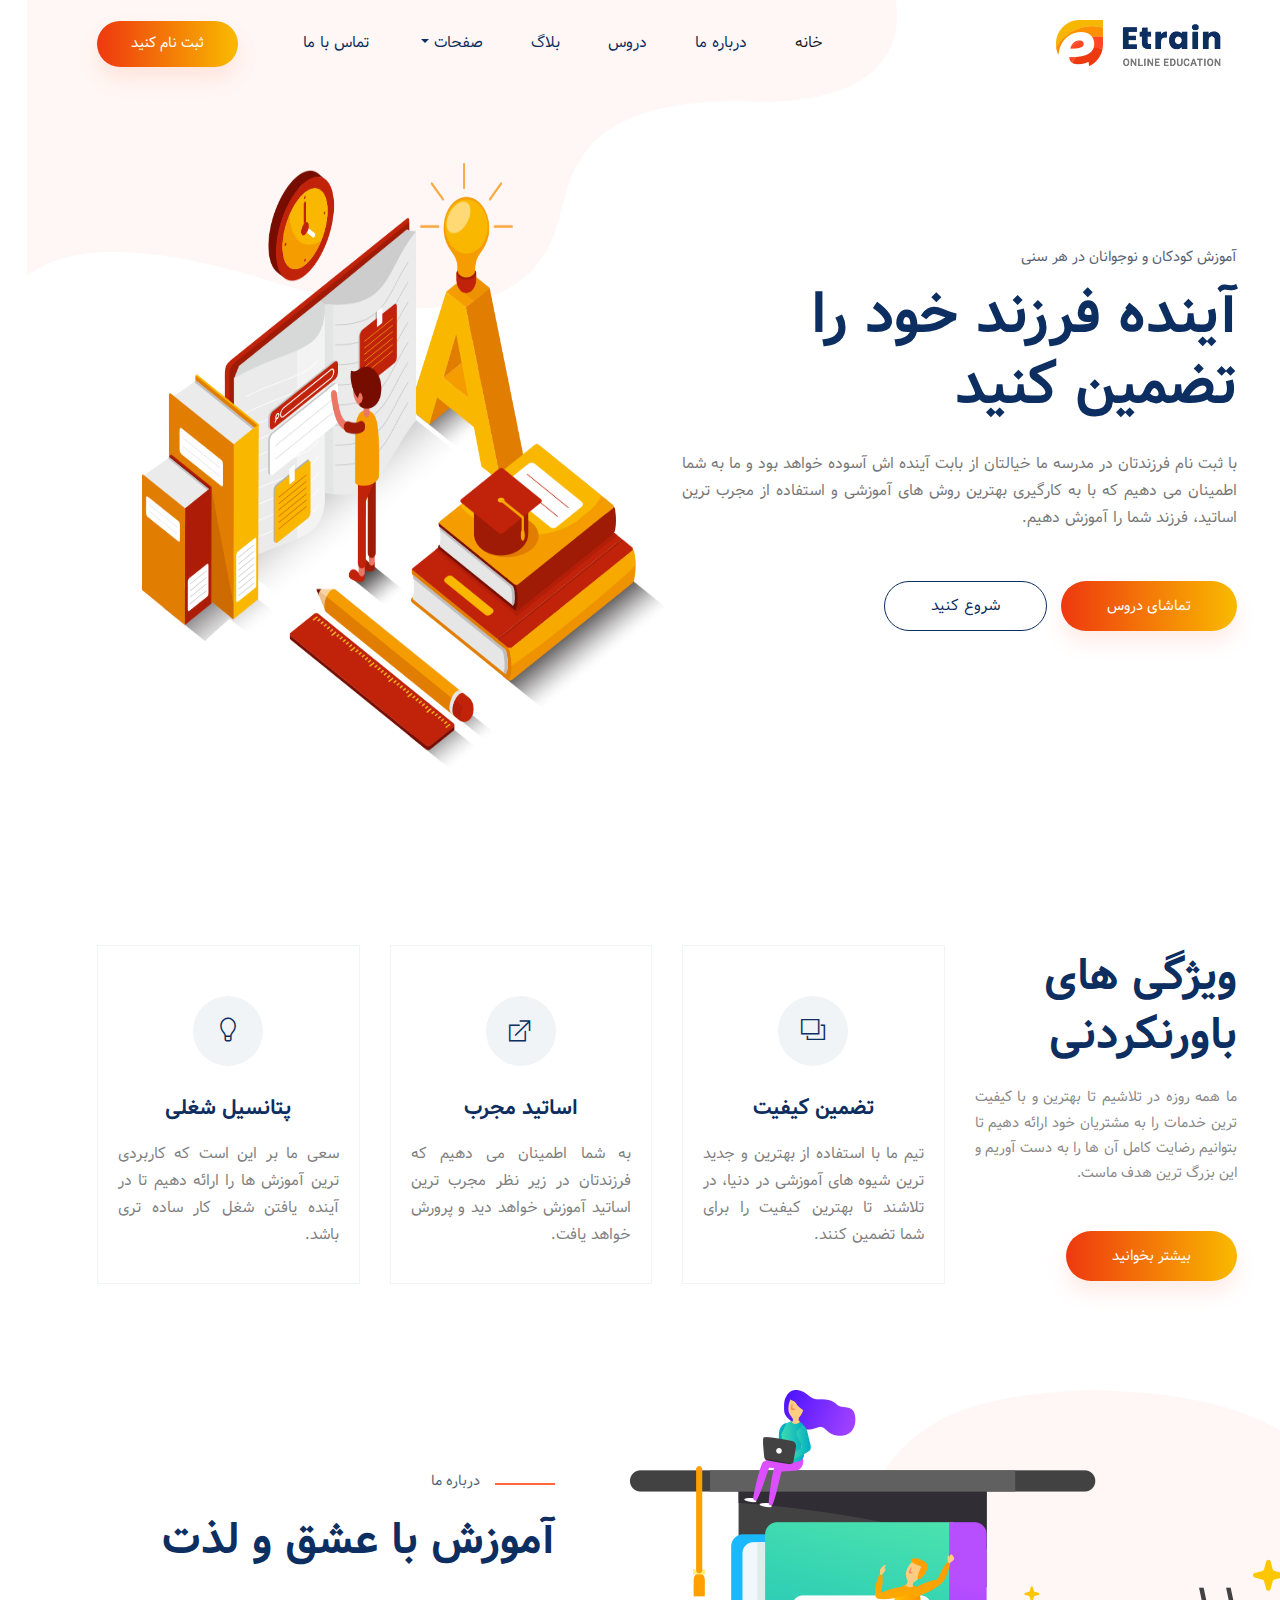
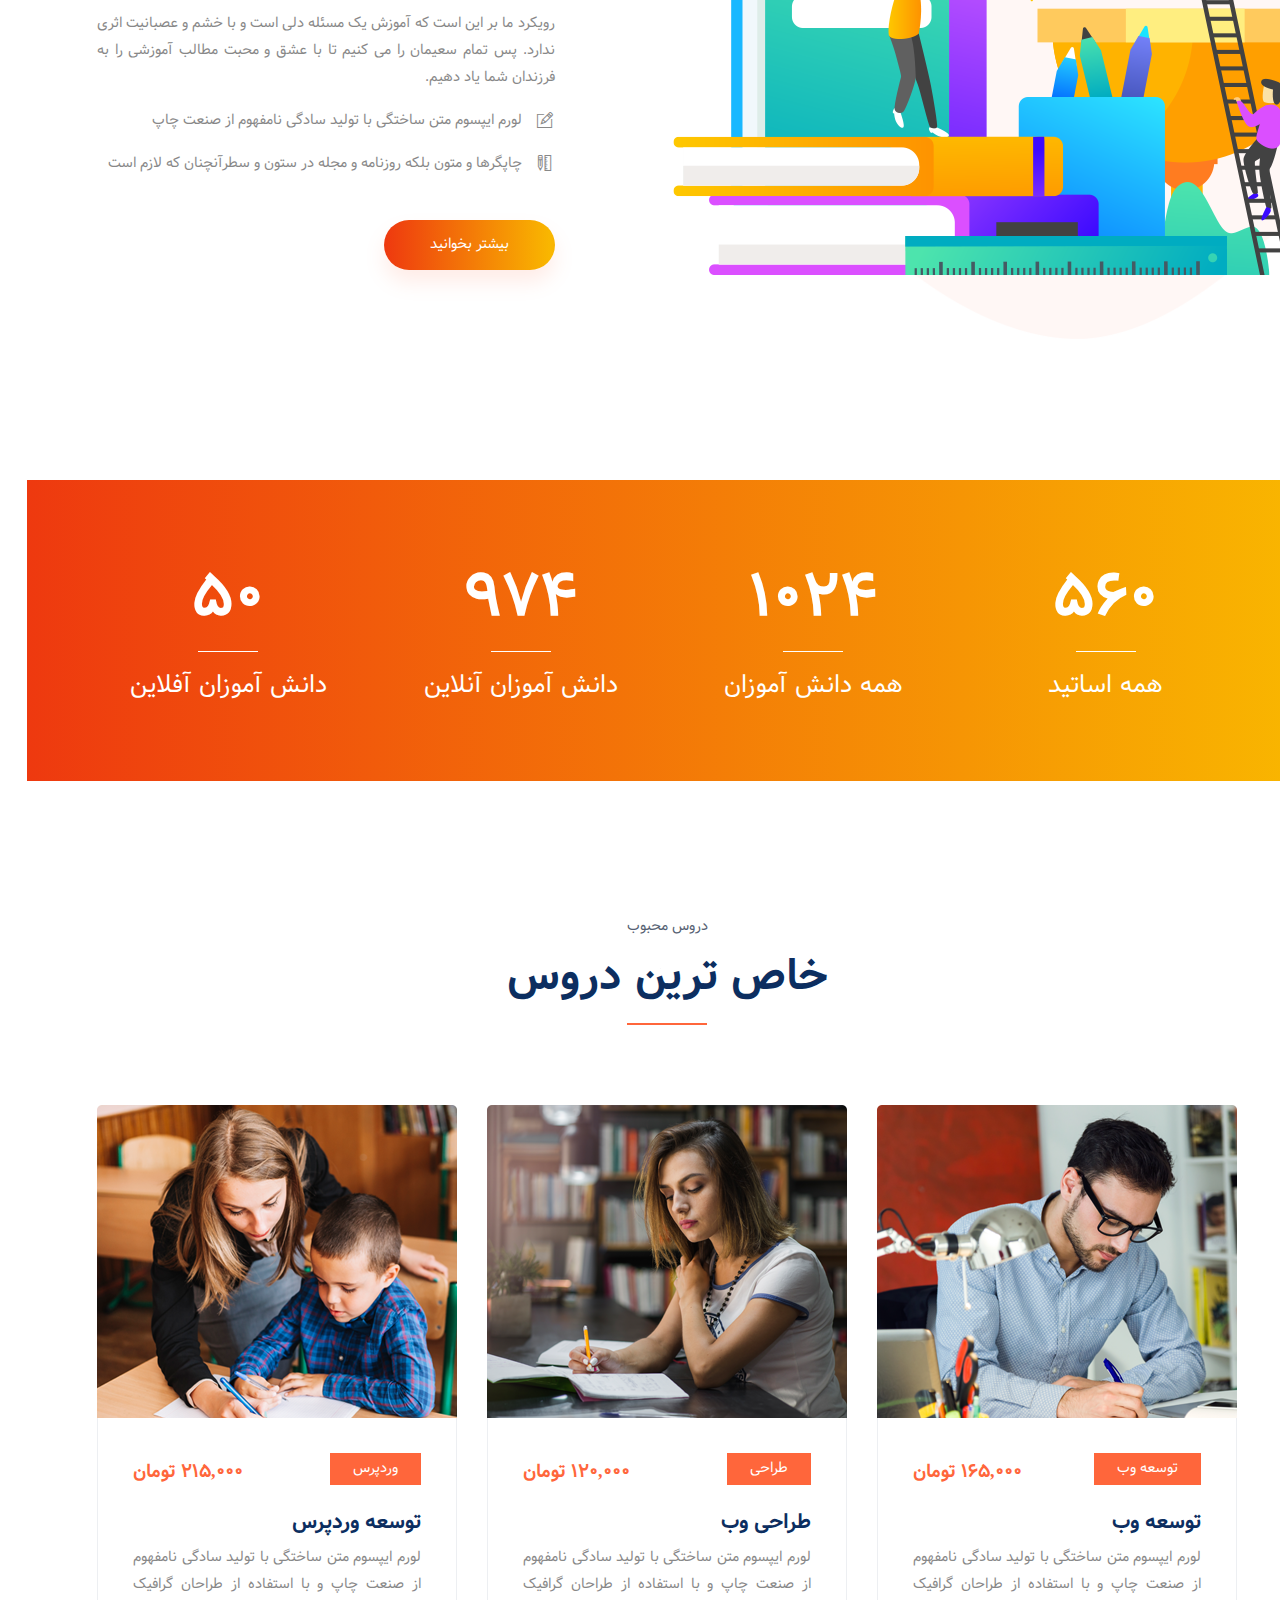
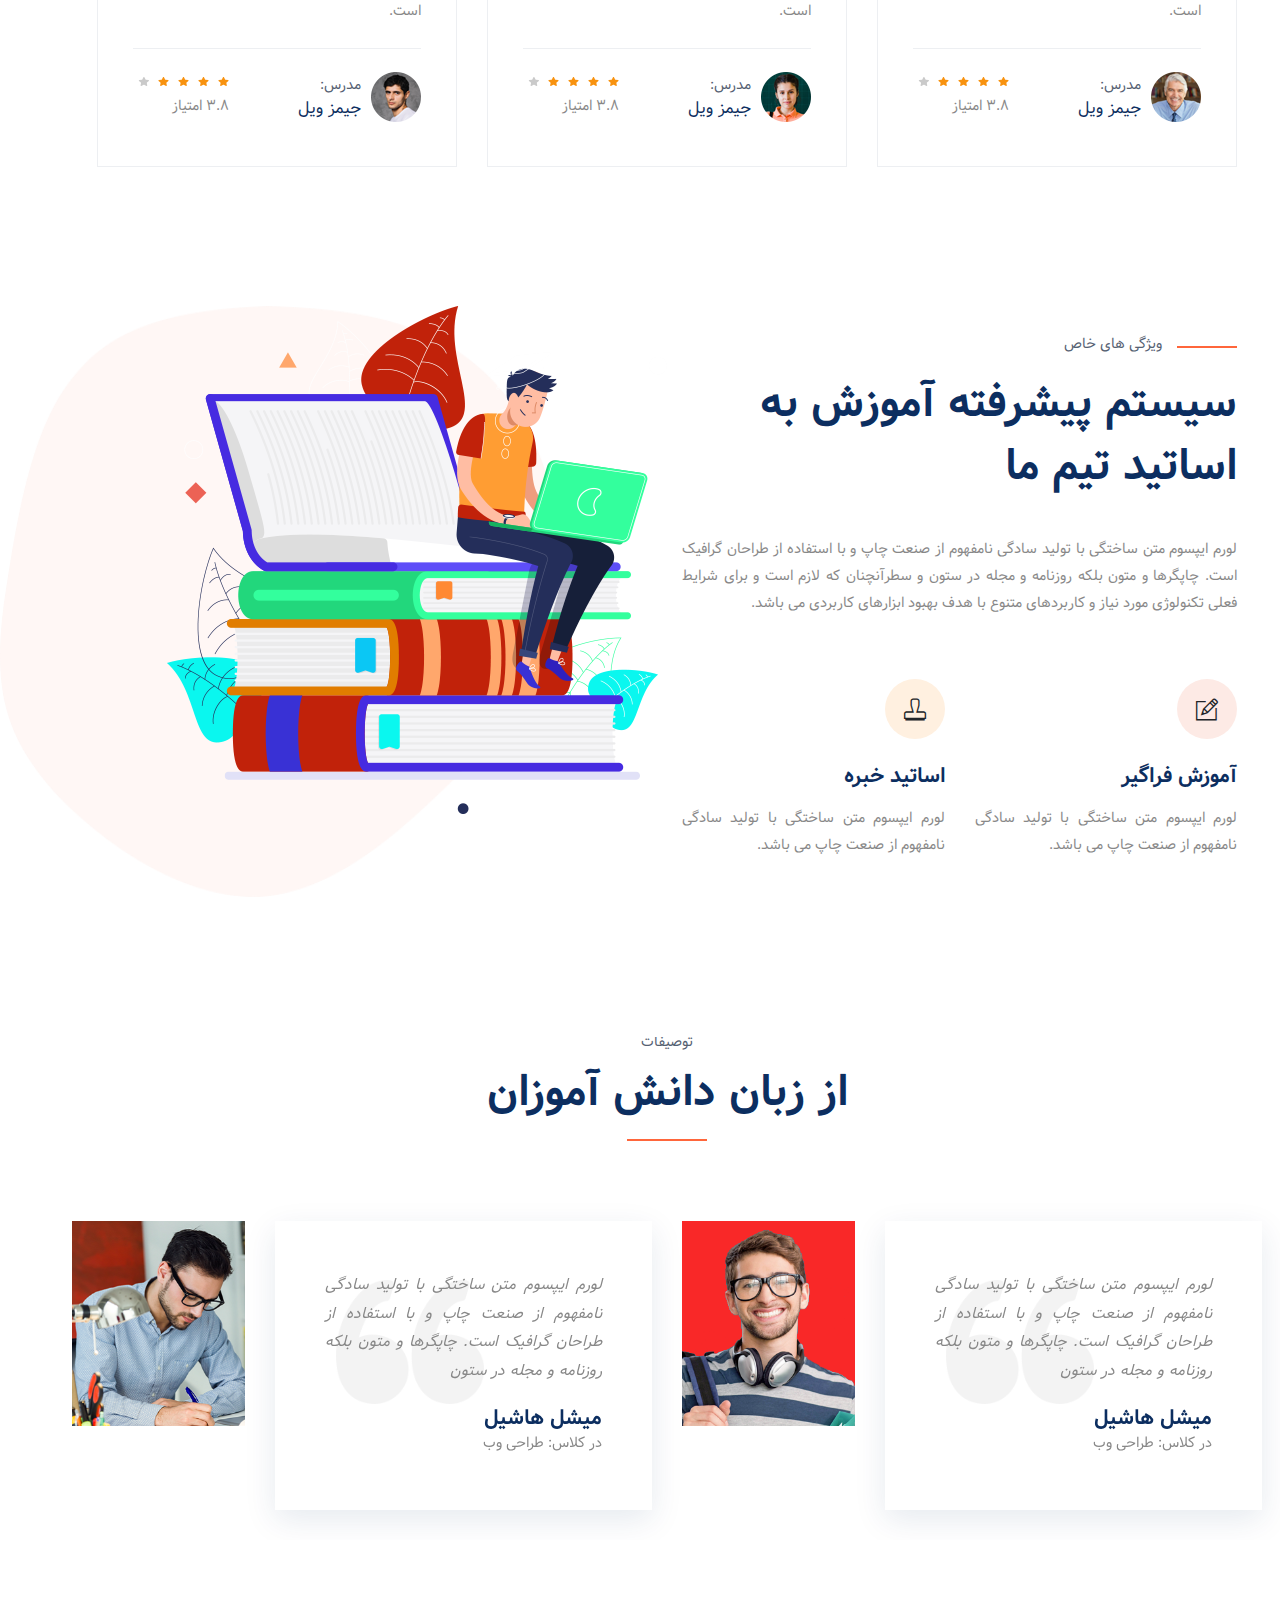
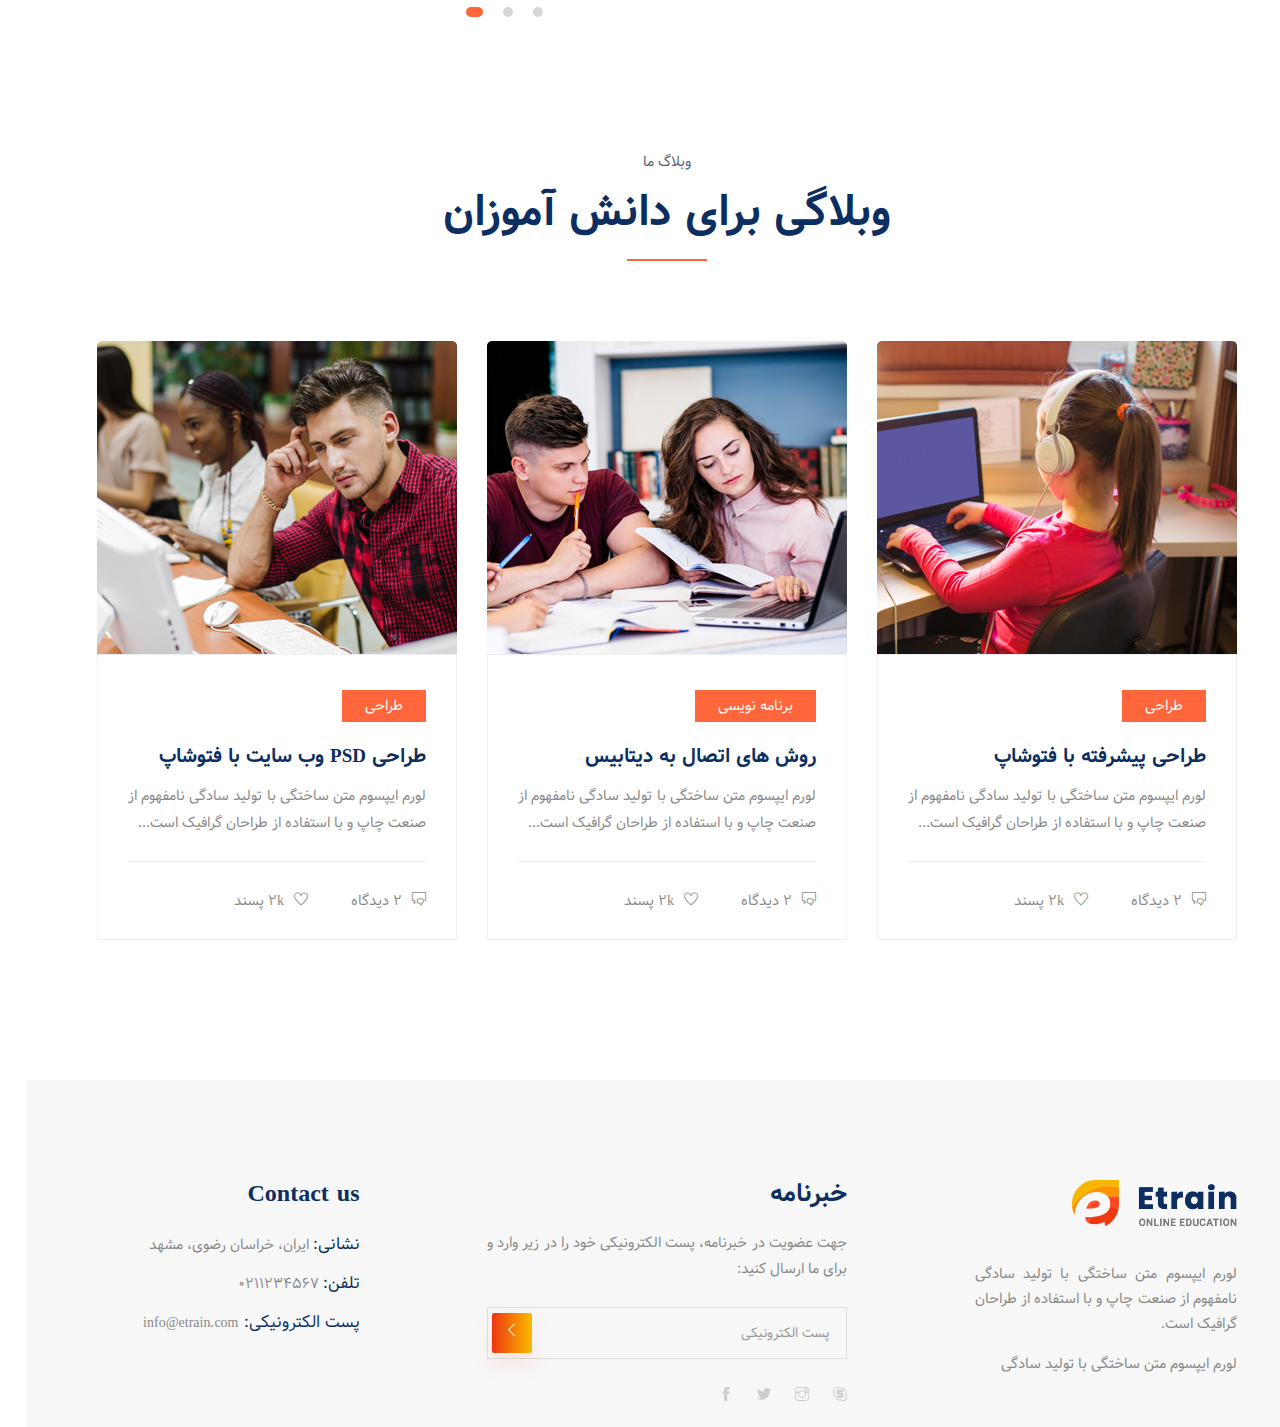
<file: index.html>
<!doctype html>
<html lang="fa" dir="rtl">


<head>
    <!-- Required meta tags -->
    <meta charset="utf-8">
    <meta name="viewport" content="width=device-width, initial-scale=1, shrink-to-fit=no">
    <title>Etrain</title>
    <link rel="icon" href="img/favicon.png">
    <!-- Bootstrap CSS -->
    <link rel="stylesheet" href="css/bootstrap.min.css">
    <!-- animate CSS -->
    <link rel="stylesheet" href="css/animate.css">
    <!-- owl carousel CSS -->
    <link rel="stylesheet" href="css/owl.carousel.min.css">
    <!-- themify CSS -->
    <link rel="stylesheet" href="css/themify-icons.css">
    <!-- flaticon CSS -->
    <link rel="stylesheet" href="css/flaticon.css">
    <!-- font awesome CSS -->
    <link rel="stylesheet" href="css/magnific-popup.css">
    <!-- swiper CSS -->
    <link rel="stylesheet" href="css/slick.css">
    <!-- style CSS -->
    <link rel="stylesheet" href="css/style.css">
</head>

<body>
    <!--::header part start::-->
    <header class="main_menu home_menu">
        <div class="container">
            <div class="row align-items-center">
                <div class="col-lg-12">
                    <nav class="navbar navbar-expand-lg navbar-light">
                        <a class="navbar-brand" href="index-2.html"> <img src="img/logo.png" alt="logo"></a>
                        <button class="navbar-toggler" type="button" data-toggle="collapse"
                            data-target="#navbarSupportedContent" aria-controls="navbarSupportedContent"
                            aria-expanded="false" aria-label="Toggle navigation">
                            <span class="navbar-toggler-icon"></span>
                        </button>

                        <div class="collapse navbar-collapse main-menu-item justify-content-end" id="navbarSupportedContent">
                            <ul class="navbar-nav align-items-center">
                                <li class="nav-item active">
                                    <a class="nav-link" href="index-2.html">خانه</a>
                                </li>
                                <li class="nav-item">
                                    <a class="nav-link" href="about.html">درباره ما</a>
                                </li>
                                <li class="nav-item">
                                    <a class="nav-link" href="courses.html">دروس</a>
                                </li>
                                <li class="nav-item">
                                    <a class="nav-link" href="blog.html">بلاگ</a>
                                </li>
                                <li class="nav-item dropdown">
                                    <a class="nav-link dropdown-toggle" href="blog.html" id="navbarDropdown" role="button" data-toggle="dropdown" aria-haspopup="true" aria-expanded="false">
                                        صفحات
                                    </a>
                                    <div class="dropdown-menu" aria-labelledby="navbarDropdown">
                                        <a class="dropdown-item" href="single-blog.html">بلاگ تکی</a>
                                        <a class="dropdown-item" href="course-details.html">جزئیات درس</a>
                                        <a class="dropdown-item" href="elements.html">اجزاء</a>
                                    </div>
                                </li>
                                <li class="nav-item">
                                    <a class="nav-link" href="contact.html">تماس با ما</a>
                                </li>
                                <li class="d-none d-lg-block">
                                    <a class="btn_1" href="#">ثبت نام کنید</a>
                                </li>
                            </ul>
                        </div>
                    </nav>
                </div>
            </div>
        </div>
    </header>
    <!-- Header part end-->

    <!-- banner part start-->
    <section class="banner_part">
        <div class="container">
            <div class="row align-items-center">
                <div class="col-lg-6 col-xl-6">
                    <div class="banner_text">
                        <div class="banner_text_iner">
                            <h5>آموزش کودکان و نوجوانان در هر سنی</h5>
                            <h1>آینده فرزند خود را تضمین کنید</h1>
                            <p>با ثبت نام فرزندتان در مدرسه ما خیالتان از بابت آینده اش آسوده خواهد بود و ما به شما اطمینان می دهیم که با به کارگیری بهترین روش های آموزشی و استفاده از مجرب ترین اساتید، فرزند شما را آموزش دهیم.</p>
                            <a href="#" class="btn_1">تماشای دروس</a>
                            <a href="#" class="btn_2">شروع کنید</a>
                        </div>
                    </div>
                </div>
            </div>
        </div>
    </section>
    <!-- banner part start-->

    <!-- feature_part start-->
    <section class="feature_part">
        <div class="container">
            <div class="row">
                <div class="col-sm-6 col-xl-3 align-self-center">
                    <div class="single_feature_text ">
                        <h2>ویژگی های<br>باورنکردنی</h2>
                        <p>ما همه روزه در تلاشیم تا بهترین و با کیفیت ترین خدمات را به مشتریان خود ارائه دهیم تا بتوانیم رضایت کامل آن ها را به دست آوریم و این بزرگ ترین هدف ماست.</p>
                        <a href="#" class="btn_1">بیشتر بخوانید</a>
                    </div>
                </div>
                <div class="col-sm-6 col-xl-3">
                    <div class="single_feature">
                        <div class="single_feature_part">
                            <span class="single_feature_icon"><i class="ti-layers"></i></span>
                            <h4>تضمین کیفیت</h4>
                            <p>تیم ما با استفاده از بهترین و جدید ترین شیوه های آموزشی در دنیا، در تلاشند تا بهترین کیفیت را برای شما تضمین کنند.</p>
                        </div>
                    </div>
                </div>
                <div class="col-sm-6 col-xl-3">
                    <div class="single_feature">
                        <div class="single_feature_part">
                            <span class="single_feature_icon"><i class="ti-new-window"></i></span>
                            <h4>اساتید مجرب</h4>
                            <p>به شما اطمینان می دهیم که فرزندتان در زیر نظر مجرب ترین اساتید آموزش خواهد دید و پرورش خواهد یافت.</p>
                        </div>
                    </div>
                </div>
                <div class="col-sm-6 col-xl-3">
                    <div class="single_feature">
                        <div class="single_feature_part single_feature_part_2">
                            <span class="single_service_icon style_icon"><i class="ti-light-bulb"></i></span>
                            <h4>پتانسیل شغلی</h4>
                            <p>سعی ما بر این است که کاربردی ترین آموزش ها را ارائه دهیم تا در آینده یافتن شغل کار ساده تری باشد.</p>
                        </div>
                    </div>
                </div>
            </div>
        </div>
    </section>
    <!-- upcoming_event part start-->

    <!-- learning part start-->
    <section class="learning_part">
        <div class="container">
            <div class="row align-items-sm-center align-items-lg-stretch">
                <div class="col-md-7 col-lg-7">
                    <div class="learning_img">
                        <img src="img/learning_img.png" alt="">
                    </div>
                </div>
                <div class="col-md-5 col-lg-5">
                    <div class="learning_member_text">
                        <h5>درباره ما</h5>
                        <h2>آموزش با عشق و لذت</h2>
                        <p>رویکرد ما بر این است که آموزش یک مسئله دلی است و با خشم و عصبانیت اثری ندارد. پس تمام سعیمان را می کنیم تا با عشق و محبت مطالب آموزشی را به فرزندان شما یاد دهیم.</p>
                        <ul>
                            <li><span class="ti-pencil-alt"></span>لورم ایپسوم متن ساختگی با تولید سادگی نامفهوم از صنعت چاپ</li>
                            <li><span class="ti-ruler-pencil"></span>چاپگرها و متون بلکه روزنامه و مجله در ستون و سطرآنچنان که لازم است</li>
                        </ul>
                        <a href="#" class="btn_1">بیشتر بخوانید</a>
                    </div>
                </div>
            </div>
        </div>
    </section>
    <!-- learning part end-->

    <!-- member_counter counter start -->
    <section class="member_counter">
        <div class="container">
            <div class="row">
                <div class="col-lg-3 col-sm-6">
                    <div class="single_member_counter">
                        <span class="counter">560</span>
                        <h4>همه اساتید</h4>
                    </div>
                </div>
                <div class="col-lg-3 col-sm-6">
                    <div class="single_member_counter">
                        <span class="counter">1024</span>
                        <h4>همه دانش آموزان</h4>
                    </div>
                </div>
                <div class="col-lg-3 col-sm-6">
                    <div class="single_member_counter">
                        <span class="counter">974</span>
                        <h4>دانش آموزان آنلاین</h4>
                    </div>
                </div>
                <div class="col-lg-3 col-sm-6">
                    <div class="single_member_counter">
                        <span class="counter">50</span>
                        <h4>دانش آموزان آفلاین</h4>
                    </div>
                </div>
            </div>
        </div>
    </section>
    <!-- member_counter counter end -->

    <!--::review_part start::-->
    <section class="special_course padding_top">
        <div class="container">
            <div class="row justify-content-center">
                <div class="col-xl-5">
                    <div class="section_tittle">
                        <p class="text-center">دروس محبوب</p>
                        <h2 class="text-center">خاص ترین دروس</h2>
                    </div>
                </div>
            </div>
            <div class="row">
                <div class="col-sm-6 col-lg-4">
                    <div class="single_special_course">
                        <img src="img/special_course_1.png" class="special_img" alt="">
                        <div class="special_course_text">
                            <a href="course-details.html" class="btn_4">توسعه وب</a>
                            <h4>165,000 تومان</h4>
                            <a href="course-details.html"><h3>توسعه وب</h3></a>
                            <p>لورم ایپسوم متن ساختگی با تولید سادگی نامفهوم از صنعت چاپ و با استفاده از طراحان گرافیک است. </p>
                            <div class="author_info">
                                <div class="author_img">
                                    <img src="img/author/author_1.png" alt="">
                                    <div class="author_info_text">
                                        <p>مدرس:</p>
                                        <h5><a href="#">جیمز ویل</a></h5>
                                    </div>
                                </div>
                                <div class="author_rating">
                                    <div class="rating">
                                        <a href="#"><img src="img/icon/color_star.svg" alt=""></a>
                                        <a href="#"><img src="img/icon/color_star.svg" alt=""></a>
                                        <a href="#"><img src="img/icon/color_star.svg" alt=""></a>
                                        <a href="#"><img src="img/icon/color_star.svg" alt=""></a>
                                        <a href="#"><img src="img/icon/star.svg" alt=""></a>
                                    </div>
                                    <p>3.8 امتیاز</p>
                                </div>
                            </div>
                        </div>
                    </div>
                </div>
                <div class="col-sm-6 col-lg-4">
                    <div class="single_special_course">
                        <img src="img/special_course_2.png" class="special_img" alt="">
                        <div class="special_course_text">
                            <a href="course-details.html" class="btn_4">طراحی</a>
                            <h4>120,000 تومان</h4>
                            <a href="course-details.html"> <h3>طراحی وب</h3></a>
                            <p>لورم ایپسوم متن ساختگی با تولید سادگی نامفهوم از صنعت چاپ و با استفاده از طراحان گرافیک است. </p>
                            <div class="author_info">
                                <div class="author_img">
                                    <img src="img/author/author_2.png" alt="">
                                    <div class="author_info_text">
                                        <p>مدرس:</p>
                                        <h5><a href="#">جیمز ویل</a></h5>
                                    </div>
                                </div>
                                <div class="author_rating">
                                    <div class="rating">
                                        <a href="#"><img src="img/icon/color_star.svg" alt=""></a>
                                        <a href="#"><img src="img/icon/color_star.svg" alt=""></a>
                                        <a href="#"><img src="img/icon/color_star.svg" alt=""></a>
                                        <a href="#"><img src="img/icon/color_star.svg" alt=""></a>
                                        <a href="#"><img src="img/icon/star.svg" alt=""></a>
                                    </div>
                                    <p>3.8 امتیاز</p>
                                </div>
                            </div>
                        </div>

                    </div>
                </div>
                <div class="col-sm-6 col-lg-4">
                    <div class="single_special_course">
                        <img src="img/special_course_3.png" class="special_img" alt="">
                        <div class="special_course_text">
                            <a href="course-details.html" class="btn_4">وردپرس</a>
                            <h4>215,000 تومان</h4>
                            <a href="course-details.html">  <h3>توسعه وردپرس</h3> </a> 
                            <p>لورم ایپسوم متن ساختگی با تولید سادگی نامفهوم از صنعت چاپ و با استفاده از طراحان گرافیک است. </p>
                            <div class="author_info">
                                <div class="author_img">
                                    <img src="img/author/author_3.png" alt="">
                                    <div class="author_info_text">
                                        <p>مدرس:</p>
                                        <h5><a href="#">جیمز ویل</a></h5>
                                    </div>
                                </div>
                                <div class="author_rating">
                                    <div class="rating">
                                        <a href="#"><img src="img/icon/color_star.svg" alt=""></a>
                                        <a href="#"><img src="img/icon/color_star.svg" alt=""></a>
                                        <a href="#"><img src="img/icon/color_star.svg" alt=""></a>
                                        <a href="#"><img src="img/icon/color_star.svg" alt=""></a>
                                        <a href="#"><img src="img/icon/star.svg" alt=""></a>
                                    </div>
                                    <p>3.8 امتیاز</p>
                                </div>
                            </div>
                        </div>
                    </div>
                </div>
            </div>
        </div>
    </section>
    <!--::blog_part end::-->

    <!-- learning part start-->
    <section class="advance_feature learning_part">
        <div class="container">
            <div class="row align-items-sm-center align-items-xl-stretch">
                <div class="col-md-6 col-lg-6">
                    <div class="learning_member_text">
                        <h5>ویژگی های خاص</h5>
                        <h2>سیستم پیشرفته آموزش به اساتید تیم ما</h2>
                        <p>لورم ایپسوم متن ساختگی با تولید سادگی نامفهوم از صنعت چاپ و با استفاده از طراحان گرافیک است. چاپگرها و متون بلکه روزنامه و مجله در ستون و سطرآنچنان که لازم است و برای شرایط فعلی تکنولوژی مورد نیاز و کاربردهای متنوع با هدف بهبود ابزارهای کاربردی می باشد. </p>
                        <div class="row">
                            <div class="col-sm-6 col-md-12 col-lg-6">
                                <div class="learning_member_text_iner">
                                    <span class="ti-pencil-alt"></span>
                                    <h4>آموزش فراگیر</h4>
                                    <p>لورم ایپسوم متن ساختگی با تولید سادگی نامفهوم از صنعت چاپ می باشد.</p>
                                </div>
                            </div>
                            <div class="col-sm-6 col-md-12 col-lg-6">
                                <div class="learning_member_text_iner">
                                    <span class="ti-stamp"></span>
                                    <h4>اساتید خبره</h4>
                                    <p>لورم ایپسوم متن ساختگی با تولید سادگی نامفهوم از صنعت چاپ می باشد.</p>
                                </div>
                            </div>
                        </div>
                    </div>
                </div>
                <div class="col-lg-6 col-md-6">
                    <div class="learning_img">
                        <img src="img/advance_feature_img.png" alt="">
                    </div>
                </div>
            </div>
        </div>
    </section>
    <!-- learning part end-->

    <!--::review_part start::-->
    <section class="testimonial_part">
        <div class="container-fluid">
            <div class="row justify-content-center">
                <div class="col-xl-5">
                    <div class="section_tittle text-center">
                        <p class="text-center">توصیفات</p>
                        <h2 class="text-center">از زبان دانش آموزان</h2>
                    </div>
                </div>
            </div>
            <div class="row">
                <div class="col-lg-12">
                    <div class="textimonial_iner owl-carousel">
                        <div class="testimonial_slider">
                            <div class="row">
                                <div class="col-lg-8 col-xl-4 col-sm-8 align-self-center">
                                    <div class="testimonial_slider_text">
                                        <p>لورم ایپسوم متن ساختگی با تولید سادگی نامفهوم از صنعت چاپ و با استفاده از طراحان گرافیک است. چاپگرها و متون بلکه روزنامه و مجله در ستون</p>
                                        <h4>میشل هاشیل</h4>
                                        <h5>در کلاس: طراحی وب</h5>
                                    </div>
                                </div>
                                <div class="col-lg-4 col-xl-2 col-sm-4">
                                    <div class="testimonial_slider_img">
                                        <img src="img/testimonial_img_1.png" alt="#">
                                    </div>
                                </div>
                                <div class="col-xl-4 d-none d-xl-block">
                                    <div class="testimonial_slider_text">
                                        <p>لورم ایپسوم متن ساختگی با تولید سادگی نامفهوم از صنعت چاپ و با استفاده از طراحان گرافیک است. چاپگرها و متون بلکه روزنامه و مجله در ستون</p>
                                        <h4>میشل هاشیل</h4>
                                        <h5>در کلاس: طراحی وب</h5>
                                    </div>
                                </div>
                                <div class="col-xl-2 d-none d-xl-block">
                                    <div class="testimonial_slider_img">
                                        <img src="img/testimonial_img_2.png" alt="#">
                                    </div>
                                </div>
                            </div>
                        </div>
                        <div class="testimonial_slider">
                            <div class="row">
                                <div class="col-lg-8 col-xl-4 col-sm-8 align-self-center">
                                    <div class="testimonial_slider_text">
                                        <p>لورم ایپسوم متن ساختگی با تولید سادگی نامفهوم از صنعت چاپ و با استفاده از طراحان گرافیک است. چاپگرها و متون بلکه روزنامه و مجله در ستون</p>
                                        <h4>میشل هاشیل</h4>
                                        <h5>در کلاس: طراحی وب</h5>
                                    </div>
                                </div>
                                <div class="col-lg-4 col-xl-2 col-sm-4">
                                    <div class="testimonial_slider_img">
                                        <img src="img/testimonial_img_3.png" alt="#">
                                    </div>
                                </div>
                                <div class="col-xl-4 d-none d-xl-block">
                                    <div class="testimonial_slider_text">
                                        <p>لورم ایپسوم متن ساختگی با تولید سادگی نامفهوم از صنعت چاپ و با استفاده از طراحان گرافیک است. چاپگرها و متون بلکه روزنامه و مجله در ستون</p>
                                        <h4>میشل هاشیل</h4>
                                        <h5>در کلاس: طراحی وب</h5>
                                    </div>
                                </div>
                                <div class="col-xl-2 d-none d-xl-block">
                                    <div class="testimonial_slider_img">
                                        <img src="img/testimonial_img_2.png" alt="#">
                                    </div>
                                </div>
                            </div>
                        </div>
                        <div class="testimonial_slider">
                            <div class="row">
                                <div class="col-lg-8 col-xl-4 col-sm-8 align-self-center">
                                    <div class="testimonial_slider_text">
                                        <p>لورم ایپسوم متن ساختگی با تولید سادگی نامفهوم از صنعت چاپ و با استفاده از طراحان گرافیک است. چاپگرها و متون بلکه روزنامه و مجله در ستون</p>
                                        <h4>میشل هاشیل</h4>
                                        <h5>در کلاس: طراحی وب</h5>
                                    </div>
                                </div>
                                <div class="col-lg-4 col-xl-2 col-sm-4">
                                    <div class="testimonial_slider_img">
                                        <img src="img/testimonial_img_3.png" alt="#">
                                    </div>
                                </div>
                                <div class="col-xl-4 d-none d-xl-block">
                                    <div class="testimonial_slider_text">
                                        <p>لورم ایپسوم متن ساختگی با تولید سادگی نامفهوم از صنعت چاپ و با استفاده از طراحان گرافیک است. چاپگرها و متون بلکه روزنامه و مجله در ستون</p>
                                        <h4>میشل هاشیل</h4>
                                        <h5>در کلاس: طراحی وب</h5>
                                    </div>
                                </div>
                                <div class="col-xl-2 d-none d-xl-block">
                                    <div class="testimonial_slider_img">
                                        <img src="img/testimonial_img_2.png" alt="#">
                                    </div>
                                </div>
                            </div>
                        </div>
                    </div>
                </div>
            </div>
        </div>
    </section>
    <!--::blog_part end::-->

    <!--::blog_part start::-->
    <section class="blog_part section_padding">
        <div class="container">
            <div class="row justify-content-center">
                <div class="col-xl-5">
                    <div class="section_tittle text-center">
                        <p class="text-center">وبلاگ ما</p>
                        <h2 class="text-center">وبلاگی برای دانش آموزان</h2>
                    </div>
                </div>
            </div>
            <div class="row">
                <div class="col-sm-6 col-lg-4 col-xl-4">
                    <div class="single-home-blog">
                        <div class="card">
                            <img src="img/blog/blog_1.png" class="card-img-top" alt="blog">
                            <div class="card-body">
                                <a href="#" class="btn_4">طراحی</a>
                                <a href="blog.html">
                                    <h5 class="card-title">طراحی پیشرفته با فتوشاپ</h5>
                                </a>
                                <p>لورم ایپسوم متن ساختگی با تولید سادگی نامفهوم از صنعت چاپ و با استفاده از طراحان گرافیک است...</p>
                                <ul>
                                    <li> <span class="ti-comments"></span>2 دیدگاه</li>
                                    <li> <span class="ti-heart"></span>2k پسند</li>
                                </ul>
                            </div>
                        </div>
                    </div>
                </div>
                <div class="col-sm-6 col-lg-4 col-xl-4">
                    <div class="single-home-blog">
                        <div class="card">
                            <img src="img/blog/blog_2.png" class="card-img-top" alt="blog">
                            <div class="card-body">
                                <a href="#" class="btn_4">برنامه نویسی</a>
                                <a href="blog.html">
                                    <h5 class="card-title">روش های اتصال به دیتابیس</h5>
                                </a>
                                <p>لورم ایپسوم متن ساختگی با تولید سادگی نامفهوم از صنعت چاپ و با استفاده از طراحان گرافیک است...</p>
                                <ul>
                                    <li> <span class="ti-comments"></span>2 دیدگاه</li>
                                    <li> <span class="ti-heart"></span>2k پسند</li>
                                </ul>
                            </div>
                        </div>
                    </div>
                </div>
                <div class="col-sm-6 col-lg-4 col-xl-4">
                    <div class="single-home-blog">
                        <div class="card">
                            <img src="img/blog/blog_3.png" class="card-img-top" alt="blog">
                            <div class="card-body">
                                <a href="#" class="btn_4">طراحی</a>
                                <a href="blog.html">
                                    <h5 class="card-title">طراحی PSD وب سایت با فتوشاپ</h5>
                                </a>
                                <p>لورم ایپسوم متن ساختگی با تولید سادگی نامفهوم از صنعت چاپ و با استفاده از طراحان گرافیک است...</p>
                                <ul>
                                    <li> <span class="ti-comments"></span>2 دیدگاه</li>
                                    <li> <span class="ti-heart"></span>2k پسند</li>
                                </ul>
                            </div>
                        </div>
                    </div>
                </div>
            </div>
        </div>
    </section>
    <!--::blog_part end::-->

    <!-- footer part start-->
    <footer class="footer-area">
        <div class="container">
            <div class="row justify-content-between">
                <div class="col-sm-6 col-md-4 col-xl-3">
                    <div class="single-footer-widget footer_1">
                        <a href="index-2.html"> <img src="img/logo.png" alt=""> </a>
                        <p>لورم ایپسوم متن ساختگی با تولید سادگی نامفهوم از صنعت چاپ و با استفاده از طراحان گرافیک است.</p>
                        <p>لورم ایپسوم متن ساختگی با تولید سادگی</p>
                    </div>
                </div>
                <div class="col-sm-6 col-md-4 col-xl-4">
                    <div class="single-footer-widget footer_2">
                        <h4>خبرنامه</h4>
                        <p>جهت عضویت در خبرنامه، پست الکترونیکی خود را در زیر وارد و برای ما ارسال کنید:</p>
                        <form action="#">
                            <div class="form-group">
                                <div class="input-group mb-3">
                                    <input type="text" class="form-control" placeholder='پست الکترونیکی'
                                        onfocus="this.placeholder = ''"
                                        onblur="this.placeholder = 'پست الکترونیکی'">
                                    <div class="input-group-append">
                                        <button class="btn btn_1" type="button"><i class="ti-angle-left"></i></button>
                                    </div>
                                </div>
                            </div>
                        </form>
                        <div class="social_icon">
                            <a href="#"> <i class="ti-facebook"></i></a>
                            <a href="#"> <i class="ti-twitter-alt"></i></a>
                            <a href="#"> <i class="ti-instagram"></i></a>
                            <a href="#"> <i class="ti-skype"></i></a>
                        </div>
                    </div>
                </div>
                <div class="col-xl-3 col-sm-6 col-md-4">
                    <div class="single-footer-widget footer_2">
                        <h4>Contact us</h4>
                        <div class="contact_info">
                            <p><span> نشانی:</span> ایران، خراسان رضوی، مشهد</p>
                            <p><span> تلفن:</span> 0211234567</p>
                            <p><span> پست الکترونیکی: </span>info@etrain.com</p>
                        </div>
                    </div>
                </div>
            </div>

        </div>
        
    </footer>
    <!-- footer part end-->

    <!-- jquery plugins here-->
    <!-- jquery -->
    <script src="js/jquery-1.12.1.min.js"></script>
    <!-- popper js -->
    <script src="js/popper.min.js"></script>
    <!-- bootstrap js -->
    <script src="js/bootstrap.min.js"></script>
    <!-- easing js -->
    <script src="js/jquery.magnific-popup.js"></script>
    <!-- swiper js -->
    <script src="js/swiper.min.js"></script>
    <!-- swiper js -->
    <script src="js/masonry.pkgd.js"></script>
    <!-- particles js -->
    <script src="js/owl.carousel.min.js"></script>
    <script src="js/jquery.nice-select.min.js"></script>
    <!-- swiper js -->
    <script src="js/slick.min.js"></script>
    <script src="js/jquery.counterup.min.js"></script>
    <script src="js/waypoints.min.js"></script>
    <!-- custom js -->
    <script src="js/custom.js"></script>
</body>


</html>
</file>
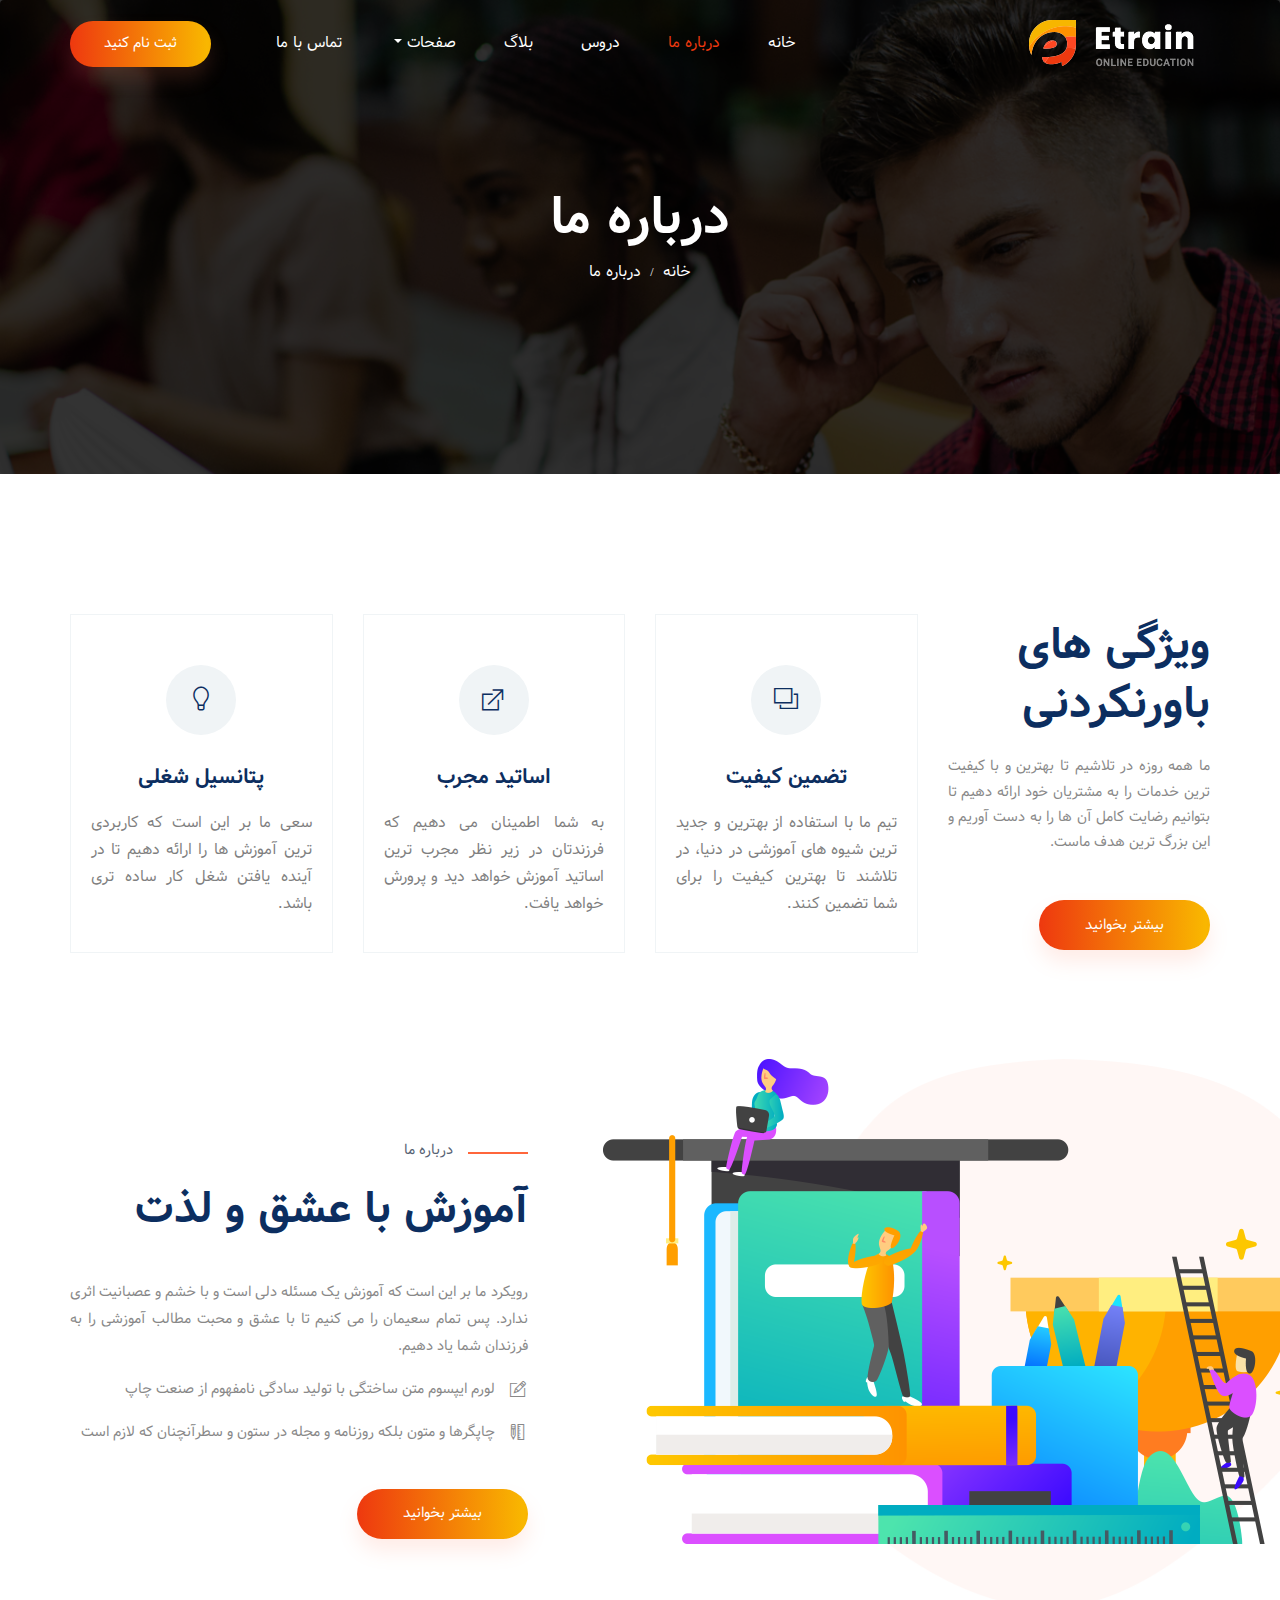
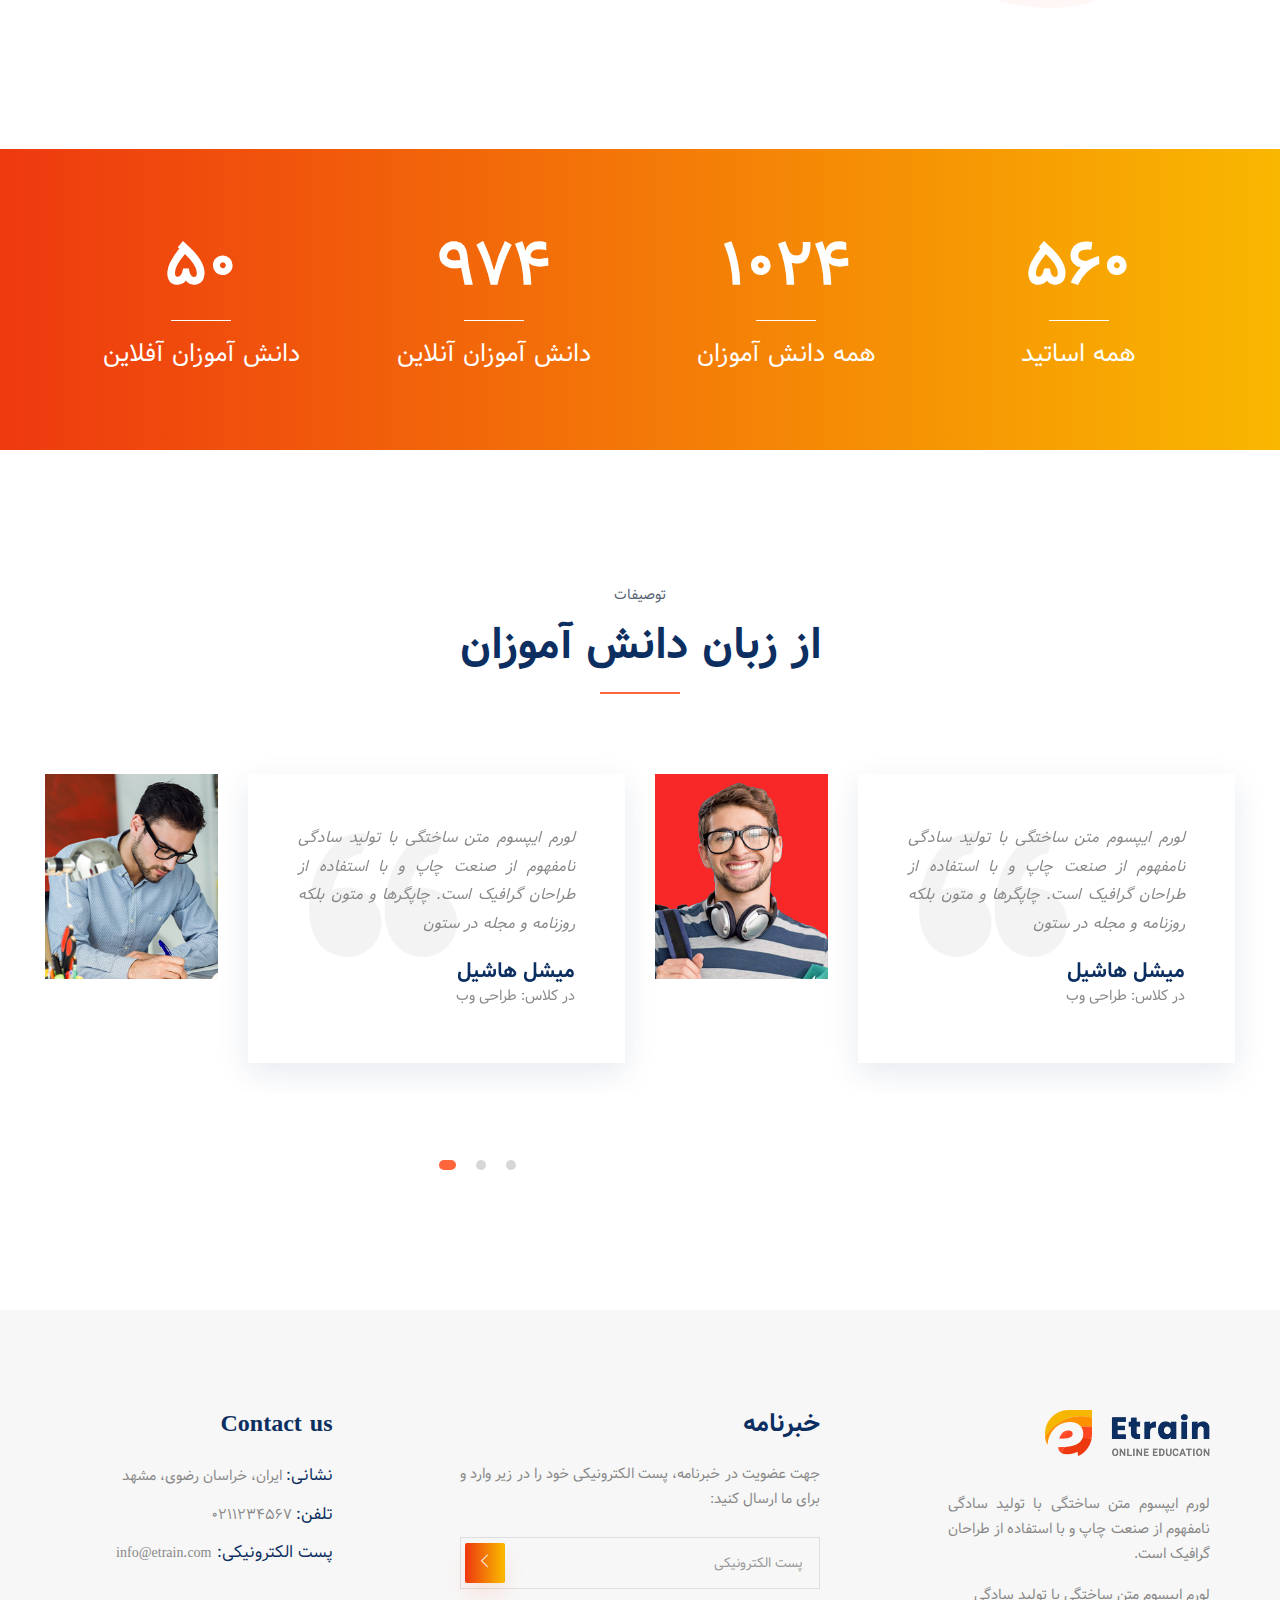
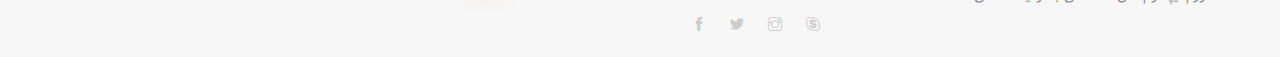
<file: about.html>
<!doctype html>
<html lang="fa" dir="rtl">


<head>
    <!-- Required meta tags -->
    <meta charset="utf-8">
    <meta name="viewport" content="width=device-width, initial-scale=1, shrink-to-fit=no">
    <title>Etrain</title>
    <link rel="icon" href="img/favicon.png">
    <!-- Bootstrap CSS -->
    <link rel="stylesheet" href="css/bootstrap.min.css">
    <!-- animate CSS -->
    <link rel="stylesheet" href="css/animate.css">
    <!-- owl carousel CSS -->
    <link rel="stylesheet" href="css/owl.carousel.min.css">
    <!-- themify CSS -->
    <link rel="stylesheet" href="css/themify-icons.css">
    <!-- flaticon CSS -->
    <link rel="stylesheet" href="css/flaticon.css">
    <!-- font awesome CSS -->
    <link rel="stylesheet" href="css/magnific-popup.css">
    <!-- swiper CSS -->
    <link rel="stylesheet" href="css/slick.css">
    <!-- style CSS -->
    <link rel="stylesheet" href="css/style.css">
</head>

<body>
    <!--::header part start::-->
    <header class="main_menu single_page_menu">
        <div class="container">
            <div class="row align-items-center">
                <div class="col-lg-12">
                    <nav class="navbar navbar-expand-lg navbar-light">
                        <a class="navbar-brand logo_1" href="index-2.html"> <img src="img/single_page_logo.png" alt="logo"> </a>
                        <a class="navbar-brand logo_2" href="index-2.html"> <img src="img/logo.png" alt="logo"> </a>
                        <button class="navbar-toggler" type="button" data-toggle="collapse"
                            data-target="#navbarSupportedContent" aria-controls="navbarSupportedContent"
                            aria-expanded="false" aria-label="Toggle navigation">
                            <span class="navbar-toggler-icon"></span>
                        </button>

                        <div class="collapse navbar-collapse main-menu-item justify-content-end"
                            id="navbarSupportedContent">
                            <ul class="navbar-nav align-items-center">
                                <li class="nav-item">
                                    <a class="nav-link" href="index-2.html">خانه</a>
                                </li>
                                <li class="nav-item active">
                                    <a class="nav-link" href="about.html">درباره ما</a>
                                </li>
                                <li class="nav-item">
                                    <a class="nav-link" href="courses.html">دروس</a>
                                </li>
                                <li class="nav-item">
                                    <a class="nav-link" href="blog.html">بلاگ</a>
                                </li>
                                <li class="nav-item dropdown">
                                    <a class="nav-link dropdown-toggle" href="blog.html" id="navbarDropdown" role="button" data-toggle="dropdown" aria-haspopup="true" aria-expanded="false">
                                        صفحات
                                    </a>
                                    <div class="dropdown-menu" aria-labelledby="navbarDropdown">
                                        <a class="dropdown-item" href="single-blog.html">بلاگ تکی</a>
                                        <a class="dropdown-item" href="course-details.html">جزئیات درس</a>
                                        <a class="dropdown-item" href="elements.html">اجزاء</a>
                                    </div>
                                </li>
                                <li class="nav-item">
                                    <a class="nav-link" href="contact.html">تماس با ما</a>
                                </li>
                                <li class="d-none d-lg-block">
                                    <a class="btn_1" href="#">ثبت نام کنید</a>
                                </li>
                            </ul>
                        </div>
                    </nav>
                </div>
            </div>
        </div>
    </header>
    <!-- Header part end-->

    <!-- breadcrumb start-->
    <section class="breadcrumb breadcrumb_bg">
        <div class="container">
            <div class="row">
                <div class="col-lg-12">
                    <div class="breadcrumb_iner text-center">
                        <div class="breadcrumb_iner_item">
                            <h2 class="text-center">درباره ما</h2>
                            <p class="text-center">خانه<span> / </span>درباره ما</p>
                        </div>
                    </div>
                </div>
            </div>
        </div>
    </section>
    <!-- breadcrumb start-->

    <!-- feature_part start-->
    <section class="feature_part single_feature_padding">
        <div class="container">
            <div class="row">
                <div class="col-sm-6 col-xl-3 align-self-center">
                    <div class="single_feature_text ">
                        <h2>ویژگی های<br>باورنکردنی</h2>
                        <p>ما همه روزه در تلاشیم تا بهترین و با کیفیت ترین خدمات را به مشتریان خود ارائه دهیم تا بتوانیم رضایت کامل آن ها را به دست آوریم و این بزرگ ترین هدف ماست.</p>
                        <a href="#" class="btn_1">بیشتر بخوانید</a>
                    </div>
                </div>
                <div class="col-sm-6 col-xl-3">
                    <div class="single_feature">
                        <div class="single_feature_part">
                            <span class="single_feature_icon"><i class="ti-layers"></i></span>
                            <h4>تضمین کیفیت</h4>
                            <p>تیم ما با استفاده از بهترین و جدید ترین شیوه های آموزشی در دنیا، در تلاشند تا بهترین کیفیت را برای شما تضمین کنند.</p>
                        </div>
                    </div>
                </div>
                <div class="col-sm-6 col-xl-3">
                    <div class="single_feature">
                        <div class="single_feature_part">
                            <span class="single_feature_icon"><i class="ti-new-window"></i></span>
                            <h4>اساتید مجرب</h4>
                            <p>به شما اطمینان می دهیم که فرزندتان در زیر نظر مجرب ترین اساتید آموزش خواهد دید و پرورش خواهد یافت.</p>
                        </div>
                    </div>
                </div>
                <div class="col-sm-6 col-xl-3">
                    <div class="single_feature">
                        <div class="single_feature_part single_feature_part_2">
                            <span class="single_service_icon style_icon"><i class="ti-light-bulb"></i></span>
                            <h4>پتانسیل شغلی</h4>
                            <p>سعی ما بر این است که کاربردی ترین آموزش ها را ارائه دهیم تا در آینده یافتن شغل کار ساده تری باشد.</p>
                        </div>
                    </div>
                </div>
            </div>
        </div>
    </section>
    <!-- upcoming_event part start-->

    <!-- learning part start-->
    <section class="learning_part">
        <div class="container">
            <div class="row align-items-sm-center align-items-lg-stretch">
                <div class="col-md-7 col-lg-7">
                    <div class="learning_img">
                        <img src="img/learning_img.png" alt="">
                    </div>
                </div>
                <div class="col-md-5 col-lg-5">
                    <div class="learning_member_text">
                        <h5>درباره ما</h5>
                        <h2>آموزش با عشق و لذت</h2>
                        <p>رویکرد ما بر این است که آموزش یک مسئله دلی است و با خشم و عصبانیت اثری ندارد. پس تمام سعیمان را می کنیم تا با عشق و محبت مطالب آموزشی را به فرزندان شما یاد دهیم.</p>
                        <ul>
                            <li><span class="ti-pencil-alt"></span>لورم ایپسوم متن ساختگی با تولید سادگی نامفهوم از صنعت چاپ</li>
                            <li><span class="ti-ruler-pencil"></span>چاپگرها و متون بلکه روزنامه و مجله در ستون و سطرآنچنان که لازم است</li>
                        </ul>
                        <a href="#" class="btn_1">بیشتر بخوانید</a>
                    </div>
                </div>
            </div>
        </div>
    </section>
    <!-- learning part end-->

    <!-- member_counter counter start -->
    <section class="member_counter">
        <div class="container">
            <div class="row">
                <div class="col-lg-3 col-sm-6">
                    <div class="single_member_counter">
                        <span class="counter">560</span>
                        <h4>همه اساتید</h4>
                    </div>
                </div>
                <div class="col-lg-3 col-sm-6">
                    <div class="single_member_counter">
                        <span class="counter">1024</span>
                        <h4>همه دانش آموزان</h4>
                    </div>
                </div>
                <div class="col-lg-3 col-sm-6">
                    <div class="single_member_counter">
                        <span class="counter">974</span>
                        <h4>دانش آموزان آنلاین</h4>
                    </div>
                </div>
                <div class="col-lg-3 col-sm-6">
                    <div class="single_member_counter">
                        <span class="counter">50</span>
                        <h4>دانش آموزان آفلاین</h4>
                    </div>
                </div>
            </div>
        </div>
    </section>
    <!-- member_counter counter end -->

    <!--::review_part start::-->
    <section class="testimonial_part section_padding">
        <div class="container-fluid">
            <div class="row justify-content-center">
                <div class="col-xl-5">
                    <div class="section_tittle text-center">
                        <p class="text-center">توصیفات</p>
                        <h2 class="text-center">از زبان دانش آموزان</h2>
                    </div>
                </div>
            </div>
            <div class="row">
                <div class="col-lg-12">
                    <div class="textimonial_iner owl-carousel">
                        <div class="testimonial_slider">
                            <div class="row">
                                <div class="col-lg-8 col-xl-4 col-sm-8 align-self-center">
                                    <div class="testimonial_slider_text">
                                        <p>لورم ایپسوم متن ساختگی با تولید سادگی نامفهوم از صنعت چاپ و با استفاده از طراحان گرافیک است. چاپگرها و متون بلکه روزنامه و مجله در ستون</p>
                                        <h4>میشل هاشیل</h4>
                                        <h5>در کلاس: طراحی وب</h5>
                                    </div>
                                </div>
                                <div class="col-lg-4 col-xl-2 col-sm-4">
                                    <div class="testimonial_slider_img">
                                        <img src="img/testimonial_img_1.png" alt="#">
                                    </div>
                                </div>
                                <div class="col-xl-4 d-none d-xl-block">
                                    <div class="testimonial_slider_text">
                                        <p>لورم ایپسوم متن ساختگی با تولید سادگی نامفهوم از صنعت چاپ و با استفاده از طراحان گرافیک است. چاپگرها و متون بلکه روزنامه و مجله در ستون</p>
                                        <h4>میشل هاشیل</h4>
                                        <h5>در کلاس: طراحی وب</h5>
                                    </div>
                                </div>
                                <div class="col-xl-2 d-none d-xl-block">
                                    <div class="testimonial_slider_img">
                                        <img src="img/testimonial_img_2.png" alt="#">
                                    </div>
                                </div>
                            </div>
                        </div>
                        <div class="testimonial_slider">
                            <div class="row">
                                <div class="col-lg-8 col-xl-4 col-sm-8 align-self-center">
                                    <div class="testimonial_slider_text">
                                        <p>لورم ایپسوم متن ساختگی با تولید سادگی نامفهوم از صنعت چاپ و با استفاده از طراحان گرافیک است. چاپگرها و متون بلکه روزنامه و مجله در ستون</p>
                                        <h4>میشل هاشیل</h4>
                                        <h5>در کلاس: طراحی وب</h5>
                                    </div>
                                </div>
                                <div class="col-lg-4 col-xl-2 col-sm-4">
                                    <div class="testimonial_slider_img">
                                        <img src="img/testimonial_img_3.png" alt="#">
                                    </div>
                                </div>
                                <div class="col-xl-4 d-none d-xl-block">
                                    <div class="testimonial_slider_text">
                                        <p>لورم ایپسوم متن ساختگی با تولید سادگی نامفهوم از صنعت چاپ و با استفاده از طراحان گرافیک است. چاپگرها و متون بلکه روزنامه و مجله در ستون</p>
                                        <h4>میشل هاشیل</h4>
                                        <h5>در کلاس: طراحی وب</h5>
                                    </div>
                                </div>
                                <div class="col-xl-2 d-none d-xl-block">
                                    <div class="testimonial_slider_img">
                                        <img src="img/testimonial_img_2.png" alt="#">
                                    </div>
                                </div>
                            </div>
                        </div>
                        <div class="testimonial_slider">
                            <div class="row">
                                <div class="col-lg-8 col-xl-4 col-sm-8 align-self-center">
                                    <div class="testimonial_slider_text">
                                        <p>لورم ایپسوم متن ساختگی با تولید سادگی نامفهوم از صنعت چاپ و با استفاده از طراحان گرافیک است. چاپگرها و متون بلکه روزنامه و مجله در ستون</p>
                                        <h4>میشل هاشیل</h4>
                                        <h5>در کلاس: طراحی وب</h5>
                                    </div>
                                </div>
                                <div class="col-lg-4 col-xl-2 col-sm-4">
                                    <div class="testimonial_slider_img">
                                        <img src="img/testimonial_img_3.png" alt="#">
                                    </div>
                                </div>
                                <div class="col-xl-4 d-none d-xl-block">
                                    <div class="testimonial_slider_text">
                                        <p>لورم ایپسوم متن ساختگی با تولید سادگی نامفهوم از صنعت چاپ و با استفاده از طراحان گرافیک است. چاپگرها و متون بلکه روزنامه و مجله در ستون</p>
                                        <h4>میشل هاشیل</h4>
                                        <h5>در کلاس: طراحی وب</h5>
                                    </div>
                                </div>
                                <div class="col-xl-2 d-none d-xl-block">
                                    <div class="testimonial_slider_img">
                                        <img src="img/testimonial_img_2.png" alt="#">
                                    </div>
                                </div>
                            </div>
                        </div>
                    </div>
                </div>
            </div>
        </div>
    </section>
    <!--::blog_part end::-->

    <!-- footer part start-->
    <footer class="footer-area">
        <div class="container">
            <div class="row justify-content-between">
                <div class="col-sm-6 col-md-4 col-xl-3">
                    <div class="single-footer-widget footer_1">
                        <a href="index-2.html"> <img src="img/logo.png" alt=""> </a>
                        <p>لورم ایپسوم متن ساختگی با تولید سادگی نامفهوم از صنعت چاپ و با استفاده از طراحان گرافیک است.</p>
                        <p>لورم ایپسوم متن ساختگی با تولید سادگی</p>
                    </div>
                </div>
                <div class="col-sm-6 col-md-4 col-xl-4">
                    <div class="single-footer-widget footer_2">
                        <h4>خبرنامه</h4>
                        <p>جهت عضویت در خبرنامه، پست الکترونیکی خود را در زیر وارد و برای ما ارسال کنید:</p>
                        <form action="#">
                            <div class="form-group">
                                <div class="input-group mb-3">
                                    <input type="text" class="form-control" placeholder='پست الکترونیکی'
                                        onfocus="this.placeholder = ''"
                                        onblur="this.placeholder = 'پست الکترونیکی'">
                                    <div class="input-group-append">
                                        <button class="btn btn_1" type="button"><i class="ti-angle-left"></i></button>
                                    </div>
                                </div>
                            </div>
                        </form>
                        <div class="social_icon">
                            <a href="#"> <i class="ti-facebook"></i></a>
                            <a href="#"> <i class="ti-twitter-alt"></i></a>
                            <a href="#"> <i class="ti-instagram"></i></a>
                            <a href="#"> <i class="ti-skype"></i></a>
                        </div>
                    </div>
                </div>
                <div class="col-xl-3 col-sm-6 col-md-4">
                    <div class="single-footer-widget footer_2">
                        <h4>Contact us</h4>
                        <div class="contact_info">
                            <p><span> نشانی:</span> ایران، خراسان رضوی، مشهد</p>
                            <p><span> تلفن:</span> 0211234567</p>
                            <p><span> پست الکترونیکی: </span>info@etrain.com</p>
                        </div>
                    </div>
                </div>
            </div>

        </div>
        
    </footer>
    <!-- footer part end-->

    <!-- jquery plugins here-->
    <!-- jquery -->
    <script src="js/jquery-1.12.1.min.js"></script>
    <!-- popper js -->
    <script src="js/popper.min.js"></script>
    <!-- bootstrap js -->
    <script src="js/bootstrap.min.js"></script>
    <!-- easing js -->
    <script src="js/jquery.magnific-popup.js"></script>
    <!-- swiper js -->
    <script src="js/swiper.min.js"></script>
    <!-- swiper js -->
    <script src="js/masonry.pkgd.js"></script>
    <!-- particles js -->
    <script src="js/owl.carousel.min.js"></script>
    <script src="js/jquery.nice-select.min.js"></script>
    <!-- swiper js -->
    <script src="js/slick.min.js"></script>
    <script src="js/jquery.counterup.min.js"></script>
    <script src="js/waypoints.min.js"></script>
    <!-- custom js -->
    <script src="js/custom.js"></script>
</body>


</html>
</file>
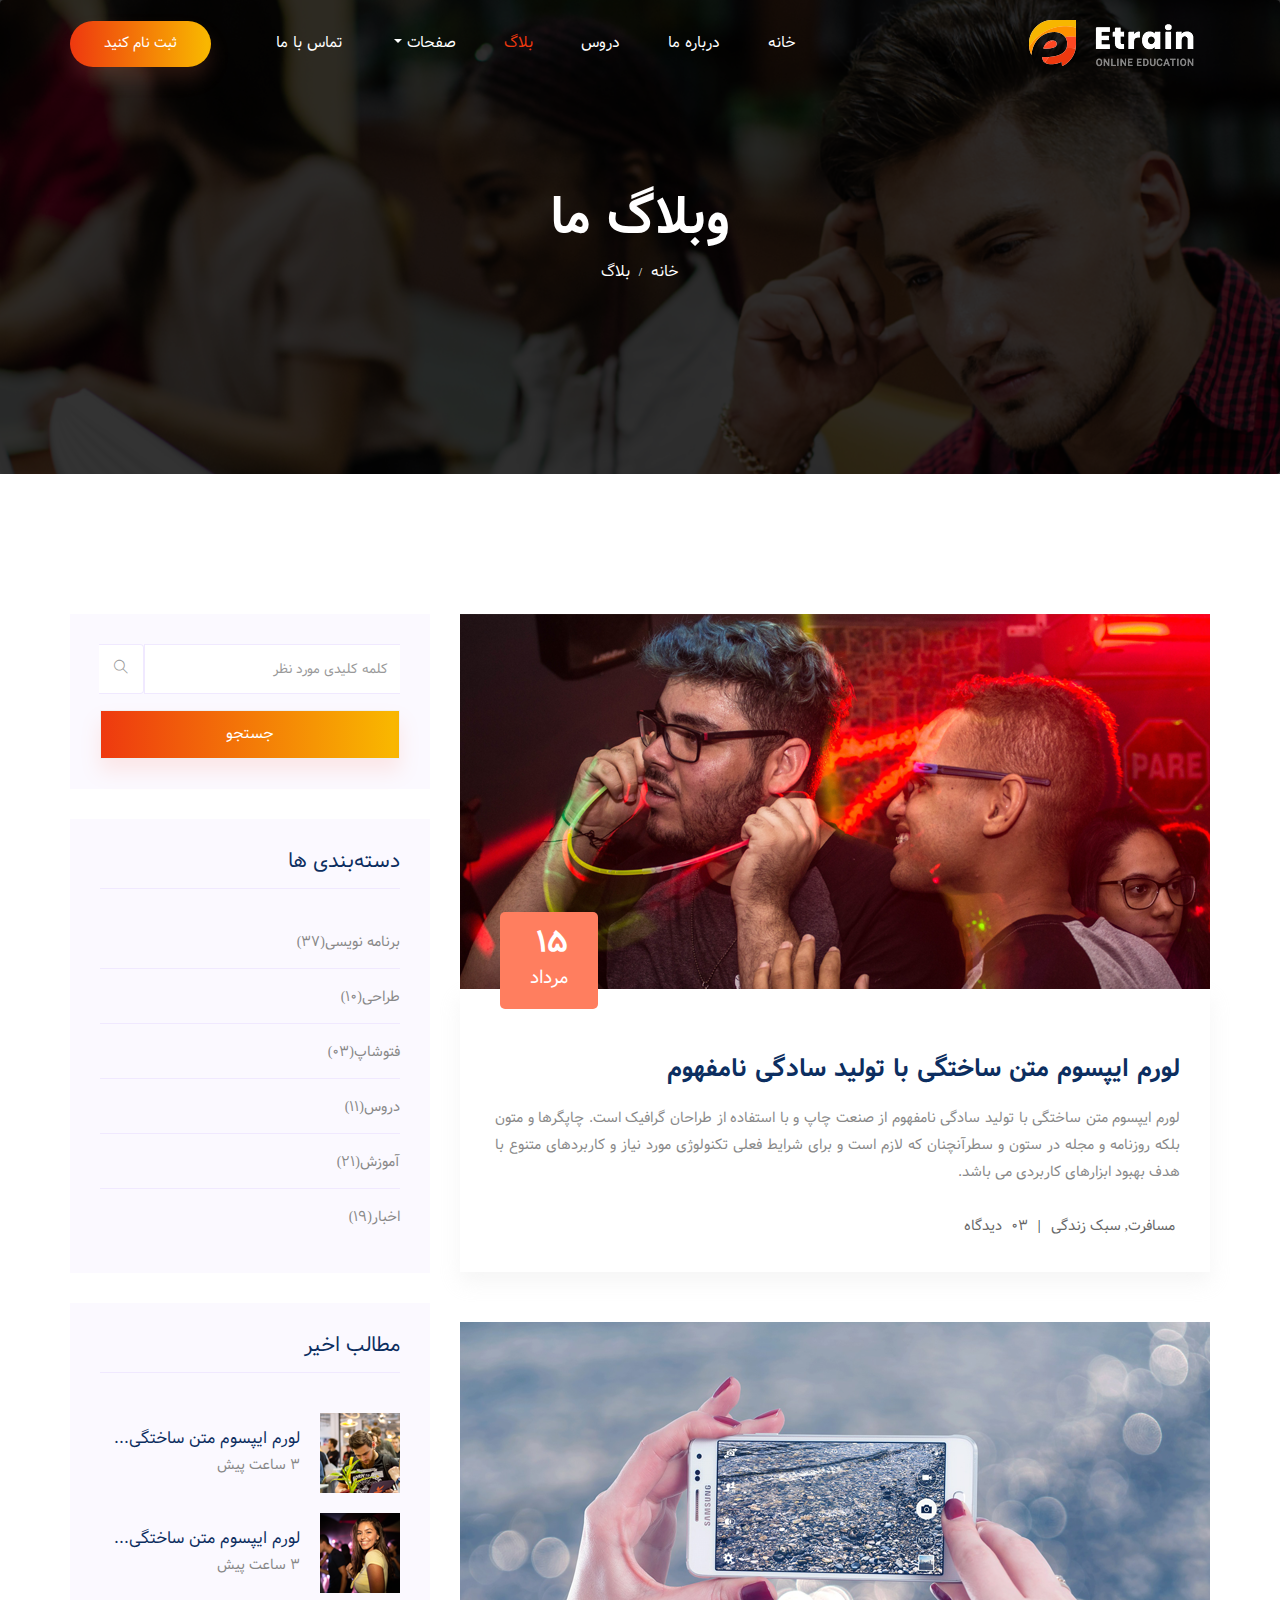
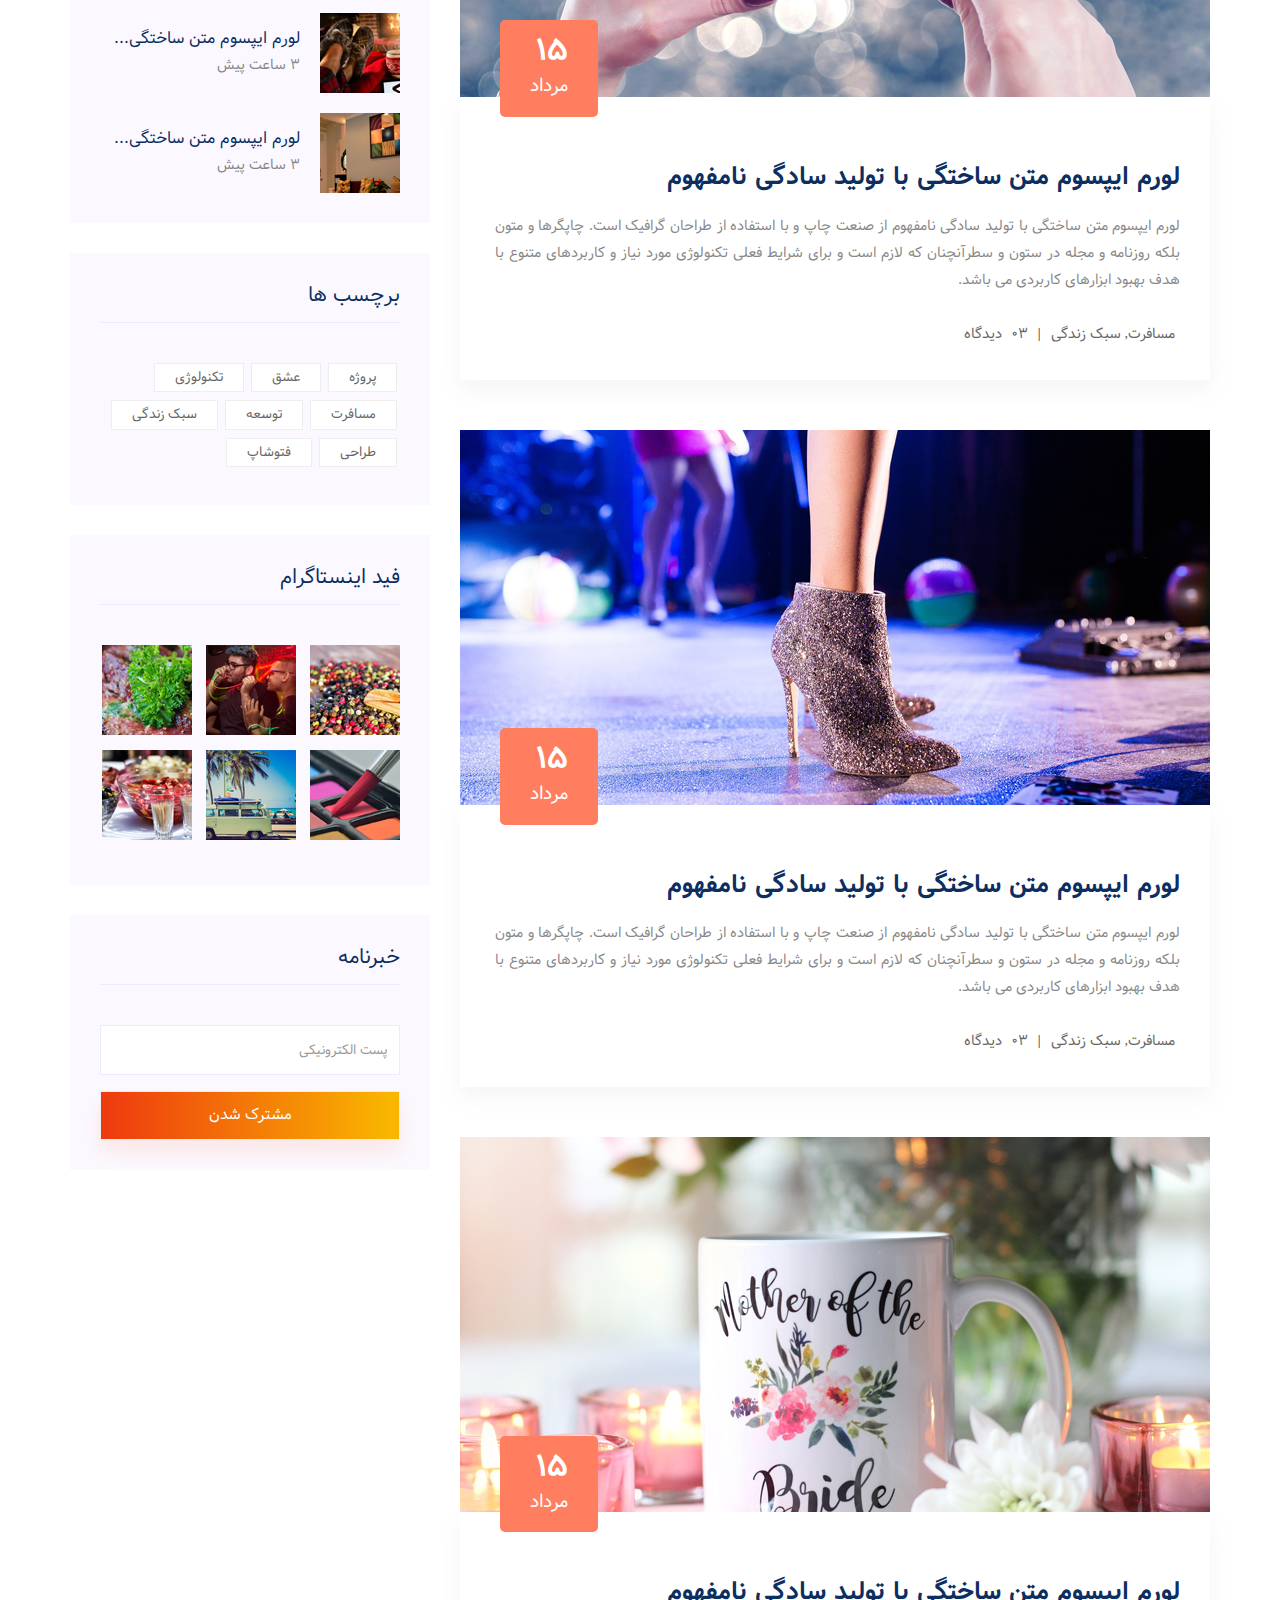
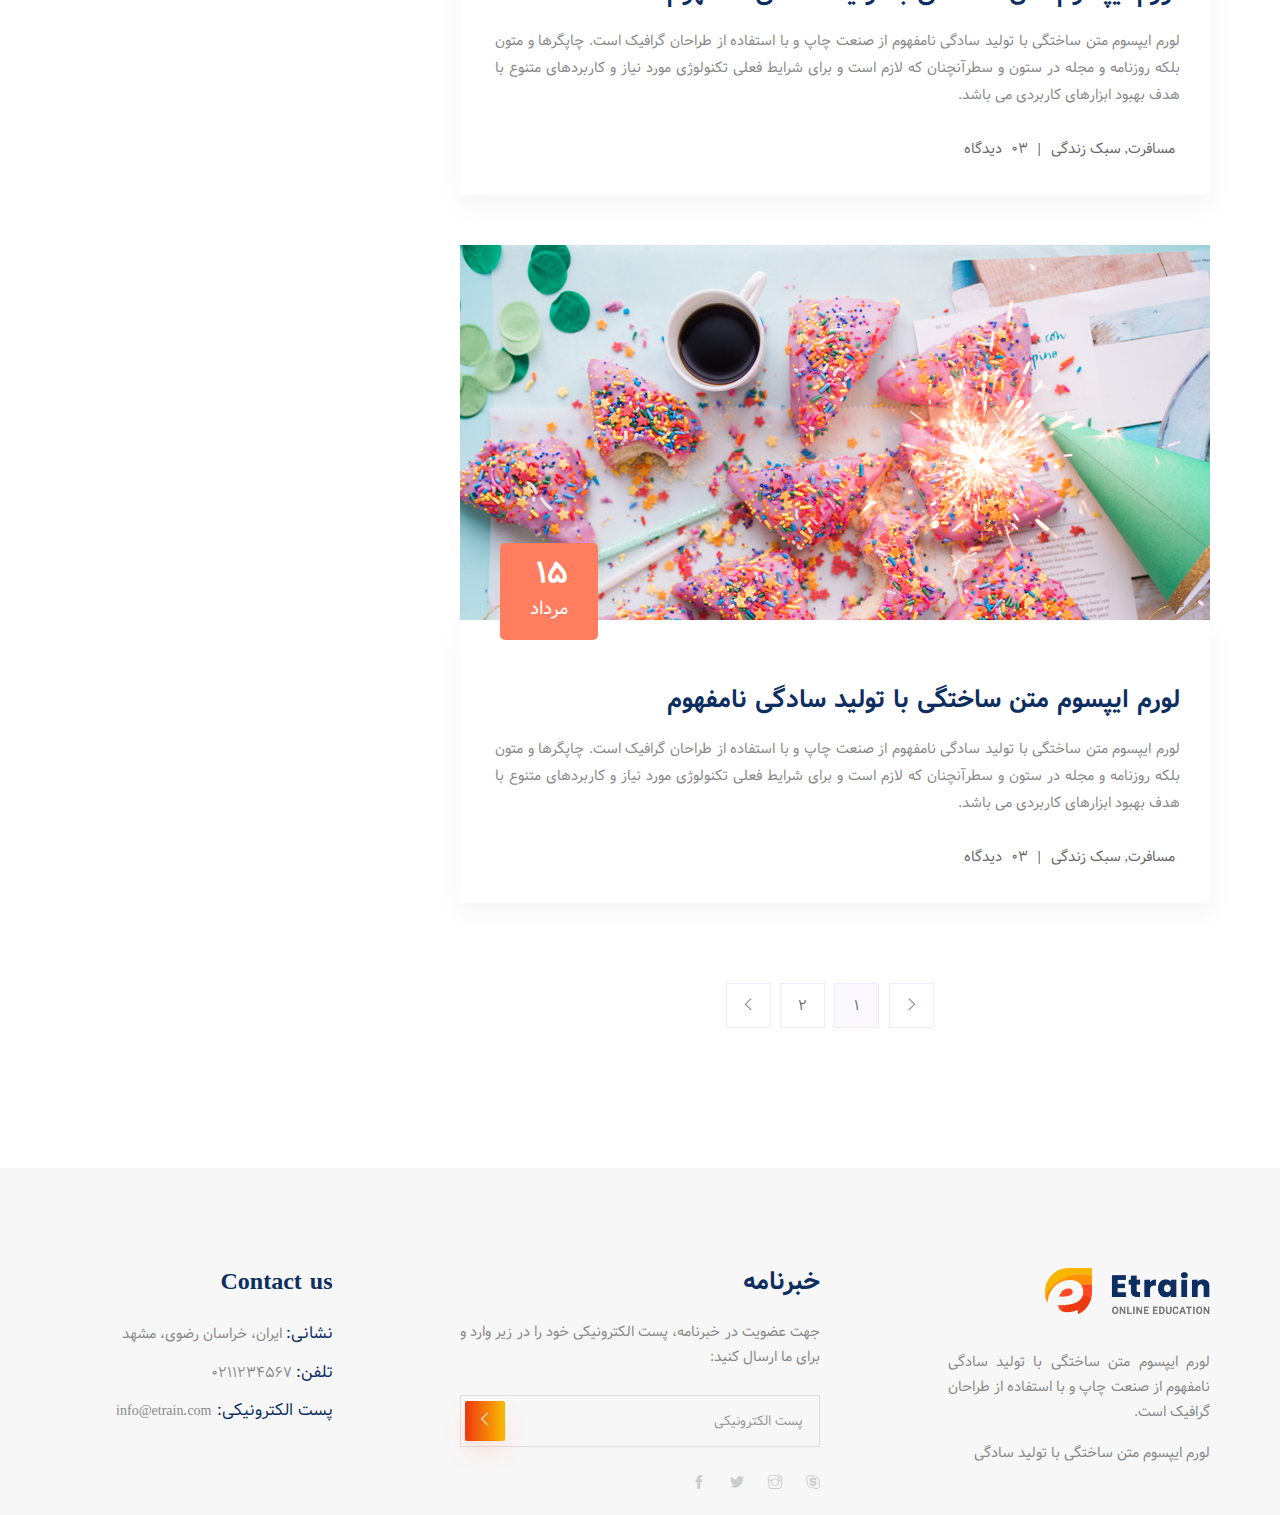
<file: blog.html>
<!doctype html>
<html lang="fa" dir="rtl">


<head>
    <!-- Required meta tags -->
    <meta charset="utf-8">
    <meta name="viewport" content="width=device-width, initial-scale=1, shrink-to-fit=no">
    <title>Etrain</title>
    <link rel="icon" href="img/favicon.png">
    <!-- Bootstrap CSS -->
    <link rel="stylesheet" href="css/bootstrap.min.css">
    <!-- animate CSS -->
    <link rel="stylesheet" href="css/animate.css">
    <!-- owl carousel CSS -->
    <link rel="stylesheet" href="css/owl.carousel.min.css">
    <!-- themify CSS -->
    <link rel="stylesheet" href="css/themify-icons.css">
    <!-- flaticon CSS -->
    <link rel="stylesheet" href="css/flaticon.css">
    <!-- font awesome CSS -->
    <link rel="stylesheet" href="css/magnific-popup.css">
    <!-- swiper CSS -->
    <link rel="stylesheet" href="css/slick.css">
    <!-- style CSS -->
    <link rel="stylesheet" href="css/style.css">
</head>

<body>
    <!--::header part start::-->
    <header class="main_menu single_page_menu">
        <div class="container">
            <div class="row align-items-center">
                <div class="col-lg-12">
                    <nav class="navbar navbar-expand-lg navbar-light">
                        <a class="navbar-brand logo_1" href="index-2.html"> <img src="img/single_page_logo.png" alt="logo"> </a>
                        <a class="navbar-brand logo_2" href="index-2.html"> <img src="img/logo.png" alt="logo"> </a>
                        <button class="navbar-toggler" type="button" data-toggle="collapse"
                            data-target="#navbarSupportedContent" aria-controls="navbarSupportedContent"
                            aria-expanded="false" aria-label="Toggle navigation">
                            <span class="navbar-toggler-icon"></span>
                        </button>

                        <div class="collapse navbar-collapse main-menu-item justify-content-end"
                            id="navbarSupportedContent">
                            <ul class="navbar-nav align-items-center">
                                <li class="nav-item">
                                    <a class="nav-link" href="index-2.html">خانه</a>
                                </li>
                                <li class="nav-item">
                                    <a class="nav-link" href="about.html">درباره ما</a>
                                </li>
                                <li class="nav-item">
                                    <a class="nav-link" href="courses.html">دروس</a>
                                </li>
                                <li class="nav-item active">
                                    <a class="nav-link" href="blog.html">بلاگ</a>
                                </li>
                                <li class="nav-item dropdown">
                                    <a class="nav-link dropdown-toggle" href="blog.html" id="navbarDropdown" role="button" data-toggle="dropdown" aria-haspopup="true" aria-expanded="false">
                                        صفحات
                                    </a>
                                    <div class="dropdown-menu" aria-labelledby="navbarDropdown">
                                        <a class="dropdown-item" href="single-blog.html">بلاگ تکی</a>
                                        <a class="dropdown-item" href="course-details.html">جزئیات درس</a>
                                        <a class="dropdown-item" href="elements.html">اجزاء</a>
                                    </div>
                                </li>
                                <li class="nav-item">
                                    <a class="nav-link" href="contact.html">تماس با ما</a>
                                </li>
                                <li class="d-none d-lg-block">
                                    <a class="btn_1" href="#">ثبت نام کنید</a>
                                </li>
                            </ul>
                        </div>
                    </nav>
                </div>
            </div>
        </div>
    </header>
    <!-- Header part end-->

    <!-- breadcrumb start-->
    <section class="breadcrumb breadcrumb_bg">
        <div class="container">
            <div class="row">
                <div class="col-lg-12">
                    <div class="breadcrumb_iner text-center">
                        <div class="breadcrumb_iner_item">
                            <h2 class="text-center">وبلاگ ما</h2>
                            <p class="text-center">خانه<span> / </span>بلاگ</p>
                        </div>
                    </div>
                </div>
            </div>
        </div>
    </section>
    <!-- breadcrumb start-->


    <!--================Blog Area =================-->
    <section class="blog_area section_padding">
        <div class="container">
            <div class="row">
                <div class="col-lg-8 mb-5 mb-lg-0">
                    <div class="blog_left_sidebar">
                        <article class="blog_item">
                            <div class="blog_item_img">
                                <img class="card-img rounded-0" src="img/blog/single_blog_1.png" alt="">
                                <a href="#" class="blog_item_date">
                                    <h3>15</h3>
                                    <p>مرداد</p>
                                </a>
                            </div>

                            <div class="blog_details">
                                <a class="d-inline-block" href="single-blog.html">
                                    <h2>لورم ایپسوم متن ساختگی با تولید سادگی نامفهوم</h2>
                                </a>
                                <p>لورم ایپسوم متن ساختگی با تولید سادگی نامفهوم از صنعت چاپ و با استفاده از طراحان گرافیک است. چاپگرها و متون بلکه روزنامه و مجله در ستون و سطرآنچنان که لازم است و برای شرایط فعلی تکنولوژی مورد نیاز و کاربردهای متنوع با هدف بهبود ابزارهای کاربردی می باشد. </p>
                                <ul class="blog-info-link">
                                    <li><a href="#"><i class="far fa-user"></i>مسافرت, سبک زندگی</a></li>
                                    <li><a href="#"><i class="far fa-comments"></i> 03 دیدگاه</a></li>
                                </ul>
                            </div>
                        </article>

                        <article class="blog_item">
                            <div class="blog_item_img">
                                <img class="card-img rounded-0" src="img/blog/single_blog_2.png" alt="">
                                <a href="#" class="blog_item_date">
                                    <h3>15</h3>
                                    <p>مرداد</p>
                                </a>
                            </div>

                            <div class="blog_details">
                                <a class="d-inline-block" href="single-blog.html">
                                    <h2>لورم ایپسوم متن ساختگی با تولید سادگی نامفهوم</h2>
                                </a>
                                <p>لورم ایپسوم متن ساختگی با تولید سادگی نامفهوم از صنعت چاپ و با استفاده از طراحان گرافیک است. چاپگرها و متون بلکه روزنامه و مجله در ستون و سطرآنچنان که لازم است و برای شرایط فعلی تکنولوژی مورد نیاز و کاربردهای متنوع با هدف بهبود ابزارهای کاربردی می باشد. </p>
                                <ul class="blog-info-link">
                                    <li><a href="#"><i class="far fa-user"></i>مسافرت, سبک زندگی</a></li>
                                    <li><a href="#"><i class="far fa-comments"></i> 03 دیدگاه</a></li>
                                </ul>
                            </div>
                        </article>

                        <article class="blog_item">
                            <div class="blog_item_img">
                                <img class="card-img rounded-0" src="img/blog/single_blog_3.png" alt="">
                                <a href="#" class="blog_item_date">
                                    <h3>15</h3>
                                    <p>مرداد</p>
                                </a>
                            </div>

                            <div class="blog_details">
                                <a class="d-inline-block" href="single-blog.html">
                                    <h2>لورم ایپسوم متن ساختگی با تولید سادگی نامفهوم</h2>
                                </a>
                                <p>لورم ایپسوم متن ساختگی با تولید سادگی نامفهوم از صنعت چاپ و با استفاده از طراحان گرافیک است. چاپگرها و متون بلکه روزنامه و مجله در ستون و سطرآنچنان که لازم است و برای شرایط فعلی تکنولوژی مورد نیاز و کاربردهای متنوع با هدف بهبود ابزارهای کاربردی می باشد. </p>
                                <ul class="blog-info-link">
                                    <li><a href="#"><i class="far fa-user"></i>مسافرت, سبک زندگی</a></li>
                                    <li><a href="#"><i class="far fa-comments"></i> 03 دیدگاه</a></li>
                                </ul>
                            </div>
                        </article>

                        <article class="blog_item">
                            <div class="blog_item_img">
                                <img class="card-img rounded-0" src="img/blog/single_blog_4.png" alt="">
                                <a href="#" class="blog_item_date">
                                    <h3>15</h3>
                                    <p>مرداد</p>
                                </a>
                            </div>

                            <div class="blog_details">
                                <a class="d-inline-block" href="single-blog.html">
                                    <h2>لورم ایپسوم متن ساختگی با تولید سادگی نامفهوم</h2>
                                </a>
                                <p>لورم ایپسوم متن ساختگی با تولید سادگی نامفهوم از صنعت چاپ و با استفاده از طراحان گرافیک است. چاپگرها و متون بلکه روزنامه و مجله در ستون و سطرآنچنان که لازم است و برای شرایط فعلی تکنولوژی مورد نیاز و کاربردهای متنوع با هدف بهبود ابزارهای کاربردی می باشد. </p>
                                <ul class="blog-info-link">
                                    <li><a href="#"><i class="far fa-user"></i>مسافرت, سبک زندگی</a></li>
                                    <li><a href="#"><i class="far fa-comments"></i> 03 دیدگاه</a></li>
                                </ul>
                            </div>
                        </article>

                        <article class="blog_item">
                            <div class="blog_item_img">
                                <img class="card-img rounded-0" src="img/blog/single_blog_5.png" alt="">
                                <a href="#" class="blog_item_date">
                                    <h3>15</h3>
                                    <p>مرداد</p>
                                </a>
                            </div>

                            <div class="blog_details">
                                <a class="d-inline-block" href="single-blog.html">
                                    <h2>لورم ایپسوم متن ساختگی با تولید سادگی نامفهوم</h2>
                                </a>
                                <p>لورم ایپسوم متن ساختگی با تولید سادگی نامفهوم از صنعت چاپ و با استفاده از طراحان گرافیک است. چاپگرها و متون بلکه روزنامه و مجله در ستون و سطرآنچنان که لازم است و برای شرایط فعلی تکنولوژی مورد نیاز و کاربردهای متنوع با هدف بهبود ابزارهای کاربردی می باشد. </p>
                                <ul class="blog-info-link">
                                    <li><a href="#"><i class="far fa-user"></i>مسافرت, سبک زندگی</a></li>
                                    <li><a href="#"><i class="far fa-comments"></i> 03 دیدگاه</a></li>
                                </ul>
                            </div>
                        </article>

                        <nav class="blog-pagination justify-content-center d-flex">
                            <ul class="pagination">
                                <li class="page-item">
                                    <a href="#" class="page-link" aria-label="Previous">
                                        <i class="ti-angle-right"></i>
                                    </a>
                                </li>
                                <li class="page-item active">
                                    <a href="#" class="page-link">1</a>
                                </li>
                                <li class="page-item">
                                    <a href="#" class="page-link">2</a>
                                </li>
                                <li class="page-item">
                                    <a href="#" class="page-link" aria-label="Next">
                                        <i class="ti-angle-left"></i>
                                    </a>
                                </li>
                            </ul>
                        </nav>
                    </div>
                </div>
                <div class="col-lg-4">
                    <div class="blog_right_sidebar">
                        <aside class="single_sidebar_widget search_widget">
                            <form action="#">
                               <div class="form-group">
                                  <div class="input-group mb-3">
                                     <input type="text" class="form-control" placeholder='کلمه کلیدی مورد نظر' onfocus="this.placeholder = ''" onblur="this.placeholder = 'کلمه کلیدی مورد نظر'">
                                     <div class="input-group-append">
                                        <button class="btn" type="button"><i class="ti-search"></i></button>
                                     </div>
                                  </div>
                               </div>
                               <button class="button rounded-0 primary-bg text-white w-100 btn_1 text-center" type="submit">جستجو</button>
                            </form>
                         </aside>

                        <aside class="single_sidebar_widget post_category_widget">
                            <h4 class="widget_title">دسته‌بندی ها</h4>
                            <ul class="list cat-list">
                                <li>
                                    <a href="#" class="d-flex">
                                        <p>برنامه نویسی</p>
                                        <p>(37)</p>
                                    </a>
                                </li>
                                <li>
                                    <a href="#" class="d-flex">
                                        <p>طراحی</p>
                                        <p>(10)</p>
                                    </a>
                                </li>
                                <li>
                                    <a href="#" class="d-flex">
                                        <p>فتوشاپ</p>
                                        <p>(03)</p>
                                    </a>
                                </li>
                                <li>
                                    <a href="#" class="d-flex">
                                        <p>دروس</p>
                                        <p>(11)</p>
                                    </a>
                                </li>
                                <li>
                                    <a href="#" class="d-flex">
                                        <p>آموزش</p>
                                        <p>(21)</p>
                                    </a>
                                </li>
                                <li>
                                    <a href="#" class="d-flex">
                                        <p>اخبار</p>
                                        <p>(19)</p>
                                    </a>
                                </li>
                            </ul>
                        </aside>

                        <aside class="single_sidebar_widget popular_post_widget">
                            <h3 class="widget_title">مطالب اخیر</h3>
                            <div class="media post_item">
                                <img src="img/post/post_1.png" alt="post">
                                <div class="media-body">
                                    <a href="single-blog.html">
                                        <h3>لورم ایپسوم متن ساختگی...</h3>
                                    </a>
                                    <p>3 ساعت پیش</p>
                                </div>
                            </div>
                            <div class="media post_item">
                                <img src="img/post/post_2.png" alt="post">
                                <div class="media-body">
                                    <a href="single-blog.html">
                                        <h3>لورم ایپسوم متن ساختگی...</h3>
                                    </a>
                                    <p>3 ساعت پیش</p>
                                </div>
                            </div>
                            <div class="media post_item">
                                <img src="img/post/post_3.png" alt="post">
                                <div class="media-body">
                                    <a href="single-blog.html">
                                        <h3>لورم ایپسوم متن ساختگی...</h3>
                                    </a>
                                    <p>3 ساعت پیش</p>
                                </div>
                            </div>
                            <div class="media post_item">
                                <img src="img/post/post_4.png" alt="post">
                                <div class="media-body">
                                    <a href="single-blog.html">
                                        <h3>لورم ایپسوم متن ساختگی...</h3>
                                    </a>
                                    <p>3 ساعت پیش</p>
                                </div>
                            </div>
                        </aside>
                        <aside class="single_sidebar_widget tag_cloud_widget">
                            <h4 class="widget_title">برچسب ها</h4>
                            <ul class="list">
                                <li>
                                    <a href="#">پروژه</a>
                                </li>
                                <li>
                                    <a href="#">عشق</a>
                                </li>
                                <li>
                                    <a href="#">تکنولوژی</a>
                                </li>
                                <li>
                                    <a href="#">مسافرت</a>
                                </li>
                                <li>
                                    <a href="#">توسعه</a>
                                </li>
                                <li>
                                    <a href="#">سبک زندگی</a>
                                </li>
                                <li>
                                    <a href="#">طراحی</a>
                                </li>
                                <li>
                                    <a href="#">فتوشاپ</a>
                                </li>
                            </ul>
                        </aside>


                        <aside class="single_sidebar_widget instagram_feeds">
                            <h4 class="widget_title">فید اینستاگرام</h4>
                            <ul class="instagram_row flex-wrap">
                                <li>
                                    <a href="#">
                                        <img class="img-fluid" src="img/post/post_5.png" alt="">
                                    </a>
                                </li>
                                <li>
                                    <a href="#">
                                        <img class="img-fluid" src="img/post/post_6.png" alt="">
                                    </a>
                                </li>
                                <li>
                                    <a href="#">
                                        <img class="img-fluid" src="img/post/post_7.png" alt="">
                                    </a>
                                </li>
                                <li>
                                    <a href="#">
                                        <img class="img-fluid" src="img/post/post_8.png" alt="">
                                    </a>
                                </li>
                                <li>
                                    <a href="#">
                                        <img class="img-fluid" src="img/post/post_9.png" alt="">
                                    </a>
                                </li>
                                <li>
                                    <a href="#">
                                        <img class="img-fluid" src="img/post/post_10.png" alt="">
                                    </a>
                                </li>
                            </ul>
                        </aside>

                        <aside class="single_sidebar_widget newsletter_widget">
                            <h4 class="widget_title">خبرنامه</h4>

                            <form action="#">
                                <div class="form-group">
                                    <input type="email" class="form-control" onfocus="this.placeholder = ''" onblur="this.placeholder = 'پست الکترونیکی'" placeholder='پست الکترونیکی' required>
                                </div>
                                <button class="button rounded-0 primary-bg text-white w-100 btn_1 text-center" type="submit">مشترک شدن</button>
                            </form>
                        </aside>
                    </div>
                </div>
            </div>
        </div>
    </section>
    <!--================Blog Area =================-->

    <!-- footer part start-->
    <footer class="footer-area">
        <div class="container">
            <div class="row justify-content-between">
                <div class="col-sm-6 col-md-4 col-xl-3">
                    <div class="single-footer-widget footer_1">
                        <a href="index-2.html"> <img src="img/logo.png" alt=""> </a>
                        <p>لورم ایپسوم متن ساختگی با تولید سادگی نامفهوم از صنعت چاپ و با استفاده از طراحان گرافیک است.</p>
                        <p>لورم ایپسوم متن ساختگی با تولید سادگی</p>
                    </div>
                </div>
                <div class="col-sm-6 col-md-4 col-xl-4">
                    <div class="single-footer-widget footer_2">
                        <h4>خبرنامه</h4>
                        <p>جهت عضویت در خبرنامه، پست الکترونیکی خود را در زیر وارد و برای ما ارسال کنید:</p>
                        <form action="#">
                            <div class="form-group">
                                <div class="input-group mb-3">
                                    <input type="text" class="form-control" placeholder='پست الکترونیکی'
                                        onfocus="this.placeholder = ''"
                                        onblur="this.placeholder = 'پست الکترونیکی'">
                                    <div class="input-group-append">
                                        <button class="btn btn_1" type="button"><i class="ti-angle-left"></i></button>
                                    </div>
                                </div>
                            </div>
                        </form>
                        <div class="social_icon">
                            <a href="#"> <i class="ti-facebook"></i></a>
                            <a href="#"> <i class="ti-twitter-alt"></i></a>
                            <a href="#"> <i class="ti-instagram"></i></a>
                            <a href="#"> <i class="ti-skype"></i></a>
                        </div>
                    </div>
                </div>
                <div class="col-xl-3 col-sm-6 col-md-4">
                    <div class="single-footer-widget footer_2">
                        <h4>Contact us</h4>
                        <div class="contact_info">
                            <p><span> نشانی:</span> ایران، خراسان رضوی، مشهد</p>
                            <p><span> تلفن:</span> 0211234567</p>
                            <p><span> پست الکترونیکی: </span>info@etrain.com</p>
                        </div>
                    </div>
                </div>
            </div>

        </div>
    
    </footer>
    <!-- footer part end-->

    <!-- jquery plugins here-->
    <!-- jquery -->
    <script src="js/jquery-1.12.1.min.js"></script>
    <!-- popper js -->
    <script src="js/popper.min.js"></script>
    <!-- bootstrap js -->
    <script src="js/bootstrap.min.js"></script>
    <!-- easing js -->
    <script src="js/jquery.magnific-popup.js"></script>
    <!-- swiper js -->
    <script src="js/swiper.min.js"></script>
    <script src="js/jquery.nice-select.min.js"></script>
    <!-- swiper js -->
    <script src="js/masonry.pkgd.js"></script>
    <!-- particles js -->
    <script src="js/owl.carousel.min.js"></script>
    <!-- swiper js -->
    <script src="js/slick.min.js"></script>
    <script src="js/jquery.counterup.min.js"></script>
    <script src="js/waypoints.min.js"></script>
    <!-- custom js -->
    <script src="js/custom.js"></script>
</body>

</html>
</file>
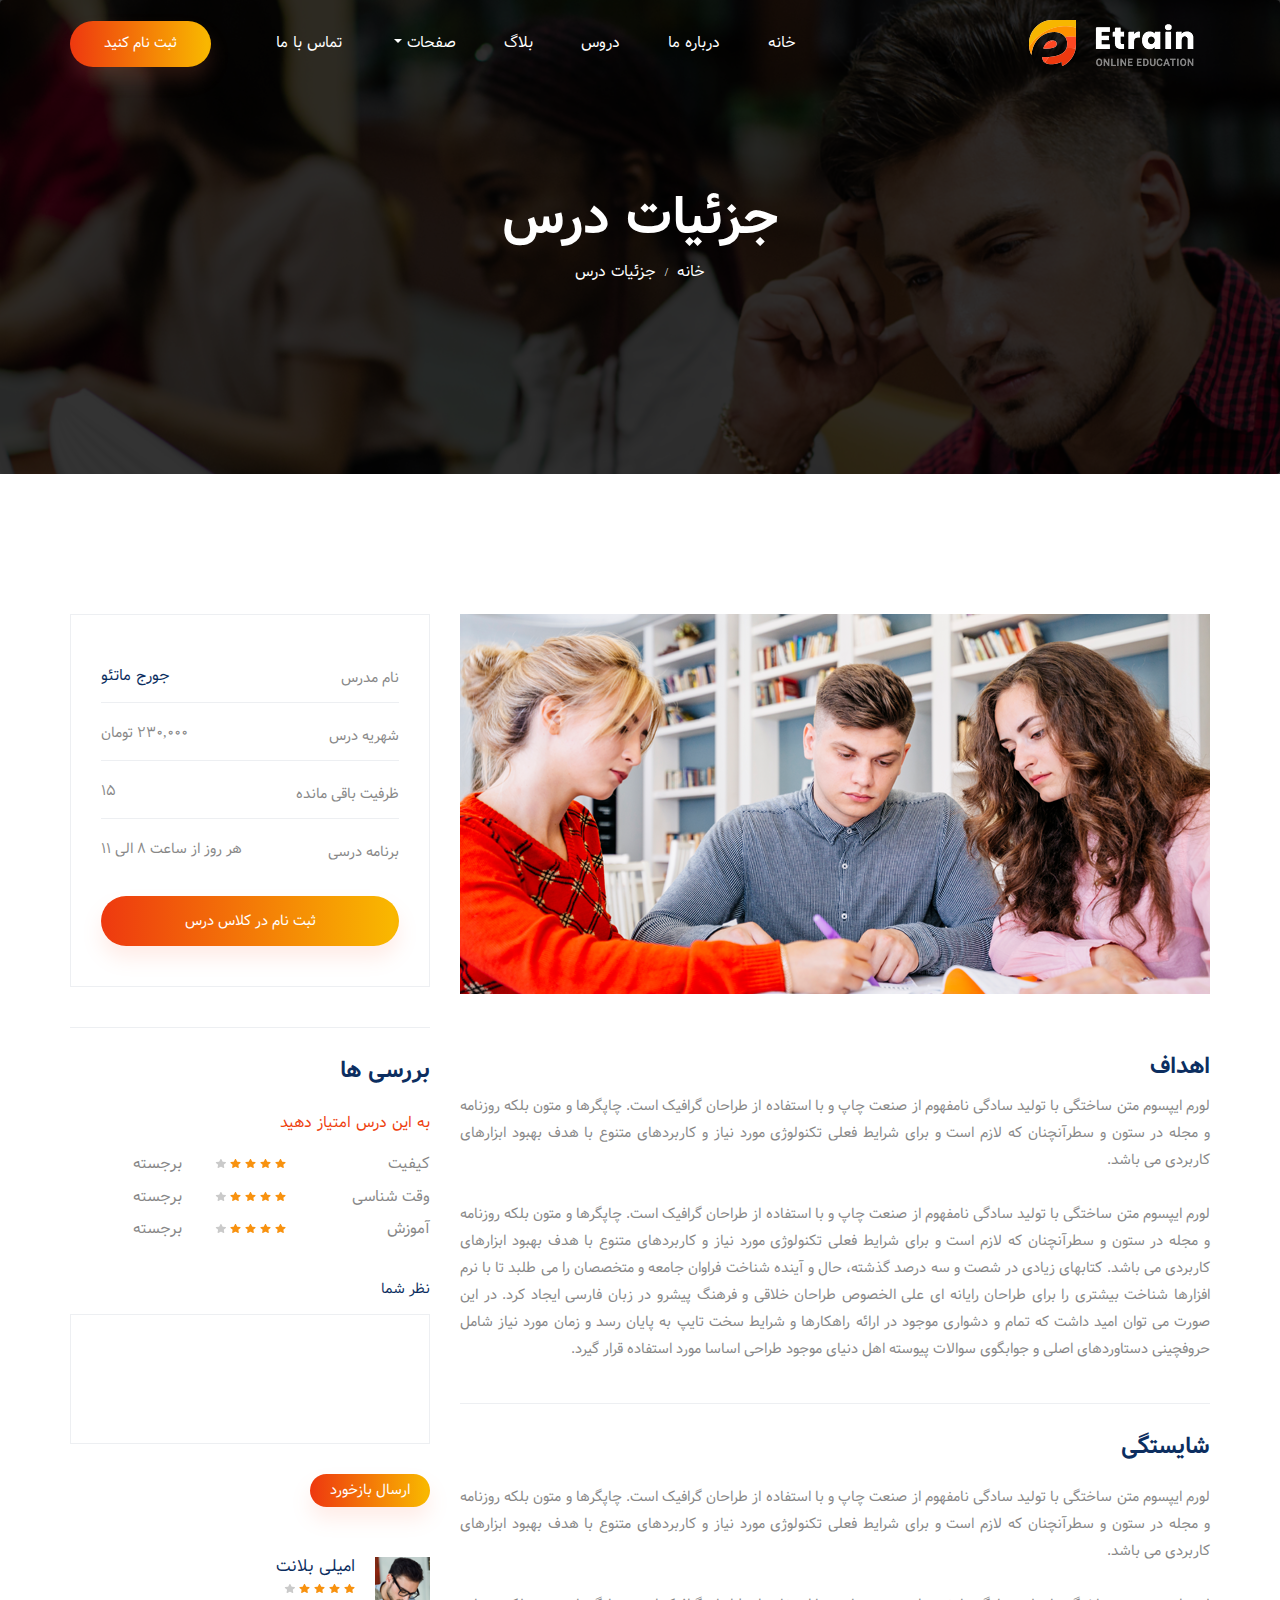
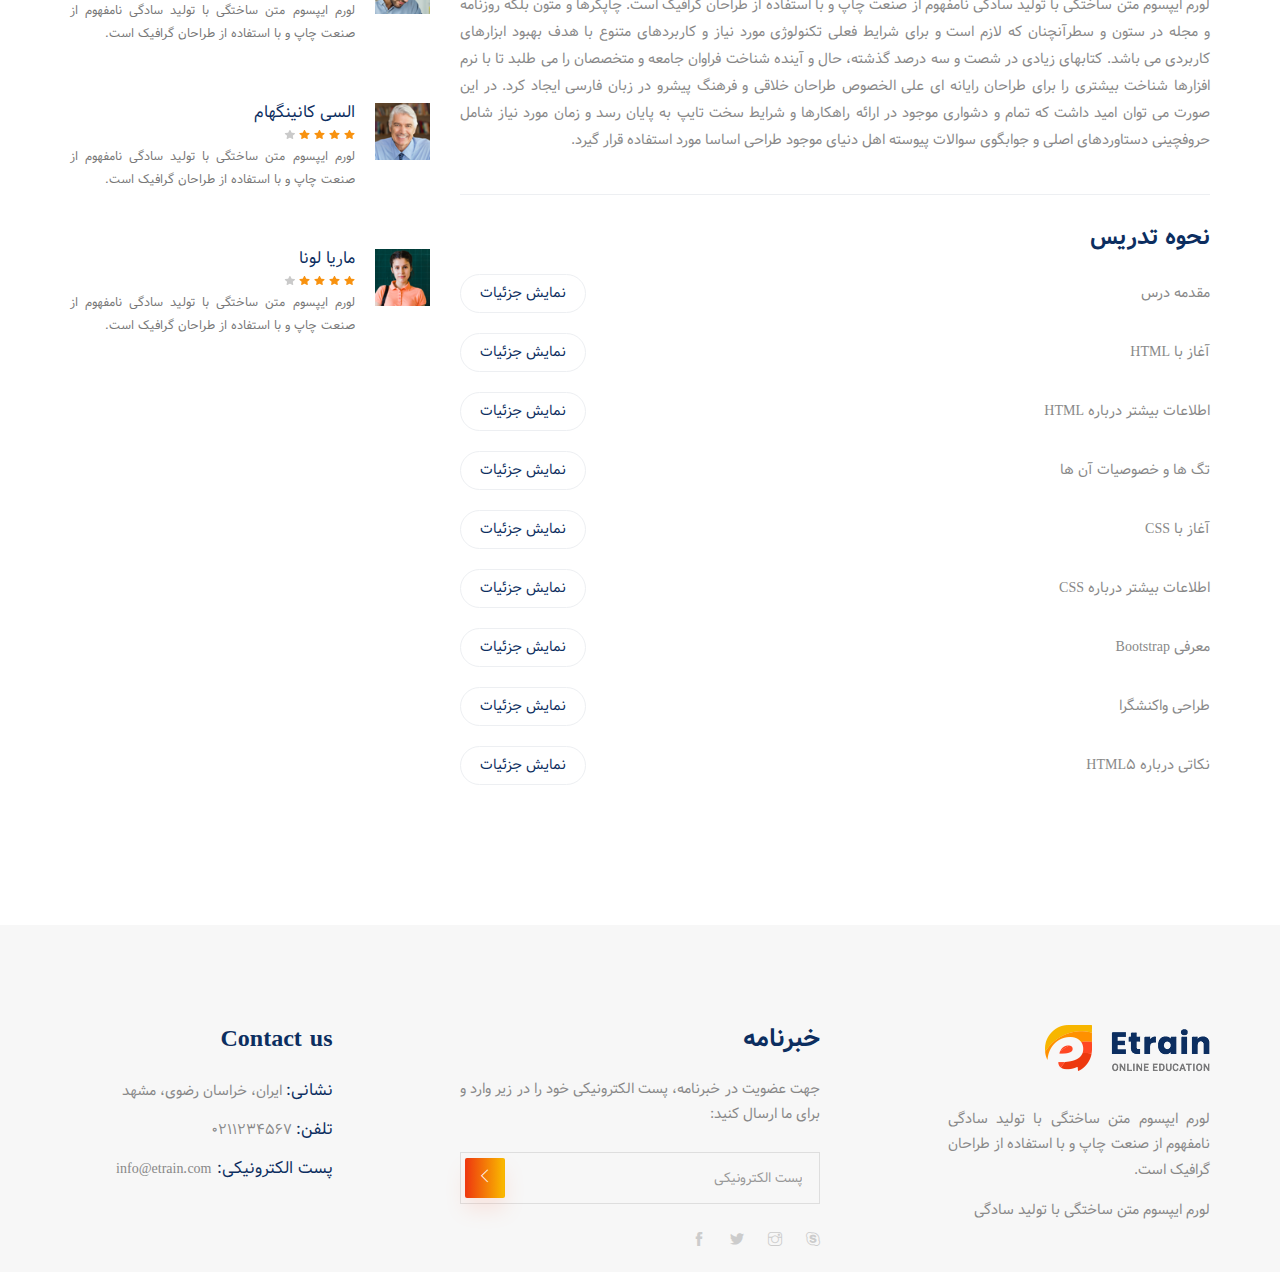
<file: course-details.html>
<!doctype html>
<html lang="fa" dir="rtl">

<head>
    <!-- Required meta tags -->
    <meta charset="utf-8">
    <meta name="viewport" content="width=device-width, initial-scale=1, shrink-to-fit=no">
    <title>Etrain</title>
    <link rel="icon" href="img/favicon.png">
    <!-- Bootstrap CSS -->
    <link rel="stylesheet" href="css/bootstrap.min.css">
    <!-- animate CSS -->
    <link rel="stylesheet" href="css/animate.css">
    <!-- owl carousel CSS -->
    <link rel="stylesheet" href="css/owl.carousel.min.css">
    <!-- themify CSS -->
    <link rel="stylesheet" href="css/themify-icons.css">
    <!-- flaticon CSS -->
    <link rel="stylesheet" href="css/flaticon.css">
    <!-- font awesome CSS -->
    <link rel="stylesheet" href="css/magnific-popup.css">
    <!-- swiper CSS -->
    <link rel="stylesheet" href="css/slick.css">
    <!-- style CSS -->
    <link rel="stylesheet" href="css/style.css">
</head>

<body>
    <!--::header part start::-->
    <header class="main_menu single_page_menu">
        <div class="container">
            <div class="row align-items-center">
                <div class="col-lg-12">
                    <nav class="navbar navbar-expand-lg navbar-light">
                        <a class="navbar-brand logo_1" href="index-2.html"> <img src="img/single_page_logo.png" alt="logo"> </a>
                        <a class="navbar-brand logo_2" href="index-2.html"> <img src="img/logo.png" alt="logo"> </a>
                        <button class="navbar-toggler" type="button" data-toggle="collapse"
                            data-target="#navbarSupportedContent" aria-controls="navbarSupportedContent"
                            aria-expanded="false" aria-label="Toggle navigation">
                            <span class="navbar-toggler-icon"></span>
                        </button>

                        <div class="collapse navbar-collapse main-menu-item justify-content-end"
                            id="navbarSupportedContent">
                            <ul class="navbar-nav align-items-center">
                                <li class="nav-item">
                                    <a class="nav-link" href="index-2.html">خانه</a>
                                </li>
                                <li class="nav-item">
                                    <a class="nav-link" href="about.html">درباره ما</a>
                                </li>
                                <li class="nav-item">
                                    <a class="nav-link" href="courses.html">دروس</a>
                                </li>
                                <li class="nav-item">
                                    <a class="nav-link" href="blog.html">بلاگ</a>
                                </li>
                                <li class="nav-item dropdown">
                                    <a class="nav-link dropdown-toggle" href="blog.html" id="navbarDropdown" role="button" data-toggle="dropdown" aria-haspopup="true" aria-expanded="false">
                                        صفحات
                                    </a>
                                    <div class="dropdown-menu" aria-labelledby="navbarDropdown">
                                        <a class="dropdown-item" href="single-blog.html">بلاگ تکی</a>
                                        <a class="dropdown-item active" href="course-details.html">جزئیات درس</a>
                                        <a class="dropdown-item" href="elements.html">اجزاء</a>
                                    </div>
                                </li>
                                <li class="nav-item">
                                    <a class="nav-link" href="contact.html">تماس با ما</a>
                                </li>
                                <li class="d-none d-lg-block">
                                    <a class="btn_1" href="#">ثبت نام کنید</a>
                                </li>
                            </ul>
                        </div>
                    </nav>
                </div>
            </div>
        </div>
    </header>
    <!-- Header part end-->

    <!-- breadcrumb start-->
    <section class="breadcrumb breadcrumb_bg">
        <div class="container">
            <div class="row">
                <div class="col-lg-12">
                    <div class="breadcrumb_iner text-center">
                        <div class="breadcrumb_iner_item">
                            <h2 class="text-center">جزئیات درس</h2>
                            <p class="text-center">خانه<span> / </span>جزئیات درس</p>
                        </div>
                    </div>
                </div>
            </div>
        </div>
    </section>
    <!-- breadcrumb start-->

    <!--================ Start Course Details Area =================-->
    <section class="course_details_area section_padding">
        <div class="container">
            <div class="row">
                <div class="col-lg-8 course_details_left">
                    <div class="main_image">
                        <img class="img-fluid" src="img/single_course.png" alt="">
                    </div>
                    <div class="content_wrapper">
                        <h4 class="title_top">اهداف</h4>
                        <div class="content">
                            <p>
                                لورم ایپسوم متن ساختگی با تولید سادگی نامفهوم از صنعت چاپ و با استفاده از طراحان گرافیک است. چاپگرها و متون بلکه روزنامه و مجله در ستون و سطرآنچنان که لازم است و برای شرایط فعلی تکنولوژی مورد نیاز و کاربردهای متنوع با هدف بهبود ابزارهای کاربردی می باشد. 
                                <br>
                                <br>
                                لورم ایپسوم متن ساختگی با تولید سادگی نامفهوم از صنعت چاپ و با استفاده از طراحان گرافیک است. چاپگرها و متون بلکه روزنامه و مجله در ستون و سطرآنچنان که لازم است و برای شرایط فعلی تکنولوژی مورد نیاز و کاربردهای متنوع با هدف بهبود ابزارهای کاربردی می باشد. کتابهای زیادی در شصت و سه درصد گذشته، حال و آینده شناخت فراوان جامعه و متخصصان را می طلبد تا با نرم افزارها شناخت بیشتری را برای طراحان رایانه ای علی الخصوص طراحان خلاقی و فرهنگ پیشرو در زبان فارسی ایجاد کرد. در این صورت می توان امید داشت که تمام و دشواری موجود در ارائه راهکارها و شرایط سخت تایپ به پایان رسد و زمان مورد نیاز شامل حروفچینی دستاوردهای اصلی و جوابگوی سوالات پیوسته اهل دنیای موجود طراحی اساسا مورد استفاده قرار گیرد. 
                            </p>
                        </div>

                        <h4 class="title">شایستگی</h4>
                        <div class="content">
                            <p>
                                لورم ایپسوم متن ساختگی با تولید سادگی نامفهوم از صنعت چاپ و با استفاده از طراحان گرافیک است. چاپگرها و متون بلکه روزنامه و مجله در ستون و سطرآنچنان که لازم است و برای شرایط فعلی تکنولوژی مورد نیاز و کاربردهای متنوع با هدف بهبود ابزارهای کاربردی می باشد. 
                                <br>
                                <br>
                                لورم ایپسوم متن ساختگی با تولید سادگی نامفهوم از صنعت چاپ و با استفاده از طراحان گرافیک است. چاپگرها و متون بلکه روزنامه و مجله در ستون و سطرآنچنان که لازم است و برای شرایط فعلی تکنولوژی مورد نیاز و کاربردهای متنوع با هدف بهبود ابزارهای کاربردی می باشد. کتابهای زیادی در شصت و سه درصد گذشته، حال و آینده شناخت فراوان جامعه و متخصصان را می طلبد تا با نرم افزارها شناخت بیشتری را برای طراحان رایانه ای علی الخصوص طراحان خلاقی و فرهنگ پیشرو در زبان فارسی ایجاد کرد. در این صورت می توان امید داشت که تمام و دشواری موجود در ارائه راهکارها و شرایط سخت تایپ به پایان رسد و زمان مورد نیاز شامل حروفچینی دستاوردهای اصلی و جوابگوی سوالات پیوسته اهل دنیای موجود طراحی اساسا مورد استفاده قرار گیرد. 
                            </p>
                        </div>

                        <h4 class="title">نحوه تدریس</h4>
                        <div class="content">
                            <ul class="course_list">
                                <li class="justify-content-between align-items-center d-flex">
                                    <p>مقدمه درس</p>
                                    <a class="btn_2 text-uppercase" href="#">نمایش جزئیات</a>
                                </li>
                                <li class="justify-content-between align-items-center d-flex">
                                    <p>آغاز با HTML</p>
                                    <a class="btn_2 text-uppercase" href="#">نمایش جزئیات</a>
                                </li>
                                <li class="justify-content-between align-items-center d-flex">
                                    <p>اطلاعات بیشتر درباره HTML</p>
                                    <a class="btn_2 text-uppercase" href="#">نمایش جزئیات</a>
                                </li>
                                <li class="justify-content-between align-items-center d-flex">
                                    <p>تگ ها و خصوصیات آن ها</p>
                                    <a class="btn_2 text-uppercase" href="#">نمایش جزئیات</a>
                                </li>
                                <li class="justify-content-between align-items-center d-flex">
                                    <p>آغاز با CSS</p>
                                    <a class="btn_2 text-uppercase" href="#">نمایش جزئیات</a>
                                </li>
                                <li class="justify-content-between align-items-center d-flex">
                                    <p>اطلاعات بیشتر درباره CSS</p>
                                    <a class="btn_2 text-uppercase" href="#">نمایش جزئیات</a>
                                </li>
                                <li class="justify-content-between align-items-center d-flex">
                                    <p>معرفی Bootstrap</p>
                                    <a class="btn_2 text-uppercase" href="#">نمایش جزئیات</a>
                                </li>
                                <li class="justify-content-between align-items-center d-flex">
                                    <p>طراحی واکنشگرا</p>
                                    <a class="btn_2 text-uppercase" href="#">نمایش جزئیات</a>
                                </li>
                                <li class="justify-content-between align-items-center d-flex">
                                    <p>نکاتی درباره HTML5</p>
                                    <a class="btn_2 text-uppercase" href="#">نمایش جزئیات</a>
                                </li>
                            </ul>
                        </div>
                    </div>
                </div>


                <div class="col-lg-4 right-contents">
                    <div class="sidebar_top">
                        <ul>
                            <li>
                                <a class="justify-content-between d-flex" href="#">
                                    <p>نام مدرس</p>
                                    <span class="color">جورج ماتئو</span>
                                </a>
                            </li>
                            <li>
                                <a class="justify-content-between d-flex" href="#">
                                    <p>شهریه درس</p>
                                    <span>230,000 تومان</span>
                                </a>
                            </li>
                            <li>
                                <a class="justify-content-between d-flex" href="#">
                                    <p>ظرفیت باقی مانده</p>
                                    <span>15</span>
                                </a>
                            </li>
                            <li>
                                <a class="justify-content-between d-flex" href="#">
                                    <p>برنامه درسی</p>
                                    <span>هر روز از ساعت 8 الی 11</span>
                                </a>
                            </li>

                        </ul>
                        <a href="#" class="btn_1 d-block">ثبت نام در کلاس درس</a>
                    </div>

                    <h4 class="title">بررسی ها</h4>
                    <div class="content">
                        <div class="review-top row pt-40">
                            <div class="col-lg-12">
                                <h6 class="mb-15">به این درس امتیاز دهید</h6>
                                <div class="d-flex flex-row reviews justify-content-between">
                                    <span>کیفیت</span>
                                    <div class="rating">
                                            <a href="#"><img src="img/icon/color_star.svg" alt=""></a>
                                            <a href="#"><img src="img/icon/color_star.svg" alt=""></a>
                                            <a href="#"><img src="img/icon/color_star.svg" alt=""></a>
                                            <a href="#"><img src="img/icon/color_star.svg" alt=""></a>
                                            <a href="#"><img src="img/icon/star.svg" alt=""></a>
                                        </div>
                                    <span>برجسته</span>
                                </div>
                                <div class="d-flex flex-row reviews justify-content-between">
                                    <span>وقت شناسی</span>
                                    <div class="rating">
                                            <a href="#"><img src="img/icon/color_star.svg" alt=""></a>
                                            <a href="#"><img src="img/icon/color_star.svg" alt=""></a>
                                            <a href="#"><img src="img/icon/color_star.svg" alt=""></a>
                                            <a href="#"><img src="img/icon/color_star.svg" alt=""></a>
                                            <a href="#"><img src="img/icon/star.svg" alt=""></a>
                                        </div>
                                    <span>برجسته</span>
                                </div>
                                <div class="d-flex flex-row reviews justify-content-between">
                                    <span>آموزش</span>
                                    <div class="rating">
                                            <a href="#"><img src="img/icon/color_star.svg" alt=""></a>
                                            <a href="#"><img src="img/icon/color_star.svg" alt=""></a>
                                            <a href="#"><img src="img/icon/color_star.svg" alt=""></a>
                                            <a href="#"><img src="img/icon/color_star.svg" alt=""></a>
                                            <a href="#"><img src="img/icon/star.svg" alt=""></a>
                                        </div>
                                    <span>برجسته</span>
                                </div>
                            </div>
                        </div>
                        <div class="feedeback">
                            <h6>نظر شما</h6>
                            <textarea name="feedback" class="form-control" cols="10" rows="10"></textarea>
                            <div class="mt-10 text-right">
                                <a href="#" class="btn_1">ارسال بازخورد</a>
                            </div>
                        </div>
                        <div class="comments-area mb-30">
                            <div class="comment-list">
                                <div class="single-comment single-reviews justify-content-between d-flex">
                                    <div class="user justify-content-between d-flex">
                                        <div class="thumb">
                                            <img src="img/course/course_1.png" alt="">
                                        </div>
                                        <div class="desc">
                                            <h5><a href="#">امیلی بلانت</a>
                                            </h5>
                                            <div class="rating">
                                                <a href="#"><img src="img/icon/color_star.svg" alt=""></a>
                                                <a href="#"><img src="img/icon/color_star.svg" alt=""></a>
                                                <a href="#"><img src="img/icon/color_star.svg" alt=""></a>
                                                <a href="#"><img src="img/icon/color_star.svg" alt=""></a>
                                                <a href="#"><img src="img/icon/star.svg" alt=""></a>
                                            </div>
                                            <p class="comment">
                                                لورم ایپسوم متن ساختگی با تولید سادگی نامفهوم از صنعت چاپ و با استفاده از طراحان گرافیک است. 
                                            </p>
                                        </div>
                                    </div>
                                </div>
                            </div>
                            <div class="comment-list">
                                <div class="single-comment single-reviews justify-content-between d-flex">
                                    <div class="user justify-content-between d-flex">
                                        <div class="thumb">
                                            <img src="img/course/course_2.png" alt="">
                                        </div>
                                        <div class="desc">
                                            <h5><a href="#">السی کانینگهام</a>
                                            </h5>
                                            <div class="rating">
                                                <a href="#"><img src="img/icon/color_star.svg" alt=""></a>
                                                <a href="#"><img src="img/icon/color_star.svg" alt=""></a>
                                                <a href="#"><img src="img/icon/color_star.svg" alt=""></a>
                                                <a href="#"><img src="img/icon/color_star.svg" alt=""></a>
                                                <a href="#"><img src="img/icon/star.svg" alt=""></a>
                                            </div>
                                            <p class="comment">
                                                لورم ایپسوم متن ساختگی با تولید سادگی نامفهوم از صنعت چاپ و با استفاده از طراحان گرافیک است. 
                                            </p>
                                        </div>
                                    </div>
                                </div>
                            </div>
                            <div class="comment-list">
                                <div class="single-comment single-reviews justify-content-between d-flex">
                                    <div class="user justify-content-between d-flex">
                                        <div class="thumb">
                                            <img src="img/course/course_3.png" alt="">
                                        </div>
                                        <div class="desc">
                                            <h5><a href="#">ماریا لونا</a>
                                            </h5>
                                            <div class="rating">
                                                <a href="#"><img src="img/icon/color_star.svg" alt=""></a>
                                                <a href="#"><img src="img/icon/color_star.svg" alt=""></a>
                                                <a href="#"><img src="img/icon/color_star.svg" alt=""></a>
                                                <a href="#"><img src="img/icon/color_star.svg" alt=""></a>
                                                <a href="#"><img src="img/icon/star.svg" alt=""></a>
                                            </div>
                                            <p class="comment">
                                                لورم ایپسوم متن ساختگی با تولید سادگی نامفهوم از صنعت چاپ و با استفاده از طراحان گرافیک است. 
                                            </p>
                                        </div>
                                    </div>
                                </div>
                            </div>
                        </div>
                    </div>
                </div>
            </div>
        </div>
    </section>
    <!--================ End Course Details Area =================-->

    <!-- footer part start-->
    <footer class="footer-area">
            <div class="container">
                <div class="row justify-content-between">
                    <div class="col-sm-6 col-md-4 col-xl-3">
                        <div class="single-footer-widget footer_1">
                            <a href="index-2.html"> <img src="img/logo.png" alt=""> </a>
                            <p>لورم ایپسوم متن ساختگی با تولید سادگی نامفهوم از صنعت چاپ و با استفاده از طراحان گرافیک است.</p>
                            <p>لورم ایپسوم متن ساختگی با تولید سادگی</p>
                        </div>
                    </div>
                    <div class="col-sm-6 col-md-4 col-xl-4">
                        <div class="single-footer-widget footer_2">
                            <h4>خبرنامه</h4>
                            <p>جهت عضویت در خبرنامه، پست الکترونیکی خود را در زیر وارد و برای ما ارسال کنید:</p>
                            <form action="#">
                                <div class="form-group">
                                    <div class="input-group mb-3">
                                        <input type="text" class="form-control" placeholder='پست الکترونیکی'
                                            onfocus="this.placeholder = ''"
                                            onblur="this.placeholder = 'پست الکترونیکی'">
                                        <div class="input-group-append">
                                            <button class="btn btn_1" type="button"><i class="ti-angle-left"></i></button>
                                        </div>
                                    </div>
                                </div>
                            </form>
                            <div class="social_icon">
                                <a href="#"> <i class="ti-facebook"></i></a>
                                <a href="#"> <i class="ti-twitter-alt"></i></a>
                                <a href="#"> <i class="ti-instagram"></i></a>
                                <a href="#"> <i class="ti-skype"></i></a>
                            </div>
                        </div>
                    </div>
                    <div class="col-xl-3 col-sm-6 col-md-4">
                        <div class="single-footer-widget footer_2">
                            <h4>Contact us</h4>
                            <div class="contact_info">
                                <p><span> نشانی:</span> ایران، خراسان رضوی، مشهد</p>
                                <p><span> تلفن:</span> 0211234567</p>
                                <p><span> پست الکترونیکی: </span>info@etrain.com</p>
                            </div>
                        </div>
                    </div>
                </div>
    
            </div>
            
        </footer>
        <!-- footer part end-->

    <!-- jquery plugins here-->
    <!-- jquery -->
    <script src="js/jquery-1.12.1.min.js"></script>
    <!-- popper js -->
    <script src="js/popper.min.js"></script>
    <!-- bootstrap js -->
    <script src="js/bootstrap.min.js"></script>
    <!-- easing js -->
    <script src="js/jquery.magnific-popup.js"></script>
    <!-- swiper js -->
    <script src="js/swiper.min.js"></script>
    <!-- swiper js -->
    <script src="js/masonry.pkgd.js"></script>
    <script src="js/jquery.nice-select.min.js"></script>
    <!-- particles js -->
    <script src="js/owl.carousel.min.js"></script>
    <!-- swiper js -->
    <script src="js/slick.min.js"></script>
    <script src="js/jquery.counterup.min.js"></script>
    <script src="js/waypoints.min.js"></script>
    <!-- custom js -->
    <script src="js/custom.js"></script>
</body>

</html>
</file>
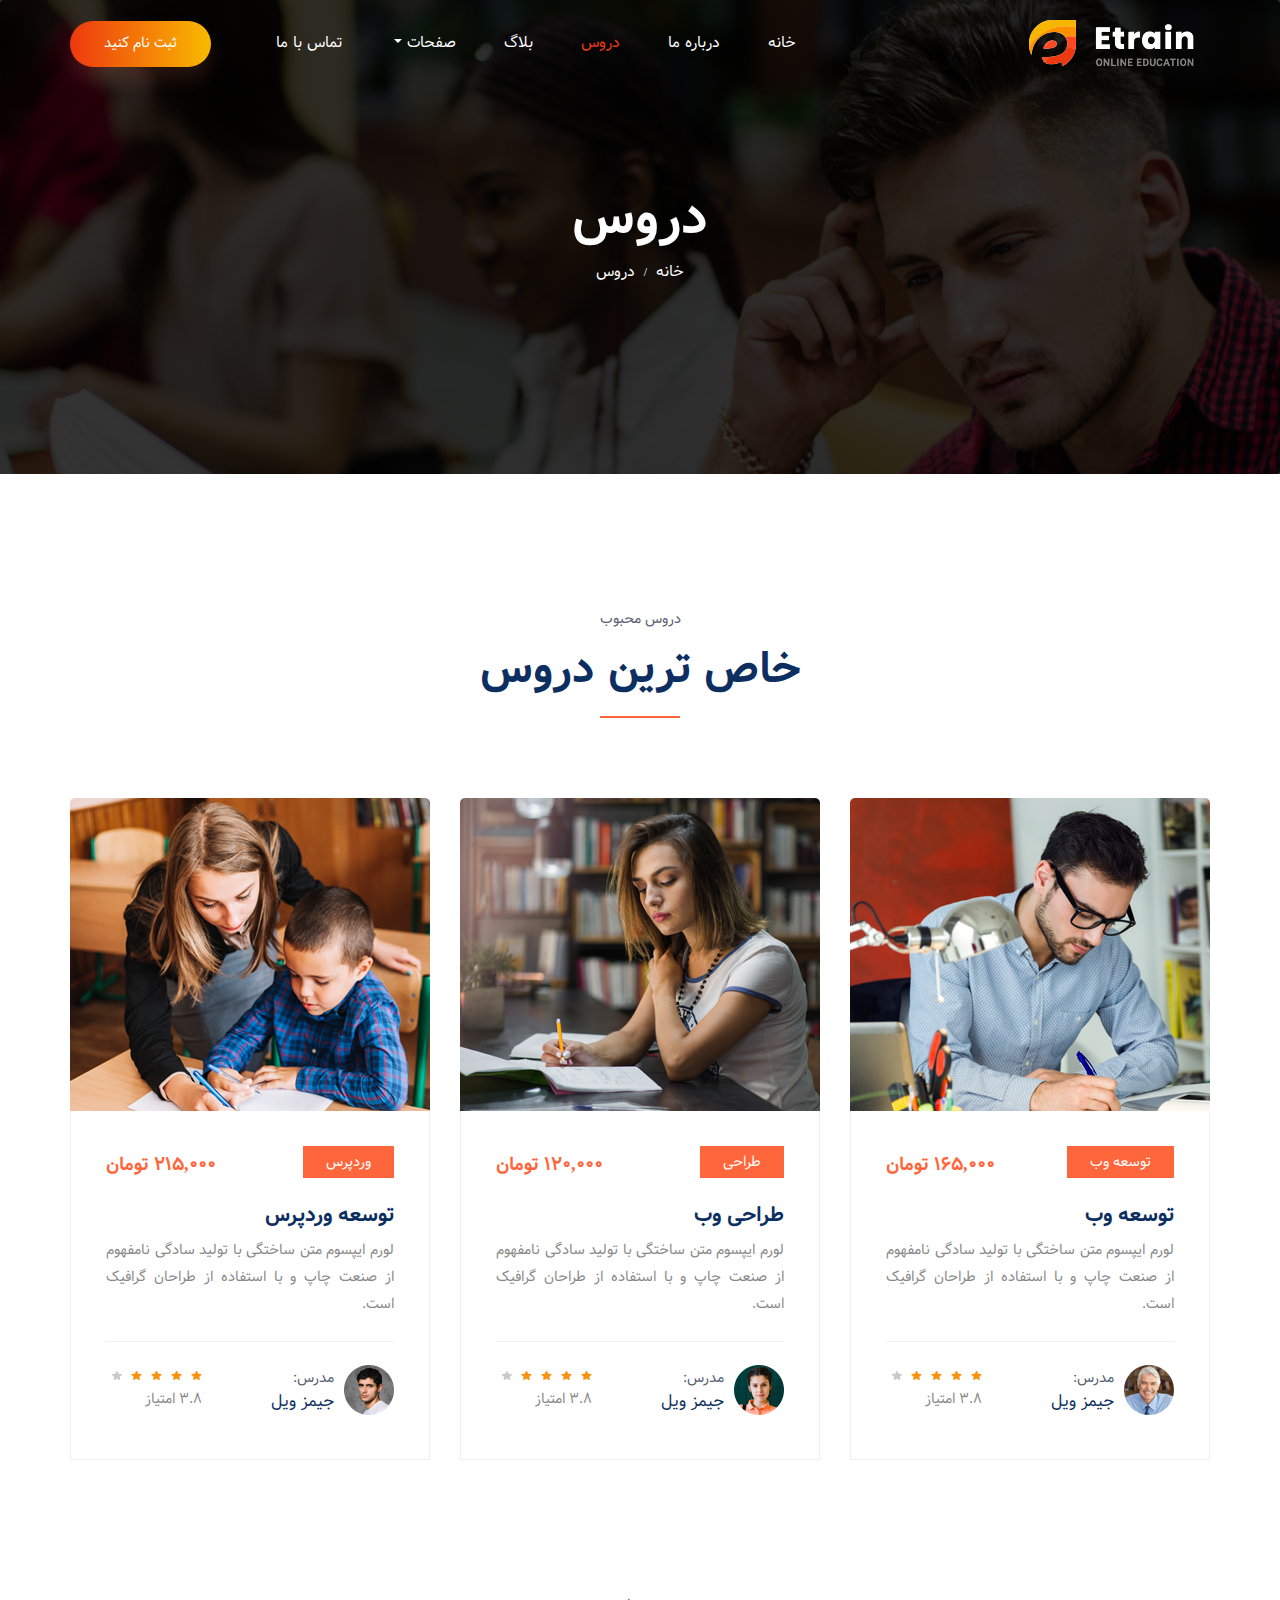
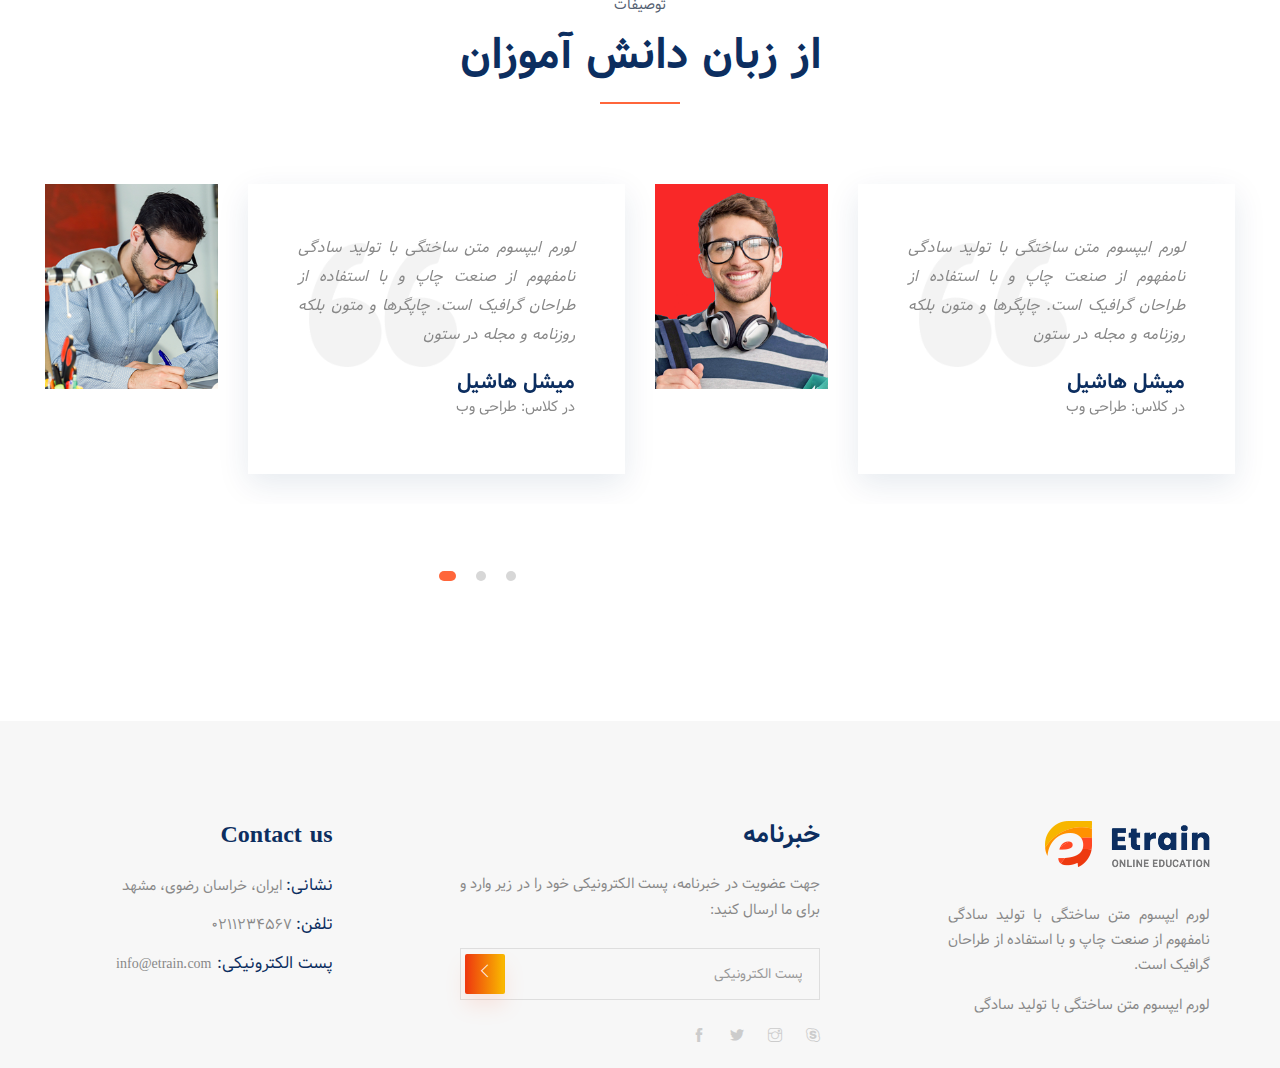
<file: courses.html>
<!doctype html>
<html lang="fa" dir="rtl">

<head>
    <!-- Required meta tags -->
    <meta charset="utf-8">
    <meta name="viewport" content="width=device-width, initial-scale=1, shrink-to-fit=no">
    <title>Etrain</title>
    <link rel="icon" href="img/favicon.png">
    <!-- Bootstrap CSS -->
    <link rel="stylesheet" href="css/bootstrap.min.css">
    <!-- animate CSS -->
    <link rel="stylesheet" href="css/animate.css">
    <!-- owl carousel CSS -->
    <link rel="stylesheet" href="css/owl.carousel.min.css">
    <!-- themify CSS -->
    <link rel="stylesheet" href="css/themify-icons.css">
    <!-- flaticon CSS -->
    <link rel="stylesheet" href="css/flaticon.css">
    <!-- font awesome CSS -->
    <link rel="stylesheet" href="css/magnific-popup.css">
    <!-- swiper CSS -->
    <link rel="stylesheet" href="css/slick.css">
    <!-- style CSS -->
    <link rel="stylesheet" href="css/style.css">
</head>

<body>
    <!--::header part start::-->
    <header class="main_menu single_page_menu">
        <div class="container">
            <div class="row align-items-center">
                <div class="col-lg-12">
                    <nav class="navbar navbar-expand-lg navbar-light">
                        <a class="navbar-brand logo_1" href="index-2.html"> <img src="img/single_page_logo.png" alt="logo"> </a>
                        <a class="navbar-brand logo_2" href="index-2.html"> <img src="img/logo.png" alt="logo"> </a>
                        <button class="navbar-toggler" type="button" data-toggle="collapse"
                            data-target="#navbarSupportedContent" aria-controls="navbarSupportedContent"
                            aria-expanded="false" aria-label="Toggle navigation">
                            <span class="navbar-toggler-icon"></span>
                        </button>

                        <div class="collapse navbar-collapse main-menu-item justify-content-end"
                            id="navbarSupportedContent">
                            <ul class="navbar-nav align-items-center">
                                <li class="nav-item">
                                    <a class="nav-link" href="index-2.html">خانه</a>
                                </li>
                                <li class="nav-item">
                                    <a class="nav-link" href="about.html">درباره ما</a>
                                </li>
                                <li class="nav-item active">
                                    <a class="nav-link" href="courses.html">دروس</a>
                                </li>
                                <li class="nav-item">
                                    <a class="nav-link" href="blog.html">بلاگ</a>
                                </li>
                                <li class="nav-item dropdown">
                                    <a class="nav-link dropdown-toggle" href="blog.html" id="navbarDropdown" role="button" data-toggle="dropdown" aria-haspopup="true" aria-expanded="false">
                                        صفحات
                                    </a>
                                    <div class="dropdown-menu" aria-labelledby="navbarDropdown">
                                        <a class="dropdown-item" href="single-blog.html">بلاگ تکی</a>
                                        <a class="dropdown-item" href="course-details.html">جزئیات درس</a>
                                        <a class="dropdown-item" href="elements.html">اجزاء</a>
                                    </div>
                                </li>
                                <li class="nav-item">
                                    <a class="nav-link" href="contact.html">تماس با ما</a>
                                </li>
                                <li class="d-none d-lg-block">
                                    <a class="btn_1" href="#">ثبت نام کنید</a>
                                </li>
                            </ul>
                        </div>
                    </nav>
                </div>
            </div>
        </div>
    </header>
    <!-- Header part end-->

    <!-- breadcrumb start-->
    <section class="breadcrumb breadcrumb_bg">
        <div class="container">
            <div class="row">
                <div class="col-lg-12">
                    <div class="breadcrumb_iner text-center">
                        <div class="breadcrumb_iner_item">
                            <h2 class="text-center">دروس</h2>
                            <p class="text-center">خانه<span> / </span>دروس</p>
                        </div>
                    </div>
                </div>
            </div>
        </div>
    </section>
    <!-- breadcrumb start-->

    <!--::review_part start::-->
    <section class="special_course padding_top">
        <div class="container">
            <div class="row justify-content-center">
                <div class="col-xl-5">
                    <div class="section_tittle text-center">
                        <p class="text-center">دروس محبوب</p>
                        <h2 class="text-center">خاص ترین دروس</h2>
                    </div>
                </div>
            </div>
            <div class="row">
                <div class="col-sm-6 col-lg-4">
                    <div class="single_special_course">
                        <img src="img/special_course_1.png" class="special_img" alt="">
                        <div class="special_course_text">
                            <a href="course-details.html" class="btn_4">توسعه وب</a>
                            <h4>165,000 تومان</h4>
                            <a href="course-details.html"><h3>توسعه وب</h3></a>
                            <p>لورم ایپسوم متن ساختگی با تولید سادگی نامفهوم از صنعت چاپ و با استفاده از طراحان گرافیک است. </p>
                            <div class="author_info">
                                <div class="author_img">
                                    <img src="img/author/author_1.png" alt="">
                                    <div class="author_info_text">
                                        <p>مدرس:</p>
                                        <h5><a href="#">جیمز ویل</a></h5>
                                    </div>
                                </div>
                                <div class="author_rating">
                                    <div class="rating">
                                        <a href="#"><img src="img/icon/color_star.svg" alt=""></a>
                                        <a href="#"><img src="img/icon/color_star.svg" alt=""></a>
                                        <a href="#"><img src="img/icon/color_star.svg" alt=""></a>
                                        <a href="#"><img src="img/icon/color_star.svg" alt=""></a>
                                        <a href="#"><img src="img/icon/star.svg" alt=""></a>
                                    </div>
                                    <p>3.8 امتیاز</p>
                                </div>
                            </div>
                        </div>
                    </div>
                </div>
                <div class="col-sm-6 col-lg-4">
                    <div class="single_special_course">
                        <img src="img/special_course_2.png" class="special_img" alt="">
                        <div class="special_course_text">
                            <a href="course-details.html" class="btn_4">طراحی</a>
                            <h4>120,000 تومان</h4>
                            <a href="course-details.html"> <h3>طراحی وب</h3></a>
                            <p>لورم ایپسوم متن ساختگی با تولید سادگی نامفهوم از صنعت چاپ و با استفاده از طراحان گرافیک است. </p>
                            <div class="author_info">
                                <div class="author_img">
                                    <img src="img/author/author_2.png" alt="">
                                    <div class="author_info_text">
                                        <p>مدرس:</p>
                                        <h5><a href="#">جیمز ویل</a></h5>
                                    </div>
                                </div>
                                <div class="author_rating">
                                    <div class="rating">
                                        <a href="#"><img src="img/icon/color_star.svg" alt=""></a>
                                        <a href="#"><img src="img/icon/color_star.svg" alt=""></a>
                                        <a href="#"><img src="img/icon/color_star.svg" alt=""></a>
                                        <a href="#"><img src="img/icon/color_star.svg" alt=""></a>
                                        <a href="#"><img src="img/icon/star.svg" alt=""></a>
                                    </div>
                                    <p>3.8 امتیاز</p>
                                </div>
                            </div>
                        </div>

                    </div>
                </div>
                <div class="col-sm-6 col-lg-4">
                    <div class="single_special_course">
                        <img src="img/special_course_3.png" class="special_img" alt="">
                        <div class="special_course_text">
                            <a href="course-details.html" class="btn_4">وردپرس</a>
                            <h4>215,000 تومان</h4>
                            <a href="course-details.html">  <h3>توسعه وردپرس</h3> </a> 
                            <p>لورم ایپسوم متن ساختگی با تولید سادگی نامفهوم از صنعت چاپ و با استفاده از طراحان گرافیک است. </p>
                            <div class="author_info">
                                <div class="author_img">
                                    <img src="img/author/author_3.png" alt="">
                                    <div class="author_info_text">
                                        <p>مدرس:</p>
                                        <h5><a href="#">جیمز ویل</a></h5>
                                    </div>
                                </div>
                                <div class="author_rating">
                                    <div class="rating">
                                        <a href="#"><img src="img/icon/color_star.svg" alt=""></a>
                                        <a href="#"><img src="img/icon/color_star.svg" alt=""></a>
                                        <a href="#"><img src="img/icon/color_star.svg" alt=""></a>
                                        <a href="#"><img src="img/icon/color_star.svg" alt=""></a>
                                        <a href="#"><img src="img/icon/star.svg" alt=""></a>
                                    </div>
                                    <p>3.8 امتیاز</p>
                                </div>
                            </div>
                        </div>
                    </div>
                </div>
            </div>
        </div>
    </section>
    <!--::blog_part end::-->

    <!--::review_part start::-->
    <section class="testimonial_part section_padding">
        <div class="container-fluid">
            <div class="row justify-content-center">
                <div class="col-xl-5">
                    <div class="section_tittle text-center">
                        <p class="text-center">توصیفات</p>
                        <h2 class="text-center">از زبان دانش آموزان</h2>
                    </div>
                </div>
            </div>
            <div class="row">
                <div class="col-lg-12">
                    <div class="textimonial_iner owl-carousel">
                        <div class="testimonial_slider">
                            <div class="row">
                                <div class="col-lg-8 col-xl-4 col-sm-8 align-self-center">
                                    <div class="testimonial_slider_text">
                                        <p>لورم ایپسوم متن ساختگی با تولید سادگی نامفهوم از صنعت چاپ و با استفاده از طراحان گرافیک است. چاپگرها و متون بلکه روزنامه و مجله در ستون</p>
                                        <h4>میشل هاشیل</h4>
                                        <h5>در کلاس: طراحی وب</h5>
                                    </div>
                                </div>
                                <div class="col-lg-4 col-xl-2 col-sm-4">
                                    <div class="testimonial_slider_img">
                                        <img src="img/testimonial_img_1.png" alt="#">
                                    </div>
                                </div>
                                <div class="col-xl-4 d-none d-xl-block">
                                    <div class="testimonial_slider_text">
                                        <p>لورم ایپسوم متن ساختگی با تولید سادگی نامفهوم از صنعت چاپ و با استفاده از طراحان گرافیک است. چاپگرها و متون بلکه روزنامه و مجله در ستون</p>
                                        <h4>میشل هاشیل</h4>
                                        <h5>در کلاس: طراحی وب</h5>
                                    </div>
                                </div>
                                <div class="col-xl-2 d-none d-xl-block">
                                    <div class="testimonial_slider_img">
                                        <img src="img/testimonial_img_2.png" alt="#">
                                    </div>
                                </div>
                            </div>
                        </div>
                        <div class="testimonial_slider">
                            <div class="row">
                                <div class="col-lg-8 col-xl-4 col-sm-8 align-self-center">
                                    <div class="testimonial_slider_text">
                                        <p>لورم ایپسوم متن ساختگی با تولید سادگی نامفهوم از صنعت چاپ و با استفاده از طراحان گرافیک است. چاپگرها و متون بلکه روزنامه و مجله در ستون</p>
                                        <h4>میشل هاشیل</h4>
                                        <h5>در کلاس: طراحی وب</h5>
                                    </div>
                                </div>
                                <div class="col-lg-4 col-xl-2 col-sm-4">
                                    <div class="testimonial_slider_img">
                                        <img src="img/testimonial_img_3.png" alt="#">
                                    </div>
                                </div>
                                <div class="col-xl-4 d-none d-xl-block">
                                    <div class="testimonial_slider_text">
                                        <p>لورم ایپسوم متن ساختگی با تولید سادگی نامفهوم از صنعت چاپ و با استفاده از طراحان گرافیک است. چاپگرها و متون بلکه روزنامه و مجله در ستون</p>
                                        <h4>میشل هاشیل</h4>
                                        <h5>در کلاس: طراحی وب</h5>
                                    </div>
                                </div>
                                <div class="col-xl-2 d-none d-xl-block">
                                    <div class="testimonial_slider_img">
                                        <img src="img/testimonial_img_2.png" alt="#">
                                    </div>
                                </div>
                            </div>
                        </div>
                        <div class="testimonial_slider">
                            <div class="row">
                                <div class="col-lg-8 col-xl-4 col-sm-8 align-self-center">
                                    <div class="testimonial_slider_text">
                                        <p>لورم ایپسوم متن ساختگی با تولید سادگی نامفهوم از صنعت چاپ و با استفاده از طراحان گرافیک است. چاپگرها و متون بلکه روزنامه و مجله در ستون</p>
                                        <h4>میشل هاشیل</h4>
                                        <h5>در کلاس: طراحی وب</h5>
                                    </div>
                                </div>
                                <div class="col-lg-4 col-xl-2 col-sm-4">
                                    <div class="testimonial_slider_img">
                                        <img src="img/testimonial_img_3.png" alt="#">
                                    </div>
                                </div>
                                <div class="col-xl-4 d-none d-xl-block">
                                    <div class="testimonial_slider_text">
                                        <p>لورم ایپسوم متن ساختگی با تولید سادگی نامفهوم از صنعت چاپ و با استفاده از طراحان گرافیک است. چاپگرها و متون بلکه روزنامه و مجله در ستون</p>
                                        <h4>میشل هاشیل</h4>
                                        <h5>در کلاس: طراحی وب</h5>
                                    </div>
                                </div>
                                <div class="col-xl-2 d-none d-xl-block">
                                    <div class="testimonial_slider_img">
                                        <img src="img/testimonial_img_2.png" alt="#">
                                    </div>
                                </div>
                            </div>
                        </div>
                    </div>
                </div>
            </div>
        </div>
    </section>
    <!--::blog_part end::-->

    <!-- footer part start-->
    <footer class="footer-area">
        <div class="container">
            <div class="row justify-content-between">
                <div class="col-sm-6 col-md-4 col-xl-3">
                    <div class="single-footer-widget footer_1">
                        <a href="index-2.html"> <img src="img/logo.png" alt=""> </a>
                        <p>لورم ایپسوم متن ساختگی با تولید سادگی نامفهوم از صنعت چاپ و با استفاده از طراحان گرافیک است.</p>
                        <p>لورم ایپسوم متن ساختگی با تولید سادگی</p>
                    </div>
                </div>
                <div class="col-sm-6 col-md-4 col-xl-4">
                    <div class="single-footer-widget footer_2">
                        <h4>خبرنامه</h4>
                        <p>جهت عضویت در خبرنامه، پست الکترونیکی خود را در زیر وارد و برای ما ارسال کنید:</p>
                        <form action="#">
                            <div class="form-group">
                                <div class="input-group mb-3">
                                    <input type="text" class="form-control" placeholder='پست الکترونیکی'
                                        onfocus="this.placeholder = ''"
                                        onblur="this.placeholder = 'پست الکترونیکی'">
                                    <div class="input-group-append">
                                        <button class="btn btn_1" type="button"><i class="ti-angle-left"></i></button>
                                    </div>
                                </div>
                            </div>
                        </form>
                        <div class="social_icon">
                            <a href="#"> <i class="ti-facebook"></i></a>
                            <a href="#"> <i class="ti-twitter-alt"></i></a>
                            <a href="#"> <i class="ti-instagram"></i></a>
                            <a href="#"> <i class="ti-skype"></i></a>
                        </div>
                    </div>
                </div>
                <div class="col-xl-3 col-sm-6 col-md-4">
                    <div class="single-footer-widget footer_2">
                        <h4>Contact us</h4>
                        <div class="contact_info">
                            <p><span> نشانی:</span> ایران، خراسان رضوی، مشهد</p>
                            <p><span> تلفن:</span> 0211234567</p>
                            <p><span> پست الکترونیکی: </span>info@etrain.com</p>
                        </div>
                    </div>
                </div>
            </div>

        </div>
        
    </footer>
    <!-- footer part end-->

    <!-- jquery plugins here-->
    <!-- jquery -->
    <script src="js/jquery-1.12.1.min.js"></script>
    <!-- popper js -->
    <script src="js/popper.min.js"></script>
    <!-- bootstrap js -->
    <script src="js/bootstrap.min.js"></script>
    <!-- easing js -->
    <script src="js/jquery.magnific-popup.js"></script>
    <!-- swiper js -->
    <script src="js/swiper.min.js"></script>
    <!-- swiper js -->
    <script src="js/masonry.pkgd.js"></script>
    <!-- particles js -->
    <script src="js/owl.carousel.min.js"></script>
    <script src="js/jquery.nice-select.min.js"></script>
    <!-- swiper js -->
    <script src="js/slick.min.js"></script>
    <script src="js/jquery.counterup.min.js"></script>
    <script src="js/waypoints.min.js"></script>
    <!-- custom js -->
    <script src="js/custom.js"></script>
</body>

</html>
</file>
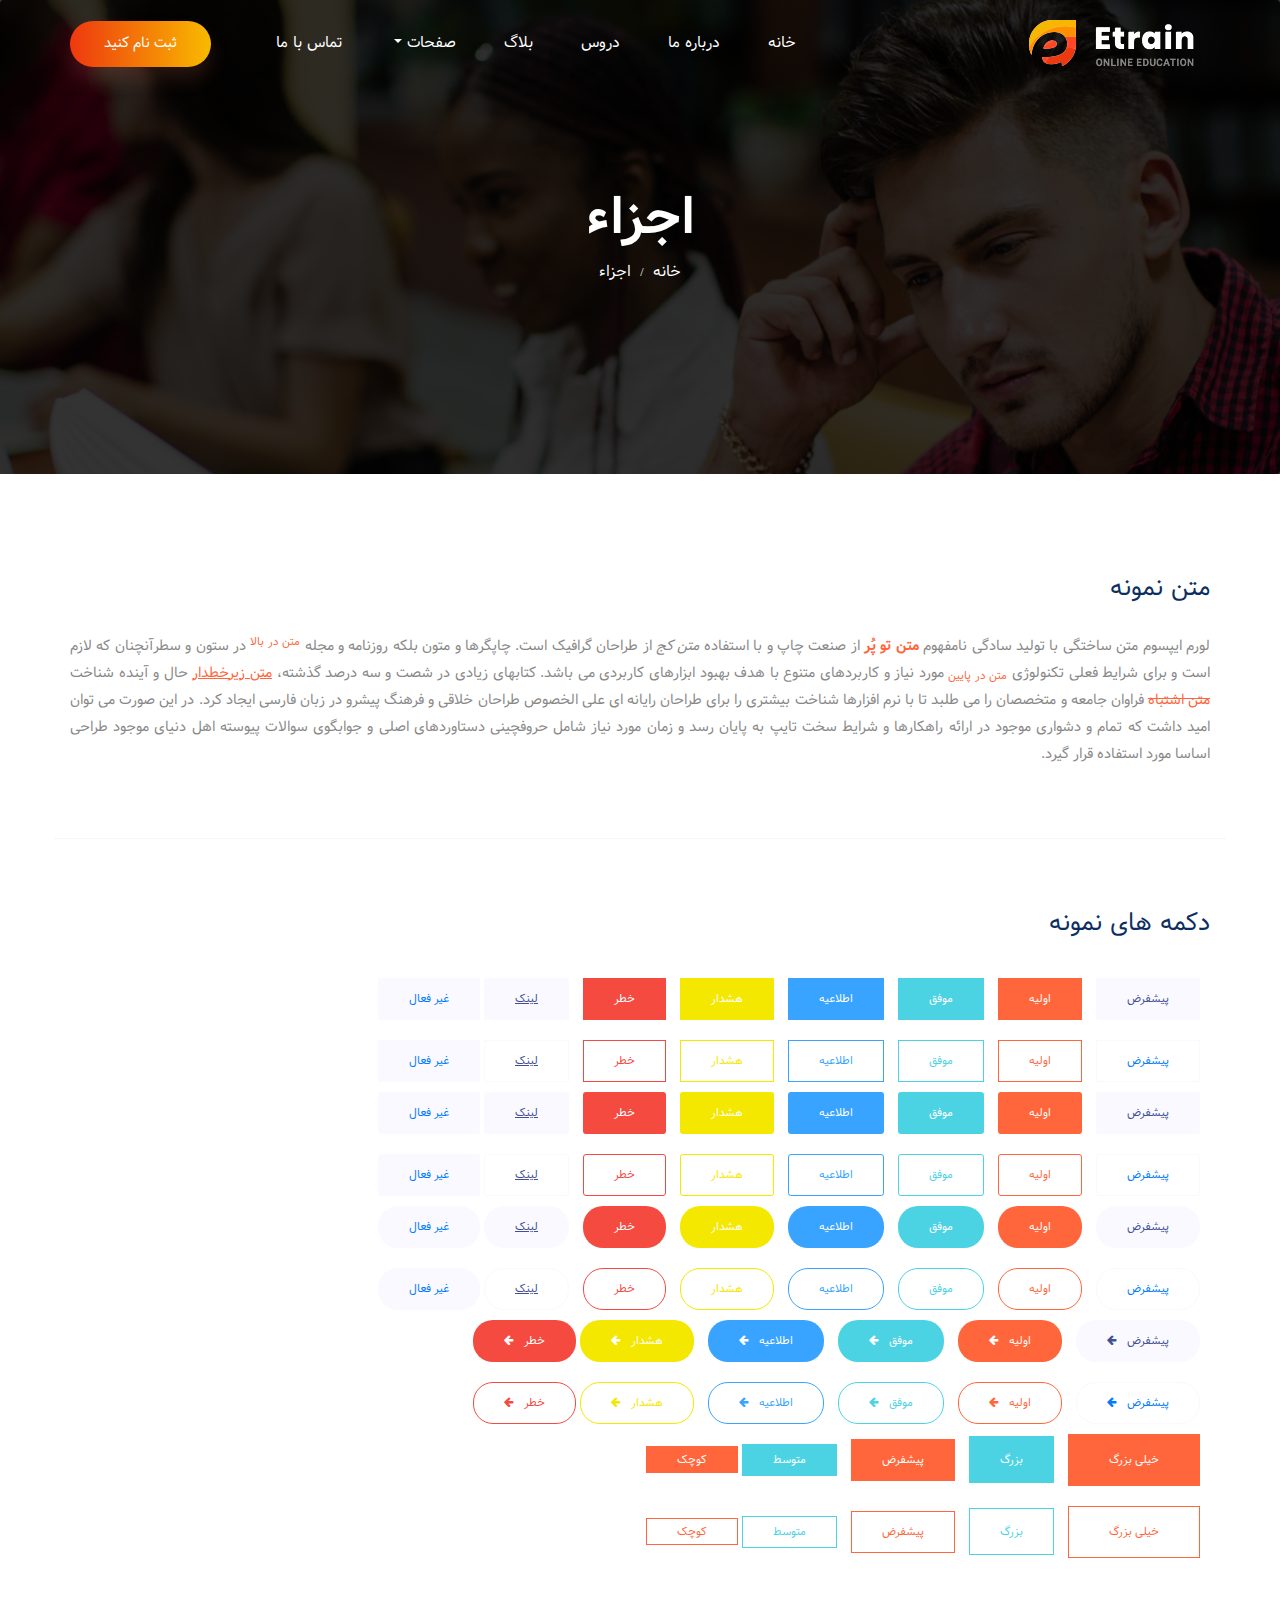
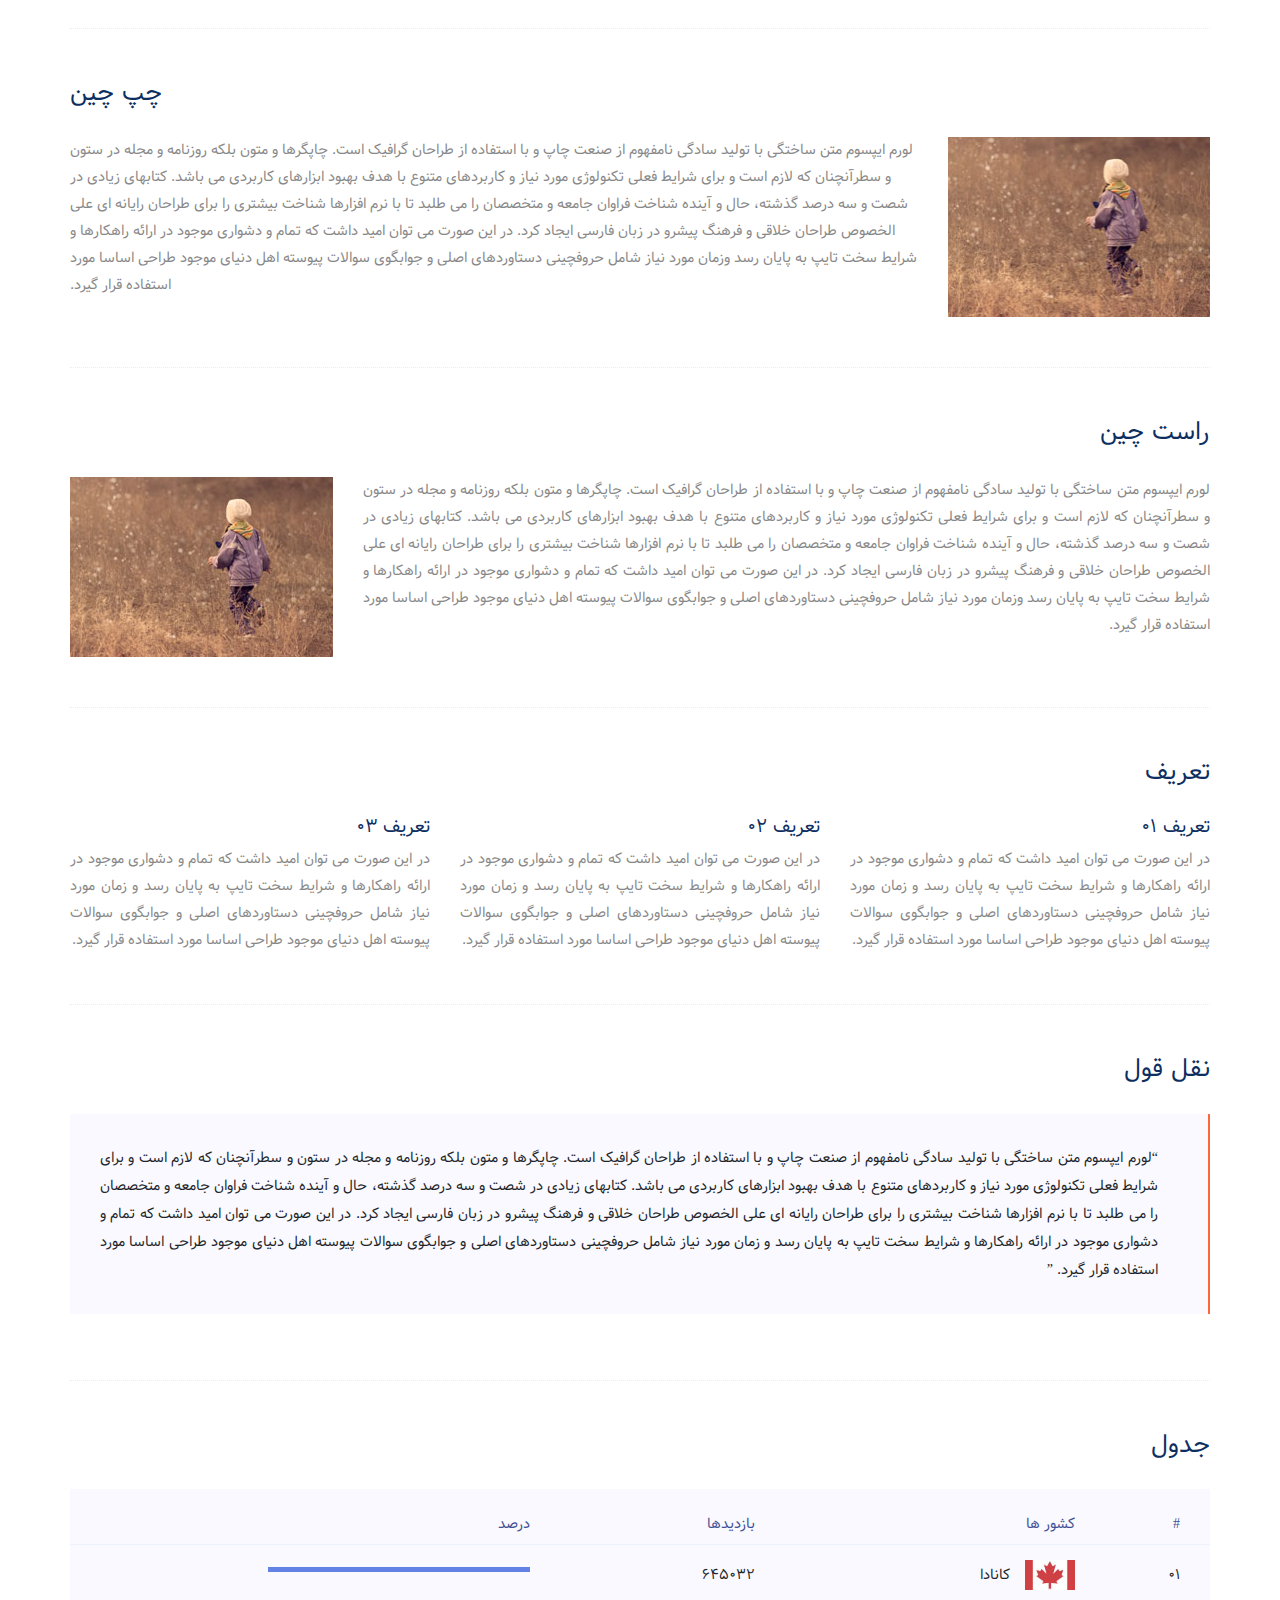
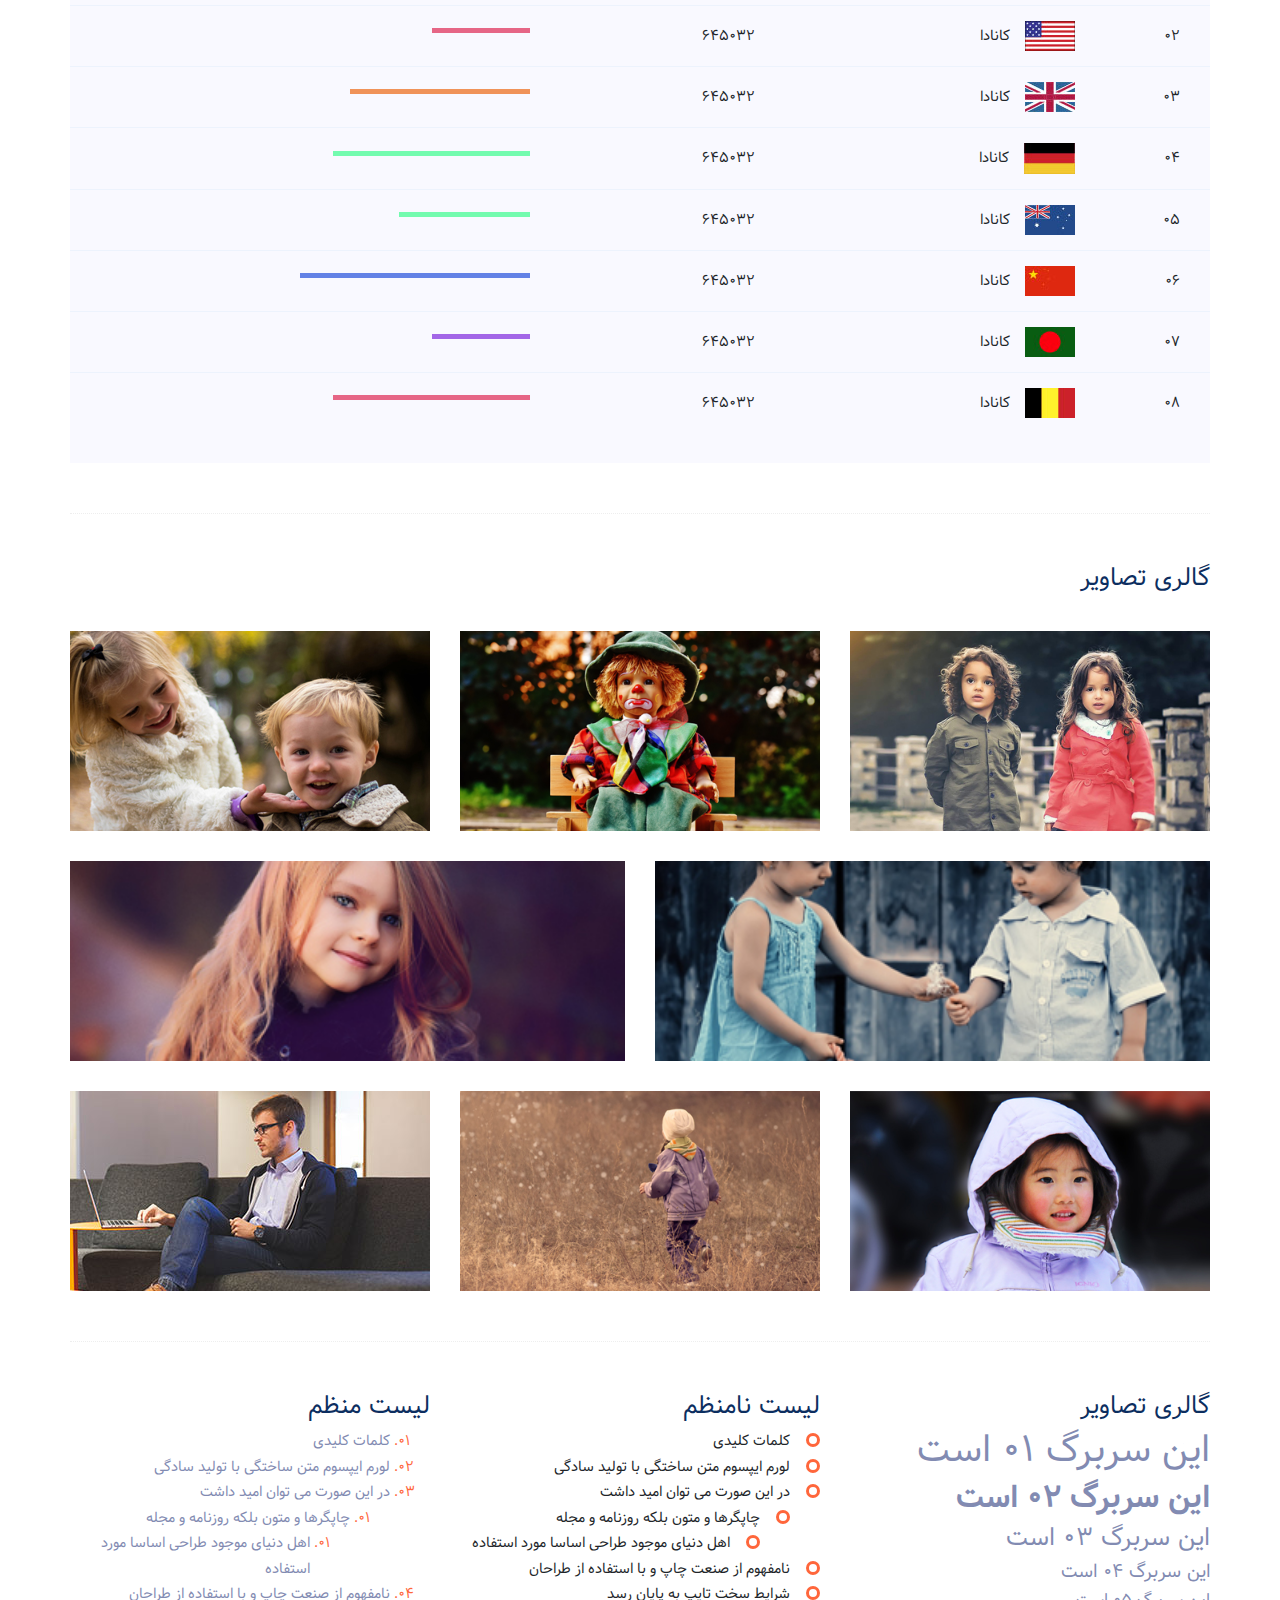
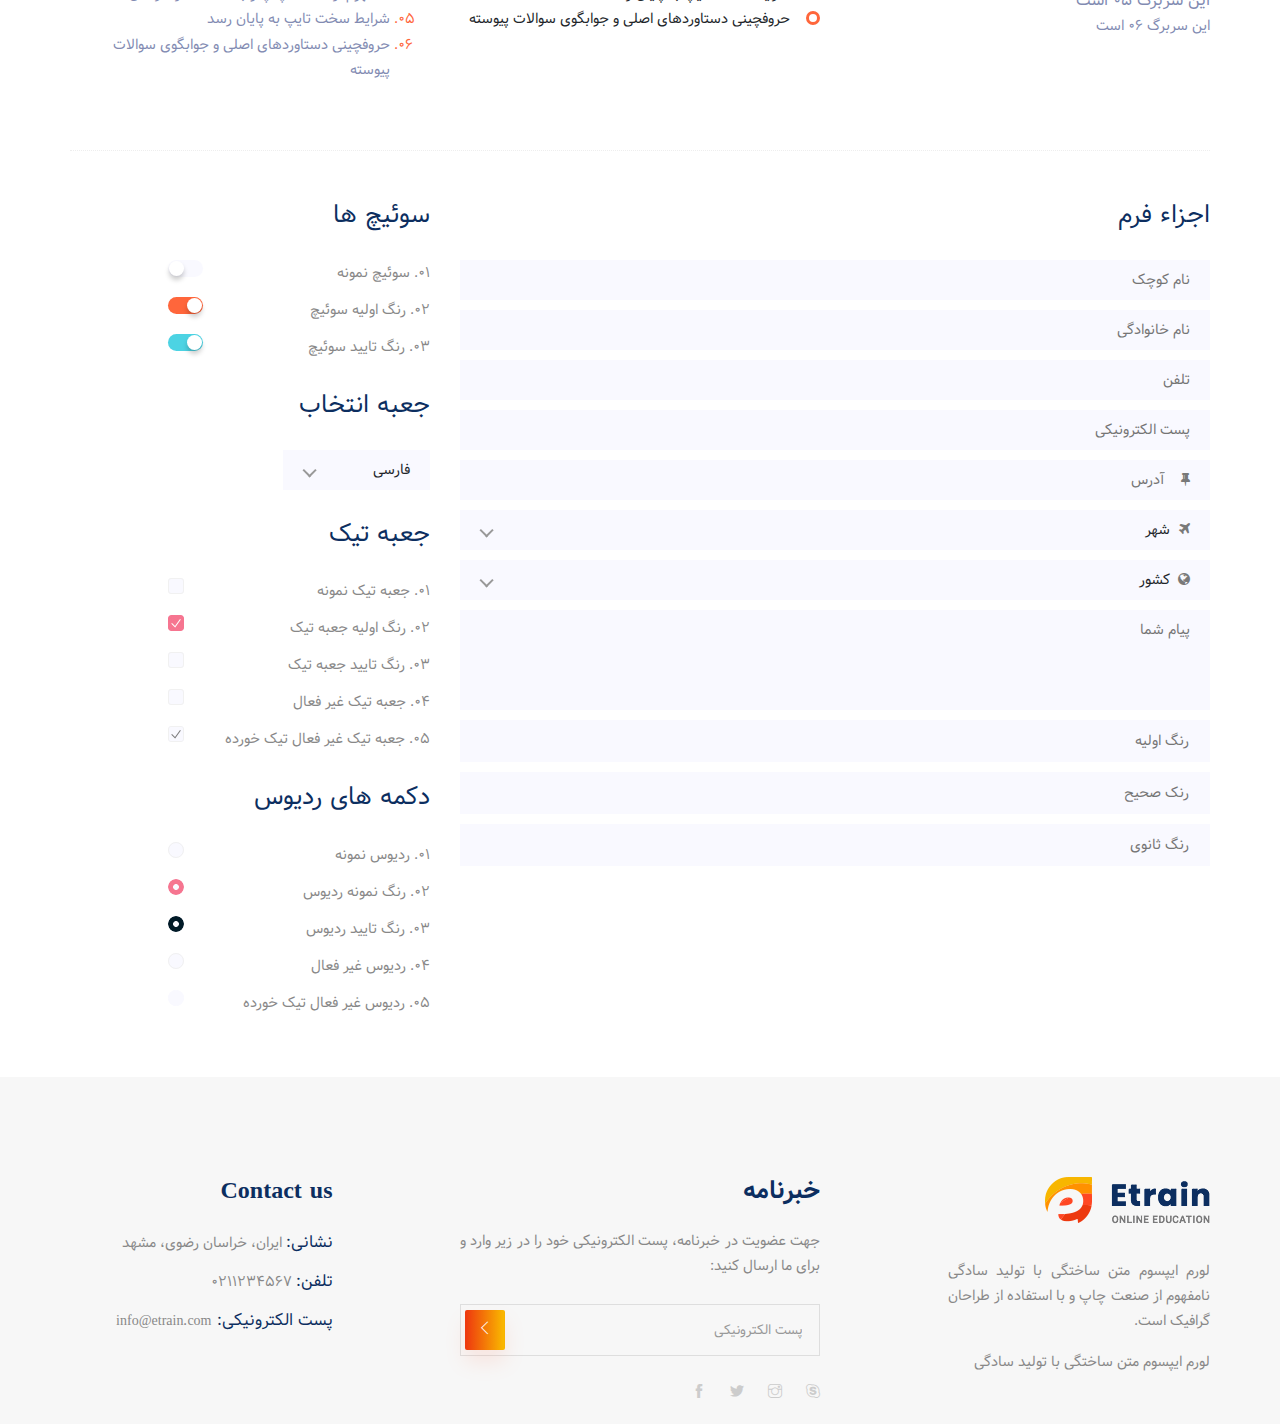
<file: elements.html>
<!doctype html>
<html lang="fa" dir="rtl">


<head>
    <!-- Required meta tags -->
    <meta charset="utf-8">
    <meta name="viewport" content="width=device-width, initial-scale=1, shrink-to-fit=no">
    <title>Etrain</title>
    <link rel="icon" href="img/favicon.png">
    <!-- Bootstrap CSS -->
    <link rel="stylesheet" href="css/bootstrap.min.css">
    <!-- animate CSS -->
    <link rel="stylesheet" href="css/animate.css">
    <!-- owl carousel CSS -->
    <link rel="stylesheet" href="css/owl.carousel.min.css">
    <!-- themify CSS -->
    <link rel="stylesheet" href="css/themify-icons.css">
    <!-- flaticon CSS -->
	<link rel="stylesheet" href="css/flaticon.css">
	<link rel="stylesheet" href="css/font-awesome.min.css">
    <link rel="stylesheet" href="css/nice-select.css">
    <!-- font awesome CSS -->
    <link rel="stylesheet" href="css/magnific-popup.css">
    <!-- swiper CSS -->
    <link rel="stylesheet" href="css/slick.css">
    <!-- style CSS -->
    <link rel="stylesheet" href="css/style.css">
</head>

<body>
    <!--::header part start::-->
    <header class="main_menu single_page_menu">
        <div class="container">
            <div class="row align-items-center">
                <div class="col-lg-12">
                    <nav class="navbar navbar-expand-lg navbar-light">
                        <a class="navbar-brand logo_1" href="index-2.html"> <img src="img/single_page_logo.png" alt="logo"> </a>
                        <a class="navbar-brand logo_2" href="index-2.html"> <img src="img/logo.png" alt="logo"> </a>
                        <button class="navbar-toggler" type="button" data-toggle="collapse"
                            data-target="#navbarSupportedContent" aria-controls="navbarSupportedContent"
                            aria-expanded="false" aria-label="Toggle navigation">
                            <span class="navbar-toggler-icon"></span>
                        </button>

                        <div class="collapse navbar-collapse main-menu-item justify-content-end"
                            id="navbarSupportedContent">
                            <ul class="navbar-nav align-items-center">
                                <li class="nav-item">
                                    <a class="nav-link" href="index-2.html">خانه</a>
                                </li>
                                <li class="nav-item">
                                    <a class="nav-link" href="about.html">درباره ما</a>
                                </li>
                                <li class="nav-item">
                                    <a class="nav-link" href="courses.html">دروس</a>
                                </li>
                                <li class="nav-item">
                                    <a class="nav-link" href="blog.html">بلاگ</a>
                                </li>
                                <li class="nav-item dropdown">
                                    <a class="nav-link dropdown-toggle" href="blog.html" id="navbarDropdown" role="button" data-toggle="dropdown" aria-haspopup="true" aria-expanded="false">
                                        صفحات
                                    </a>
                                    <div class="dropdown-menu" aria-labelledby="navbarDropdown">
										<a class="dropdown-item" href="single-blog.html">بلاگ تکی</a>
										<a class="dropdown-item" href="course-details.html">جزئیات درس</a>
                                        <a class="dropdown-item active" href="elements.html">اجزاء</a>
                                    </div>
                                </li>
                                <li class="nav-item">
                                    <a class="nav-link" href="contact.html">تماس با ما</a>
                                </li>
                                <li class="d-none d-lg-block">
                                    <a class="btn_1" href="#">ثبت نام کنید</a>
                                </li>
                            </ul>
                        </div>
                    </nav>
                </div>
            </div>
        </div>
    </header>
    <!-- Header part end-->
	
	<!-- breadcrumb start-->
    <section class="breadcrumb breadcrumb_bg">
        <div class="container">
            <div class="row">
                <div class="col-lg-12">
                    <div class="breadcrumb_iner text-center">
                        <div class="breadcrumb_iner_item">
							<h2 class="text-center">اجزاء</h2>
							<p class="text-center">خانه<span> / </span>اجزاء</p>
                        </div>
                    </div>
                </div>
            </div>
        </div>
    </section>
	<!-- End banner Area -->

	<!-- Start Sample Area -->
	<section class="sample-text-area">
		<div class="container box_1170">
			<h3 class="text-heading">متن نمونه</h3>
			<p class="sample-text">
				لورم ایپسوم متن ساختگی با تولید سادگی نامفهوم <b>متن تو پُر</b> از صنعت چاپ و با استفاده <i>متن کج</i>
				 از طراحان گرافیک است. چاپگرها و متون بلکه روزنامه و مجله <sup>متن در بالا</sup> در ستون و سطرآنچنان که لازم است
				 و برای شرایط فعلی تکنولوژی <sub>متن در پایین</sub> مورد نیاز و کاربردهای متنوع با هدف بهبود ابزارهای کاربردی می باشد.
				 کتابهای زیادی در شصت و سه درصد گذشته، <u>متن زیرخطدار</u> حال و آینده شناخت <del>متن اشتباه</del> فراوان جامعه و متخصصان را
				 می طلبد تا با نرم افزارها شناخت بیشتری را برای طراحان رایانه ای علی الخصوص طراحان خلاقی
				 و فرهنگ پیشرو در زبان فارسی ایجاد کرد. در این صورت می توان امید داشت که تمام و دشواری
				 موجود در ارائه راهکارها و شرایط سخت تایپ به پایان رسد و زمان مورد نیاز شامل حروفچینی
				 دستاوردهای اصلی و جوابگوی سوالات پیوسته اهل دنیای موجود طراحی اساسا مورد استفاده قرار گیرد.
			</p>
		</div>
	</section>
	<!-- End Sample Area -->

	<!-- Start Button -->
	<section class="button-area">
		<div class="container box_1170 border-top-generic">
			<h3 class="text-heading">دکمه های نمونه</h3>
			<div class="button-group-area">
				<a href="#" class="genric-btn default">پیشفرض</a>
				<a href="#" class="genric-btn primary">اولیه</a>
				<a href="#" class="genric-btn success">موفق</a>
				<a href="#" class="genric-btn info">اطلاعیه</a>
				<a href="#" class="genric-btn warning">هشدار</a>
				<a href="#" class="genric-btn danger">خطر</a>
				<a href="#" class="genric-btn link">لینک</a>
				<a href="#" class="genric-btn disable">غیر فعال</a>
			</div>
			<div class="button-group-area mt-10">
				<a href="#" class="genric-btn default-border">پیشفرض</a>
				<a href="#" class="genric-btn primary-border">اولیه</a>
				<a href="#" class="genric-btn success-border">موفق</a>
				<a href="#" class="genric-btn info-border">اطلاعیه</a>
				<a href="#" class="genric-btn warning-border">هشدار</a>
				<a href="#" class="genric-btn danger-border">خطر</a>
				<a href="#" class="genric-btn link-border">لینک</a>
				<a href="#" class="genric-btn disable">غیر فعال</a>
			</div>
			<div class="button-group-area mt-40">
				<a href="#" class="genric-btn default radius">پیشفرض</a>
				<a href="#" class="genric-btn primary radius">اولیه</a>
				<a href="#" class="genric-btn success radius">موفق</a>
				<a href="#" class="genric-btn info radius">اطلاعیه</a>
				<a href="#" class="genric-btn warning radius">هشدار</a>
				<a href="#" class="genric-btn danger radius">خطر</a>
				<a href="#" class="genric-btn link radius">لینک</a>
				<a href="#" class="genric-btn disable radius">غیر فعال</a>
			</div>
			<div class="button-group-area mt-10">
				<a href="#" class="genric-btn default-border radius">پیشفرض</a>
				<a href="#" class="genric-btn primary-border radius">اولیه</a>
				<a href="#" class="genric-btn success-border radius">موفق</a>
				<a href="#" class="genric-btn info-border radius">اطلاعیه</a>
				<a href="#" class="genric-btn warning-border radius">هشدار</a>
				<a href="#" class="genric-btn danger-border radius">خطر</a>
				<a href="#" class="genric-btn link-border radius">لینک</a>
				<a href="#" class="genric-btn disable radius">غیر فعال</a>
			</div>
			<div class="button-group-area mt-40">
				<a href="#" class="genric-btn default circle">پیشفرض</a>
				<a href="#" class="genric-btn primary circle">اولیه</a>
				<a href="#" class="genric-btn success circle">موفق</a>
				<a href="#" class="genric-btn info circle">اطلاعیه</a>
				<a href="#" class="genric-btn warning circle">هشدار</a>
				<a href="#" class="genric-btn danger circle">خطر</a>
				<a href="#" class="genric-btn link circle">لینک</a>
				<a href="#" class="genric-btn disable circle">غیر فعال</a>
			</div>
			<div class="button-group-area mt-10">
				<a href="#" class="genric-btn default-border circle">پیشفرض</a>
				<a href="#" class="genric-btn primary-border circle">اولیه</a>
				<a href="#" class="genric-btn success-border circle">موفق</a>
				<a href="#" class="genric-btn info-border circle">اطلاعیه</a>
				<a href="#" class="genric-btn warning-border circle">هشدار</a>
				<a href="#" class="genric-btn danger-border circle">خطر</a>
				<a href="#" class="genric-btn link-border circle">لینک</a>
				<a href="#" class="genric-btn disable circle">غیر فعال</a>
			</div>
			<div class="button-group-area mt-40">
				<a href="#" class="genric-btn default circle arrow">پیشفرض<span class="fa fa-arrow-left"></span></a>
				<a href="#" class="genric-btn primary circle arrow">اولیه<span class="fa fa-arrow-left"></span></a>
				<a href="#" class="genric-btn success circle arrow">موفق<span class="fa fa-arrow-left"></span></a>
				<a href="#" class="genric-btn info circle arrow">اطلاعیه<span class="fa fa-arrow-left"></span></a>
				<a href="#" class="genric-btn warning circle arrow">هشدار<span class="fa fa-arrow-left"></span></a>
				<a href="#" class="genric-btn danger circle arrow">خطر<span class="fa fa-arrow-left"></span></a>
			</div>
			<div class="button-group-area mt-10">
				<a href="#" class="genric-btn default-border circle arrow">پیشفرض<span class="fa fa-arrow-left"></span></a>
				<a href="#" class="genric-btn primary-border circle arrow">اولیه<span class="fa fa-arrow-left"></span></a>
				<a href="#" class="genric-btn success-border circle arrow">موفق<span class="fa fa-arrow-left"></span></a>
				<a href="#" class="genric-btn info-border circle arrow">اطلاعیه<span class="fa fa-arrow-left"></span></a>
				<a href="#" class="genric-btn warning-border circle arrow">هشدار<span class="fa fa-arrow-left"></span></a>
				<a href="#" class="genric-btn danger-border circle arrow">خطر<span class="fa fa-arrow-left"></span></a>
			</div>
			<div class="button-group-area mt-40">
				<a href="#" class="genric-btn primary e-large">خیلی بزرگ</a>
				<a href="#" class="genric-btn success large">بزرگ</a>
				<a href="#" class="genric-btn primary">پیشفرض</a>
				<a href="#" class="genric-btn success medium">متوسط</a>
				<a href="#" class="genric-btn primary small">کوچک</a>
			</div>
			<div class="button-group-area mt-10">
				<a href="#" class="genric-btn primary-border e-large">خیلی بزرگ</a>
				<a href="#" class="genric-btn success-border large">بزرگ</a>
				<a href="#" class="genric-btn primary-border">پیشفرض</a>
				<a href="#" class="genric-btn success-border medium">متوسط</a>
				<a href="#" class="genric-btn primary-border small">کوچک</a>
			</div>
		</div>
	</section>
	<!-- End Button -->

	<!-- Start Align Area -->
	<div class="whole-wrap">
		<div class="container box_1170">
			<div class="section-top-border text-left">
				<h3 class="mb-30 text-left">چپ چین</h3>
				<div class="row">
					<div class="col-md-3">
						<img src="img/elements/d.jpg" alt="" class="img-fluid">
					</div>
					<div class="col-md-9 mt-sm-20">
						<p class="text-left">لورم ایپسوم متن ساختگی با تولید سادگی نامفهوم از صنعت چاپ و با استفاده از طراحان گرافیک است. چاپگرها و متون بلکه روزنامه و مجله در ستون و سطرآنچنان که لازم است و برای شرایط فعلی تکنولوژی مورد نیاز و کاربردهای متنوع با هدف بهبود ابزارهای کاربردی می باشد. کتابهای زیادی در شصت و سه درصد گذشته، حال و آینده شناخت فراوان جامعه و متخصصان را می طلبد تا با نرم افزارها شناخت بیشتری را برای طراحان رایانه ای علی الخصوص طراحان خلاقی و فرهنگ پیشرو در زبان فارسی ایجاد کرد. در این صورت می توان امید داشت که تمام و دشواری موجود در ارائه راهکارها و شرایط سخت تایپ به پایان رسد وزمان مورد نیاز شامل حروفچینی دستاوردهای اصلی و جوابگوی سوالات پیوسته اهل دنیای موجود طراحی اساسا مورد استفاده قرار گیرد.</p>
					</div>
				</div>
			</div>
			<div class="section-top-border">
				<h3 class="mb-30">راست چین</h3>
				<div class="row">
					<div class="col-md-9">
						<p>لورم ایپسوم متن ساختگی با تولید سادگی نامفهوم از صنعت چاپ و با استفاده از طراحان گرافیک است. چاپگرها و متون بلکه روزنامه و مجله در ستون و سطرآنچنان که لازم است و برای شرایط فعلی تکنولوژی مورد نیاز و کاربردهای متنوع با هدف بهبود ابزارهای کاربردی می باشد. کتابهای زیادی در شصت و سه درصد گذشته، حال و آینده شناخت فراوان جامعه و متخصصان را می طلبد تا با نرم افزارها شناخت بیشتری را برای طراحان رایانه ای علی الخصوص طراحان خلاقی و فرهنگ پیشرو در زبان فارسی ایجاد کرد. در این صورت می توان امید داشت که تمام و دشواری موجود در ارائه راهکارها و شرایط سخت تایپ به پایان رسد وزمان مورد نیاز شامل حروفچینی دستاوردهای اصلی و جوابگوی سوالات پیوسته اهل دنیای موجود طراحی اساسا مورد استفاده قرار گیرد.</p>
					</div>
					<div class="col-md-3">
						<img src="img/elements/d.jpg" alt="" class="img-fluid">
					</div>
				</div>
			</div>
			<div class="section-top-border">
				<h3 class="mb-30 text-right">تعریف</h3>
				<div class="row">
					<div class="col-md-4">
						<div class="single-defination">
							<h4 class="mb-20">تعریف 01</h4>
							<p>در این صورت می توان امید داشت که تمام و دشواری موجود در ارائه راهکارها و شرایط سخت تایپ به پایان رسد و زمان مورد نیاز شامل حروفچینی دستاوردهای اصلی و جوابگوی سوالات پیوسته اهل دنیای موجود طراحی اساسا مورد استفاده قرار گیرد. </p>
						</div>
					</div>
					<div class="col-md-4">
						<div class="single-defination">
							<h4 class="mb-20">تعریف 02</h4>
							<p>در این صورت می توان امید داشت که تمام و دشواری موجود در ارائه راهکارها و شرایط سخت تایپ به پایان رسد و زمان مورد نیاز شامل حروفچینی دستاوردهای اصلی و جوابگوی سوالات پیوسته اهل دنیای موجود طراحی اساسا مورد استفاده قرار گیرد. </p>
						</div>
					</div>
					<div class="col-md-4">
						<div class="single-defination">
							<h4 class="mb-20">تعریف 03</h4>
							<p>در این صورت می توان امید داشت که تمام و دشواری موجود در ارائه راهکارها و شرایط سخت تایپ به پایان رسد و زمان مورد نیاز شامل حروفچینی دستاوردهای اصلی و جوابگوی سوالات پیوسته اهل دنیای موجود طراحی اساسا مورد استفاده قرار گیرد. </p>
						</div>
					</div>
				</div>
			</div>
			<div class="section-top-border">
				<h3 class="mb-30">نقل قول</h3>
				<div class="row">
					<div class="col-lg-12">
						<blockquote class="generic-blockquote">
							“لورم ایپسوم متن ساختگی با تولید سادگی نامفهوم از صنعت چاپ و با استفاده از طراحان گرافیک است. چاپگرها و متون بلکه روزنامه و مجله در ستون و سطرآنچنان که لازم است و برای شرایط فعلی تکنولوژی مورد نیاز و کاربردهای متنوع با هدف بهبود ابزارهای کاربردی می باشد. کتابهای زیادی در شصت و سه درصد گذشته، حال و آینده شناخت فراوان جامعه و متخصصان را می طلبد تا با نرم افزارها شناخت بیشتری را برای طراحان رایانه ای علی الخصوص طراحان خلاقی و فرهنگ پیشرو در زبان فارسی ایجاد کرد. در این صورت می توان امید داشت که تمام و دشواری موجود در ارائه راهکارها و شرایط سخت تایپ به پایان رسد و زمان مورد نیاز شامل حروفچینی دستاوردهای اصلی و جوابگوی سوالات پیوسته اهل دنیای موجود طراحی اساسا مورد استفاده قرار گیرد. ”
						</blockquote>
					</div>
				</div>
			</div>
			<div class="section-top-border">
				<h3 class="mb-30">جدول</h3>
				<div class="progress-table-wrap">
					<div class="progress-table">
						<div class="table-head">
							<div class="serial">#</div>
							<div class="country">کشور ها</div>
							<div class="visit">بازدیدها</div>
							<div class="percentage">درصد</div>
						</div>
						<div class="table-row">
							<div class="serial">01</div>
							<div class="country"> <img src="img/elements/f1.jpg" alt="flag">کانادا</div>
							<div class="visit">645032</div>
							<div class="percentage">
								<div class="progress">
									<div class="progress-bar color-1" role="progressbar" style="width: 80%" aria-valuenow="80" aria-valuemin="0"
									 aria-valuemax="100"></div>
								</div>
							</div>
						</div>
						<div class="table-row">
							<div class="serial">02</div>
							<div class="country"> <img src="img/elements/f2.jpg" alt="flag">کانادا</div>
							<div class="visit">645032</div>
							<div class="percentage">
								<div class="progress">
									<div class="progress-bar color-2" role="progressbar" style="width: 30%" aria-valuenow="30" aria-valuemin="0"
									 aria-valuemax="100"></div>
								</div>
							</div>
						</div>
						<div class="table-row">
							<div class="serial">03</div>
							<div class="country"> <img src="img/elements/f3.jpg" alt="flag">کانادا</div>
							<div class="visit">645032</div>
							<div class="percentage">
								<div class="progress">
									<div class="progress-bar color-3" role="progressbar" style="width: 55%" aria-valuenow="55" aria-valuemin="0"
									 aria-valuemax="100"></div>
								</div>
							</div>
						</div>
						<div class="table-row">
							<div class="serial">04</div>
							<div class="country"> <img src="img/elements/f4.jpg" alt="flag">کانادا</div>
							<div class="visit">645032</div>
							<div class="percentage">
								<div class="progress">
									<div class="progress-bar color-4" role="progressbar" style="width: 60%" aria-valuenow="60" aria-valuemin="0"
									 aria-valuemax="100"></div>
								</div>
							</div>
						</div>
						<div class="table-row">
							<div class="serial">05</div>
							<div class="country"> <img src="img/elements/f5.jpg" alt="flag">کانادا</div>
							<div class="visit">645032</div>
							<div class="percentage">
								<div class="progress">
									<div class="progress-bar color-5" role="progressbar" style="width: 40%" aria-valuenow="40" aria-valuemin="0"
									 aria-valuemax="100"></div>
								</div>
							</div>
						</div>
						<div class="table-row">
							<div class="serial">06</div>
							<div class="country"> <img src="img/elements/f6.jpg" alt="flag">کانادا</div>
							<div class="visit">645032</div>
							<div class="percentage">
								<div class="progress">
									<div class="progress-bar color-6" role="progressbar" style="width: 70%" aria-valuenow="70" aria-valuemin="0"
									 aria-valuemax="100"></div>
								</div>
							</div>
						</div>
						<div class="table-row">
							<div class="serial">07</div>
							<div class="country"> <img src="img/elements/f7.jpg" alt="flag">کانادا</div>
							<div class="visit">645032</div>
							<div class="percentage">
								<div class="progress">
									<div class="progress-bar color-7" role="progressbar" style="width: 30%" aria-valuenow="30" aria-valuemin="0"
									 aria-valuemax="100"></div>
								</div>
							</div>
						</div>
						<div class="table-row">
							<div class="serial">08</div>
							<div class="country"> <img src="img/elements/f8.jpg" alt="flag">کانادا</div>
							<div class="visit">645032</div>
							<div class="percentage">
								<div class="progress">
									<div class="progress-bar color-8" role="progressbar" style="width: 60%" aria-valuenow="60" aria-valuemin="0"
									 aria-valuemax="100"></div>
								</div>
							</div>
						</div>
					</div>
				</div>
			</div>
			<div class="section-top-border">
				<h3>گالری تصاویر</h3>
				<div class="row gallery-item">
					<div class="col-md-4">
						<a href="img/elements/g1.jpg" class="img-pop-up">
							<div class="single-gallery-image" style="background: url(img/elements/g1.jpg);"></div>
						</a>
					</div>
					<div class="col-md-4">
						<a href="img/elements/g2.jpg" class="img-pop-up">
							<div class="single-gallery-image" style="background: url(img/elements/g2.jpg);"></div>
						</a>
					</div>
					<div class="col-md-4">
						<a href="img/elements/g3.jpg" class="img-pop-up">
							<div class="single-gallery-image" style="background: url(img/elements/g3.jpg);"></div>
						</a>
					</div>
					<div class="col-md-6">
						<a href="img/elements/g4.jpg" class="img-pop-up">
							<div class="single-gallery-image" style="background: url(img/elements/g4.jpg);"></div>
						</a>
					</div>
					<div class="col-md-6">
						<a href="img/elements/g5.jpg" class="img-pop-up">
							<div class="single-gallery-image" style="background: url(img/elements/g5.jpg);"></div>
						</a>
					</div>
					<div class="col-md-4">
						<a href="img/elements/g6.jpg" class="img-pop-up">
							<div class="single-gallery-image" style="background: url(img/elements/g6.jpg);"></div>
						</a>
					</div>
					<div class="col-md-4">
						<a href="img/elements/g7.jpg" class="img-pop-up">
							<div class="single-gallery-image" style="background: url(img/elements/g7.jpg);"></div>
						</a>
					</div>
					<div class="col-md-4">
						<a href="img/elements/g8.jpg" class="img-pop-up">
							<div class="single-gallery-image" style="background: url(img/elements/g8.jpg);"></div>
						</a>
					</div>
				</div>
			</div>
			<div class="section-top-border">
				<div class="row">
					<div class="col-md-4">
						<h3 class="mb-20">گالری تصاویر</h3>
						<div class="typography">
							<h1>این سربرگ 01 است</h1>
							<h2>این سربرگ 02 است</h2>
							<h3>این سربرگ 03 است</h3>
							<h4>این سربرگ 04 است</h4>
							<h5>این سربرگ 05 است</h5>
							<h6>این سربرگ 06 است</h6>
						</div>
					</div>
					<div class="col-md-4 mt-sm-30">
						<h3 class="mb-20">لیست نامنظم</h3>
						<div class="">
							<ul class="unordered-list">
								<li>کلمات کلیدی</li>
								<li>لورم ایپسوم متن ساختگی با تولید سادگی</li>
								<li>در این صورت می توان امید داشت
									<ul>
										<li>چاپگرها و متون بلکه روزنامه و مجله
											<ul>
												<li>اهل دنیای موجود طراحی اساسا مورد استفاده</li>
											</ul>
										</li>
									</ul>
								</li>
								<li>نامفهوم از صنعت چاپ و با استفاده از طراحان</li>
								<li>شرایط سخت تایپ به پایان رسد</li>
								<li>حروفچینی دستاوردهای اصلی و جوابگوی سوالات پیوسته</li>
							</ul>
						</div>
					</div>
					<div class="col-md-4 mt-sm-30">
						<h3 class="mb-20">لیست منظم</h3>
						<div class="">
							<ol class="ordered-list">
								<li><span>کلمات کلیدی</span></li>
								<li><span>لورم ایپسوم متن ساختگی با تولید سادگی</span></li>
								<li><span>در این صورت می توان امید داشت</span>
									<ol>
										<li><span>چاپگرها و متون بلکه روزنامه و مجله</span>
											<ol>
												<li><span>اهل دنیای موجود طراحی اساسا مورد استفاده</span></li>
											</ol>
										</li>
									</ol>
								</li>
								<li><span>نامفهوم از صنعت چاپ و با استفاده از طراحان</span></li>
								<li><span>شرایط سخت تایپ به پایان رسد</span></li>
								<li><span>حروفچینی دستاوردهای اصلی و جوابگوی سوالات پیوسته</span></li>
							</ol>
						</div>
					</div>
				</div>
			</div>
			<div class="section-top-border">
				<div class="row">
					<div class="col-lg-8 col-md-8">
						<h3 class="mb-30">اجزاء فرم</h3>
						<form action="#">
							<div class="mt-10">
								<input type="text" name="first_name" placeholder="نام کوچک" onfocus="this.placeholder = ''" onblur="this.placeholder = 'نام کوچک'" required class="single-input">
							</div>
							<div class="mt-10">
								<input type="text" name="last_name" placeholder="نام خانوادگی" onfocus="this.placeholder = ''" onblur="this.placeholder = 'نام خانوادگی'" required class="single-input">
							</div>
							<div class="mt-10">
								<input type="text" name="phone" placeholder="تلفن" onfocus="this.placeholder = ''" onblur="this.placeholder = 'تلفن'" required class="single-input">
							</div>
							<div class="mt-10">
								<input type="email" name="EMAIL" placeholder="پست الکترونیکی" onfocus="this.placeholder = ''" onblur="this.placeholder = 'پست الکترونیکی'" required class="single-input">
							</div>
							<div class="input-group-icon mt-10">
								<div class="icon"><i class="fa fa-thumb-tack" aria-hidden="true"></i></div>
								<input type="text" name="address" placeholder="آدرس" onfocus="this.placeholder = ''" onblur="this.placeholder = 'آدرس'" required class="single-input">
							</div>
							<div class="input-group-icon mt-10">
								<div class="icon"><i class="fa fa-plane" aria-hidden="true"></i></div>
								<div class="form-select" id="default-select">
									<select>
										<option value=" 1">شهر</option>
										<option value="1">مشهد</option>
										<option value="1">تهران</option>
										<option value="1">کرمان</option>
										<option value="1">شیراز</option>
									</select>
								</div>
							</div>
							<div class="input-group-icon mt-10">
								<div class="icon"><i class="fa fa-globe" aria-hidden="true"></i></div>
								<div class="form-select" id="default-select"">
									<select>
										<option value=" 1">کشور</option>
										<option value="1">ایران</option>
										<option value="1">هندوستان</option>
										<option value="1">آلمان</option>
										<option value="1">فرانسه</option>
									</select>
								</div>
							</div>

							<div class="mt-10">
								<textarea class="single-textarea" placeholder="پیام شما" onfocus="this.placeholder = ''" onblur="this.placeholder = 'پیام شما'" required></textarea>
							</div>
							<!-- For Gradient Border Use -->
							<!-- <div class="mt-10">
										<div class="primary-input">
											<input id="primary-input" type="text" name="first_name" placeholder="Primary color" onfocus="this.placeholder = ''" onblur="this.placeholder = 'Primary color'">
											<label for="primary-input"></label>
										</div>
									</div> -->
							<div class="mt-10">
								<input type="text" name="first_name" placeholder="رنگ اولیه" onfocus="this.placeholder = ''" onblur="this.placeholder = 'رنگ اولیه'" required class="single-input-primary">
							</div>
							<div class="mt-10">
								<input type="text" name="first_name" placeholder="رنک صحیح" onfocus="this.placeholder = ''" onblur="this.placeholder = 'رنگ صحیح'" required class="single-input-accent">
							</div>
							<div class="mt-10">
								<input type="text" name="first_name" placeholder="رنگ ثانوی" onfocus="this.placeholder = ''" onblur="this.placeholder = 'رنگ ثانوی'" required class="single-input-secondary">
							</div>
						</form>
					</div>
					<div class="col-lg-3 col-md-4 mt-sm-30">
						<div class="single-element-widget">
							<h3 class="mb-30">سوئیچ ها</h3>
							<div class="switch-wrap d-flex justify-content-between">
								<p>01. سوئیچ نمونه</p>
								<div class="primary-switch">
									<input type="checkbox" id="default-switch">
									<label for="default-switch"></label>
								</div>
							</div>
							<div class="switch-wrap d-flex justify-content-between">
								<p>02. رنگ اولیه سوئیچ</p>
								<div class="primary-switch">
									<input type="checkbox" id="primary-switch" checked>
									<label for="primary-switch"></label>
								</div>
							</div>
							<div class="switch-wrap d-flex justify-content-between">
								<p>03. رنگ تایید سوئیچ</p>
								<div class="confirm-switch">
									<input type="checkbox" id="confirm-switch" checked>
									<label for="confirm-switch"></label>
								</div>
							</div>
						</div>
						<div class="single-element-widget mt-30">
							<h3 class="mb-30">جعبه انتخاب</h3>
							<div class="default-select" id="default-select"">
								<select>
									<option value=" 1">فارسی</option>
									<option value="1">انگلیسی</option>
									<option value="1">عربی</option>
									<option value="1">فرانسوی</option>
									<option value="1">آلمانی</option>
								</select>
							</div>
						</div>
						<div class="single-element-widget mt-30">
							<h3 class="mb-30">جعبه تیک</h3>
							<div class="switch-wrap d-flex justify-content-between">
								<p>01. جعبه تیک نمونه</p>
								<div class="primary-checkbox">
									<input type="checkbox" id="default-checkbox">
									<label for="default-checkbox"></label>
								</div>
							</div>
							<div class="switch-wrap d-flex justify-content-between">
								<p>02. رنگ اولیه جعبه تیک</p>
								<div class="primary-checkbox">
									<input type="checkbox" id="primary-checkbox" checked>
									<label for="primary-checkbox"></label>
								</div>
							</div>
							<div class="switch-wrap d-flex justify-content-between">
								<p>03. رنگ تایید جعبه تیک</p>
								<div class="confirm-checkbox">
									<input type="checkbox" id="confirm-checkbox">
									<label for="confirm-checkbox"></label>
								</div>
							</div>
							<div class="switch-wrap d-flex justify-content-between">
								<p>04. جعبه تیک غیر فعال</p>
								<div class="disabled-checkbox">
									<input type="checkbox" id="disabled-checkbox" disabled>
									<label for="disabled-checkbox"></label>
								</div>
							</div>
							<div class="switch-wrap d-flex justify-content-between">
								<p>05. جعبه تیک غیر فعال تیک خورده</p>
								<div class="disabled-checkbox">
									<input type="checkbox" id="disabled-checkbox-active" checked disabled>
									<label for="disabled-checkbox-active"></label>
								</div>
							</div>
						</div>
						<div class="single-element-widget mt-30">
							<h3 class="mb-30">دکمه های ردیوس</h3>
							<div class="switch-wrap d-flex justify-content-between">
								<p>01. ردیوس نمونه</p>
								<div class="primary-radio">
									<input type="checkbox" id="default-radio">
									<label for="default-radio"></label>
								</div>
							</div>
							<div class="switch-wrap d-flex justify-content-between">
								<p>02. رنگ نمونه ردیوس</p>
								<div class="primary-radio">
									<input type="checkbox" id="primary-radio" checked>
									<label for="primary-radio"></label>
								</div>
							</div>
							<div class="switch-wrap d-flex justify-content-between">
								<p>03. رنگ تایید ردیوس</p>
								<div class="confirm-radio">
									<input type="checkbox" id="confirm-radio" checked>
									<label for="confirm-radio"></label>
								</div>
							</div>
							<div class="switch-wrap d-flex justify-content-between">
								<p>04. ردیوس غیر فعال</p>
								<div class="disabled-radio">
									<input type="checkbox" id="disabled-radio" disabled>
									<label for="disabled-radio"></label>
								</div>
							</div>
							<div class="switch-wrap d-flex justify-content-between">
								<p>05. ردیوس غیر فعال تیک خورده</p>
								<div class="disabled-radio">
									<input type="checkbox" id="disabled-radio-active" checked disabled>
									<label for="disabled-radio-active"></label>
								</div>
							</div>
						</div>
					</div>
				</div>
			</div>
		</div>
	</div>
	<!-- End Align Area -->

	<!-- footer part start-->
    <footer class="footer-area">
        <div class="container">
            <div class="row justify-content-between">
                <div class="col-sm-6 col-md-4 col-xl-3">
                    <div class="single-footer-widget footer_1">
                        <a href="index-2.html"> <img src="img/logo.png" alt=""> </a>
                        <p>لورم ایپسوم متن ساختگی با تولید سادگی نامفهوم از صنعت چاپ و با استفاده از طراحان گرافیک است.</p>
                        <p>لورم ایپسوم متن ساختگی با تولید سادگی</p>
                    </div>
                </div>
                <div class="col-sm-6 col-md-4 col-xl-4">
                    <div class="single-footer-widget footer_2">
                        <h4>خبرنامه</h4>
                        <p>جهت عضویت در خبرنامه، پست الکترونیکی خود را در زیر وارد و برای ما ارسال کنید:</p>
                        <form action="#">
                            <div class="form-group">
                                <div class="input-group mb-3">
                                    <input type="text" class="form-control" placeholder='پست الکترونیکی'
                                        onfocus="this.placeholder = ''"
                                        onblur="this.placeholder = 'پست الکترونیکی'">
                                    <div class="input-group-append">
                                        <button class="btn btn_1" type="button"><i class="ti-angle-left"></i></button>
                                    </div>
                                </div>
                            </div>
                        </form>
                        <div class="social_icon">
                            <a href="#"> <i class="ti-facebook"></i></a>
                            <a href="#"> <i class="ti-twitter-alt"></i></a>
                            <a href="#"> <i class="ti-instagram"></i></a>
                            <a href="#"> <i class="ti-skype"></i></a>
                        </div>
                    </div>
                </div>
                <div class="col-xl-3 col-sm-6 col-md-4">
                    <div class="single-footer-widget footer_2">
                        <h4>Contact us</h4>
                        <div class="contact_info">
                            <p><span> نشانی:</span> ایران، خراسان رضوی، مشهد</p>
                            <p><span> تلفن:</span> 0211234567</p>
                            <p><span> پست الکترونیکی: </span>info@etrain.com</p>
                        </div>
                    </div>
                </div>
            </div>

        </div>
        
    </footer>
    <!-- footer part end-->

    <!-- jquery plugins here-->
    <!-- jquery -->
    <script src="js/jquery-1.12.1.min.js"></script>
    <!-- popper js -->
    <script src="js/popper.min.js"></script>
    <!-- bootstrap js -->
    <script src="js/bootstrap.min.js"></script>
    <!-- easing js -->
    <script src="js/jquery.magnific-popup.js"></script>
    <!-- swiper js -->
    <script src="js/swiper.min.js"></script>
    <!-- swiper js -->
    <script src="js/masonry.pkgd.js"></script>
    <!-- particles js -->
    <script src="js/owl.carousel.min.js"></script>
    <script src="js/jquery.nice-select.min.js"></script>
    <!-- swiper js -->
    <script src="js/slick.min.js"></script>
    <script src="js/jquery.counterup.min.js"></script>
    <script src="js/waypoints.min.js"></script>
    <!-- custom js -->
    <script src="js/custom.js"></script>
</body>


</html>
</file>
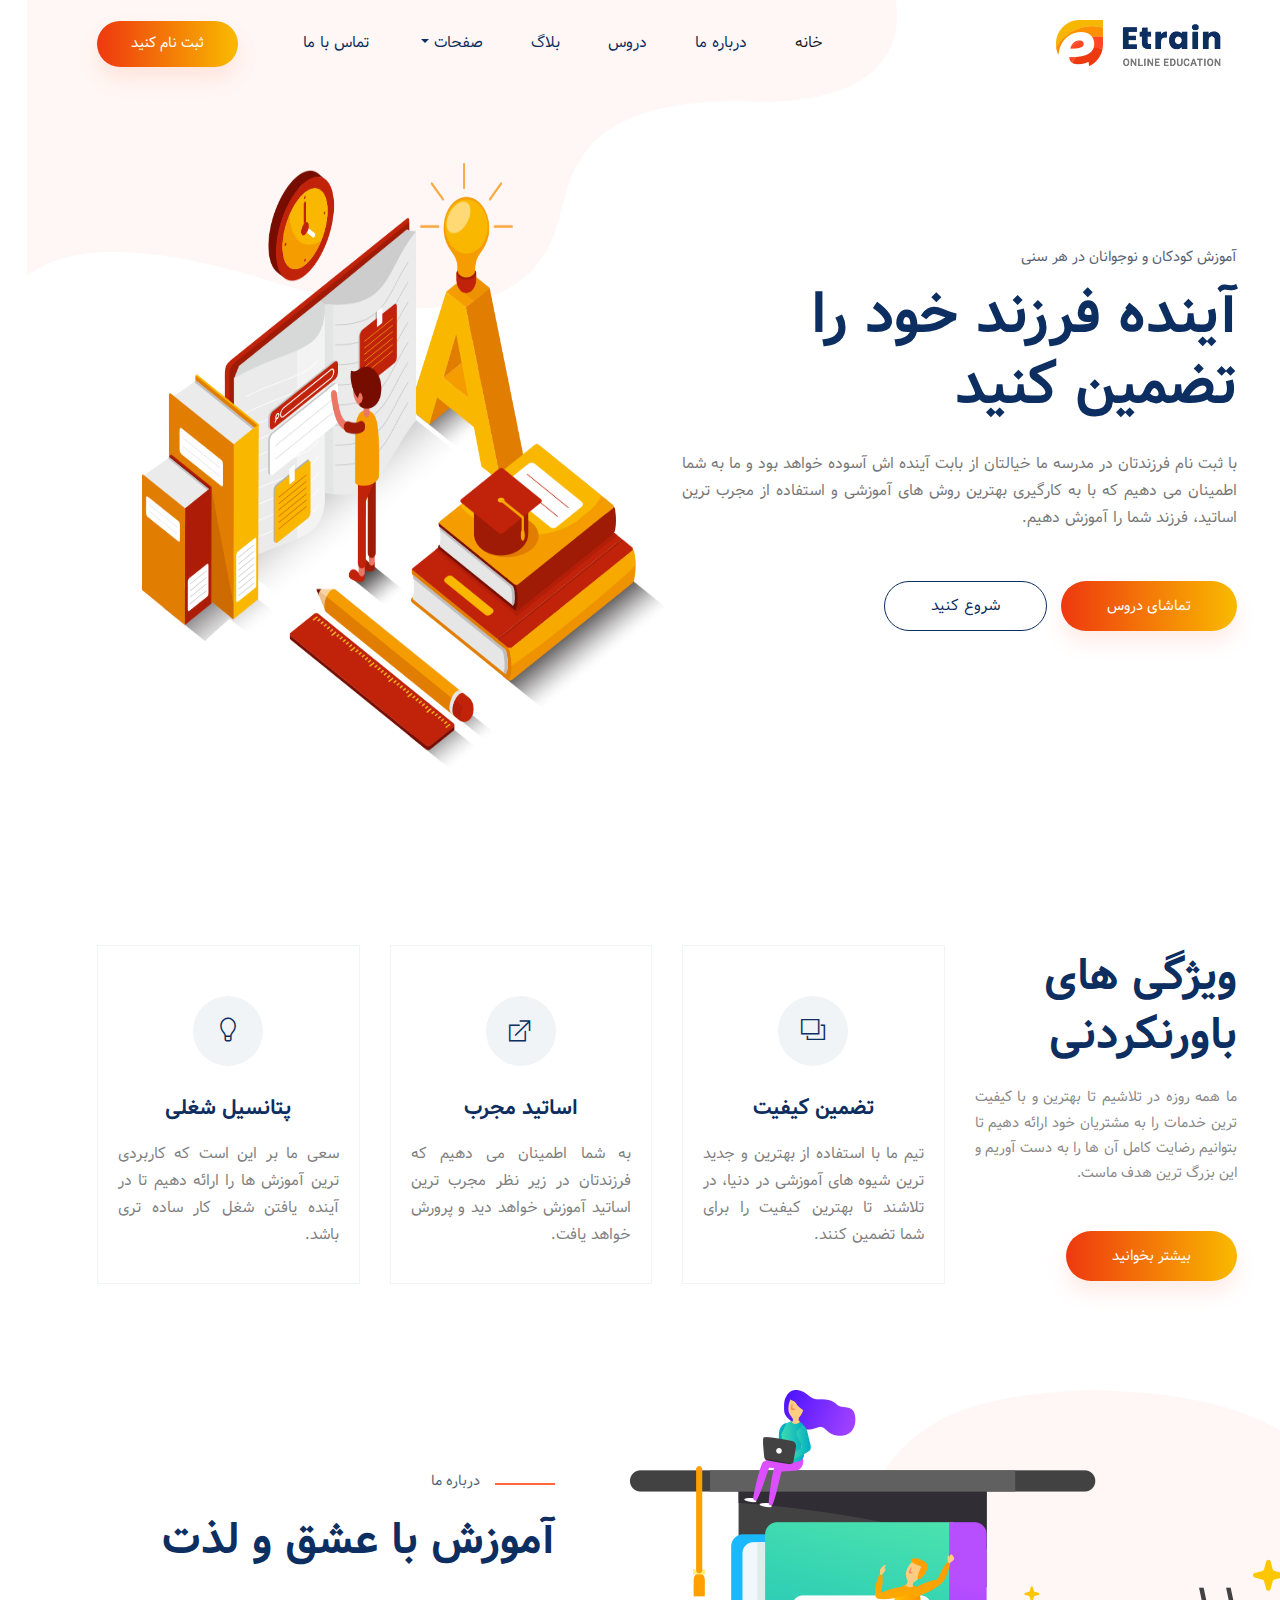
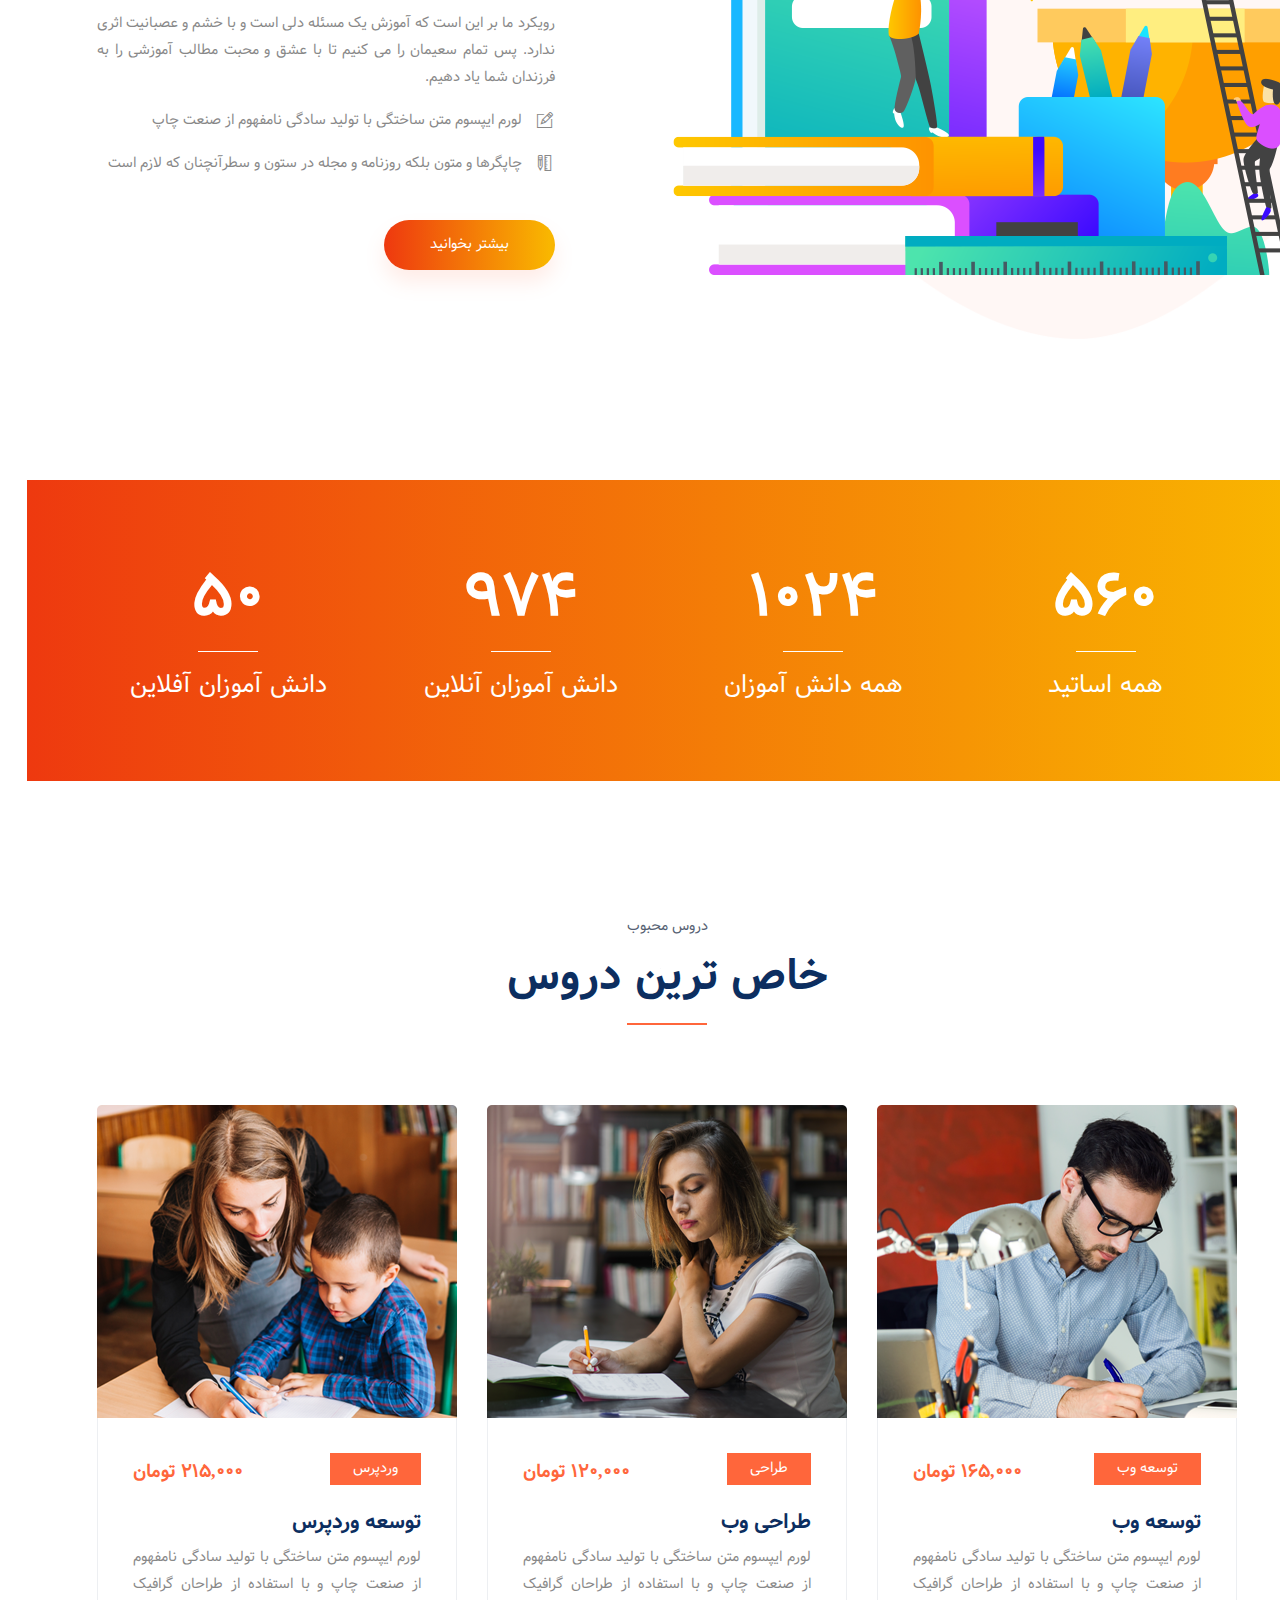
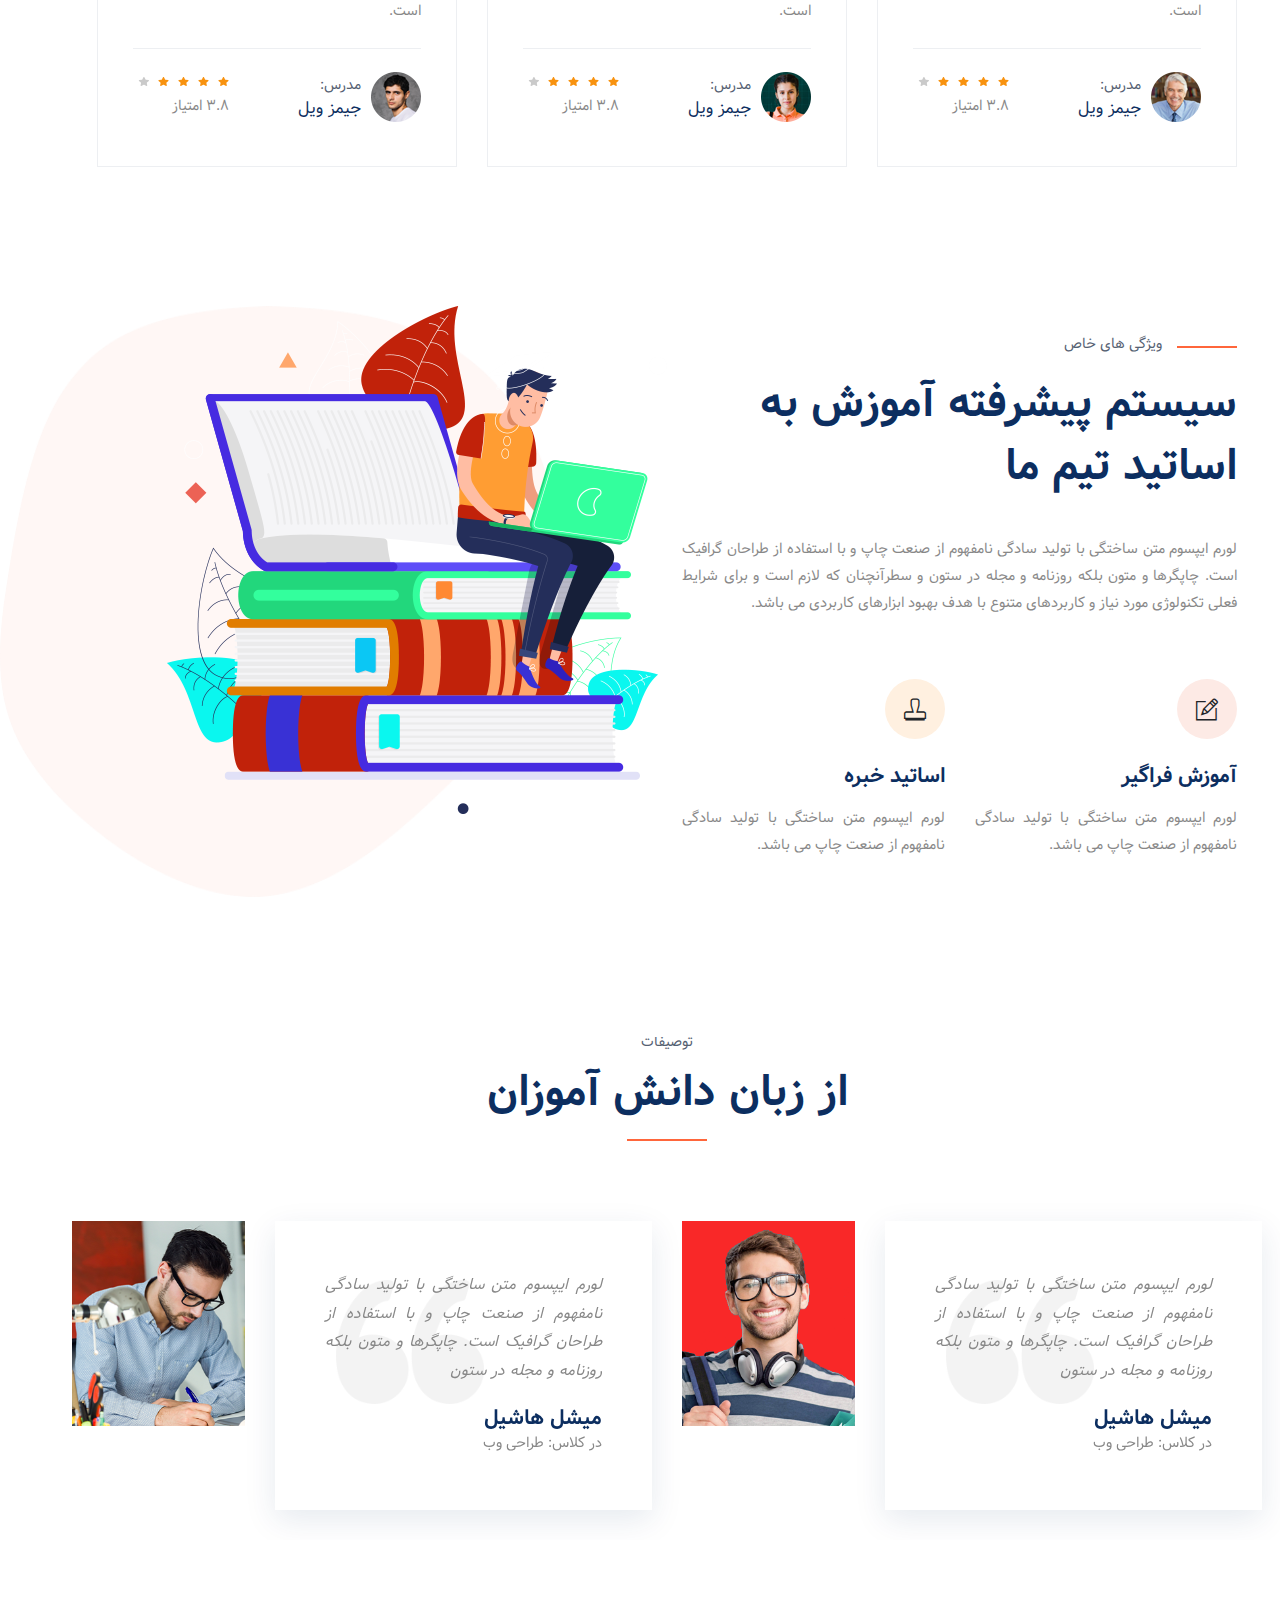
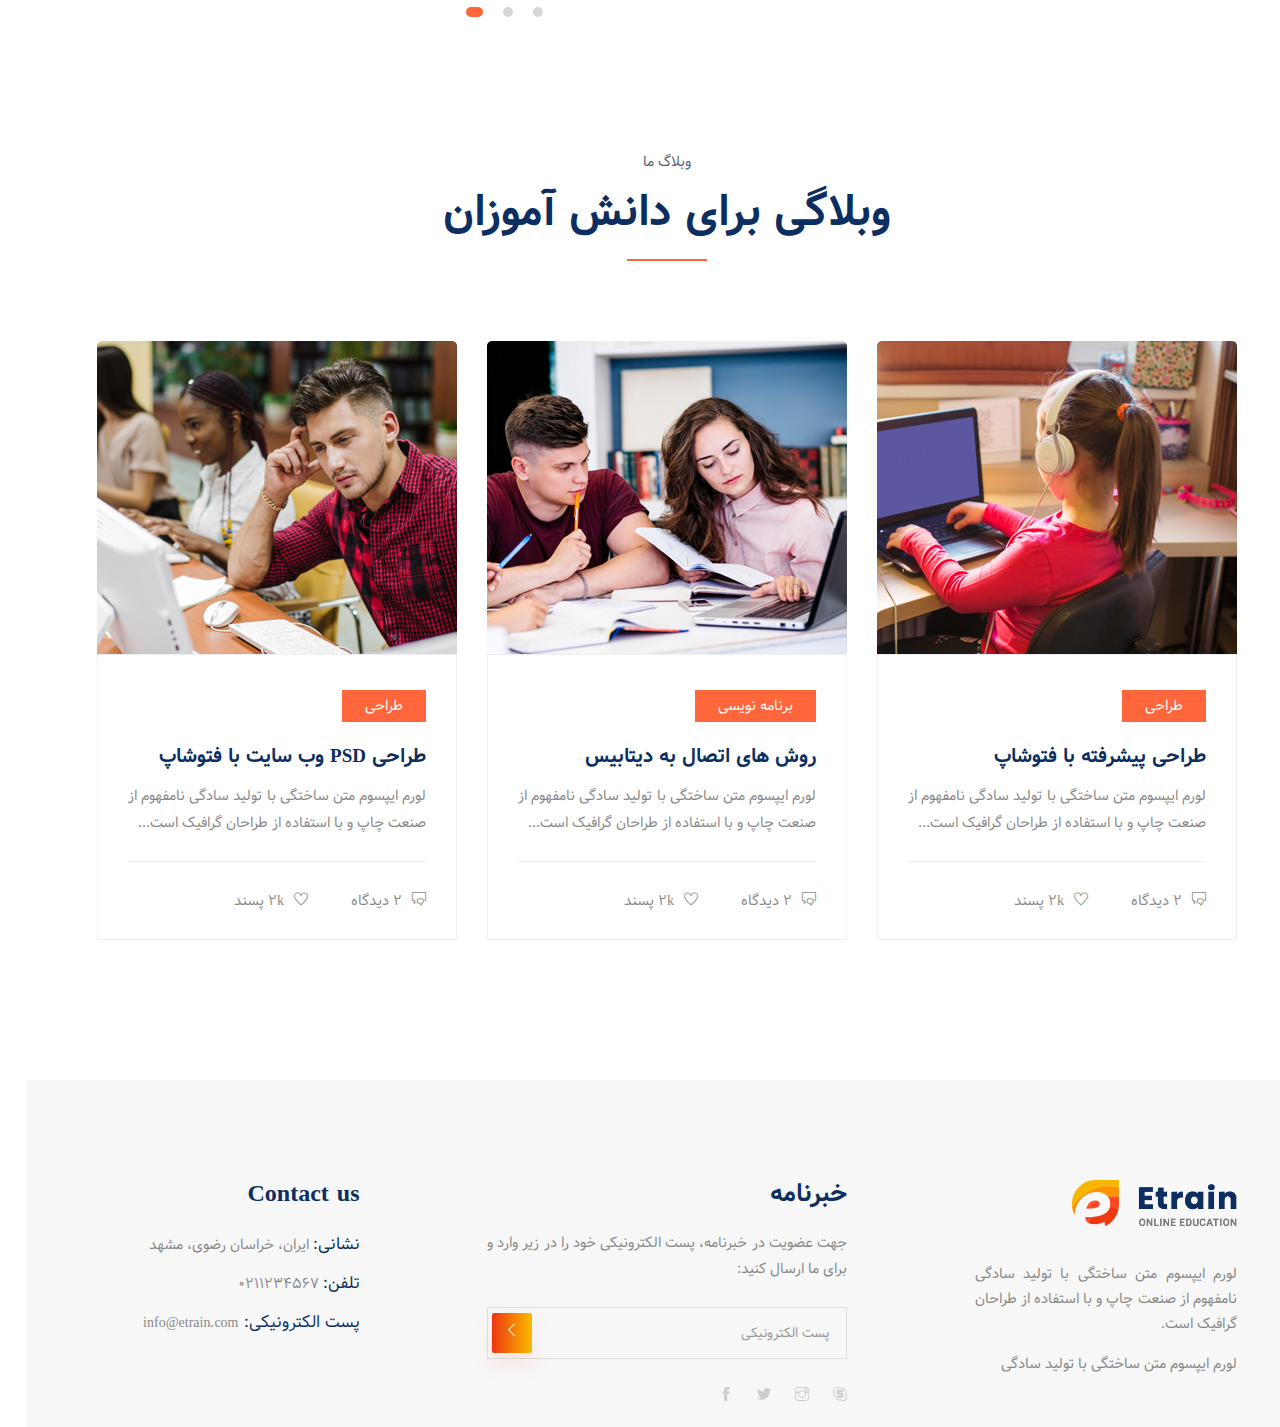
<file: index-2.html>
<!doctype html>
<html lang="fa" dir="rtl">

<head>
    <!-- Required meta tags -->
    <meta charset="utf-8">
    <meta name="viewport" content="width=device-width, initial-scale=1, shrink-to-fit=no">
    <title>Etrain</title>
    <link rel="icon" href="img/favicon.png">
    <!-- Bootstrap CSS -->
    <link rel="stylesheet" href="css/bootstrap.min.css">
    <!-- animate CSS -->
    <link rel="stylesheet" href="css/animate.css">
    <!-- owl carousel CSS -->
    <link rel="stylesheet" href="css/owl.carousel.min.css">
    <!-- themify CSS -->
    <link rel="stylesheet" href="css/themify-icons.css">
    <!-- flaticon CSS -->
    <link rel="stylesheet" href="css/flaticon.css">
    <!-- font awesome CSS -->
    <link rel="stylesheet" href="css/magnific-popup.css">
    <!-- swiper CSS -->
    <link rel="stylesheet" href="css/slick.css">
    <!-- style CSS -->
    <link rel="stylesheet" href="css/style.css">
</head>

<body>
    <!--::header part start::-->
    <header class="main_menu home_menu">
        <div class="container">
            <div class="row align-items-center">
                <div class="col-lg-12">
                    <nav class="navbar navbar-expand-lg navbar-light">
                        <a class="navbar-brand" href="index-2.html"> <img src="img/logo.png" alt="logo"></a>
                        <button class="navbar-toggler" type="button" data-toggle="collapse"
                            data-target="#navbarSupportedContent" aria-controls="navbarSupportedContent"
                            aria-expanded="false" aria-label="Toggle navigation">
                            <span class="navbar-toggler-icon"></span>
                        </button>

                        <div class="collapse navbar-collapse main-menu-item justify-content-end" id="navbarSupportedContent">
                            <ul class="navbar-nav align-items-center">
                                <li class="nav-item active">
                                    <a class="nav-link" href="index-2.html">خانه</a>
                                </li>
                                <li class="nav-item">
                                    <a class="nav-link" href="about.html">درباره ما</a>
                                </li>
                                <li class="nav-item">
                                    <a class="nav-link" href="courses.html">دروس</a>
                                </li>
                                <li class="nav-item">
                                    <a class="nav-link" href="blog.html">بلاگ</a>
                                </li>
                                <li class="nav-item dropdown">
                                    <a class="nav-link dropdown-toggle" href="blog.html" id="navbarDropdown" role="button" data-toggle="dropdown" aria-haspopup="true" aria-expanded="false">
                                        صفحات
                                    </a>
                                    <div class="dropdown-menu" aria-labelledby="navbarDropdown">
                                        <a class="dropdown-item" href="single-blog.html">بلاگ تکی</a>
                                        <a class="dropdown-item" href="course-details.html">جزئیات درس</a>
                                        <a class="dropdown-item" href="elements.html">اجزاء</a>
                                    </div>
                                </li>
                                <li class="nav-item">
                                    <a class="nav-link" href="contact.html">تماس با ما</a>
                                </li>
                                <li class="d-none d-lg-block">
                                    <a class="btn_1" href="#">ثبت نام کنید</a>
                                </li>
                            </ul>
                        </div>
                    </nav>
                </div>
            </div>
        </div>
    </header>
    <!-- Header part end-->

    <!-- banner part start-->
    <section class="banner_part">
        <div class="container">
            <div class="row align-items-center">
                <div class="col-lg-6 col-xl-6">
                    <div class="banner_text">
                        <div class="banner_text_iner">
                            <h5>آموزش کودکان و نوجوانان در هر سنی</h5>
                            <h1>آینده فرزند خود را تضمین کنید</h1>
                            <p>با ثبت نام فرزندتان در مدرسه ما خیالتان از بابت آینده اش آسوده خواهد بود و ما به شما اطمینان می دهیم که با به کارگیری بهترین روش های آموزشی و استفاده از مجرب ترین اساتید، فرزند شما را آموزش دهیم.</p>
                            <a href="#" class="btn_1">تماشای دروس</a>
                            <a href="#" class="btn_2">شروع کنید</a>
                        </div>
                    </div>
                </div>
            </div>
        </div>
    </section>
    <!-- banner part start-->

    <!-- feature_part start-->
    <section class="feature_part">
        <div class="container">
            <div class="row">
                <div class="col-sm-6 col-xl-3 align-self-center">
                    <div class="single_feature_text ">
                        <h2>ویژگی های<br>باورنکردنی</h2>
                        <p>ما همه روزه در تلاشیم تا بهترین و با کیفیت ترین خدمات را به مشتریان خود ارائه دهیم تا بتوانیم رضایت کامل آن ها را به دست آوریم و این بزرگ ترین هدف ماست.</p>
                        <a href="#" class="btn_1">بیشتر بخوانید</a>
                    </div>
                </div>
                <div class="col-sm-6 col-xl-3">
                    <div class="single_feature">
                        <div class="single_feature_part">
                            <span class="single_feature_icon"><i class="ti-layers"></i></span>
                            <h4>تضمین کیفیت</h4>
                            <p>تیم ما با استفاده از بهترین و جدید ترین شیوه های آموزشی در دنیا، در تلاشند تا بهترین کیفیت را برای شما تضمین کنند.</p>
                        </div>
                    </div>
                </div>
                <div class="col-sm-6 col-xl-3">
                    <div class="single_feature">
                        <div class="single_feature_part">
                            <span class="single_feature_icon"><i class="ti-new-window"></i></span>
                            <h4>اساتید مجرب</h4>
                            <p>به شما اطمینان می دهیم که فرزندتان در زیر نظر مجرب ترین اساتید آموزش خواهد دید و پرورش خواهد یافت.</p>
                        </div>
                    </div>
                </div>
                <div class="col-sm-6 col-xl-3">
                    <div class="single_feature">
                        <div class="single_feature_part single_feature_part_2">
                            <span class="single_service_icon style_icon"><i class="ti-light-bulb"></i></span>
                            <h4>پتانسیل شغلی</h4>
                            <p>سعی ما بر این است که کاربردی ترین آموزش ها را ارائه دهیم تا در آینده یافتن شغل کار ساده تری باشد.</p>
                        </div>
                    </div>
                </div>
            </div>
        </div>
    </section>
    <!-- upcoming_event part start-->

    <!-- learning part start-->
    <section class="learning_part">
        <div class="container">
            <div class="row align-items-sm-center align-items-lg-stretch">
                <div class="col-md-7 col-lg-7">
                    <div class="learning_img">
                        <img src="img/learning_img.png" alt="">
                    </div>
                </div>
                <div class="col-md-5 col-lg-5">
                    <div class="learning_member_text">
                        <h5>درباره ما</h5>
                        <h2>آموزش با عشق و لذت</h2>
                        <p>رویکرد ما بر این است که آموزش یک مسئله دلی است و با خشم و عصبانیت اثری ندارد. پس تمام سعیمان را می کنیم تا با عشق و محبت مطالب آموزشی را به فرزندان شما یاد دهیم.</p>
                        <ul>
                            <li><span class="ti-pencil-alt"></span>لورم ایپسوم متن ساختگی با تولید سادگی نامفهوم از صنعت چاپ</li>
                            <li><span class="ti-ruler-pencil"></span>چاپگرها و متون بلکه روزنامه و مجله در ستون و سطرآنچنان که لازم است</li>
                        </ul>
                        <a href="#" class="btn_1">بیشتر بخوانید</a>
                    </div>
                </div>
            </div>
        </div>
    </section>
    <!-- learning part end-->

    <!-- member_counter counter start -->
    <section class="member_counter">
        <div class="container">
            <div class="row">
                <div class="col-lg-3 col-sm-6">
                    <div class="single_member_counter">
                        <span class="counter">560</span>
                        <h4>همه اساتید</h4>
                    </div>
                </div>
                <div class="col-lg-3 col-sm-6">
                    <div class="single_member_counter">
                        <span class="counter">1024</span>
                        <h4>همه دانش آموزان</h4>
                    </div>
                </div>
                <div class="col-lg-3 col-sm-6">
                    <div class="single_member_counter">
                        <span class="counter">974</span>
                        <h4>دانش آموزان آنلاین</h4>
                    </div>
                </div>
                <div class="col-lg-3 col-sm-6">
                    <div class="single_member_counter">
                        <span class="counter">50</span>
                        <h4>دانش آموزان آفلاین</h4>
                    </div>
                </div>
            </div>
        </div>
    </section>
    <!-- member_counter counter end -->

    <!--::review_part start::-->
    <section class="special_course padding_top">
        <div class="container">
            <div class="row justify-content-center">
                <div class="col-xl-5">
                    <div class="section_tittle">
                        <p class="text-center">دروس محبوب</p>
                        <h2 class="text-center">خاص ترین دروس</h2>
                    </div>
                </div>
            </div>
            <div class="row">
                <div class="col-sm-6 col-lg-4">
                    <div class="single_special_course">
                        <img src="img/special_course_1.png" class="special_img" alt="">
                        <div class="special_course_text">
                            <a href="course-details.html" class="btn_4">توسعه وب</a>
                            <h4>165,000 تومان</h4>
                            <a href="course-details.html"><h3>توسعه وب</h3></a>
                            <p>لورم ایپسوم متن ساختگی با تولید سادگی نامفهوم از صنعت چاپ و با استفاده از طراحان گرافیک است. </p>
                            <div class="author_info">
                                <div class="author_img">
                                    <img src="img/author/author_1.png" alt="">
                                    <div class="author_info_text">
                                        <p>مدرس:</p>
                                        <h5><a href="#">جیمز ویل</a></h5>
                                    </div>
                                </div>
                                <div class="author_rating">
                                    <div class="rating">
                                        <a href="#"><img src="img/icon/color_star.svg" alt=""></a>
                                        <a href="#"><img src="img/icon/color_star.svg" alt=""></a>
                                        <a href="#"><img src="img/icon/color_star.svg" alt=""></a>
                                        <a href="#"><img src="img/icon/color_star.svg" alt=""></a>
                                        <a href="#"><img src="img/icon/star.svg" alt=""></a>
                                    </div>
                                    <p>3.8 امتیاز</p>
                                </div>
                            </div>
                        </div>
                    </div>
                </div>
                <div class="col-sm-6 col-lg-4">
                    <div class="single_special_course">
                        <img src="img/special_course_2.png" class="special_img" alt="">
                        <div class="special_course_text">
                            <a href="course-details.html" class="btn_4">طراحی</a>
                            <h4>120,000 تومان</h4>
                            <a href="course-details.html"> <h3>طراحی وب</h3></a>
                            <p>لورم ایپسوم متن ساختگی با تولید سادگی نامفهوم از صنعت چاپ و با استفاده از طراحان گرافیک است. </p>
                            <div class="author_info">
                                <div class="author_img">
                                    <img src="img/author/author_2.png" alt="">
                                    <div class="author_info_text">
                                        <p>مدرس:</p>
                                        <h5><a href="#">جیمز ویل</a></h5>
                                    </div>
                                </div>
                                <div class="author_rating">
                                    <div class="rating">
                                        <a href="#"><img src="img/icon/color_star.svg" alt=""></a>
                                        <a href="#"><img src="img/icon/color_star.svg" alt=""></a>
                                        <a href="#"><img src="img/icon/color_star.svg" alt=""></a>
                                        <a href="#"><img src="img/icon/color_star.svg" alt=""></a>
                                        <a href="#"><img src="img/icon/star.svg" alt=""></a>
                                    </div>
                                    <p>3.8 امتیاز</p>
                                </div>
                            </div>
                        </div>

                    </div>
                </div>
                <div class="col-sm-6 col-lg-4">
                    <div class="single_special_course">
                        <img src="img/special_course_3.png" class="special_img" alt="">
                        <div class="special_course_text">
                            <a href="course-details.html" class="btn_4">وردپرس</a>
                            <h4>215,000 تومان</h4>
                            <a href="course-details.html">  <h3>توسعه وردپرس</h3> </a> 
                            <p>لورم ایپسوم متن ساختگی با تولید سادگی نامفهوم از صنعت چاپ و با استفاده از طراحان گرافیک است. </p>
                            <div class="author_info">
                                <div class="author_img">
                                    <img src="img/author/author_3.png" alt="">
                                    <div class="author_info_text">
                                        <p>مدرس:</p>
                                        <h5><a href="#">جیمز ویل</a></h5>
                                    </div>
                                </div>
                                <div class="author_rating">
                                    <div class="rating">
                                        <a href="#"><img src="img/icon/color_star.svg" alt=""></a>
                                        <a href="#"><img src="img/icon/color_star.svg" alt=""></a>
                                        <a href="#"><img src="img/icon/color_star.svg" alt=""></a>
                                        <a href="#"><img src="img/icon/color_star.svg" alt=""></a>
                                        <a href="#"><img src="img/icon/star.svg" alt=""></a>
                                    </div>
                                    <p>3.8 امتیاز</p>
                                </div>
                            </div>
                        </div>
                    </div>
                </div>
            </div>
        </div>
    </section>
    <!--::blog_part end::-->

    <!-- learning part start-->
    <section class="advance_feature learning_part">
        <div class="container">
            <div class="row align-items-sm-center align-items-xl-stretch">
                <div class="col-md-6 col-lg-6">
                    <div class="learning_member_text">
                        <h5>ویژگی های خاص</h5>
                        <h2>سیستم پیشرفته آموزش به اساتید تیم ما</h2>
                        <p>لورم ایپسوم متن ساختگی با تولید سادگی نامفهوم از صنعت چاپ و با استفاده از طراحان گرافیک است. چاپگرها و متون بلکه روزنامه و مجله در ستون و سطرآنچنان که لازم است و برای شرایط فعلی تکنولوژی مورد نیاز و کاربردهای متنوع با هدف بهبود ابزارهای کاربردی می باشد. </p>
                        <div class="row">
                            <div class="col-sm-6 col-md-12 col-lg-6">
                                <div class="learning_member_text_iner">
                                    <span class="ti-pencil-alt"></span>
                                    <h4>آموزش فراگیر</h4>
                                    <p>لورم ایپسوم متن ساختگی با تولید سادگی نامفهوم از صنعت چاپ می باشد.</p>
                                </div>
                            </div>
                            <div class="col-sm-6 col-md-12 col-lg-6">
                                <div class="learning_member_text_iner">
                                    <span class="ti-stamp"></span>
                                    <h4>اساتید خبره</h4>
                                    <p>لورم ایپسوم متن ساختگی با تولید سادگی نامفهوم از صنعت چاپ می باشد.</p>
                                </div>
                            </div>
                        </div>
                    </div>
                </div>
                <div class="col-lg-6 col-md-6">
                    <div class="learning_img">
                        <img src="img/advance_feature_img.png" alt="">
                    </div>
                </div>
            </div>
        </div>
    </section>
    <!-- learning part end-->

    <!--::review_part start::-->
    <section class="testimonial_part">
        <div class="container-fluid">
            <div class="row justify-content-center">
                <div class="col-xl-5">
                    <div class="section_tittle text-center">
                        <p class="text-center">توصیفات</p>
                        <h2 class="text-center">از زبان دانش آموزان</h2>
                    </div>
                </div>
            </div>
            <div class="row">
                <div class="col-lg-12">
                    <div class="textimonial_iner owl-carousel">
                        <div class="testimonial_slider">
                            <div class="row">
                                <div class="col-lg-8 col-xl-4 col-sm-8 align-self-center">
                                    <div class="testimonial_slider_text">
                                        <p>لورم ایپسوم متن ساختگی با تولید سادگی نامفهوم از صنعت چاپ و با استفاده از طراحان گرافیک است. چاپگرها و متون بلکه روزنامه و مجله در ستون</p>
                                        <h4>میشل هاشیل</h4>
                                        <h5>در کلاس: طراحی وب</h5>
                                    </div>
                                </div>
                                <div class="col-lg-4 col-xl-2 col-sm-4">
                                    <div class="testimonial_slider_img">
                                        <img src="img/testimonial_img_1.png" alt="#">
                                    </div>
                                </div>
                                <div class="col-xl-4 d-none d-xl-block">
                                    <div class="testimonial_slider_text">
                                        <p>لورم ایپسوم متن ساختگی با تولید سادگی نامفهوم از صنعت چاپ و با استفاده از طراحان گرافیک است. چاپگرها و متون بلکه روزنامه و مجله در ستون</p>
                                        <h4>میشل هاشیل</h4>
                                        <h5>در کلاس: طراحی وب</h5>
                                    </div>
                                </div>
                                <div class="col-xl-2 d-none d-xl-block">
                                    <div class="testimonial_slider_img">
                                        <img src="img/testimonial_img_2.png" alt="#">
                                    </div>
                                </div>
                            </div>
                        </div>
                        <div class="testimonial_slider">
                            <div class="row">
                                <div class="col-lg-8 col-xl-4 col-sm-8 align-self-center">
                                    <div class="testimonial_slider_text">
                                        <p>لورم ایپسوم متن ساختگی با تولید سادگی نامفهوم از صنعت چاپ و با استفاده از طراحان گرافیک است. چاپگرها و متون بلکه روزنامه و مجله در ستون</p>
                                        <h4>میشل هاشیل</h4>
                                        <h5>در کلاس: طراحی وب</h5>
                                    </div>
                                </div>
                                <div class="col-lg-4 col-xl-2 col-sm-4">
                                    <div class="testimonial_slider_img">
                                        <img src="img/testimonial_img_3.png" alt="#">
                                    </div>
                                </div>
                                <div class="col-xl-4 d-none d-xl-block">
                                    <div class="testimonial_slider_text">
                                        <p>لورم ایپسوم متن ساختگی با تولید سادگی نامفهوم از صنعت چاپ و با استفاده از طراحان گرافیک است. چاپگرها و متون بلکه روزنامه و مجله در ستون</p>
                                        <h4>میشل هاشیل</h4>
                                        <h5>در کلاس: طراحی وب</h5>
                                    </div>
                                </div>
                                <div class="col-xl-2 d-none d-xl-block">
                                    <div class="testimonial_slider_img">
                                        <img src="img/testimonial_img_2.png" alt="#">
                                    </div>
                                </div>
                            </div>
                        </div>
                        <div class="testimonial_slider">
                            <div class="row">
                                <div class="col-lg-8 col-xl-4 col-sm-8 align-self-center">
                                    <div class="testimonial_slider_text">
                                        <p>لورم ایپسوم متن ساختگی با تولید سادگی نامفهوم از صنعت چاپ و با استفاده از طراحان گرافیک است. چاپگرها و متون بلکه روزنامه و مجله در ستون</p>
                                        <h4>میشل هاشیل</h4>
                                        <h5>در کلاس: طراحی وب</h5>
                                    </div>
                                </div>
                                <div class="col-lg-4 col-xl-2 col-sm-4">
                                    <div class="testimonial_slider_img">
                                        <img src="img/testimonial_img_3.png" alt="#">
                                    </div>
                                </div>
                                <div class="col-xl-4 d-none d-xl-block">
                                    <div class="testimonial_slider_text">
                                        <p>لورم ایپسوم متن ساختگی با تولید سادگی نامفهوم از صنعت چاپ و با استفاده از طراحان گرافیک است. چاپگرها و متون بلکه روزنامه و مجله در ستون</p>
                                        <h4>میشل هاشیل</h4>
                                        <h5>در کلاس: طراحی وب</h5>
                                    </div>
                                </div>
                                <div class="col-xl-2 d-none d-xl-block">
                                    <div class="testimonial_slider_img">
                                        <img src="img/testimonial_img_2.png" alt="#">
                                    </div>
                                </div>
                            </div>
                        </div>
                    </div>
                </div>
            </div>
        </div>
    </section>
    <!--::blog_part end::-->

    <!--::blog_part start::-->
    <section class="blog_part section_padding">
        <div class="container">
            <div class="row justify-content-center">
                <div class="col-xl-5">
                    <div class="section_tittle text-center">
                        <p class="text-center">وبلاگ ما</p>
                        <h2 class="text-center">وبلاگی برای دانش آموزان</h2>
                    </div>
                </div>
            </div>
            <div class="row">
                <div class="col-sm-6 col-lg-4 col-xl-4">
                    <div class="single-home-blog">
                        <div class="card">
                            <img src="img/blog/blog_1.png" class="card-img-top" alt="blog">
                            <div class="card-body">
                                <a href="#" class="btn_4">طراحی</a>
                                <a href="blog.html">
                                    <h5 class="card-title">طراحی پیشرفته با فتوشاپ</h5>
                                </a>
                                <p>لورم ایپسوم متن ساختگی با تولید سادگی نامفهوم از صنعت چاپ و با استفاده از طراحان گرافیک است...</p>
                                <ul>
                                    <li> <span class="ti-comments"></span>2 دیدگاه</li>
                                    <li> <span class="ti-heart"></span>2k پسند</li>
                                </ul>
                            </div>
                        </div>
                    </div>
                </div>
                <div class="col-sm-6 col-lg-4 col-xl-4">
                    <div class="single-home-blog">
                        <div class="card">
                            <img src="img/blog/blog_2.png" class="card-img-top" alt="blog">
                            <div class="card-body">
                                <a href="#" class="btn_4">برنامه نویسی</a>
                                <a href="blog.html">
                                    <h5 class="card-title">روش های اتصال به دیتابیس</h5>
                                </a>
                                <p>لورم ایپسوم متن ساختگی با تولید سادگی نامفهوم از صنعت چاپ و با استفاده از طراحان گرافیک است...</p>
                                <ul>
                                    <li> <span class="ti-comments"></span>2 دیدگاه</li>
                                    <li> <span class="ti-heart"></span>2k پسند</li>
                                </ul>
                            </div>
                        </div>
                    </div>
                </div>
                <div class="col-sm-6 col-lg-4 col-xl-4">
                    <div class="single-home-blog">
                        <div class="card">
                            <img src="img/blog/blog_3.png" class="card-img-top" alt="blog">
                            <div class="card-body">
                                <a href="#" class="btn_4">طراحی</a>
                                <a href="blog.html">
                                    <h5 class="card-title">طراحی PSD وب سایت با فتوشاپ</h5>
                                </a>
                                <p>لورم ایپسوم متن ساختگی با تولید سادگی نامفهوم از صنعت چاپ و با استفاده از طراحان گرافیک است...</p>
                                <ul>
                                    <li> <span class="ti-comments"></span>2 دیدگاه</li>
                                    <li> <span class="ti-heart"></span>2k پسند</li>
                                </ul>
                            </div>
                        </div>
                    </div>
                </div>
            </div>
        </div>
    </section>
    <!--::blog_part end::-->

    <!-- footer part start-->
    <footer class="footer-area">
        <div class="container">
            <div class="row justify-content-between">
                <div class="col-sm-6 col-md-4 col-xl-3">
                    <div class="single-footer-widget footer_1">
                        <a href="index-2.html"> <img src="img/logo.png" alt=""> </a>
                        <p>لورم ایپسوم متن ساختگی با تولید سادگی نامفهوم از صنعت چاپ و با استفاده از طراحان گرافیک است.</p>
                        <p>لورم ایپسوم متن ساختگی با تولید سادگی</p>
                    </div>
                </div>
                <div class="col-sm-6 col-md-4 col-xl-4">
                    <div class="single-footer-widget footer_2">
                        <h4>خبرنامه</h4>
                        <p>جهت عضویت در خبرنامه، پست الکترونیکی خود را در زیر وارد و برای ما ارسال کنید:</p>
                        <form action="#">
                            <div class="form-group">
                                <div class="input-group mb-3">
                                    <input type="text" class="form-control" placeholder='پست الکترونیکی'
                                        onfocus="this.placeholder = ''"
                                        onblur="this.placeholder = 'پست الکترونیکی'">
                                    <div class="input-group-append">
                                        <button class="btn btn_1" type="button"><i class="ti-angle-left"></i></button>
                                    </div>
                                </div>
                            </div>
                        </form>
                        <div class="social_icon">
                            <a href="#"> <i class="ti-facebook"></i></a>
                            <a href="#"> <i class="ti-twitter-alt"></i></a>
                            <a href="#"> <i class="ti-instagram"></i></a>
                            <a href="#"> <i class="ti-skype"></i></a>
                        </div>
                    </div>
                </div>
                <div class="col-xl-3 col-sm-6 col-md-4">
                    <div class="single-footer-widget footer_2">
                        <h4>Contact us</h4>
                        <div class="contact_info">
                            <p><span> نشانی:</span> ایران، خراسان رضوی، مشهد</p>
                            <p><span> تلفن:</span> 0211234567</p>
                            <p><span> پست الکترونیکی: </span>info@etrain.com</p>
                        </div>
                    </div>
                </div>
            </div>

        </div>
       
    </footer>
    <!-- footer part end-->

    <!-- jquery plugins here-->
    <!-- jquery -->
    <script src="js/jquery-1.12.1.min.js"></script>
    <!-- popper js -->
    <script src="js/popper.min.js"></script>
    <!-- bootstrap js -->
    <script src="js/bootstrap.min.js"></script>
    <!-- easing js -->
    <script src="js/jquery.magnific-popup.js"></script>
    <!-- swiper js -->
    <script src="js/swiper.min.js"></script>
    <!-- swiper js -->
    <script src="js/masonry.pkgd.js"></script>
    <!-- particles js -->
    <script src="js/owl.carousel.min.js"></script>
    <script src="js/jquery.nice-select.min.js"></script>
    <!-- swiper js -->
    <script src="js/slick.min.js"></script>
    <script src="js/jquery.counterup.min.js"></script>
    <script src="js/waypoints.min.js"></script>
    <!-- custom js -->
    <script src="js/custom.js"></script>
</body>

</html>
</file>
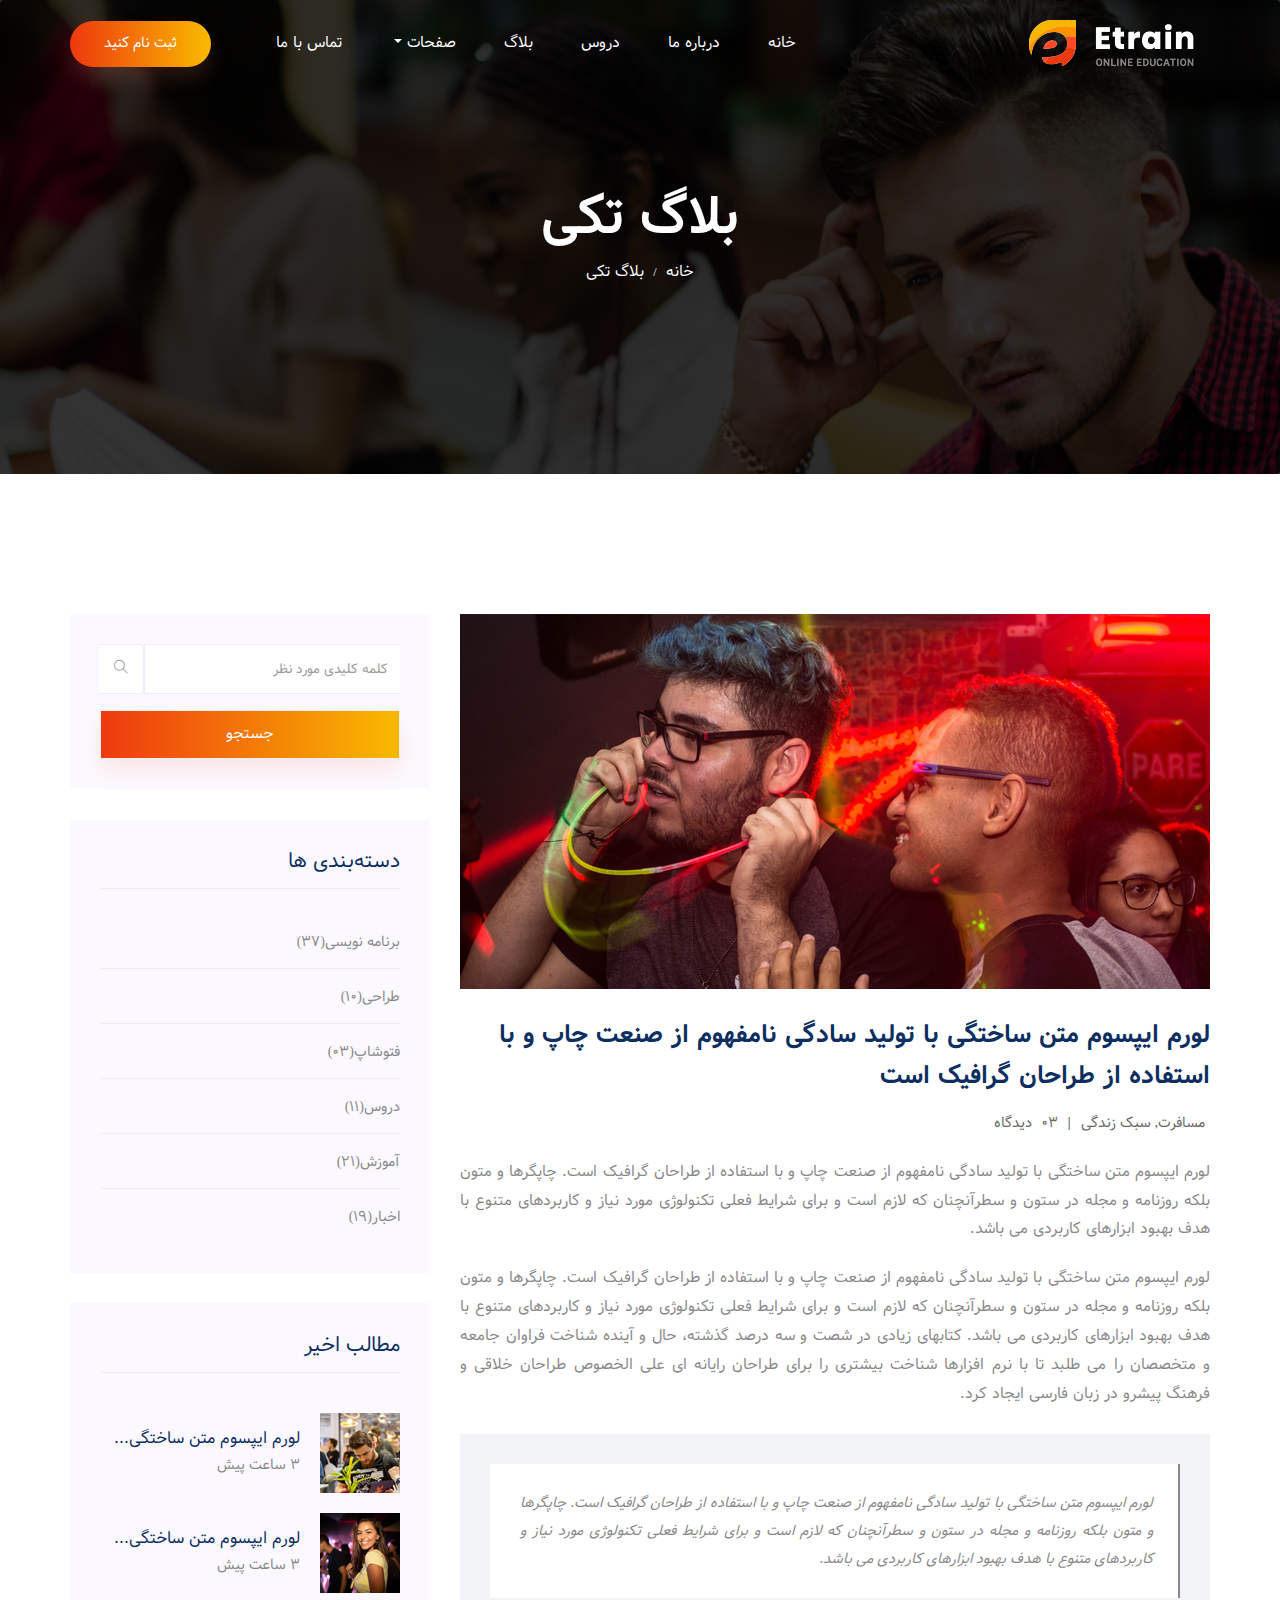
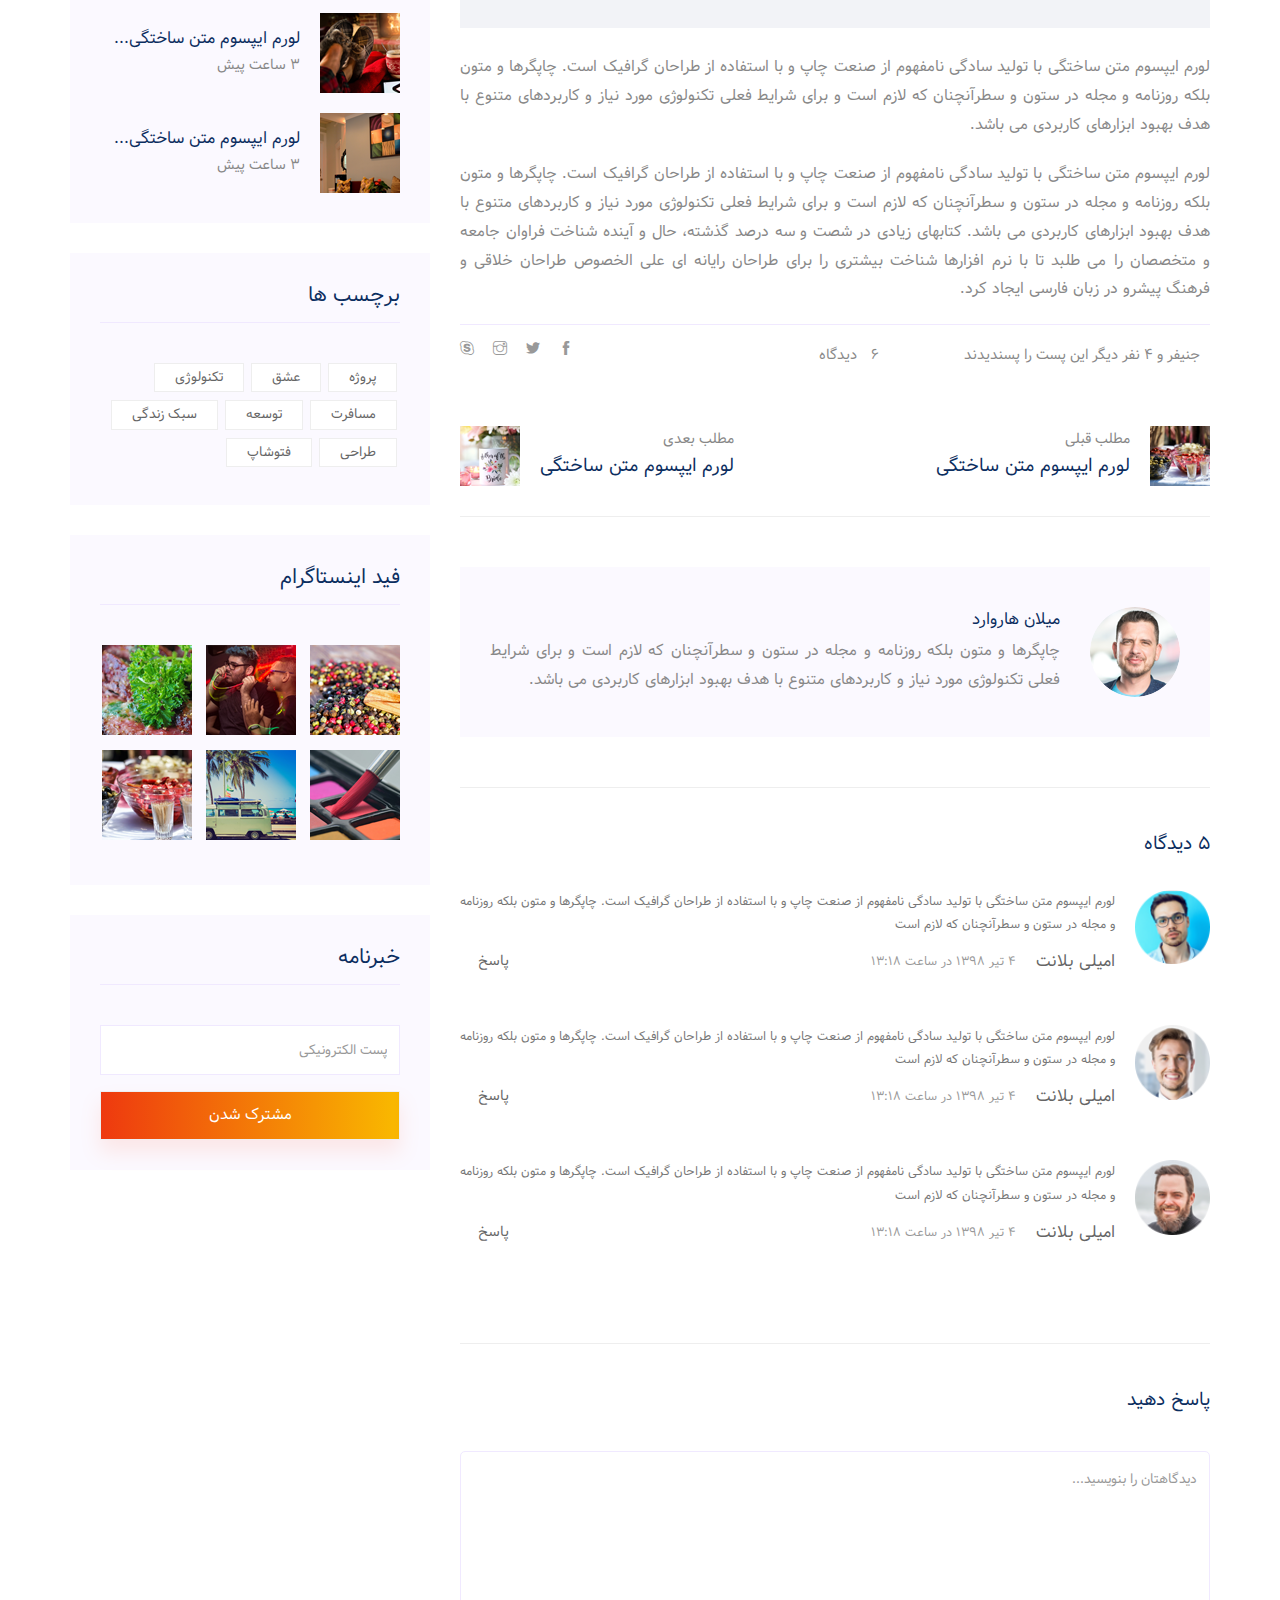
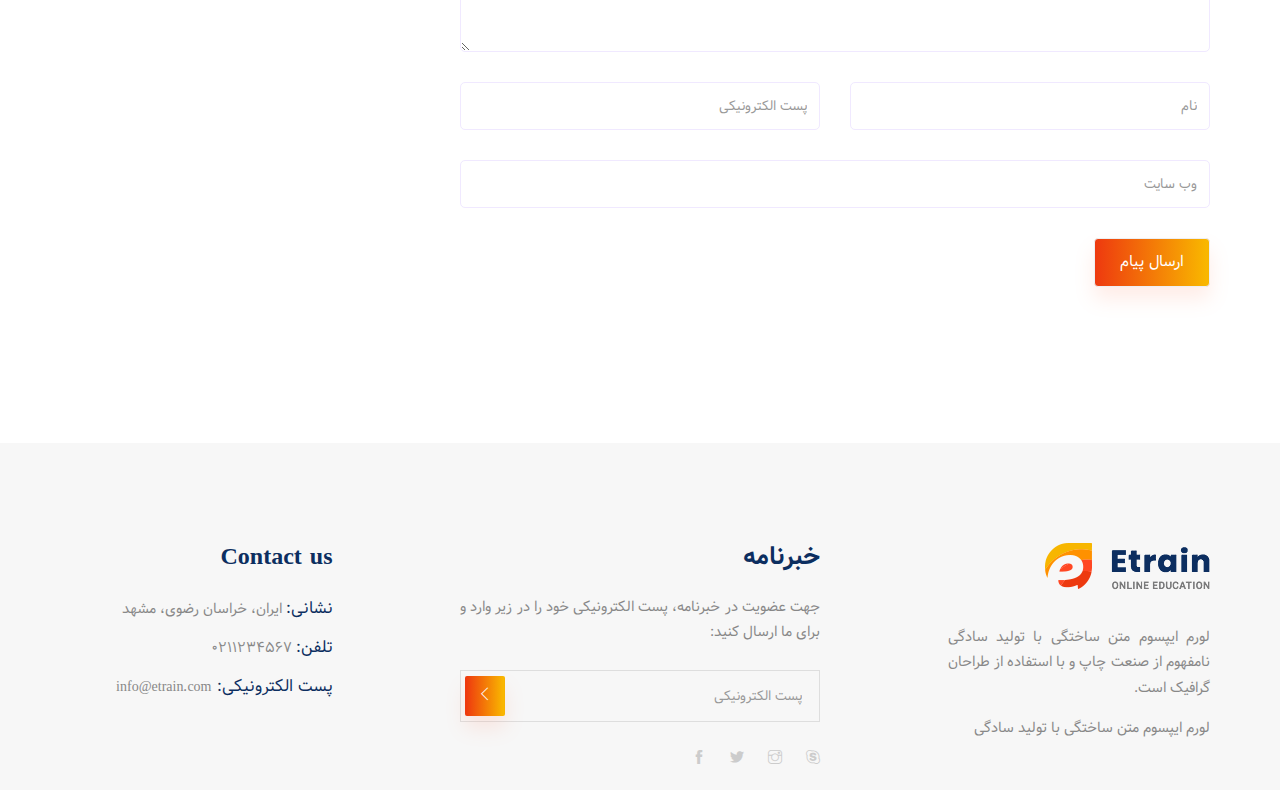
<file: single-blog.html>
<!doctype html>
<html lang="fa" dir="rtl">


<head>
    <!-- Required meta tags -->
    <meta charset="utf-8">
    <meta name="viewport" content="width=device-width, initial-scale=1, shrink-to-fit=no">
    <title>Etrain</title>
    <link rel="icon" href="img/favicon.png">
    <!-- Bootstrap CSS -->
    <link rel="stylesheet" href="css/bootstrap.min.css">
    <!-- animate CSS -->
    <link rel="stylesheet" href="css/animate.css">
    <!-- owl carousel CSS -->
    <link rel="stylesheet" href="css/owl.carousel.min.css">
    <!-- themify CSS -->
    <link rel="stylesheet" href="css/themify-icons.css">
    <!-- flaticon CSS -->
    <link rel="stylesheet" href="css/flaticon.css">
    <!-- font awesome CSS -->
    <link rel="stylesheet" href="css/magnific-popup.css">
    <!-- swiper CSS -->
    <link rel="stylesheet" href="css/slick.css">
    <!-- style CSS -->
    <link rel="stylesheet" href="css/style.css">
</head>

<body>
    <!--::header part start::-->
    <header class="main_menu single_page_menu">
      <div class="container">
          <div class="row align-items-center">
              <div class="col-lg-12">
                  <nav class="navbar navbar-expand-lg navbar-light">
                      <a class="navbar-brand logo_1" href="index-2.html"> <img src="img/single_page_logo.png" alt="logo"> </a>
                      <a class="navbar-brand logo_2" href="index-2.html"> <img src="img/logo.png" alt="logo"> </a>
                      <button class="navbar-toggler" type="button" data-toggle="collapse"
                          data-target="#navbarSupportedContent" aria-controls="navbarSupportedContent"
                          aria-expanded="false" aria-label="Toggle navigation">
                          <span class="navbar-toggler-icon"></span>
                      </button>

                      <div class="collapse navbar-collapse main-menu-item justify-content-end"
                          id="navbarSupportedContent">
                          <ul class="navbar-nav align-items-center">
                              <li class="nav-item">
                                    <a class="nav-link" href="index-2.html">خانه</a>
                                </li>
                                <li class="nav-item">
                                    <a class="nav-link" href="about.html">درباره ما</a>
                                </li>
                                <li class="nav-item">
                                    <a class="nav-link" href="courses.html">دروس</a>
                                </li>
                                <li class="nav-item">
                                    <a class="nav-link" href="blog.html">بلاگ</a>
                                </li>
                                <li class="nav-item dropdown">
                                    <a class="nav-link dropdown-toggle" href="blog.html" id="navbarDropdown" role="button" data-toggle="dropdown" aria-haspopup="true" aria-expanded="false">
                                        صفحات
                                    </a>
                                    <div class="dropdown-menu" aria-labelledby="navbarDropdown">
                                        <a class="dropdown-item active" href="single-blog.html">بلاگ تکی</a>
                                        <a class="dropdown-item" href="course-details.html">جزئیات درس</a>
                                        <a class="dropdown-item" href="elements.html">اجزاء</a>
                                    </div>
                                </li>
                                <li class="nav-item">
                                    <a class="nav-link" href="contact.html">تماس با ما</a>
                                </li>
                                <li class="d-none d-lg-block">
                                    <a class="btn_1" href="#">ثبت نام کنید</a>
                                </li>
                          </ul>
                      </div>
                  </nav>
              </div>
          </div>
      </div>
   </header>
    <!-- Header part end-->

    <!-- breadcrumb start-->
    <section class="breadcrumb breadcrumb_bg">
        <div class="container">
            <div class="row">
                <div class="col-lg-12">
                    <div class="breadcrumb_iner text-center">
                        <div class="breadcrumb_iner_item">
                            <h2 class="text-center">بلاگ تکی</h2>
                            <p class="text-center">خانه<span> / </span>بلاگ تکی</p>
                        </div>
                    </div>
                </div>
            </div>
        </div>
    </section>
    <!-- breadcrumb start-->
   <!--================Blog Area =================-->
   <section class="blog_area single-post-area section_padding">
      <div class="container">
         <div class="row">
            <div class="col-lg-8 posts-list">
               <div class="single-post">
                  <div class="feature-img">
                     <img class="img-fluid" src="img/blog/single_blog_1.png" alt="">
                  </div>
                  <div class="blog_details">
                     <h2>لورم ایپسوم متن ساختگی با تولید سادگی نامفهوم از صنعت چاپ و با استفاده از طراحان گرافیک است</h2>
                     <ul class="blog-info-link mt-3 mb-4">
                        <li><a href="#"><i class="far fa-user"></i>مسافرت, سبک زندگی</a></li>
                        <li><a href="#"><i class="far fa-comments"></i> 03 دیدگاه</a></li>
                     </ul>
                     <p class="excert">لورم ایپسوم متن ساختگی با تولید سادگی نامفهوم از صنعت چاپ و با استفاده از طراحان گرافیک است. چاپگرها و متون بلکه روزنامه و مجله در ستون و سطرآنچنان که لازم است و برای شرایط فعلی تکنولوژی مورد نیاز و کاربردهای متنوع با هدف بهبود ابزارهای کاربردی می باشد. </p>
                     <p>لورم ایپسوم متن ساختگی با تولید سادگی نامفهوم از صنعت چاپ و با استفاده از طراحان گرافیک است. چاپگرها و متون بلکه روزنامه و مجله در ستون و سطرآنچنان که لازم است و برای شرایط فعلی تکنولوژی مورد نیاز و کاربردهای متنوع با هدف بهبود ابزارهای کاربردی می باشد. کتابهای زیادی در شصت و سه درصد گذشته، حال و آینده شناخت فراوان جامعه و متخصصان را می طلبد تا با نرم افزارها شناخت بیشتری را برای طراحان رایانه ای علی الخصوص طراحان خلاقی و فرهنگ پیشرو در زبان فارسی ایجاد کرد. </p>
                     <div class="quote-wrapper">
                        <div class="quotes">لورم ایپسوم متن ساختگی با تولید سادگی نامفهوم از صنعت چاپ و با استفاده از طراحان گرافیک است. چاپگرها و متون بلکه روزنامه و مجله در ستون و سطرآنچنان که لازم است و برای شرایط فعلی تکنولوژی مورد نیاز و کاربردهای متنوع با هدف بهبود ابزارهای کاربردی می باشد. </div>
                     </div>
                     <p>لورم ایپسوم متن ساختگی با تولید سادگی نامفهوم از صنعت چاپ و با استفاده از طراحان گرافیک است. چاپگرها و متون بلکه روزنامه و مجله در ستون و سطرآنچنان که لازم است و برای شرایط فعلی تکنولوژی مورد نیاز و کاربردهای متنوع با هدف بهبود ابزارهای کاربردی می باشد. </p>
                     <p>لورم ایپسوم متن ساختگی با تولید سادگی نامفهوم از صنعت چاپ و با استفاده از طراحان گرافیک است. چاپگرها و متون بلکه روزنامه و مجله در ستون و سطرآنچنان که لازم است و برای شرایط فعلی تکنولوژی مورد نیاز و کاربردهای متنوع با هدف بهبود ابزارهای کاربردی می باشد. کتابهای زیادی در شصت و سه درصد گذشته، حال و آینده شناخت فراوان جامعه و متخصصان را می طلبد تا با نرم افزارها شناخت بیشتری را برای طراحان رایانه ای علی الخصوص طراحان خلاقی و فرهنگ پیشرو در زبان فارسی ایجاد کرد. </p>
                  </div>
               </div>
               <div class="navigation-top">
                  <div class="d-sm-flex justify-content-between text-center">
                     <p class="like-info"><span class="align-middle"><i class="far fa-heart"></i></span>جنیفر و 4 نفر دیگر این پست را پسندیدند</p>
                     <div class="col-sm-4 text-center my-2 my-sm-0">
                        <p class="comment-count"><span class="align-middle"><i class="far fa-comment"></i></span>6 دیدگاه</p>
                     </div>
                     <ul class="social-icons">
                        <li><a href="#"><i class="ti-facebook"></i></a></li>
                        <li><a href="#"><i class="ti-twitter-alt"></i></a></li>
                        <li><a href="#"><i class="ti-instagram"></i></a></li>
                        <li><a href="#"><i class="ti-skype"></i></a></li>
                     </ul>
                  </div>
                  <div class="navigation-area">
                     <div class="row">
                        <div
                           class="col-lg-6 col-md-6 col-12 nav-left flex-row d-flex justify-content-start align-items-center">
                           <div class="thumb">
                              <a href="#">
                                 <img class="img-fluid" src="img/post/preview.png" alt="">
                              </a>
                           </div>
                           <div class="arrow">
                              <a href="#">
                                 <span class="lnr text-white ti-arrow-right"></span>
                              </a>
                           </div>
                           <div class="detials">
                              <p>مطلب قبلی</p>
                              <a href="#">
                                 <h4>لورم ایپسوم متن ساختگی</h4>
                              </a>
                           </div>
                        </div>
                        <div
                           class="col-lg-6 col-md-6 col-12 nav-right flex-row d-flex justify-content-end align-items-center">
                           <div class="detials">
                              <p>مطلب بعدی</p>
                              <a href="#">
                                 <h4>لورم ایپسوم متن ساختگی</h4>
                              </a>
                           </div>
                           <div class="arrow">
                              <a href="#">
                                 <span class="lnr text-white ti-arrow-left"></span>
                              </a>
                           </div>
                           <div class="thumb">
                              <a href="#">
                                 <img class="img-fluid" src="img/post/next.png" alt="">
                              </a>
                           </div>
                        </div>
                     </div>
                  </div>
               </div>
               <div class="blog-author">
                  <div class="media align-items-center">
                     <img src="img/blog/author.png" alt="">
                     <div class="media-body">
                        <a href="#">
                           <h4>میلان هاروارد</h4>
                        </a>
                        <p>چاپگرها و متون بلکه روزنامه و مجله در ستون و سطرآنچنان که لازم است و برای شرایط فعلی تکنولوژی مورد نیاز و کاربردهای متنوع با هدف بهبود ابزارهای کاربردی می باشد. </p>
                     </div>
                  </div>
               </div>
               <div class="comments-area">
                  <h4>5 دیدگاه</h4>
                  <div class="comment-list">
                     <div class="single-comment justify-content-between d-flex">
                        <div class="user justify-content-between d-flex">
                           <div class="thumb">
                              <img src="img/comment/comment_1.png" alt="">
                           </div>
                           <div class="desc">
                              <p class="comment">لورم ایپسوم متن ساختگی با تولید سادگی نامفهوم از صنعت چاپ و با استفاده از طراحان گرافیک است. چاپگرها و متون بلکه روزنامه و مجله در ستون و سطرآنچنان که لازم است</p>
                              <div class="d-flex justify-content-between">
                                 <div class="d-flex align-items-center">
                                    <h5>
                                       <a href="#">امیلی بلانت</a>
                                    </h5>
                                    <p class="date">4 تیر 1398 در ساعت 13:18</p>
                                 </div>
                                 <div class="reply-btn">
                                    <a href="#" class="btn-reply text-uppercase">پاسخ</a>
                                 </div>
                              </div>
                           </div>
                        </div>
                     </div>
                  </div>
                  <div class="comment-list">
                     <div class="single-comment justify-content-between d-flex">
                        <div class="user justify-content-between d-flex">
                           <div class="thumb">
                              <img src="img/comment/comment_2.png" alt="">
                           </div>
                           <div class="desc">
                                 <p class="comment">لورم ایپسوم متن ساختگی با تولید سادگی نامفهوم از صنعت چاپ و با استفاده از طراحان گرافیک است. چاپگرها و متون بلکه روزنامه و مجله در ستون و سطرآنچنان که لازم است</p>
                                 <div class="d-flex justify-content-between">
                                    <div class="d-flex align-items-center">
                                       <h5>
                                          <a href="#">امیلی بلانت</a>
                                       </h5>
                                       <p class="date">4 تیر 1398 در ساعت 13:18</p>
                                    </div>
                                    <div class="reply-btn">
                                       <a href="#" class="btn-reply text-uppercase">پاسخ</a>
                                    </div>
                                 </div>
                              </div>
                        </div>
                     </div>
                  </div>
                  <div class="comment-list">
                     <div class="single-comment justify-content-between d-flex">
                        <div class="user justify-content-between d-flex">
                           <div class="thumb">
                              <img src="img/comment/comment_3.png" alt="">
                           </div>
                           <div class="desc">
                                 <p class="comment">لورم ایپسوم متن ساختگی با تولید سادگی نامفهوم از صنعت چاپ و با استفاده از طراحان گرافیک است. چاپگرها و متون بلکه روزنامه و مجله در ستون و سطرآنچنان که لازم است</p>
                                 <div class="d-flex justify-content-between">
                                    <div class="d-flex align-items-center">
                                       <h5>
                                          <a href="#">امیلی بلانت</a>
                                       </h5>
                                       <p class="date">4 تیر 1398 در ساعت 13:18</p>
                                    </div>
                                    <div class="reply-btn">
                                       <a href="#" class="btn-reply text-uppercase">پاسخ</a>
                                    </div>
                                 </div>
                              </div>
                        </div>
                     </div>
                  </div>
               </div>
               <div class="comment-form">
                  <h4>پاسخ دهید</h4>
                  <form class="form-contact comment_form" action="#" id="commentForm">
                     <div class="row">
                        <div class="col-12">
                           <div class="form-group">
                              <textarea class="form-control w-100" name="comment" id="comment" cols="30" rows="9"
                                 placeholder="دیدگاهتان را بنویسید..."></textarea>
                           </div>
                        </div>
                        <div class="col-sm-6">
                           <div class="form-group">
                              <input class="form-control" name="name" id="name" type="text" placeholder="نام">
                           </div>
                        </div>
                        <div class="col-sm-6">
                           <div class="form-group">
                              <input class="form-control" name="email" id="email" type="email" placeholder="پست الکترونیکی">
                           </div>
                        </div>
                        <div class="col-12">
                           <div class="form-group">
                              <input class="form-control" name="website" id="website" type="text" placeholder="وب سایت">
                           </div>
                        </div>
                     </div>
                     <div class="form-group">
                        <button type="submit" class="button btn_1 button-contactForm">ارسال پیام</button>
                     </div>
                  </form>
               </div>
            </div>
            <div class="col-lg-4">
                  <div class="blog_right_sidebar">
                      <aside class="single_sidebar_widget search_widget">
                          <form action="#">
                             <div class="form-group">
                                <div class="input-group mb-3">
                                   <input type="text" class="form-control" placeholder='کلمه کلیدی مورد نظر' onfocus="this.placeholder = ''" onblur="this.placeholder = 'کلمه کلیدی مورد نظر'">
                                   <div class="input-group-append">
                                      <button class="btn" type="button"><i class="ti-search"></i></button>
                                   </div>
                                </div>
                             </div>
                             <button class="button rounded-0 primary-bg text-white w-100 btn_1 text-center" type="submit">جستجو</button>
                          </form>
                       </aside>

                      <aside class="single_sidebar_widget post_category_widget">
                          <h4 class="widget_title">دسته‌بندی ها</h4>
                          <ul class="list cat-list">
                              <li>
                                  <a href="#" class="d-flex">
                                      <p>برنامه نویسی</p>
                                      <p>(37)</p>
                                  </a>
                              </li>
                              <li>
                                  <a href="#" class="d-flex">
                                      <p>طراحی</p>
                                      <p>(10)</p>
                                  </a>
                              </li>
                              <li>
                                  <a href="#" class="d-flex">
                                      <p>فتوشاپ</p>
                                      <p>(03)</p>
                                  </a>
                              </li>
                              <li>
                                  <a href="#" class="d-flex">
                                      <p>دروس</p>
                                      <p>(11)</p>
                                  </a>
                              </li>
                              <li>
                                  <a href="#" class="d-flex">
                                      <p>آموزش</p>
                                      <p>(21)</p>
                                  </a>
                              </li>
                              <li>
                                  <a href="#" class="d-flex">
                                      <p>اخبار</p>
                                      <p>(19)</p>
                                  </a>
                              </li>
                          </ul>
                      </aside>

                      <aside class="single_sidebar_widget popular_post_widget">
                          <h3 class="widget_title">مطالب اخیر</h3>
                          <div class="media post_item">
                              <img src="img/post/post_1.png" alt="post">
                              <div class="media-body">
                                  <a href="single-blog.html">
                                      <h3>لورم ایپسوم متن ساختگی...</h3>
                                  </a>
                                  <p>3 ساعت پیش</p>
                              </div>
                          </div>
                          <div class="media post_item">
                              <img src="img/post/post_2.png" alt="post">
                              <div class="media-body">
                                  <a href="single-blog.html">
                                      <h3>لورم ایپسوم متن ساختگی...</h3>
                                  </a>
                                  <p>3 ساعت پیش</p>
                              </div>
                          </div>
                          <div class="media post_item">
                              <img src="img/post/post_3.png" alt="post">
                              <div class="media-body">
                                  <a href="single-blog.html">
                                      <h3>لورم ایپسوم متن ساختگی...</h3>
                                  </a>
                                  <p>3 ساعت پیش</p>
                              </div>
                          </div>
                          <div class="media post_item">
                              <img src="img/post/post_4.png" alt="post">
                              <div class="media-body">
                                  <a href="single-blog.html">
                                      <h3>لورم ایپسوم متن ساختگی...</h3>
                                  </a>
                                  <p>3 ساعت پیش</p>
                              </div>
                          </div>
                      </aside>
                      <aside class="single_sidebar_widget tag_cloud_widget">
                          <h4 class="widget_title">برچسب ها</h4>
                          <ul class="list">
                              <li>
                                  <a href="#">پروژه</a>
                              </li>
                              <li>
                                  <a href="#">عشق</a>
                              </li>
                              <li>
                                  <a href="#">تکنولوژی</a>
                              </li>
                              <li>
                                  <a href="#">مسافرت</a>
                              </li>
                              <li>
                                  <a href="#">توسعه</a>
                              </li>
                              <li>
                                  <a href="#">سبک زندگی</a>
                              </li>
                              <li>
                                  <a href="#">طراحی</a>
                              </li>
                              <li>
                                  <a href="#">فتوشاپ</a>
                              </li>
                          </ul>
                      </aside>


                      <aside class="single_sidebar_widget instagram_feeds">
                          <h4 class="widget_title">فید اینستاگرام</h4>
                          <ul class="instagram_row flex-wrap">
                              <li>
                                  <a href="#">
                                      <img class="img-fluid" src="img/post/post_5.png" alt="">
                                  </a>
                              </li>
                              <li>
                                  <a href="#">
                                      <img class="img-fluid" src="img/post/post_6.png" alt="">
                                  </a>
                              </li>
                              <li>
                                  <a href="#">
                                      <img class="img-fluid" src="img/post/post_7.png" alt="">
                                  </a>
                              </li>
                              <li>
                                  <a href="#">
                                      <img class="img-fluid" src="img/post/post_8.png" alt="">
                                  </a>
                              </li>
                              <li>
                                  <a href="#">
                                      <img class="img-fluid" src="img/post/post_9.png" alt="">
                                  </a>
                              </li>
                              <li>
                                  <a href="#">
                                      <img class="img-fluid" src="img/post/post_10.png" alt="">
                                  </a>
                              </li>
                          </ul>
                      </aside>

                      <aside class="single_sidebar_widget newsletter_widget">
                          <h4 class="widget_title">خبرنامه</h4>

                          <form action="#">
                              <div class="form-group">
                                  <input type="email" class="form-control" onfocus="this.placeholder = ''" onblur="this.placeholder = 'پست الکترونیکی'" placeholder='پست الکترونیکی' required>
                              </div>
                              <button class="button rounded-0 primary-bg text-white w-100 btn_1 text-center" type="submit">مشترک شدن</button>
                          </form>
                      </aside>
                  </div>
              </div>
         </div>
      </div>
   </section>
   <!--================Blog Area end =================-->

   <!-- footer part start-->
   <footer class="footer-area">
         <div class="container">
             <div class="row justify-content-between">
                 <div class="col-sm-6 col-md-4 col-xl-3">
                     <div class="single-footer-widget footer_1">
                         <a href="index-2.html"> <img src="img/logo.png" alt=""> </a>
                         <p>لورم ایپسوم متن ساختگی با تولید سادگی نامفهوم از صنعت چاپ و با استفاده از طراحان گرافیک است.</p>
                         <p>لورم ایپسوم متن ساختگی با تولید سادگی</p>
                     </div>
                 </div>
                 <div class="col-sm-6 col-md-4 col-xl-4">
                     <div class="single-footer-widget footer_2">
                         <h4>خبرنامه</h4>
                         <p>جهت عضویت در خبرنامه، پست الکترونیکی خود را در زیر وارد و برای ما ارسال کنید:</p>
                         <form action="#">
                             <div class="form-group">
                                 <div class="input-group mb-3">
                                     <input type="text" class="form-control" placeholder='پست الکترونیکی'
                                         onfocus="this.placeholder = ''"
                                         onblur="this.placeholder = 'پست الکترونیکی'">
                                     <div class="input-group-append">
                                         <button class="btn btn_1" type="button"><i class="ti-angle-left"></i></button>
                                     </div>
                                 </div>
                             </div>
                         </form>
                         <div class="social_icon">
                             <a href="#"> <i class="ti-facebook"></i></a>
                             <a href="#"> <i class="ti-twitter-alt"></i></a>
                             <a href="#"> <i class="ti-instagram"></i></a>
                             <a href="#"> <i class="ti-skype"></i></a>
                         </div>
                     </div>
                 </div>
                 <div class="col-xl-3 col-sm-6 col-md-4">
                     <div class="single-footer-widget footer_2">
                         <h4>Contact us</h4>
                         <div class="contact_info">
                             <p><span> نشانی:</span> ایران، خراسان رضوی، مشهد</p>
                             <p><span> تلفن:</span> 0211234567</p>
                             <p><span> پست الکترونیکی: </span>info@etrain.com</p>
                         </div>
                     </div>
                 </div>
             </div>
 
         </div>
         
     </footer>
     <!-- footer part end-->
 
     <!-- jquery plugins here-->
     <!-- jquery -->
     <script src="js/jquery-1.12.1.min.js"></script>
     <!-- popper js -->
     <script src="js/popper.min.js"></script>
     <!-- bootstrap js -->
     <script src="js/bootstrap.min.js"></script>
     <!-- easing js -->
     <script src="js/jquery.magnific-popup.js"></script>
     <!-- swiper js -->
     <script src="js/swiper.min.js"></script>
     <!-- swiper js -->
     <script src="js/masonry.pkgd.js"></script>
     <!-- particles js -->
     <script src="js/owl.carousel.min.js"></script>
     <script src="js/jquery.nice-select.min.js"></script>
     <!-- swiper js -->
     <script src="js/slick.min.js"></script>
     <script src="js/jquery.counterup.min.js"></script>
     <script src="js/waypoints.min.js"></script>
     <!-- custom js -->
     <script src="js/custom.js"></script>
 </body>
 
</html>
</file>
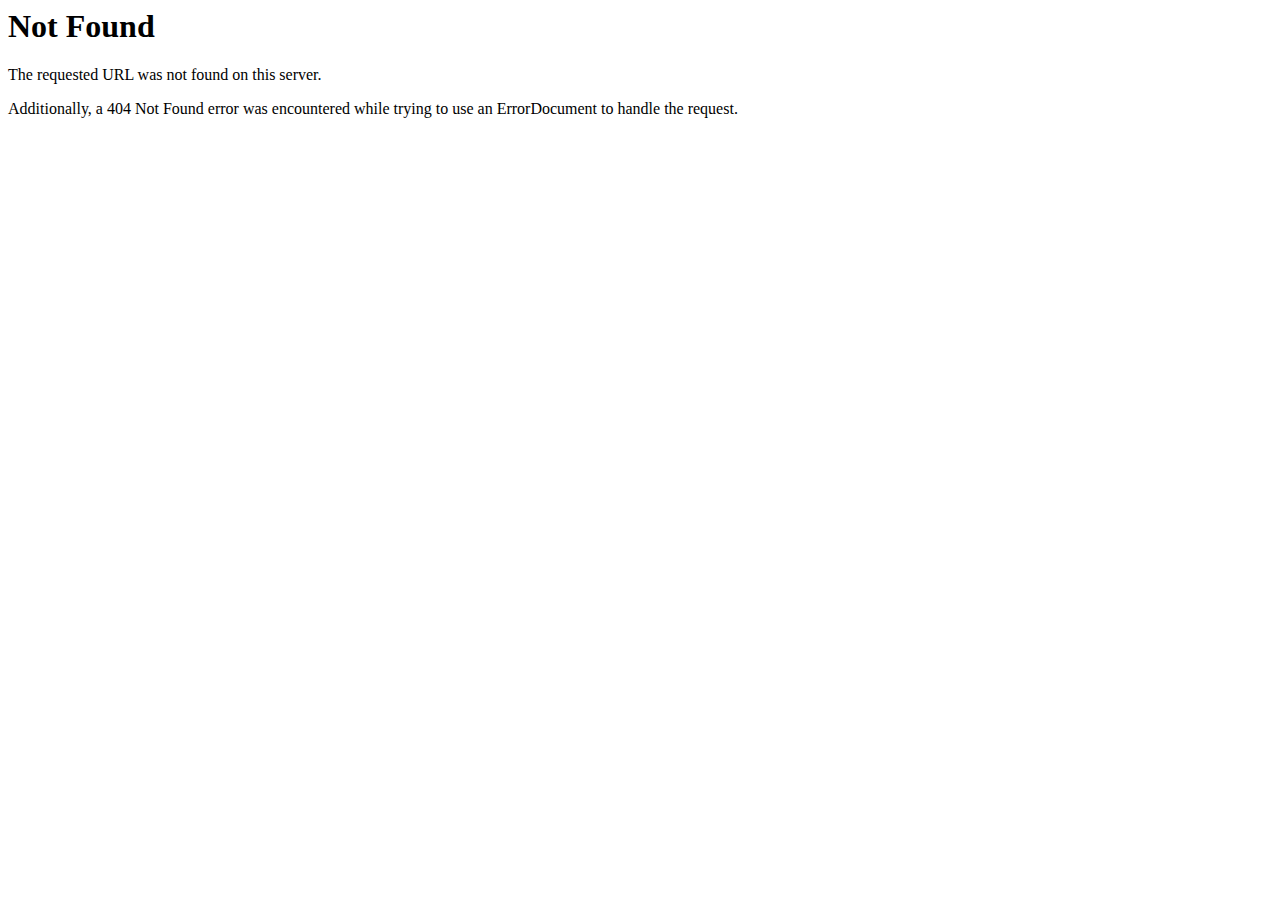
<file: css/Flaticon.html>
<!DOCTYPE HTML PUBLIC "-//IETF//DTD HTML 2.0//EN">
<html><head>
<title>404 Not Found</title>
</head><body>
<h1>Not Found</h1>
<p>The requested URL was not found on this server.</p>
<p>Additionally, a 404 Not Found
error was encountered while trying to use an ErrorDocument to handle the request.</p>
</body></html>
</file>
<file: css/themify-icons.css>
@font-face {
	font-family: 'themify';
	src:url('../fonts/themify9f24.eot?-fvbane');
	src:url('../fonts/themifyd41d.eot?#iefix-fvbane') format('embedded-opentype'),
		url('../fonts/themify9f24.woff?-fvbane') format('woff'),
		url('../fonts/themify9f24.ttf?-fvbane') format('truetype'),
		url('../fonts/themify9f24.svg?-fvbane#themify') format('svg');
	font-weight: normal;
	font-style: normal;
}

[class^="ti-"], [class*=" ti-"] {
	font-family: 'themify';
	speak: none;
	font-style: normal;
	font-weight: normal;
	font-variant: normal;
	text-transform: none;
	line-height: 1;

	/* Better Font Rendering =========== */
	-webkit-font-smoothing: antialiased;
	-moz-osx-font-smoothing: grayscale;
}

.ti-wand:before {
	content: "\e600";
}
.ti-volume:before {
	content: "\e601";
}
.ti-user:before {
	content: "\e602";
}
.ti-unlock:before {
	content: "\e603";
}
.ti-unlink:before {
	content: "\e604";
}
.ti-trash:before {
	content: "\e605";
}
.ti-thought:before {
	content: "\e606";
}
.ti-target:before {
	content: "\e607";
}
.ti-tag:before {
	content: "\e608";
}
.ti-tablet:before {
	content: "\e609";
}
.ti-star:before {
	content: "\e60a";
}
.ti-spray:before {
	content: "\e60b";
}
.ti-signal:before {
	content: "\e60c";
}
.ti-shopping-cart:before {
	content: "\e60d";
}
.ti-shopping-cart-full:before {
	content: "\e60e";
}
.ti-settings:before {
	content: "\e60f";
}
.ti-search:before {
	content: "\e610";
}
.ti-zoom-in:before {
	content: "\e611";
}
.ti-zoom-out:before {
	content: "\e612";
}
.ti-cut:before {
	content: "\e613";
}
.ti-ruler:before {
	content: "\e614";
}
.ti-ruler-pencil:before {
	content: "\e615";
}
.ti-ruler-alt:before {
	content: "\e616";
}
.ti-bookmark:before {
	content: "\e617";
}
.ti-bookmark-alt:before {
	content: "\e618";
}
.ti-reload:before {
	content: "\e619";
}
.ti-plus:before {
	content: "\e61a";
}
.ti-pin:before {
	content: "\e61b";
}
.ti-pencil:before {
	content: "\e61c";
}
.ti-pencil-alt:before {
	content: "\e61d";
}
.ti-paint-roller:before {
	content: "\e61e";
}
.ti-paint-bucket:before {
	content: "\e61f";
}
.ti-na:before {
	content: "\e620";
}
.ti-mobile:before {
	content: "\e621";
}
.ti-minus:before {
	content: "\e622";
}
.ti-medall:before {
	content: "\e623";
}
.ti-medall-alt:before {
	content: "\e624";
}
.ti-marker:before {
	content: "\e625";
}
.ti-marker-alt:before {
	content: "\e626";
}
.ti-arrow-up:before {
	content: "\e627";
}
.ti-arrow-right:before {
	content: "\e628";
}
.ti-arrow-left:before {
	content: "\e629";
}
.ti-arrow-down:before {
	content: "\e62a";
}
.ti-lock:before {
	content: "\e62b";
}
.ti-location-arrow:before {
	content: "\e62c";
}
.ti-link:before {
	content: "\e62d";
}
.ti-layout:before {
	content: "\e62e";
}
.ti-layers:before {
	content: "\e62f";
}
.ti-layers-alt:before {
	content: "\e630";
}
.ti-key:before {
	content: "\e631";
}
.ti-import:before {
	content: "\e632";
}
.ti-image:before {
	content: "\e633";
}
.ti-heart:before {
	content: "\e634";
}
.ti-heart-broken:before {
	content: "\e635";
}
.ti-hand-stop:before {
	content: "\e636";
}
.ti-hand-open:before {
	content: "\e637";
}
.ti-hand-drag:before {
	content: "\e638";
}
.ti-folder:before {
	content: "\e639";
}
.ti-flag:before {
	content: "\e63a";
}
.ti-flag-alt:before {
	content: "\e63b";
}
.ti-flag-alt-2:before {
	content: "\e63c";
}
.ti-eye:before {
	content: "\e63d";
}
.ti-export:before {
	content: "\e63e";
}
.ti-exchange-vertical:before {
	content: "\e63f";
}
.ti-desktop:before {
	content: "\e640";
}
.ti-cup:before {
	content: "\e641";
}
.ti-crown:before {
	content: "\e642";
}
.ti-comments:before {
	content: "\e643";
}
.ti-comment:before {
	content: "\e644";
}
.ti-comment-alt:before {
	content: "\e645";
}
.ti-close:before {
	content: "\e646";
}
.ti-clip:before {
	content: "\e647";
}
.ti-angle-up:before {
	content: "\e648";
}
.ti-angle-right:before {
	content: "\e649";
}
.ti-angle-left:before {
	content: "\e64a";
}
.ti-angle-down:before {
	content: "\e64b";
}
.ti-check:before {
	content: "\e64c";
}
.ti-check-box:before {
	content: "\e64d";
}
.ti-camera:before {
	content: "\e64e";
}
.ti-announcement:before {
	content: "\e64f";
}
.ti-brush:before {
	content: "\e650";
}
.ti-briefcase:before {
	content: "\e651";
}
.ti-bolt:before {
	content: "\e652";
}
.ti-bolt-alt:before {
	content: "\e653";
}
.ti-blackboard:before {
	content: "\e654";
}
.ti-bag:before {
	content: "\e655";
}
.ti-move:before {
	content: "\e656";
}
.ti-arrows-vertical:before {
	content: "\e657";
}
.ti-arrows-horizontal:before {
	content: "\e658";
}
.ti-fullscreen:before {
	content: "\e659";
}
.ti-arrow-top-right:before {
	content: "\e65a";
}
.ti-arrow-top-left:before {
	content: "\e65b";
}
.ti-arrow-circle-up:before {
	content: "\e65c";
}
.ti-arrow-circle-right:before {
	content: "\e65d";
}
.ti-arrow-circle-left:before {
	content: "\e65e";
}
.ti-arrow-circle-down:before {
	content: "\e65f";
}
.ti-angle-double-up:before {
	content: "\e660";
}
.ti-angle-double-right:before {
	content: "\e661";
}
.ti-angle-double-left:before {
	content: "\e662";
}
.ti-angle-double-down:before {
	content: "\e663";
}
.ti-zip:before {
	content: "\e664";
}
.ti-world:before {
	content: "\e665";
}
.ti-wheelchair:before {
	content: "\e666";
}
.ti-view-list:before {
	content: "\e667";
}
.ti-view-list-alt:before {
	content: "\e668";
}
.ti-view-grid:before {
	content: "\e669";
}
.ti-uppercase:before {
	content: "\e66a";
}
.ti-upload:before {
	content: "\e66b";
}
.ti-underline:before {
	content: "\e66c";
}
.ti-truck:before {
	content: "\e66d";
}
.ti-timer:before {
	content: "\e66e";
}
.ti-ticket:before {
	content: "\e66f";
}
.ti-thumb-up:before {
	content: "\e670";
}
.ti-thumb-down:before {
	content: "\e671";
}
.ti-text:before {
	content: "\e672";
}
.ti-stats-up:before {
	content: "\e673";
}
.ti-stats-down:before {
	content: "\e674";
}
.ti-split-v:before {
	content: "\e675";
}
.ti-split-h:before {
	content: "\e676";
}
.ti-smallcap:before {
	content: "\e677";
}
.ti-shine:before {
	content: "\e678";
}
.ti-shift-right:before {
	content: "\e679";
}
.ti-shift-left:before {
	content: "\e67a";
}
.ti-shield:before {
	content: "\e67b";
}
.ti-notepad:before {
	content: "\e67c";
}
.ti-server:before {
	content: "\e67d";
}
.ti-quote-right:before {
	content: "\e67e";
}
.ti-quote-left:before {
	content: "\e67f";
}
.ti-pulse:before {
	content: "\e680";
}
.ti-printer:before {
	content: "\e681";
}
.ti-power-off:before {
	content: "\e682";
}
.ti-plug:before {
	content: "\e683";
}
.ti-pie-chart:before {
	content: "\e684";
}
.ti-paragraph:before {
	content: "\e685";
}
.ti-panel:before {
	content: "\e686";
}
.ti-package:before {
	content: "\e687";
}
.ti-music:before {
	content: "\e688";
}
.ti-music-alt:before {
	content: "\e689";
}
.ti-mouse:before {
	content: "\e68a";
}
.ti-mouse-alt:before {
	content: "\e68b";
}
.ti-money:before {
	content: "\e68c";
}
.ti-microphone:before {
	content: "\e68d";
}
.ti-menu:before {
	content: "\e68e";
}
.ti-menu-alt:before {
	content: "\e68f";
}
.ti-map:before {
	content: "\e690";
}
.ti-map-alt:before {
	content: "\e691";
}
.ti-loop:before {
	content: "\e692";
}
.ti-location-pin:before {
	content: "\e693";
}
.ti-list:before {
	content: "\e694";
}
.ti-light-bulb:before {
	content: "\e695";
}
.ti-Italic:before {
	content: "\e696";
}
.ti-info:before {
	content: "\e697";
}
.ti-infinite:before {
	content: "\e698";
}
.ti-id-badge:before {
	content: "\e699";
}
.ti-hummer:before {
	content: "\e69a";
}
.ti-home:before {
	content: "\e69b";
}
.ti-help:before {
	content: "\e69c";
}
.ti-headphone:before {
	content: "\e69d";
}
.ti-harddrives:before {
	content: "\e69e";
}
.ti-harddrive:before {
	content: "\e69f";
}
.ti-gift:before {
	content: "\e6a0";
}
.ti-game:before {
	content: "\e6a1";
}
.ti-filter:before {
	content: "\e6a2";
}
.ti-files:before {
	content: "\e6a3";
}
.ti-file:before {
	content: "\e6a4";
}
.ti-eraser:before {
	content: "\e6a5";
}
.ti-envelope:before {
	content: "\e6a6";
}
.ti-download:before {
	content: "\e6a7";
}
.ti-direction:before {
	content: "\e6a8";
}
.ti-direction-alt:before {
	content: "\e6a9";
}
.ti-dashboard:before {
	content: "\e6aa";
}
.ti-control-stop:before {
	content: "\e6ab";
}
.ti-control-shuffle:before {
	content: "\e6ac";
}
.ti-control-play:before {
	content: "\e6ad";
}
.ti-control-pause:before {
	content: "\e6ae";
}
.ti-control-forward:before {
	content: "\e6af";
}
.ti-control-backward:before {
	content: "\e6b0";
}
.ti-cloud:before {
	content: "\e6b1";
}
.ti-cloud-up:before {
	content: "\e6b2";
}
.ti-cloud-down:before {
	content: "\e6b3";
}
.ti-clipboard:before {
	content: "\e6b4";
}
.ti-car:before {
	content: "\e6b5";
}
.ti-calendar:before {
	content: "\e6b6";
}
.ti-book:before {
	content: "\e6b7";
}
.ti-bell:before {
	content: "\e6b8";
}
.ti-basketball:before {
	content: "\e6b9";
}
.ti-bar-chart:before {
	content: "\e6ba";
}
.ti-bar-chart-alt:before {
	content: "\e6bb";
}
.ti-back-right:before {
	content: "\e6bc";
}
.ti-back-left:before {
	content: "\e6bd";
}
.ti-arrows-corner:before {
	content: "\e6be";
}
.ti-archive:before {
	content: "\e6bf";
}
.ti-anchor:before {
	content: "\e6c0";
}
.ti-align-right:before {
	content: "\e6c1";
}
.ti-align-left:before {
	content: "\e6c2";
}
.ti-align-justify:before {
	content: "\e6c3";
}
.ti-align-center:before {
	content: "\e6c4";
}
.ti-alert:before {
	content: "\e6c5";
}
.ti-alarm-clock:before {
	content: "\e6c6";
}
.ti-agenda:before {
	content: "\e6c7";
}
.ti-write:before {
	content: "\e6c8";
}
.ti-window:before {
	content: "\e6c9";
}
.ti-widgetized:before {
	content: "\e6ca";
}
.ti-widget:before {
	content: "\e6cb";
}
.ti-widget-alt:before {
	content: "\e6cc";
}
.ti-wallet:before {
	content: "\e6cd";
}
.ti-video-clapper:before {
	content: "\e6ce";
}
.ti-video-camera:before {
	content: "\e6cf";
}
.ti-vector:before {
	content: "\e6d0";
}
.ti-themify-logo:before {
	content: "\e6d1";
}
.ti-themify-favicon:before {
	content: "\e6d2";
}
.ti-themify-favicon-alt:before {
	content: "\e6d3";
}
.ti-support:before {
	content: "\e6d4";
}
.ti-stamp:before {
	content: "\e6d5";
}
.ti-split-v-alt:before {
	content: "\e6d6";
}
.ti-slice:before {
	content: "\e6d7";
}
.ti-shortcode:before {
	content: "\e6d8";
}
.ti-shift-right-alt:before {
	content: "\e6d9";
}
.ti-shift-left-alt:before {
	content: "\e6da";
}
.ti-ruler-alt-2:before {
	content: "\e6db";
}
.ti-receipt:before {
	content: "\e6dc";
}
.ti-pin2:before {
	content: "\e6dd";
}
.ti-pin-alt:before {
	content: "\e6de";
}
.ti-pencil-alt2:before {
	content: "\e6df";
}
.ti-palette:before {
	content: "\e6e0";
}
.ti-more:before {
	content: "\e6e1";
}
.ti-more-alt:before {
	content: "\e6e2";
}
.ti-microphone-alt:before {
	content: "\e6e3";
}
.ti-magnet:before {
	content: "\e6e4";
}
.ti-line-double:before {
	content: "\e6e5";
}
.ti-line-dotted:before {
	content: "\e6e6";
}
.ti-line-dashed:before {
	content: "\e6e7";
}
.ti-layout-width-full:before {
	content: "\e6e8";
}
.ti-layout-width-default:before {
	content: "\e6e9";
}
.ti-layout-width-default-alt:before {
	content: "\e6ea";
}
.ti-layout-tab:before {
	content: "\e6eb";
}
.ti-layout-tab-window:before {
	content: "\e6ec";
}
.ti-layout-tab-v:before {
	content: "\e6ed";
}
.ti-layout-tab-min:before {
	content: "\e6ee";
}
.ti-layout-slider:before {
	content: "\e6ef";
}
.ti-layout-slider-alt:before {
	content: "\e6f0";
}
.ti-layout-sidebar-right:before {
	content: "\e6f1";
}
.ti-layout-sidebar-none:before {
	content: "\e6f2";
}
.ti-layout-sidebar-left:before {
	content: "\e6f3";
}
.ti-layout-placeholder:before {
	content: "\e6f4";
}
.ti-layout-menu:before {
	content: "\e6f5";
}
.ti-layout-menu-v:before {
	content: "\e6f6";
}
.ti-layout-menu-separated:before {
	content: "\e6f7";
}
.ti-layout-menu-full:before {
	content: "\e6f8";
}
.ti-layout-media-right-alt:before {
	content: "\e6f9";
}
.ti-layout-media-right:before {
	content: "\e6fa";
}
.ti-layout-media-overlay:before {
	content: "\e6fb";
}
.ti-layout-media-overlay-alt:before {
	content: "\e6fc";
}
.ti-layout-media-overlay-alt-2:before {
	content: "\e6fd";
}
.ti-layout-media-left-alt:before {
	content: "\e6fe";
}
.ti-layout-media-left:before {
	content: "\e6ff";
}
.ti-layout-media-center-alt:before {
	content: "\e700";
}
.ti-layout-media-center:before {
	content: "\e701";
}
.ti-layout-list-thumb:before {
	content: "\e702";
}
.ti-layout-list-thumb-alt:before {
	content: "\e703";
}
.ti-layout-list-post:before {
	content: "\e704";
}
.ti-layout-list-large-image:before {
	content: "\e705";
}
.ti-layout-line-solid:before {
	content: "\e706";
}
.ti-layout-grid4:before {
	content: "\e707";
}
.ti-layout-grid3:before {
	content: "\e708";
}
.ti-layout-grid2:before {
	content: "\e709";
}
.ti-layout-grid2-thumb:before {
	content: "\e70a";
}
.ti-layout-cta-right:before {
	content: "\e70b";
}
.ti-layout-cta-left:before {
	content: "\e70c";
}
.ti-layout-cta-center:before {
	content: "\e70d";
}
.ti-layout-cta-btn-right:before {
	content: "\e70e";
}
.ti-layout-cta-btn-left:before {
	content: "\e70f";
}
.ti-layout-column4:before {
	content: "\e710";
}
.ti-layout-column3:before {
	content: "\e711";
}
.ti-layout-column2:before {
	content: "\e712";
}
.ti-layout-accordion-separated:before {
	content: "\e713";
}
.ti-layout-accordion-merged:before {
	content: "\e714";
}
.ti-layout-accordion-list:before {
	content: "\e715";
}
.ti-ink-pen:before {
	content: "\e716";
}
.ti-info-alt:before {
	content: "\e717";
}
.ti-help-alt:before {
	content: "\e718";
}
.ti-headphone-alt:before {
	content: "\e719";
}
.ti-hand-point-up:before {
	content: "\e71a";
}
.ti-hand-point-right:before {
	content: "\e71b";
}
.ti-hand-point-left:before {
	content: "\e71c";
}
.ti-hand-point-down:before {
	content: "\e71d";
}
.ti-gallery:before {
	content: "\e71e";
}
.ti-face-smile:before {
	content: "\e71f";
}
.ti-face-sad:before {
	content: "\e720";
}
.ti-credit-card:before {
	content: "\e721";
}
.ti-control-skip-forward:before {
	content: "\e722";
}
.ti-control-skip-backward:before {
	content: "\e723";
}
.ti-control-record:before {
	content: "\e724";
}
.ti-control-eject:before {
	content: "\e725";
}
.ti-comments-smiley:before {
	content: "\e726";
}
.ti-brush-alt:before {
	content: "\e727";
}
.ti-youtube:before {
	content: "\e728";
}
.ti-vimeo:before {
	content: "\e729";
}
.ti-twitter:before {
	content: "\e72a";
}
.ti-time:before {
	content: "\e72b";
}
.ti-tumblr:before {
	content: "\e72c";
}
.ti-skype:before {
	content: "\e72d";
}
.ti-share:before {
	content: "\e72e";
}
.ti-share-alt:before {
	content: "\e72f";
}
.ti-rocket:before {
	content: "\e730";
}
.ti-pinterest:before {
	content: "\e731";
}
.ti-new-window:before {
	content: "\e732";
}
.ti-microsoft:before {
	content: "\e733";
}
.ti-list-ol:before {
	content: "\e734";
}
.ti-linkedin:before {
	content: "\e735";
}
.ti-layout-sidebar-2:before {
	content: "\e736";
}
.ti-layout-grid4-alt:before {
	content: "\e737";
}
.ti-layout-grid3-alt:before {
	content: "\e738";
}
.ti-layout-grid2-alt:before {
	content: "\e739";
}
.ti-layout-column4-alt:before {
	content: "\e73a";
}
.ti-layout-column3-alt:before {
	content: "\e73b";
}
.ti-layout-column2-alt:before {
	content: "\e73c";
}
.ti-instagram:before {
	content: "\e73d";
}
.ti-google:before {
	content: "\e73e";
}
.ti-github:before {
	content: "\e73f";
}
.ti-flickr:before {
	content: "\e740";
}
.ti-facebook:before {
	content: "\e741";
}
.ti-dropbox:before {
	content: "\e742";
}
.ti-dribbble:before {
	content: "\e743";
}
.ti-apple:before {
	content: "\e744";
}
.ti-android:before {
	content: "\e745";
}
.ti-save:before {
	content: "\e746";
}
.ti-save-alt:before {
	content: "\e747";
}
.ti-yahoo:before {
	content: "\e748";
}
.ti-wordpress:before {
	content: "\e749";
}
.ti-vimeo-alt:before {
	content: "\e74a";
}
.ti-twitter-alt:before {
	content: "\e74b";
}
.ti-tumblr-alt:before {
	content: "\e74c";
}
.ti-trello:before {
	content: "\e74d";
}
.ti-stack-overflow:before {
	content: "\e74e";
}
.ti-soundcloud:before {
	content: "\e74f";
}
.ti-sharethis:before {
	content: "\e750";
}
.ti-sharethis-alt:before {
	content: "\e751";
}
.ti-reddit:before {
	content: "\e752";
}
.ti-pinterest-alt:before {
	content: "\e753";
}
.ti-microsoft-alt:before {
	content: "\e754";
}
.ti-linux:before {
	content: "\e755";
}
.ti-jsfiddle:before {
	content: "\e756";
}
.ti-joomla:before {
	content: "\e757";
}
.ti-html5:before {
	content: "\e758";
}
.ti-flickr-alt:before {
	content: "\e759";
}
.ti-email:before {
	content: "\e75a";
}
.ti-drupal:before {
	content: "\e75b";
}
.ti-dropbox-alt:before {
	content: "\e75c";
}
.ti-css3:before {
	content: "\e75d";
}
.ti-rss:before {
	content: "\e75e";
}
.ti-rss-alt:before {
	content: "\e75f";
}
</file>
<file: css/flaticon.css>
/*
  	Flaticon icon font: Flaticon
  	Creation date: 09/04/2019 10:10
  	*/

@font-face {
  font-family: "Flaticon";
  src: url("../fonts/Flaticon.eot");
  src: url("../fonts/Flaticond41d.eot?#iefix") format("embedded-opentype"),
       url("../fonts/Flaticon.woff2") format("woff2"),
       url("../fonts/Flaticon.woff") format("woff"),
       url("../fonts/Flaticon.ttf") format("truetype"),
       url("../fonts/Flaticon.html#Flaticon") format("svg");
  font-weight: normal;
  font-style: normal;
}

@media screen and (-webkit-min-device-pixel-ratio:0) {
  @font-face {
    font-family: "Flaticon";
    src: url("Flaticon.html#Flaticon") format("svg");
  }
}

[class^="flaticon-"]:before, [class*=" flaticon-"]:before,
[class^="flaticon-"]:after, [class*=" flaticon-"]:after {   
  font-family: Flaticon;
        font-size: 30px;
       font-style: normal;
       color: #fff;
}

.flaticon-growth:before { content: "\f100"; }
.flaticon-wallet:before { content: "\f101"; }
</file>
<file: css/style.css>
/**************** extend css start ****************/
@import url("https://fonts.googleapis.com/css?family=Open+Sans:800|Poppins:300,400,500,600,700,800|Roboto:300,400,500");
/* line 2, E:/172 Etrain Education/172_Etrain_Education_html/sass/_extends.scss */
.btn_1, .btn_2:hover, .main_menu .navbar-toggler:after, .banner_part .banner_text .btn_1, .feature_part .single_feature:hover span {
  background-image: linear-gradient(to left, #ee390f 0%, #f9b700 51%, #ee390f 100%);
}

/* line 6, E:/172 Etrain Education/172_Etrain_Education_html/sass/_extends.scss */
.member_counter {
  background-image: -moz-linear-gradient(0deg, #ee390f 0%, #f9b700 100%);
  background-image: -webkit-linear-gradient(0deg, #ee390f 0%, #f9b700 100%);
  background-image: -ms-linear-gradient(0deg, #ee390f 0%, #f9b700 100%);
}

@font-face {
  font-family: Vazir;
  src: url('../fonts/Vazir-FD-WOL.eot');
  src: url('../fonts/Vazir-FD-WOLd41d.eot?#iefix') format('embedded-opentype'),
  url('../fonts/Vazir-FD-WOL.woff') format('woff'),
  url('../fonts/Vazir-FD-WOL.ttf') format('truetype');
  font-weight: normal;
}
@font-face {
  font-family: Vazir;
  src: url('../fonts/Vazir-Bold-FD-WOL.eot');
  src: url('../fonts/Vazir-Bold-FD-WOLd41d.eot?#iefix') format('embedded-opentype'),
  url('../fonts/Vazir-Bold-FD-WOL.woff') format('woff'),
  url('../fonts/Vazir-Bold-FD-WOL.ttf') format('truetype');
  font-weight: bold;
}

*, html, body {
  font-family: Vazir;
  text-align: right;
}

p {
  text-align: justify !important;
}

/**************** extend css start ****************/
/**************** common css start ****************/
/* line 3, E:/172 Etrain Education/172_Etrain_Education_html/sass/_common.scss */
body {
  font-family: Vazir;
  padding: 0;
  margin: 0;
  font-size: 14px;
}

/* line 9, E:/172 Etrain Education/172_Etrain_Education_html/sass/_common.scss */
.message_submit_form:focus {
  outline: none;
}

/* line 12, E:/172 Etrain Education/172_Etrain_Education_html/sass/_common.scss */
input:hover, input:focus {
  outline: none !important;
}

/* line 15, E:/172 Etrain Education/172_Etrain_Education_html/sass/_common.scss */
.gray_bg {
  background-color: #f7f7f7;
}

/* line 18, E:/172 Etrain Education/172_Etrain_Education_html/sass/_common.scss */
.section_padding {
  padding: 140px 0px;
}

@media only screen and (min-width: 992px) and (max-width: 1200px) {
  /* line 18, E:/172 Etrain Education/172_Etrain_Education_html/sass/_common.scss */
  .section_padding {
    padding: 80px 0px;
  }
}

@media only screen and (min-width: 768px) and (max-width: 991px) {
  /* line 18, E:/172 Etrain Education/172_Etrain_Education_html/sass/_common.scss */
  .section_padding {
    padding: 70px 0px;
  }
}

@media (max-width: 576px) {
  /* line 18, E:/172 Etrain Education/172_Etrain_Education_html/sass/_common.scss */
  .section_padding {
    padding: 70px 0px;
  }
}

@media only screen and (min-width: 576px) and (max-width: 767px) {
  /* line 18, E:/172 Etrain Education/172_Etrain_Education_html/sass/_common.scss */
  .section_padding {
    padding: 70px 0px;
  }
}

/* line 33, E:/172 Etrain Education/172_Etrain_Education_html/sass/_common.scss */
.single_padding_top {
  padding-top: 140px !important;
}

@media only screen and (min-width: 992px) and (max-width: 1200px) {
  /* line 33, E:/172 Etrain Education/172_Etrain_Education_html/sass/_common.scss */
  .single_padding_top {
    padding-top: 70px !important;
  }
}

@media only screen and (min-width: 768px) and (max-width: 991px) {
  /* line 33, E:/172 Etrain Education/172_Etrain_Education_html/sass/_common.scss */
  .single_padding_top {
    padding-top: 70px !important;
  }
}

@media (max-width: 576px) {
  /* line 33, E:/172 Etrain Education/172_Etrain_Education_html/sass/_common.scss */
  .single_padding_top {
    padding-top: 70px !important;
  }
}

@media only screen and (min-width: 576px) and (max-width: 767px) {
  /* line 33, E:/172 Etrain Education/172_Etrain_Education_html/sass/_common.scss */
  .single_padding_top {
    padding-top: 80px !important;
  }
}

/* line 48, E:/172 Etrain Education/172_Etrain_Education_html/sass/_common.scss */
.padding_top {
  padding-top: 140px;
}

@media only screen and (min-width: 992px) and (max-width: 1200px) {
  /* line 48, E:/172 Etrain Education/172_Etrain_Education_html/sass/_common.scss */
  .padding_top {
    padding-top: 80px;
  }
}

@media only screen and (min-width: 768px) and (max-width: 991px) {
  /* line 48, E:/172 Etrain Education/172_Etrain_Education_html/sass/_common.scss */
  .padding_top {
    padding-top: 70px;
  }
}

@media (max-width: 576px) {
  /* line 48, E:/172 Etrain Education/172_Etrain_Education_html/sass/_common.scss */
  .padding_top {
    padding-top: 70px;
  }
}

@media only screen and (min-width: 576px) and (max-width: 767px) {
  /* line 48, E:/172 Etrain Education/172_Etrain_Education_html/sass/_common.scss */
  .padding_top {
    padding-top: 70px;
  }
}

/* line 63, E:/172 Etrain Education/172_Etrain_Education_html/sass/_common.scss */
a {
  text-decoration: none;
  -webkit-transition: 0.5s;
  transition: 0.5s;
}

/* line 66, E:/172 Etrain Education/172_Etrain_Education_html/sass/_common.scss */
a:hover {
  outline: none;
  text-decoration: none;
}

/* line 72, E:/172 Etrain Education/172_Etrain_Education_html/sass/_common.scss */
h1, h2, h3, h4, h5, h6 {
  color: #0c2e60;
  font-family: Vazir;
}

/* line 76, E:/172 Etrain Education/172_Etrain_Education_html/sass/_common.scss */
p {
  color: #666666;
  font-family: Vazir;
  line-height: 1.929;
  font-size: 14px;
  margin-bottom: 0px;
  color: #888888;
}

/* line 85, E:/172 Etrain Education/172_Etrain_Education_html/sass/_common.scss */
h2 {
  font-size: 44px;
  line-height: 28px;
  color: #0c2e60;
  font-weight: 600;
  line-height: 1.222;
}

@media (max-width: 576px) {
  /* line 85, E:/172 Etrain Education/172_Etrain_Education_html/sass/_common.scss */
  h2 {
    font-size: 22px;
    line-height: 25px;
  }
}

@media only screen and (min-width: 576px) and (max-width: 767px) {
  /* line 85, E:/172 Etrain Education/172_Etrain_Education_html/sass/_common.scss */
  h2 {
    font-size: 24px;
    line-height: 25px;
  }
}

/* line 102, E:/172 Etrain Education/172_Etrain_Education_html/sass/_common.scss */
h3 {
  font-size: 24px;
  line-height: 25px;
}

@media (max-width: 576px) {
  /* line 102, E:/172 Etrain Education/172_Etrain_Education_html/sass/_common.scss */
  h3 {
    font-size: 20px;
  }
}

/* line 111, E:/172 Etrain Education/172_Etrain_Education_html/sass/_common.scss */
h5 {
  font-size: 18px;
  line-height: 22px;
}

/* line 116, E:/172 Etrain Education/172_Etrain_Education_html/sass/_common.scss */
img {
  max-width: 100%;
}

/* line 119, E:/172 Etrain Education/172_Etrain_Education_html/sass/_common.scss */
a:focus, .button:focus, button:focus, .btn:focus {
  text-decoration: none;
  outline: none;
  box-shadow: none;
  -webkit-transition: 1s;
  transition: 1s;
}

/* line 126, E:/172 Etrain Education/172_Etrain_Education_html/sass/_common.scss */
.section_tittle {
  margin-bottom: 110px;
}

@media (max-width: 576px) {
  /* line 126, E:/172 Etrain Education/172_Etrain_Education_html/sass/_common.scss */
  .section_tittle {
    margin-bottom: 50px;
  }
}

@media only screen and (min-width: 576px) and (max-width: 767px) {
  /* line 126, E:/172 Etrain Education/172_Etrain_Education_html/sass/_common.scss */
  .section_tittle {
    margin-bottom: 50px;
  }
}

@media only screen and (min-width: 768px) and (max-width: 991px) {
  /* line 126, E:/172 Etrain Education/172_Etrain_Education_html/sass/_common.scss */
  .section_tittle {
    font-size: 50px;
  }
}

@media only screen and (min-width: 992px) and (max-width: 1200px) {
  /* line 126, E:/172 Etrain Education/172_Etrain_Education_html/sass/_common.scss */
  .section_tittle {
    margin-bottom: 50px;
  }
}

/* line 140, E:/172 Etrain Education/172_Etrain_Education_html/sass/_common.scss */
.section_tittle h2 {
  font-size: 42px;
  color: #0c2e60;
  line-height: 37px;
  font-weight: 700;
  position: relative;
  position: relative;
}

/* line 147, E:/172 Etrain Education/172_Etrain_Education_html/sass/_common.scss */
.section_tittle h2:after {
  position: absolute;
  content: "";
  bottom: -30px;
  left: 0;
  right: 0;
  margin: 0 auto;
  text-align: center;
  width: 80px;
  height: 2px;
  background-color: #ff663b;
}

@media (max-width: 576px) {
  /* line 147, E:/172 Etrain Education/172_Etrain_Education_html/sass/_common.scss */
  .section_tittle h2:after {
    bottom: -14px;
  }
}

@media only screen and (min-width: 576px) and (max-width: 767px) {
  /* line 147, E:/172 Etrain Education/172_Etrain_Education_html/sass/_common.scss */
  .section_tittle h2:after {
    bottom: -14px;
  }
}

@media only screen and (min-width: 768px) and (max-width: 991px) {
  /* line 147, E:/172 Etrain Education/172_Etrain_Education_html/sass/_common.scss */
  .section_tittle h2:after {
    bottom: -14px;
  }
}

@media only screen and (min-width: 992px) and (max-width: 1200px) {
  /* line 147, E:/172 Etrain Education/172_Etrain_Education_html/sass/_common.scss */
  .section_tittle h2:after {
    bottom: -14px;
  }
}

@media (max-width: 576px) {
  /* line 140, E:/172 Etrain Education/172_Etrain_Education_html/sass/_common.scss */
  .section_tittle h2 {
    font-size: 25px;
    line-height: 35px;
  }
}

@media only screen and (min-width: 576px) and (max-width: 767px) {
  /* line 140, E:/172 Etrain Education/172_Etrain_Education_html/sass/_common.scss */
  .section_tittle h2 {
    font-size: 25px;
    line-height: 35px;
  }
}

@media only screen and (min-width: 768px) and (max-width: 991px) {
  /* line 140, E:/172 Etrain Education/172_Etrain_Education_html/sass/_common.scss */
  .section_tittle h2 {
    font-size: 30px;
    line-height: 40px;
  }
}

@media only screen and (min-width: 992px) and (max-width: 1200px) {
  /* line 140, E:/172 Etrain Education/172_Etrain_Education_html/sass/_common.scss */
  .section_tittle h2 {
    font-size: 35px;
    line-height: 40px;
  }
}

/* line 189, E:/172 Etrain Education/172_Etrain_Education_html/sass/_common.scss */
.section_tittle p {
  color: #556172;
  font-weight: 500;
  text-transform: uppercase;
  line-height: 11px;
  margin-bottom: 26px;
}

@media (max-width: 576px) {
  /* line 189, E:/172 Etrain Education/172_Etrain_Education_html/sass/_common.scss */
  .section_tittle p {
    margin-bottom: 10px;
  }
}

@media only screen and (min-width: 576px) and (max-width: 767px) {
  /* line 189, E:/172 Etrain Education/172_Etrain_Education_html/sass/_common.scss */
  .section_tittle p {
    margin-bottom: 10px;
  }
}

@media only screen and (min-width: 768px) and (max-width: 991px) {
  /* line 189, E:/172 Etrain Education/172_Etrain_Education_html/sass/_common.scss */
  .section_tittle p {
    margin-bottom: 10px;
  }
}

@media only screen and (min-width: 992px) and (max-width: 1200px) {
  /* line 189, E:/172 Etrain Education/172_Etrain_Education_html/sass/_common.scss */
  .section_tittle p {
    margin-bottom: 10px;
  }
}

/* line 209, E:/172 Etrain Education/172_Etrain_Education_html/sass/_common.scss */
ul {
  list-style: none;
  margin: 0;
  padding: 0;
}

/* line 214, E:/172 Etrain Education/172_Etrain_Education_html/sass/_common.scss */
.mb_110 {
  margin-bottom: 110px;
}

@media (max-width: 576px) {
  /* line 214, E:/172 Etrain Education/172_Etrain_Education_html/sass/_common.scss */
  .mb_110 {
    margin-bottom: 220px;
  }
}

/* line 221, E:/172 Etrain Education/172_Etrain_Education_html/sass/_common.scss */
.mt_130 {
  margin-top: 130px;
}

@media (max-width: 576px) {
  /* line 221, E:/172 Etrain Education/172_Etrain_Education_html/sass/_common.scss */
  .mt_130 {
    margin-top: 70px;
  }
}

@media only screen and (min-width: 576px) and (max-width: 767px) {
  /* line 221, E:/172 Etrain Education/172_Etrain_Education_html/sass/_common.scss */
  .mt_130 {
    margin-top: 70px;
  }
}

@media only screen and (min-width: 768px) and (max-width: 991px) {
  /* line 221, E:/172 Etrain Education/172_Etrain_Education_html/sass/_common.scss */
  .mt_130 {
    margin-top: 70px;
  }
}

@media only screen and (min-width: 992px) and (max-width: 1200px) {
  /* line 221, E:/172 Etrain Education/172_Etrain_Education_html/sass/_common.scss */
  .mt_130 {
    margin-top: 70px;
  }
}

/* line 236, E:/172 Etrain Education/172_Etrain_Education_html/sass/_common.scss */
.mb_130 {
  margin-bottom: 130px;
}

@media (max-width: 576px) {
  /* line 236, E:/172 Etrain Education/172_Etrain_Education_html/sass/_common.scss */
  .mb_130 {
    margin-bottom: 70px;
  }
}

@media only screen and (min-width: 576px) and (max-width: 767px) {
  /* line 236, E:/172 Etrain Education/172_Etrain_Education_html/sass/_common.scss */
  .mb_130 {
    margin-bottom: 70px;
  }
}

@media only screen and (min-width: 768px) and (max-width: 991px) {
  /* line 236, E:/172 Etrain Education/172_Etrain_Education_html/sass/_common.scss */
  .mb_130 {
    margin-bottom: 70px;
  }
}

@media only screen and (min-width: 992px) and (max-width: 1200px) {
  /* line 236, E:/172 Etrain Education/172_Etrain_Education_html/sass/_common.scss */
  .mb_130 {
    margin-bottom: 70px;
  }
}

/* line 251, E:/172 Etrain Education/172_Etrain_Education_html/sass/_common.scss */
.padding_less_40 {
  margin-bottom: -50px;
}

/* line 254, E:/172 Etrain Education/172_Etrain_Education_html/sass/_common.scss */
.z_index {
  z-index: 9 !important;
  position: relative;
}

@media only screen and (min-width: 1200px) and (max-width: 3640px) {
  /* line 260, E:/172 Etrain Education/172_Etrain_Education_html/sass/_common.scss */
  .container {
    max-width: 1170px;
  }
}

@media (max-width: 1200px) {
  /* line 265, E:/172 Etrain Education/172_Etrain_Education_html/sass/_common.scss */
  [class*="hero-ani-"] {
    display: none !important;
  }
}

/**************** common css end ****************/
/* Main Button Area css
============================================================================================ */
/* line 3, E:/172 Etrain Education/172_Etrain_Education_html/sass/_button.scss */
.submit_btn {
  width: auto;
  display: inline-block;
  background: #fff;
  padding: 0px 50px;
  color: #fff;
  font-size: 13px;
  font-weight: 500;
  line-height: 50px;
  border-radius: 5px;
  outline: none !important;
  box-shadow: none !important;
  text-align: center;
  border: 1px solid #edeff2;
  cursor: pointer;
  -webkit-transition: 0.5s;
  transition: 0.5s;
}

/* line 19, E:/172 Etrain Education/172_Etrain_Education_html/sass/_button.scss */
.submit_btn:hover {
  background: transparent;
}

/* line 24, E:/172 Etrain Education/172_Etrain_Education_html/sass/_button.scss */
.btn_1 {
  display: inline-block;
  padding: 13.5px 45px;
  border-radius: 50px;
  font-size: 14px;
  color: #fff;
  -o-transition: all .4s ease-in-out;
  -webkit-transition: all .4s ease-in-out;
  transition: all .4s ease-in-out;
  text-transform: capitalize;
  background-size: 200% auto;
  border: 1px solid transparent;
  box-shadow: 0px 12px 20px 0px rgba(255, 126, 95, 0.15);
  -webkit-border-radius: 50px;
  -moz-border-radius: 50px;
  -ms-border-radius: 50px;
  -o-border-radius: 50px;
}

/* line 38, E:/172 Etrain Education/172_Etrain_Education_html/sass/_button.scss */
.btn_1:hover {
  color: #fff !important;
  background-position: right center;
  box-shadow: 0px 10px 30px 0px rgba(193, 34, 10, 0.2);
}

@media (max-width: 576px) {
  /* line 24, E:/172 Etrain Education/172_Etrain_Education_html/sass/_button.scss */
  .btn_1 {
    padding: 10px 30px;
    margin-top: 25px;
  }
}

@media only screen and (min-width: 576px) and (max-width: 767px) {
  /* line 24, E:/172 Etrain Education/172_Etrain_Education_html/sass/_button.scss */
  .btn_1 {
    padding: 10px 30px;
    margin-top: 30px;
  }
}

@media only screen and (min-width: 768px) and (max-width: 991px) {
  /* line 24, E:/172 Etrain Education/172_Etrain_Education_html/sass/_button.scss */
  .btn_1 {
    padding: 10px 30px;
    margin-top: 30px;
  }
}

/* line 60, E:/172 Etrain Education/172_Etrain_Education_html/sass/_button.scss */
.btn_2 {
  display: inline-block;
  padding: 13px 39px;
  border-radius: 50px;
  background-color: transparent;
  border: 1px solid #0c2e60;
  color: #0c2e60;
  font-size: 14px;
  -o-transition: all .4s ease-in-out;
  -webkit-transition: all .4s ease-in-out;
  transition: all .4s ease-in-out;
  text-transform: capitalize;
  background-size: 200% auto;
  font-size: 15px;
  font-weight: 500;
}

/* line 75, E:/172 Etrain Education/172_Etrain_Education_html/sass/_button.scss */
.btn_2:hover {
  color: #fff !important;
  background-position: right center;
  border: 1px solid transparent;
}

@media (max-width: 576px) {
  /* line 60, E:/172 Etrain Education/172_Etrain_Education_html/sass/_button.scss */
  .btn_2 {
    padding: 14px 30px;
    margin-top: 25px;
  }
}

@media only screen and (min-width: 576px) and (max-width: 767px) {
  /* line 60, E:/172 Etrain Education/172_Etrain_Education_html/sass/_button.scss */
  .btn_2 {
    padding: 14px 30px;
    margin-top: 30px;
  }
}

@media only screen and (min-width: 768px) and (max-width: 991px) {
  /* line 60, E:/172 Etrain Education/172_Etrain_Education_html/sass/_button.scss */
  .btn_2 {
    padding: 14px 30px;
    margin-top: 30px;
  }
}

/* line 97, E:/172 Etrain Education/172_Etrain_Education_html/sass/_button.scss */
.btn_4 {
  background-color: #ff663b;
  padding: 3.5px 21px;
  background: #ff663b;
  text-transform: capitalize;
  display: inline-block;
  border: 2px solid transparent;
  -webkit-transition: 0.5s;
  transition: 0.5s;
  color: #fff;
}

/* line 106, E:/172 Etrain Education/172_Etrain_Education_html/sass/_button.scss */
.btn_4:hover {
  background: rgba(255, 102, 59, 0.8);
  color: #fff;
}

/*=================== custom button rule start ====================*/
/* line 114, E:/172 Etrain Education/172_Etrain_Education_html/sass/_button.scss */
.button {
  display: inline-block;
  border: 1px solid transparent;
  font-size: 15px;
  font-weight: 500;
  padding: 12px 54px;
  border-radius: 4px;
  color: #fff;
  border: 1px solid #edeff2;
  text-transform: uppercase;
  background-color: #ff663b;
  cursor: pointer;
  -webkit-transition: 0.5s;
  transition: 0.5s;
}

@media (max-width: 767px) {
  /* line 114, E:/172 Etrain Education/172_Etrain_Education_html/sass/_button.scss */
  .button {
    font-size: 13px;
    padding: 9px 24px;
  }
}

/* line 133, E:/172 Etrain Education/172_Etrain_Education_html/sass/_button.scss */
.button:hover {
  color: #fff;
}

/* line 138, E:/172 Etrain Education/172_Etrain_Education_html/sass/_button.scss */
.button-link {
  letter-spacing: 0;
  color: #3b1d82;
  border: 0;
  padding: 0;
}

/* line 144, E:/172 Etrain Education/172_Etrain_Education_html/sass/_button.scss */
.button-link:hover {
  background: transparent;
  color: #3b1d82;
}

/* line 150, E:/172 Etrain Education/172_Etrain_Education_html/sass/_button.scss */
.button-header {
  color: #fff;
  border-color: #edeff2;
}

/* line 154, E:/172 Etrain Education/172_Etrain_Education_html/sass/_button.scss */
.button-header:hover {
  background: #b8024c;
  color: #fff;
}

/* line 160, E:/172 Etrain Education/172_Etrain_Education_html/sass/_button.scss */
.button-contactForm {
  color: #fff;
  border-color: #edeff2;
  padding: 12px 25px;
}

/* End Main Button Area css
============================================================================================ */
/* Start Blog Area css
============================================================================================ */
/* line 5, E:/172 Etrain Education/172_Etrain_Education_html/sass/_blog.scss */
.latest-blog-area .area-heading {
  margin-bottom: 70px;
}

/* line 10, E:/172 Etrain Education/172_Etrain_Education_html/sass/_blog.scss */
.blog_area a {
  color: #666666 !important;
  text-decoration: none;
  -webkit-transition: 0.5s;
  transition: 0.5s;
}

/* line 14, E:/172 Etrain Education/172_Etrain_Education_html/sass/_blog.scss */
.blog_area a:hover, .blog_area a :hover {
  color: #ff663b;
}

/* line 20, E:/172 Etrain Education/172_Etrain_Education_html/sass/_blog.scss */
.single-blog {
  overflow: hidden;
  margin-bottom: 30px;
}

/* line 24, E:/172 Etrain Education/172_Etrain_Education_html/sass/_blog.scss */
.single-blog:hover {
  box-shadow: 0px 10px 20px 0px rgba(42, 34, 123, 0.1);
}

/* line 28, E:/172 Etrain Education/172_Etrain_Education_html/sass/_blog.scss */
.single-blog .thumb {
  overflow: hidden;
  position: relative;
}

/* line 32, E:/172 Etrain Education/172_Etrain_Education_html/sass/_blog.scss */
.single-blog .thumb:after {
  content: '';
  position: absolute;
  left: 0;
  top: 0;
  width: 100%;
  height: 100%;
  background: #000;
  opacity: 0;
  -webkit-transition: 0.5s;
  transition: 0.5s;
}

/* line 45, E:/172 Etrain Education/172_Etrain_Education_html/sass/_blog.scss */
.single-blog h4 {
  border-bottom: 1px solid #dfdfdf;
  padding-bottom: 34px;
  margin-bottom: 25px;
}

/* line 52, E:/172 Etrain Education/172_Etrain_Education_html/sass/_blog.scss */
.single-blog a {
  font-size: 20px;
  font-weight: 600;
}

/* line 62, E:/172 Etrain Education/172_Etrain_Education_html/sass/_blog.scss */
.single-blog .date {
  color: #888;
  text-align: left;
  display: inline-block;
  font-size: 13px;
  font-weight: 300;
}

/* line 70, E:/172 Etrain Education/172_Etrain_Education_html/sass/_blog.scss */
.single-blog .tag {
  text-align: left;
  display: inline-block;
  float: left;
  font-size: 13px;
  font-weight: 300;
  margin-right: 22px;
  position: relative;
}

/* line 80, E:/172 Etrain Education/172_Etrain_Education_html/sass/_blog.scss */
.single-blog .tag:after {
  content: '';
  position: absolute;
  width: 1px;
  height: 10px;
  background: #acacac;
  right: -12px;
  top: 7px;
}

@media (max-width: 1199px) {
  /* line 70, E:/172 Etrain Education/172_Etrain_Education_html/sass/_blog.scss */
  .single-blog .tag {
    margin-right: 8px;
  }
  /* line 94, E:/172 Etrain Education/172_Etrain_Education_html/sass/_blog.scss */
  .single-blog .tag:after {
    display: none;
  }
}

/* line 100, E:/172 Etrain Education/172_Etrain_Education_html/sass/_blog.scss */
.single-blog .likes {
  margin-right: 16px;
}

@media (max-width: 800px) {
  /* line 20, E:/172 Etrain Education/172_Etrain_Education_html/sass/_blog.scss */
  .single-blog {
    margin-bottom: 30px;
  }
}

/* line 108, E:/172 Etrain Education/172_Etrain_Education_html/sass/_blog.scss */
.single-blog .single-blog-content {
  padding: 30px;
}

/* line 112, E:/172 Etrain Education/172_Etrain_Education_html/sass/_blog.scss */
.single-blog .single-blog-content .meta-bottom p {
  font-size: 13px;
  font-weight: 300;
}

/* line 117, E:/172 Etrain Education/172_Etrain_Education_html/sass/_blog.scss */
.single-blog .single-blog-content .meta-bottom i {
  color: #edeff2;
  font-size: 13px;
  margin-right: 7px;
}

@media (max-width: 1199px) {
  /* line 108, E:/172 Etrain Education/172_Etrain_Education_html/sass/_blog.scss */
  .single-blog .single-blog-content {
    padding: 15px;
  }
}

/* line 131, E:/172 Etrain Education/172_Etrain_Education_html/sass/_blog.scss */
.single-blog:hover .thumb:after {
  opacity: .7;
  -webkit-transition: 0.5s;
  transition: 0.5s;
}

@media (max-width: 1199px) {
  /* line 139, E:/172 Etrain Education/172_Etrain_Education_html/sass/_blog.scss */
  .single-blog h4 {
    transition: all 300ms linear 0s;
    border-bottom: 1px solid #dfdfdf;
    padding-bottom: 14px;
    margin-bottom: 12px;
    -webkit-transition: all 300ms linear 0s;
    -moz-transition: all 300ms linear 0s;
    -ms-transition: all 300ms linear 0s;
    -o-transition: all 300ms linear 0s;
}
  /* line 145, E:/172 Etrain Education/172_Etrain_Education_html/sass/_blog.scss */
  .single-blog h4 a {
    font-size: 18px;
  }
}

/* line 153, E:/172 Etrain Education/172_Etrain_Education_html/sass/_blog.scss */
.full_image.single-blog {
  position: relative;
}

/* line 156, E:/172 Etrain Education/172_Etrain_Education_html/sass/_blog.scss */
.full_image.single-blog .single-blog-content {
  position: absolute;
  left: 35px;
  bottom: 0;
  opacity: 0;
  visibility: hidden;
  -webkit-transition: 0.5s;
  transition: 0.5s;
  -moz-transition: 0.5s;
  -ms-transition: 0.5s;
  -o-transition: 0.5s;
}

@media (min-width: 992px) {
  /* line 156, E:/172 Etrain Education/172_Etrain_Education_html/sass/_blog.scss */
  .full_image.single-blog .single-blog-content {
    bottom: 100px;
  }
}

/* line 175, E:/172 Etrain Education/172_Etrain_Education_html/sass/_blog.scss */
.full_image.single-blog h4 {
  -webkit-transition: 0.5s;
  transition: 0.5s;
  border-bottom: none;
  padding-bottom: 5px;
}

/* line 181, E:/172 Etrain Education/172_Etrain_Education_html/sass/_blog.scss */
.full_image.single-blog a {
  font-size: 20px;
  font-weight: 600;
}

/* line 191, E:/172 Etrain Education/172_Etrain_Education_html/sass/_blog.scss */
.full_image.single-blog .date {
  color: #fff;
}

/* line 196, E:/172 Etrain Education/172_Etrain_Education_html/sass/_blog.scss */
.full_image.single-blog:hover .single-blog-content {
  opacity: 1;
  visibility: visible;
  -webkit-transition: 0.5s;
  transition: 0.5s;
}

/* End Blog Area css
============================================================================================ */
/* Latest Blog Area css
============================================================================================ */
/* line 220, E:/172 Etrain Education/172_Etrain_Education_html/sass/_blog.scss */
.l_blog_item .l_blog_text .date {
  margin-top: 24px;
  margin-bottom: 15px;
}

/* line 224, E:/172 Etrain Education/172_Etrain_Education_html/sass/_blog.scss */
.l_blog_item .l_blog_text .date a {
  font-size: 12px;
}

/* line 230, E:/172 Etrain Education/172_Etrain_Education_html/sass/_blog.scss */
.l_blog_item .l_blog_text h4 {
  font-size: 18px;
  border-bottom: 1px solid #eeeeee;
  margin-bottom: 0px;
  padding-bottom: 20px;
  -webkit-transition: 0.5s;
  transition: 0.5s;
}

/* line 243, E:/172 Etrain Education/172_Etrain_Education_html/sass/_blog.scss */
.l_blog_item .l_blog_text p {
  margin-bottom: 0px;
  padding-top: 20px;
}

/* End Latest Blog Area css
============================================================================================ */
/* Causes Area css
============================================================================================ */
/* line 259, E:/172 Etrain Education/172_Etrain_Education_html/sass/_blog.scss */
.causes_slider .owl-dots {
  text-align: center;
  margin-top: 80px;
}

/* line 263, E:/172 Etrain Education/172_Etrain_Education_html/sass/_blog.scss */
.causes_slider .owl-dots .owl-dot {
  height: 14px;
  width: 14px;
  background: #eeeeee;
  display: inline-block;
  margin-right: 7px;
}

/* line 270, E:/172 Etrain Education/172_Etrain_Education_html/sass/_blog.scss */
.causes_slider .owl-dots .owl-dot:last-child {
  margin-right: 0px;
}

/* line 281, E:/172 Etrain Education/172_Etrain_Education_html/sass/_blog.scss */
.causes_item {
  background: #fff;
}

/* line 284, E:/172 Etrain Education/172_Etrain_Education_html/sass/_blog.scss */
.causes_item .causes_img {
  position: relative;
}

/* line 287, E:/172 Etrain Education/172_Etrain_Education_html/sass/_blog.scss */
.causes_item .causes_img .c_parcent {
  position: absolute;
  bottom: 0px;
  width: 100%;
  left: 0px;
  height: 3px;
  background: rgba(255, 255, 255, 0.5);
}

/* line 295, E:/172 Etrain Education/172_Etrain_Education_html/sass/_blog.scss */
.causes_item .causes_img .c_parcent span {
  width: 70%;
  height: 3px;
  position: absolute;
  left: 0px;
  bottom: 0px;
}

/* line 303, E:/172 Etrain Education/172_Etrain_Education_html/sass/_blog.scss */
.causes_item .causes_img .c_parcent span:before {
  content: "75%";
  position: absolute;
  right: -10px;
  bottom: 0px;
  color: #fff;
  padding: 0px 5px;
}

/* line 316, E:/172 Etrain Education/172_Etrain_Education_html/sass/_blog.scss */
.causes_item .causes_text {
  padding: 30px 35px 40px 30px;
}

/* line 319, E:/172 Etrain Education/172_Etrain_Education_html/sass/_blog.scss */
.causes_item .causes_text h4 {
  font-size: 18px;
  font-weight: 600;
  margin-bottom: 15px;
  cursor: pointer;
}

/* line 332, E:/172 Etrain Education/172_Etrain_Education_html/sass/_blog.scss */
.causes_item .causes_text p {
  font-size: 14px;
  line-height: 24px;
  font-weight: 300;
  margin-bottom: 0px;
}

/* line 342, E:/172 Etrain Education/172_Etrain_Education_html/sass/_blog.scss */
.causes_item .causes_bottom a {
  width: 50%;
  border: 1px solid;
  text-align: center;
  float: left;
  line-height: 50px;
  color: #fff;
  font-size: 14px;
  font-weight: 500;
}

/* line 354, E:/172 Etrain Education/172_Etrain_Education_html/sass/_blog.scss */
.causes_item .causes_bottom a + a {
  border-color: #eeeeee;
  background: #fff;
  font-size: 14px;
}

/* End Causes Area css
============================================================================================ */
/*================= latest_blog_area css =============*/
/* line 370, E:/172 Etrain Education/172_Etrain_Education_html/sass/_blog.scss */
.latest_blog_area {
  background: #f9f9ff;
}

/* line 374, E:/172 Etrain Education/172_Etrain_Education_html/sass/_blog.scss */
.single-recent-blog-post {
  margin-bottom: 30px;
}

/* line 377, E:/172 Etrain Education/172_Etrain_Education_html/sass/_blog.scss */
.single-recent-blog-post .thumb {
  overflow: hidden;
}

/* line 380, E:/172 Etrain Education/172_Etrain_Education_html/sass/_blog.scss */
.single-recent-blog-post .thumb img {
  transition: all 0.7s linear;
}

/* line 385, E:/172 Etrain Education/172_Etrain_Education_html/sass/_blog.scss */
.single-recent-blog-post .details {
  padding-top: 30px;
}

/* line 388, E:/172 Etrain Education/172_Etrain_Education_html/sass/_blog.scss */
.single-recent-blog-post .details .sec_h4 {
  line-height: 24px;
  padding: 10px 0px 13px;
  transition: all 0.3s linear;
}

/* line 399, E:/172 Etrain Education/172_Etrain_Education_html/sass/_blog.scss */
.single-recent-blog-post .date {
  font-size: 14px;
  line-height: 24px;
  font-weight: 400;
}

/* line 406, E:/172 Etrain Education/172_Etrain_Education_html/sass/_blog.scss */
.single-recent-blog-post:hover img {
  transform: scale(1.23) rotate(10deg);
}

/* line 413, E:/172 Etrain Education/172_Etrain_Education_html/sass/_blog.scss */
.tags .tag_btn {
  font-size: 12px;
  font-weight: 500;
  line-height: 20px;
  border: 1px solid #eeeeee;
  display: inline-block;
  padding: 1px 18px;
  text-align: center;
}

/* line 427, E:/172 Etrain Education/172_Etrain_Education_html/sass/_blog.scss */
.tags .tag_btn + .tag_btn {
  margin-left: 2px;
}

/*========= blog_categorie_area css ===========*/
/* line 434, E:/172 Etrain Education/172_Etrain_Education_html/sass/_blog.scss */
.blog_categorie_area {
  padding-top: 30px;
  padding-bottom: 30px;
}

@media (min-width: 900px) {
  /* line 434, E:/172 Etrain Education/172_Etrain_Education_html/sass/_blog.scss */
  .blog_categorie_area {
    padding-top: 80px;
    padding-bottom: 80px;
  }
}

@media (min-width: 1100px) {
  /* line 434, E:/172 Etrain Education/172_Etrain_Education_html/sass/_blog.scss */
  .blog_categorie_area {
    padding-top: 120px;
    padding-bottom: 120px;
  }
}

/* line 450, E:/172 Etrain Education/172_Etrain_Education_html/sass/_blog.scss */
.categories_post {
  position: relative;
  text-align: center;
  cursor: pointer;
}

/* line 455, E:/172 Etrain Education/172_Etrain_Education_html/sass/_blog.scss */
.categories_post img {
  max-width: 100%;
}

/* line 459, E:/172 Etrain Education/172_Etrain_Education_html/sass/_blog.scss */
.categories_post .categories_details {
  position: absolute;
  top: 20px;
  left: 20px;
  right: 20px;
  bottom: 20px;
  background: rgba(34, 34, 34, 0.75);
  color: #fff;
  transition: all 0.3s linear;
  display: flex;
  align-items: center;
  justify-content: center;
}

/* line 472, E:/172 Etrain Education/172_Etrain_Education_html/sass/_blog.scss */
.categories_post .categories_details h5 {
  margin-bottom: 0px;
  font-size: 18px;
  line-height: 26px;
  text-transform: uppercase;
  color: #fff;
  position: relative;
}

/* line 490, E:/172 Etrain Education/172_Etrain_Education_html/sass/_blog.scss */
.categories_post .categories_details p {
  font-weight: 300;
  font-size: 14px;
  line-height: 26px;
  margin-bottom: 0px;
}

/* line 497, E:/172 Etrain Education/172_Etrain_Education_html/sass/_blog.scss */
.categories_post .categories_details .border_line {
  margin: 10px 0px;
  background: #fff;
  width: 100%;
  height: 1px;
}

/* line 506, E:/172 Etrain Education/172_Etrain_Education_html/sass/_blog.scss */
.categories_post:hover .categories_details {
  background: rgba(222, 99, 32, 0.85);
}

/*============ blog_left_sidebar css ==============*/
/* line 521, E:/172 Etrain Education/172_Etrain_Education_html/sass/_blog.scss */
.blog_item {
  margin-bottom: 50px;
}

/* line 525, E:/172 Etrain Education/172_Etrain_Education_html/sass/_blog.scss */
.blog_details {
  padding: 30px 0 20px 10px;
  box-shadow: 0px 10px 20px 0px rgba(221, 221, 221, 0.3);
}

@media (min-width: 768px) {
  /* line 525, E:/172 Etrain Education/172_Etrain_Education_html/sass/_blog.scss */
  .blog_details {
    padding: 60px 30px 35px 35px;
  }
}

/* line 533, E:/172 Etrain Education/172_Etrain_Education_html/sass/_blog.scss */
.blog_details p {
  margin-bottom: 30px;
  text-align: justify;
}

/* line 537, E:/172 Etrain Education/172_Etrain_Education_html/sass/_blog.scss */
.blog_details a {
  color: #ff8b23;
}

/* line 540, E:/172 Etrain Education/172_Etrain_Education_html/sass/_blog.scss */
.blog_details a:hover {
  color: #ff663b !important;
}

/* line 545, E:/172 Etrain Education/172_Etrain_Education_html/sass/_blog.scss */
.blog_details h2 {
  font-size: 18px;
  font-weight: 600;
  margin-bottom: 8px;
  line-height: 1.7;
}

@media (min-width: 768px) {
  /* line 545, E:/172 Etrain Education/172_Etrain_Education_html/sass/_blog.scss */
  .blog_details h2 {
    font-size: 24px;
    margin-bottom: 15px;
  }
}

/* line 559, E:/172 Etrain Education/172_Etrain_Education_html/sass/_blog.scss */
.blog-info-link li {
  float: right;
  font-size: 14px;
}

/* line 563, E:/172 Etrain Education/172_Etrain_Education_html/sass/_blog.scss */
.blog-info-link li a {
  color: #999999;
}

/* line 567, E:/172 Etrain Education/172_Etrain_Education_html/sass/_blog.scss */
.blog-info-link li i,
.blog-info-link li span {
  font-size: 13px;
  margin-right: 5px;
}

/* line 573, E:/172 Etrain Education/172_Etrain_Education_html/sass/_blog.scss */
.blog-info-link li::after {
  content: "|";
  padding-left: 10px;
  padding-right: 10px;
}

/* line 579, E:/172 Etrain Education/172_Etrain_Education_html/sass/_blog.scss */
.blog-info-link li:last-child::after {
  display: none;
}

/* line 584, E:/172 Etrain Education/172_Etrain_Education_html/sass/_blog.scss */
.blog-info-link::after {
  content: "";
  display: block;
  clear: both;
  display: table;
}

/* line 592, E:/172 Etrain Education/172_Etrain_Education_html/sass/_blog.scss */
.blog_item_img {
  position: relative;
}

/* line 595, E:/172 Etrain Education/172_Etrain_Education_html/sass/_blog.scss */
.blog_item_img .blog_item_date {
  position: absolute;
  bottom: -10px;
  left: 10px;
  display: block;
  color: #fff;
  background-color: #ff7e5f;
  padding: 8px 15px;
  text-align: center;
  border-radius: 5px;
  -webkit-border-radius: 5px;
  -moz-border-radius: 5px;
  -ms-border-radius: 5px;
  -o-border-radius: 5px;
}

@media (min-width: 768px) {
  /* line 595, E:/172 Etrain Education/172_Etrain_Education_html/sass/_blog.scss */
  .blog_item_img .blog_item_date {
    bottom: -20px;
    left: 40px;
    padding: 13px 30px;
  }
}

/* line 611, E:/172 Etrain Education/172_Etrain_Education_html/sass/_blog.scss */
.blog_item_img .blog_item_date h3 {
  font-size: 22px;
  font-weight: 600;
  color: #fff;
  margin-bottom: 0;
  line-height: 1.2;
}

@media (min-width: 768px) {
  /* line 611, E:/172 Etrain Education/172_Etrain_Education_html/sass/_blog.scss */
  .blog_item_img .blog_item_date h3 {
    font-size: 30px;
  }
}

/* line 623, E:/172 Etrain Education/172_Etrain_Education_html/sass/_blog.scss */
.blog_item_img .blog_item_date p {
  font-size: 18px;
  margin-bottom: 0;
  color: #fff;
}

@media (min-width: 768px) {
  /* line 623, E:/172 Etrain Education/172_Etrain_Education_html/sass/_blog.scss */
  .blog_item_img .blog_item_date p {
    font-size: 18px;
  }
}

/* line 643, E:/172 Etrain Education/172_Etrain_Education_html/sass/_blog.scss */
.blog_right_sidebar .widget_title {
  font-size: 20px;
  margin-bottom: 40px;
}

/* line 648, E:/172 Etrain Education/172_Etrain_Education_html/sass/_blog.scss */
.blog_right_sidebar .widget_title::after {
  content: "";
  display: block;
  padding-top: 15px;
  border-bottom: 1px solid #f0e9ff;
}

/* line 656, E:/172 Etrain Education/172_Etrain_Education_html/sass/_blog.scss */
.blog_right_sidebar .single_sidebar_widget {
  background: #fbf9ff;
  padding: 30px;
  margin-bottom: 30px;
}

/* line 665, E:/172 Etrain Education/172_Etrain_Education_html/sass/_blog.scss */
.blog_right_sidebar .search_widget .form-control {
  height: 50px;
  border-color: #f0e9ff;
  font-size: 13px;
  color: #999999;
  padding-left: 20px;
  border-radius: 0;
  border-right: 0;
}

/* line 674, E:/172 Etrain Education/172_Etrain_Education_html/sass/_blog.scss */
.blog_right_sidebar .search_widget .form-control::placeholder {
  color: #999999;
}

/* line 678, E:/172 Etrain Education/172_Etrain_Education_html/sass/_blog.scss */
.blog_right_sidebar .search_widget .form-control:focus {
  border-color: #f0e9ff;
  outline: 0;
  box-shadow: none;
}

/* line 687, E:/172 Etrain Education/172_Etrain_Education_html/sass/_blog.scss */
.blog_right_sidebar .search_widget .input-group button {
  background: #fff;
  border-left: 0;
  border: 1px solid #f0e9ff;
  padding: 4px 15px;
  border-left: 0;
}

/* line 694, E:/172 Etrain Education/172_Etrain_Education_html/sass/_blog.scss */
.blog_right_sidebar .search_widget .input-group button i,
.blog_right_sidebar .search_widget .input-group button span {
  font-size: 14px;
  color: #999999;
}

/* line 706, E:/172 Etrain Education/172_Etrain_Education_html/sass/_blog.scss */
.blog_right_sidebar .newsletter_widget .form-control {
  height: 50px;
  border-color: #f0e9ff;
  font-size: 13px;
  color: #999999;
  padding-left: 20px;
  border-radius: 0;
  -webkit-border-radius: 0;
  -moz-border-radius: 0;
  -ms-border-radius: 0;
  -o-border-radius: 0;
}

/* line 715, E:/172 Etrain Education/172_Etrain_Education_html/sass/_blog.scss */
.blog_right_sidebar .newsletter_widget .form-control::placeholder {
  color: #999999;
}

/* line 719, E:/172 Etrain Education/172_Etrain_Education_html/sass/_blog.scss */
.blog_right_sidebar .newsletter_widget .form-control:focus {
  border-color: #f0e9ff;
  outline: 0;
  box-shadow: none;
}

/* line 728, E:/172 Etrain Education/172_Etrain_Education_html/sass/_blog.scss */
.blog_right_sidebar .newsletter_widget .input-group button {
  background: #fff;
  border-left: 0;
  border: 1px solid #f0e9ff;
  padding: 4px 15px;
  border-left: 0;
}

/* line 735, E:/172 Etrain Education/172_Etrain_Education_html/sass/_blog.scss */
.blog_right_sidebar .newsletter_widget .input-group button i,
.blog_right_sidebar .newsletter_widget .input-group button span {
  font-size: 14px;
  color: #999999;
}

/* line 748, E:/172 Etrain Education/172_Etrain_Education_html/sass/_blog.scss */
.blog_right_sidebar .post_category_widget .cat-list li {
  border-bottom: 1px solid #f0e9ff;
  transition: all 0.3s ease 0s;
  padding-bottom: 12px;
}

/* line 753, E:/172 Etrain Education/172_Etrain_Education_html/sass/_blog.scss */
.blog_right_sidebar .post_category_widget .cat-list li:last-child {
  border-bottom: 0;
}

/* line 757, E:/172 Etrain Education/172_Etrain_Education_html/sass/_blog.scss */
.blog_right_sidebar .post_category_widget .cat-list li a {
  font-size: 14px;
  line-height: 20px;
  color: #888888;
}

/* line 762, E:/172 Etrain Education/172_Etrain_Education_html/sass/_blog.scss */
.blog_right_sidebar .post_category_widget .cat-list li a p {
  margin-bottom: 0px;
}

/* line 767, E:/172 Etrain Education/172_Etrain_Education_html/sass/_blog.scss */
.blog_right_sidebar .post_category_widget .cat-list li + li {
  padding-top: 15px;
}

/* line 784, E:/172 Etrain Education/172_Etrain_Education_html/sass/_blog.scss */
.blog_right_sidebar .popular_post_widget .post_item .media-body {
  justify-content: center;
  align-self: center;
  padding-right: 20px;
}

/* line 789, E:/172 Etrain Education/172_Etrain_Education_html/sass/_blog.scss */
.blog_right_sidebar .popular_post_widget .post_item .media-body h3 {
  font-size: 16px;
  line-height: 20px;
  margin-bottom: 6px;
  transition: all 0.3s linear;
}

/* line 800, E:/172 Etrain Education/172_Etrain_Education_html/sass/_blog.scss */
.blog_right_sidebar .popular_post_widget .post_item .media-body a:hover {
  color: #fff;
}

/* line 806, E:/172 Etrain Education/172_Etrain_Education_html/sass/_blog.scss */
.blog_right_sidebar .popular_post_widget .post_item .media-body p {
  font-size: 14px;
  line-height: 21px;
  margin-bottom: 0px;
}

/* line 813, E:/172 Etrain Education/172_Etrain_Education_html/sass/_blog.scss */
.blog_right_sidebar .popular_post_widget .post_item + .post_item {
  margin-top: 20px;
}

/* line 821, E:/172 Etrain Education/172_Etrain_Education_html/sass/_blog.scss */
.blog_right_sidebar .tag_cloud_widget ul li {
  display: inline-block;
}

/* line 824, E:/172 Etrain Education/172_Etrain_Education_html/sass/_blog.scss */
.blog_right_sidebar .tag_cloud_widget ul li a {
  display: inline-block;
  border: 1px solid #eeeeee;
  background: #fff;
  padding: 4px 20px;
  margin-bottom: 8px;
  margin-right: 3px;
  transition: all 0.3s ease 0s;
  color: #888888;
  font-size: 13px;
  -webkit-transition: all 0.3s ease 0s;
  -moz-transition: all 0.3s ease 0s;
  -ms-transition: all 0.3s ease 0s;
  -o-transition: all 0.3s ease 0s;
}

/* line 835, E:/172 Etrain Education/172_Etrain_Education_html/sass/_blog.scss */
.blog_right_sidebar .tag_cloud_widget ul li a:hover {
  background: #ff663b;
  color: #fff !important;
  -webkit-text-fill-color: #fff;
  text-decoration: none;
  -webkit-transition: 0.5s;
  transition: 0.5s;
}

/* line 850, E:/172 Etrain Education/172_Etrain_Education_html/sass/_blog.scss */
.blog_right_sidebar .instagram_feeds .instagram_row {
  display: flex;
  margin-right: -6px;
  margin-left: -6px;
}

/* line 856, E:/172 Etrain Education/172_Etrain_Education_html/sass/_blog.scss */
.blog_right_sidebar .instagram_feeds .instagram_row li {
  width: 33.33%;
  float: left;
  padding-right: 6px;
  padding-left: 6px;
  margin-bottom: 15px;
}

/* line 956, E:/172 Etrain Education/172_Etrain_Education_html/sass/_blog.scss */
.blog_right_sidebar .br {
  width: 100%;
  height: 1px;
  background: #eeeeee;
  margin: 30px 0px;
}

/* line 977, E:/172 Etrain Education/172_Etrain_Education_html/sass/_blog.scss */
.blog-pagination {
  margin-top: 80px;
}

/* line 981, E:/172 Etrain Education/172_Etrain_Education_html/sass/_blog.scss */
.blog-pagination .page-link {
  font-size: 14px;
  position: relative;
  display: block;
  padding: 0;
  text-align: center;
  margin-left: -1px;
  line-height: 45px;
  width: 45px;
  height: 45px;
  border-radius: 0 !important;
  color: #8a8a8a;
  border: 1px solid #f0e9ff;
  margin-right: 10px;
}

/* line 998, E:/172 Etrain Education/172_Etrain_Education_html/sass/_blog.scss */
.blog-pagination .page-link i,
.blog-pagination .page-link span {
  font-size: 13px;
}

/* line 1010, E:/172 Etrain Education/172_Etrain_Education_html/sass/_blog.scss */
.blog-pagination .page-item.active .page-link {
  background-color: #fbf9ff;
  border-color: #f0e9ff;
  color: #888888;
}

/* line 1017, E:/172 Etrain Education/172_Etrain_Education_html/sass/_blog.scss */
.blog-pagination .page-item:last-child .page-link {
  margin-left: 0;
}

/*============ Start Blog Single Styles  =============*/
/* line 1042, E:/172 Etrain Education/172_Etrain_Education_html/sass/_blog.scss */
.single-post-area .blog_details {
  box-shadow: none;
  padding: 0;
}

/* line 1047, E:/172 Etrain Education/172_Etrain_Education_html/sass/_blog.scss */
.single-post-area .social-links {
  padding-top: 10px;
}

/* line 1050, E:/172 Etrain Education/172_Etrain_Education_html/sass/_blog.scss */
.single-post-area .social-links li {
  display: inline-block;
  margin-bottom: 10px;
}

/* line 1054, E:/172 Etrain Education/172_Etrain_Education_html/sass/_blog.scss */
.single-post-area .social-links li a {
  color: #cccccc;
  padding: 7px;
  font-size: 14px;
  transition: all 0.2s linear;
}

/* line 1067, E:/172 Etrain Education/172_Etrain_Education_html/sass/_blog.scss */
.single-post-area .blog_details {
  padding-top: 26px;
}

/* line 1070, E:/172 Etrain Education/172_Etrain_Education_html/sass/_blog.scss */
.single-post-area .blog_details p {
  margin-bottom: 20px;
  font-size: 15px;
}

/* line 1080, E:/172 Etrain Education/172_Etrain_Education_html/sass/_blog.scss */
.single-post-area .quote-wrapper {
  background: rgba(130, 139, 178, 0.1);
  padding: 15px;
  line-height: 1.733;
  color: #888888;
  font-style: italic;
  margin-top: 25px;
  margin-bottom: 25px;
}

@media (min-width: 768px) {
  /* line 1080, E:/172 Etrain Education/172_Etrain_Education_html/sass/_blog.scss */
  .single-post-area .quote-wrapper {
    padding: 30px;
  }
}

/* line 1094, E:/172 Etrain Education/172_Etrain_Education_html/sass/_blog.scss */
.single-post-area .quotes {
  background: #fff;
  padding: 15px 15px 15px 20px;
  border-right: 2px solid;
  line-height: 2;
  text-align: justify;
}

@media (min-width: 768px) {
  /* line 1094, E:/172 Etrain Education/172_Etrain_Education_html/sass/_blog.scss */
  .single-post-area .quotes {
    padding: 25px 25px 25px 30px;
  }
}

/* line 1104, E:/172 Etrain Education/172_Etrain_Education_html/sass/_blog.scss */
.single-post-area .arrow {
  position: absolute;
}

/* line 1107, E:/172 Etrain Education/172_Etrain_Education_html/sass/_blog.scss */
.single-post-area .arrow .fa {
  font-size: 20px;
  font-weight: 600;
}

/* line 1114, E:/172 Etrain Education/172_Etrain_Education_html/sass/_blog.scss */
.single-post-area .thumb .overlay-bg {
  background: rgba(0, 0, 0, 0.8);
}

/* line 1119, E:/172 Etrain Education/172_Etrain_Education_html/sass/_blog.scss */
.single-post-area .navigation-top {
  padding-top: 15px;
  border-top: 1px solid #f0e9ff;
}

/* line 1123, E:/172 Etrain Education/172_Etrain_Education_html/sass/_blog.scss */
.single-post-area .navigation-top p {
  margin-bottom: 0;
}

/* line 1127, E:/172 Etrain Education/172_Etrain_Education_html/sass/_blog.scss */
.single-post-area .navigation-top .like-info {
  font-size: 14px;
}

/* line 1130, E:/172 Etrain Education/172_Etrain_Education_html/sass/_blog.scss */
.single-post-area .navigation-top .like-info i,
.single-post-area .navigation-top .like-info span {
  font-size: 16px;
  margin-right: 5px;
}

/* line 1137, E:/172 Etrain Education/172_Etrain_Education_html/sass/_blog.scss */
.single-post-area .navigation-top .comment-count {
  font-size: 14px;
}

/* line 1140, E:/172 Etrain Education/172_Etrain_Education_html/sass/_blog.scss */
.single-post-area .navigation-top .comment-count i,
.single-post-area .navigation-top .comment-count span {
  font-size: 16px;
  margin-right: 5px;
}

/* line 1149, E:/172 Etrain Education/172_Etrain_Education_html/sass/_blog.scss */
.single-post-area .navigation-top .social-icons li {
  display: inline-block;
  margin-left: 15px;
}

/* line 1153, E:/172 Etrain Education/172_Etrain_Education_html/sass/_blog.scss */
.single-post-area .navigation-top .social-icons li:last-child {
  margin: 0;
}

/* line 1157, E:/172 Etrain Education/172_Etrain_Education_html/sass/_blog.scss */
.single-post-area .navigation-top .social-icons li i,
.single-post-area .navigation-top .social-icons li span {
  font-size: 14px;
  color: #999999;
}

/* line 1175, E:/172 Etrain Education/172_Etrain_Education_html/sass/_blog.scss */
.single-post-area .blog-author {
  padding: 40px 30px;
  background: #fbf9ff;
  margin-top: 50px;
}

@media (max-width: 600px) {
  /* line 1175, E:/172 Etrain Education/172_Etrain_Education_html/sass/_blog.scss */
  .single-post-area .blog-author {
    padding: 20px 8px;
  }
}

/* line 1184, E:/172 Etrain Education/172_Etrain_Education_html/sass/_blog.scss */
.single-post-area .blog-author img {
  width: 90px;
  height: 90px;
  border-radius: 50%;
  margin-left: 30px;
  -webkit-border-radius: 50%;
  -moz-border-radius: 50%;
  -ms-border-radius: 50%;
  -o-border-radius: 50%;
}

@media (max-width: 600px) {
  /* line 1184, E:/172 Etrain Education/172_Etrain_Education_html/sass/_blog.scss */
  .single-post-area .blog-author img {
    margin-right: 15px;
    width: 45px;
    height: 45px;
  }
}

/* line 1197, E:/172 Etrain Education/172_Etrain_Education_html/sass/_blog.scss */
.single-post-area .blog-author a {
  display: inline-block;
}

/* line 1201, E:/172 Etrain Education/172_Etrain_Education_html/sass/_blog.scss */
.single-post-area .blog-author a:hover {
  color: #ff663b;
}

/* line 1206, E:/172 Etrain Education/172_Etrain_Education_html/sass/_blog.scss */
.single-post-area .blog-author p {
  margin-bottom: 0;
  font-size: 15px;
  text-align: justify;
}

/* line 1211, E:/172 Etrain Education/172_Etrain_Education_html/sass/_blog.scss */
.single-post-area .blog-author h4 {
  font-size: 16px;
}

/* line 1218, E:/172 Etrain Education/172_Etrain_Education_html/sass/_blog.scss */
.single-post-area .navigation-area {
  border-bottom: 1px solid #eee;
  padding-bottom: 30px;
  margin-top: 55px;
}

/* line 1223, E:/172 Etrain Education/172_Etrain_Education_html/sass/_blog.scss */
.single-post-area .navigation-area p {
  margin-bottom: 0px;
}

/* line 1227, E:/172 Etrain Education/172_Etrain_Education_html/sass/_blog.scss */
.single-post-area .navigation-area h4 {
  font-size: 18px;
  line-height: 25px;
}

/* line 1233, E:/172 Etrain Education/172_Etrain_Education_html/sass/_blog.scss */
.single-post-area .navigation-area .nav-left {
  text-align: right;
}

/* line 1236, E:/172 Etrain Education/172_Etrain_Education_html/sass/_blog.scss */
.single-post-area .navigation-area .nav-left .thumb {
  margin-left: 20px;
  background: #000;
}

/* line 1240, E:/172 Etrain Education/172_Etrain_Education_html/sass/_blog.scss */
.single-post-area .navigation-area .nav-left .thumb img {
  -webkit-transition: 0.5s;
  transition: 0.5s;
  -moz-transition: 0.5s;
  -ms-transition: 0.5s;
  -o-transition: 0.5s;
}

/* line 1245, E:/172 Etrain Education/172_Etrain_Education_html/sass/_blog.scss */
.single-post-area .navigation-area .nav-left .lnr {
  margin-right: 20px;
  opacity: 0;
  -webkit-transition: 0.5s;
  transition: 0.5s;
}

/* line 1252, E:/172 Etrain Education/172_Etrain_Education_html/sass/_blog.scss */
.single-post-area .navigation-area .nav-left:hover .lnr {
  opacity: 1;
}

/* line 1257, E:/172 Etrain Education/172_Etrain_Education_html/sass/_blog.scss */
.single-post-area .navigation-area .nav-left:hover .thumb img {
  opacity: .5;
}

@media (max-width: 767px) {
  /* line 1233, E:/172 Etrain Education/172_Etrain_Education_html/sass/_blog.scss */
  .single-post-area .navigation-area .nav-left {
    margin-bottom: 30px;
  }
}

/* line 1268, E:/172 Etrain Education/172_Etrain_Education_html/sass/_blog.scss */
.single-post-area .navigation-area .nav-right {
  text-align: left;
}

/* line 1271, E:/172 Etrain Education/172_Etrain_Education_html/sass/_blog.scss */
.single-post-area .navigation-area .nav-right .thumb {
  margin-right: 20px;
  background: #000;
}

/* line 1275, E:/172 Etrain Education/172_Etrain_Education_html/sass/_blog.scss */
.single-post-area .navigation-area .nav-right .thumb img {
  -webkit-transition: 0.5s;
  transition: 0.5s;
}

/* line 1280, E:/172 Etrain Education/172_Etrain_Education_html/sass/_blog.scss */
.single-post-area .navigation-area .nav-right .lnr {
  margin-left: 20px;
  opacity: 0;
  -webkit-transition: 0.5s;
  transition: 0.5s;
}

/* line 1287, E:/172 Etrain Education/172_Etrain_Education_html/sass/_blog.scss */
.single-post-area .navigation-area .nav-right:hover .lnr {
  opacity: 1;
}

/* line 1292, E:/172 Etrain Education/172_Etrain_Education_html/sass/_blog.scss */
.single-post-area .navigation-area .nav-right:hover .thumb img {
  opacity: .5;
}

@media (max-width: 991px) {
  /* line 1300, E:/172 Etrain Education/172_Etrain_Education_html/sass/_blog.scss */
  .single-post-area .sidebar-widgets {
    padding-bottom: 0px;
  }
}

/* line 1307, E:/172 Etrain Education/172_Etrain_Education_html/sass/_blog.scss */
.comments-area {
  background: transparent;
  border-top: 1px solid #eee;
  padding: 45px 0;
  margin-top: 50px;
}

@media (max-width: 414px) {
  /* line 1307, E:/172 Etrain Education/172_Etrain_Education_html/sass/_blog.scss */
  .comments-area {
    padding: 50px 8px;
  }
}

/* line 1318, E:/172 Etrain Education/172_Etrain_Education_html/sass/_blog.scss */
.comments-area h4 {
  margin-bottom: 35px;
  font-size: 18px;
}

/* line 1325, E:/172 Etrain Education/172_Etrain_Education_html/sass/_blog.scss */
.comments-area h5 {
  font-size: 16px;
  margin-bottom: 0px;
}

/* line 1334, E:/172 Etrain Education/172_Etrain_Education_html/sass/_blog.scss */
.comments-area .comment-list {
  padding-bottom: 48px;
}

/* line 1337, E:/172 Etrain Education/172_Etrain_Education_html/sass/_blog.scss */
.comments-area .comment-list:last-child {
  padding-bottom: 0px;
}

/* line 1341, E:/172 Etrain Education/172_Etrain_Education_html/sass/_blog.scss */
.comments-area .comment-list.left-padding {
  padding-right: 25px;
}

@media (max-width: 413px) {
  /* line 1347, E:/172 Etrain Education/172_Etrain_Education_html/sass/_blog.scss */
  .comments-area .comment-list .single-comment h5 {
    font-size: 12px;
  }
  /* line 1351, E:/172 Etrain Education/172_Etrain_Education_html/sass/_blog.scss */
  .comments-area .comment-list .single-comment .date {
    font-size: 11px;
  }
  /* line 1355, E:/172 Etrain Education/172_Etrain_Education_html/sass/_blog.scss */
  .comments-area .comment-list .single-comment .comment {
    font-size: 10px;
  }
}

/* line 1362, E:/172 Etrain Education/172_Etrain_Education_html/sass/_blog.scss */
.comments-area .thumb {
  margin-left: 20px;
}

/* line 1365, E:/172 Etrain Education/172_Etrain_Education_html/sass/_blog.scss */
.comments-area .thumb img {
  width: 70px;
  border-radius: 50%;
}

/* line 1371, E:/172 Etrain Education/172_Etrain_Education_html/sass/_blog.scss */
.comments-area .date {
  font-size: 14px;
  color: #999999;
  margin-bottom: 0;
  margin-right: 20px;
}

/* line 1378, E:/172 Etrain Education/172_Etrain_Education_html/sass/_blog.scss */
.comments-area .comment {
  margin-bottom: 10px;
  color: #777777;
  font-size: 15px;
}

/* line 1384, E:/172 Etrain Education/172_Etrain_Education_html/sass/_blog.scss */
.comments-area .btn-reply {
  background-color: transparent;
  color: #888888;
  padding: 5px 18px;
  font-size: 14px;
  display: block;
  font-weight: 400;
}

/* line 1401, E:/172 Etrain Education/172_Etrain_Education_html/sass/_blog.scss */
.comment-form {
  border-top: 1px solid #eee;
  padding-top: 45px;
  margin-top: 50px;
  margin-bottom: 20px;
}

/* line 1409, E:/172 Etrain Education/172_Etrain_Education_html/sass/_blog.scss */
.comment-form .form-group {
  margin-bottom: 30px;
}

/* line 1413, E:/172 Etrain Education/172_Etrain_Education_html/sass/_blog.scss */
.comment-form h4 {
  margin-bottom: 40px;
  font-size: 18px;
  line-height: 22px;
}

/* line 1421, E:/172 Etrain Education/172_Etrain_Education_html/sass/_blog.scss */
.comment-form .name {
  padding-left: 0px;
}

@media (max-width: 767px) {
  /* line 1421, E:/172 Etrain Education/172_Etrain_Education_html/sass/_blog.scss */
  .comment-form .name {
    padding-right: 0px;
    margin-bottom: 1rem;
  }
}

/* line 1430, E:/172 Etrain Education/172_Etrain_Education_html/sass/_blog.scss */
.comment-form .email {
  padding-right: 0px;
}

@media (max-width: 991px) {
  /* line 1430, E:/172 Etrain Education/172_Etrain_Education_html/sass/_blog.scss */
  .comment-form .email {
    padding-left: 0px;
  }
}

/* line 1438, E:/172 Etrain Education/172_Etrain_Education_html/sass/_blog.scss */
.comment-form .form-control {
  border: 1px solid #f0e9ff;
  border-radius: 5px;
  height: 48px;
  padding-left: 18px;
  font-size: 13px;
  background: transparent;
}

/* line 1446, E:/172 Etrain Education/172_Etrain_Education_html/sass/_blog.scss */
.comment-form .form-control:focus {
  outline: 0;
  box-shadow: none;
}

/* line 1451, E:/172 Etrain Education/172_Etrain_Education_html/sass/_blog.scss */
.comment-form .form-control::placeholder {
  font-weight: 300;
  color: #999999;
}

/* line 1456, E:/172 Etrain Education/172_Etrain_Education_html/sass/_blog.scss */
.comment-form .form-control::placeholder {
  color: #777777;
}

/* line 1461, E:/172 Etrain Education/172_Etrain_Education_html/sass/_blog.scss */
.comment-form textarea {
  padding-top: 18px;
  border-radius: 12px;
  height: 100% !important;
}

/* line 1467, E:/172 Etrain Education/172_Etrain_Education_html/sass/_blog.scss */
.comment-form ::-webkit-input-placeholder {
  /* Chrome/Opera/Safari */
  font-size: 13px;
  color: #777;
}

/* line 1473, E:/172 Etrain Education/172_Etrain_Education_html/sass/_blog.scss */
.comment-form ::-moz-placeholder {
  /* Firefox 19+ */
  font-size: 13px;
  color: #777;
}

/* line 1479, E:/172 Etrain Education/172_Etrain_Education_html/sass/_blog.scss */
.comment-form :-ms-input-placeholder {
  /* IE 10+ */
  font-size: 13px;
  color: #777;
}

/* line 1485, E:/172 Etrain Education/172_Etrain_Education_html/sass/_blog.scss */
.comment-form :-moz-placeholder {
  /* Firefox 18- */
  font-size: 13px;
  color: #777;
}

/*============ End Blog Single Styles  =============*/
/* line 4, E:/172 Etrain Education/172_Etrain_Education_html/sass/_single_blog.scss */
.single_blog_post .desc a {
  font-size: 16px;
  color: #232b2b !important;
}

/* line 10, E:/172 Etrain Education/172_Etrain_Education_html/sass/_single_blog.scss */
.single_blog_post .single_blog .single_appartment_content {
  padding: 38px 38px 23px;
  border: 0px solid #edeff2;
  box-shadow: 0px 10px 20px 0px rgba(221, 221, 221, 0.3);
}

/* line 14, E:/172 Etrain Education/172_Etrain_Education_html/sass/_single_blog.scss */
.single_blog_post .single_blog .single_appartment_content p {
  font-size: 12px;
  text-transform: uppercase;
  margin-bottom: 20px;
}

/* line 18, E:/172 Etrain Education/172_Etrain_Education_html/sass/_single_blog.scss */
.single_blog_post .single_blog .single_appartment_content p a {
  color: #ff663b;
}

/* line 22, E:/172 Etrain Education/172_Etrain_Education_html/sass/_single_blog.scss */
.single_blog_post .single_blog .single_appartment_content h4 {
  font-size: 24px;
  font-weight: 600;
  line-height: 1.481;
  margin-bottom: 16px;
}

/* line 28, E:/172 Etrain Education/172_Etrain_Education_html/sass/_single_blog.scss */
.single_blog_post .single_blog .single_appartment_content h5 {
  font-size: 15px;
  color: #8a8a8a;
  font-weight: 400;
}

/* line 33, E:/172 Etrain Education/172_Etrain_Education_html/sass/_single_blog.scss */
.single_blog_post .single_blog .single_appartment_content .list-unstyled {
  margin-top: 33px;
}

/* line 35, E:/172 Etrain Education/172_Etrain_Education_html/sass/_single_blog.scss */
.single_blog_post .single_blog .single_appartment_content .list-unstyled li {
  display: inline;
  margin-right: 17px;
  color: #999999;
}

/* line 39, E:/172 Etrain Education/172_Etrain_Education_html/sass/_single_blog.scss */
.single_blog_post .single_blog .single_appartment_content .list-unstyled li a {
  margin-right: 8px;
  color: #999999;
}

/**************menu part start*****************/
/* line 2, E:/172 Etrain Education/172_Etrain_Education_html/sass/_menu.scss */
.main_menu {
  position: absolute;
  left: 0;
  top: 0;
  width: 100%;
  z-index: 999;
}

/* line 8, E:/172 Etrain Education/172_Etrain_Education_html/sass/_menu.scss */
.main_menu .navbar-brand {
  padding: 0rem !important;
}

/* line 12, E:/172 Etrain Education/172_Etrain_Education_html/sass/_menu.scss */
.main_menu .navbar {
  padding: 20px 0px;
}

/* line 15, E:/172 Etrain Education/172_Etrain_Education_html/sass/_menu.scss */
.main_menu .navbar-toggler {
  position: relative;
  z-index: 1;
}

/* line 18, E:/172 Etrain Education/172_Etrain_Education_html/sass/_menu.scss */
.main_menu .navbar-toggler:after {
  position: absolute;
  content: "";
  width: 100%;
  height: 100%;
  top: 0;
  left: 0;
  z-index: -1;
  background-size: 200% auto;
}

/* line 31, E:/172 Etrain Education/172_Etrain_Education_html/sass/_menu.scss */
.main_menu .main-menu-item {
  text-align: right;
  justify-content: right;
}

@media only screen and (min-width: 992px) and (max-width: 1200px) {
  /* line 31, E:/172 Etrain Education/172_Etrain_Education_html/sass/_menu.scss */
  .main_menu .main-menu-item {
    padding-left: 25px;
  }
}

/* line 38, E:/172 Etrain Education/172_Etrain_Education_html/sass/_menu.scss */
.main_menu .main-menu-item ul li .nav-link {
  color: #0c2e60;
  font-size: 15px;
  padding: 0px 24px;
  font-family: Vazir;
}

@media only screen and (min-width: 992px) and (max-width: 1200px) {
  /* line 38, E:/172 Etrain Education/172_Etrain_Education_html/sass/_menu.scss */
  .main_menu .main-menu-item ul li .nav-link {
    padding: 0px 16px;
  }
}

/* line 46, E:/172 Etrain Education/172_Etrain_Education_html/sass/_menu.scss */
.main_menu .main-menu-item ul li .nav-link:hover {
  color: #ee390f;
}

/* line 51, E:/172 Etrain Education/172_Etrain_Education_html/sass/_menu.scss */
.main_menu .main-menu-item ul .btn_1 {
  color: #fff;
  font-size: 14px;
  padding: 11.5px 33px;
  margin-right: 41px;
}

/* line 67, E:/172 Etrain Education/172_Etrain_Education_html/sass/_menu.scss */
.dropdown-menu {
  border: 0px solid rgba(0, 0, 0, 0.15) !important;
  background-color: #fafafa;
}

/* line 73, E:/172 Etrain Education/172_Etrain_Education_html/sass/_menu.scss */
.dropdown .dropdown-menu {
  transition: all 0.5s;
  overflow: hidden;
  transform-origin: top center;
  transform: scale(1, 0);
  display: block;
  margin-top: 32px;
}

/* line 80, E:/172 Etrain Education/172_Etrain_Education_html/sass/_menu.scss */
.dropdown .dropdown-menu .dropdown-item {
  font-size: 14px;
  padding: 9px 18px !important;
  color: #000 !important;
  text-align: right;
}

.dropdown .dropdown-menu .dropdown-item.active {
  background-color: #fff;
  color: #ff663b !important;
}

/* line 84, E:/172 Etrain Education/172_Etrain_Education_html/sass/_menu.scss */
.dropdown .dropdown-menu .dropdown-item:hover {
  color: #ff663b !important;
}

/* line 90, E:/172 Etrain Education/172_Etrain_Education_html/sass/_menu.scss */
.dropdown:hover .dropdown-menu {
  transform: scale(1);
  -webkit-transform:;
  -moz-transform:;
  -ms-transform:;
  -o-transform:;
}

@media (max-width: 576px) {
  /* line 99, E:/172 Etrain Education/172_Etrain_Education_html/sass/_menu.scss */
  .single_page_menu .navbar-collapse ul li .nav-link {
    color: #000 !important;
  }
  /* line 107, E:/172 Etrain Education/172_Etrain_Education_html/sass/_menu.scss */
  .navbar-light .navbar-toggler {
    border-color: transparent;
  }
  /* line 110, E:/172 Etrain Education/172_Etrain_Education_html/sass/_menu.scss */
  .navbar-collapse {
    z-index: 9999 !important;
    position: absolute;
    left: 0;
    top: 71px;
    width: 100%;
    background-color: #fff;
    text-align: center !important;
  }
  /* line 120, E:/172 Etrain Education/172_Etrain_Education_html/sass/_menu.scss */
  .main_menu .main-menu-item {
    text-align: left !important;
  }
  /* line 122, E:/172 Etrain Education/172_Etrain_Education_html/sass/_menu.scss */
  .main_menu .main-menu-item .nav-item {
    padding: 5px 15px !important;
  }
  /* line 124, E:/172 Etrain Education/172_Etrain_Education_html/sass/_menu.scss */
  .main_menu .main-menu-item .nav-item a {
    padding: 5px 15px !important;
  }
  /* line 129, E:/172 Etrain Education/172_Etrain_Education_html/sass/_menu.scss */
  .navbar-nav {
    align-items: start !important;
  }
  /* line 133, E:/172 Etrain Education/172_Etrain_Education_html/sass/_menu.scss */
  .dropdown .dropdown-menu {
    transform: scale(1, 0);
    display: none;
    margin-top: 10px;
  }
  /* line 139, E:/172 Etrain Education/172_Etrain_Education_html/sass/_menu.scss */
  .dropdown:hover .dropdown-menu {
    transform: scale(1);
    display: block;
    color: #ff663b;
  }
  /* line 145, E:/172 Etrain Education/172_Etrain_Education_html/sass/_menu.scss */
  .dropdown .dropdown-item:hover {
    color: #ff663b !important;
  }
}

@media only screen and (min-width: 576px) and (max-width: 767px) {
  /* line 155, E:/172 Etrain Education/172_Etrain_Education_html/sass/_menu.scss */
  .single_page_menu .navbar-collapse ul li .nav-link {
    color: #000 !important;
  }
  /* line 162, E:/172 Etrain Education/172_Etrain_Education_html/sass/_menu.scss */
  .navbar-light .navbar-toggler {
    border-color: transparent;
  }
  /* line 165, E:/172 Etrain Education/172_Etrain_Education_html/sass/_menu.scss */
  .navbar-collapse {
    z-index: 9999 !important;
    position: absolute;
    left: 0;
    top: 71px;
    width: 100%;
    background-color: #fff;
    text-align: center !important;
  }
  /* line 175, E:/172 Etrain Education/172_Etrain_Education_html/sass/_menu.scss */
  .main_menu .main-menu-item {
    text-align: left !important;
  }
  /* line 177, E:/172 Etrain Education/172_Etrain_Education_html/sass/_menu.scss */
  .main_menu .main-menu-item .nav-item {
    padding: 10px 15px !important;
  }
  /* line 179, E:/172 Etrain Education/172_Etrain_Education_html/sass/_menu.scss */
  .main_menu .main-menu-item .nav-item a {
    padding: 5px 15px !important;
  }
  /* line 184, E:/172 Etrain Education/172_Etrain_Education_html/sass/_menu.scss */
  .navbar-nav {
    align-items: start !important;
  }
  /* line 188, E:/172 Etrain Education/172_Etrain_Education_html/sass/_menu.scss */
  .dropdown .dropdown-menu {
    transform: scale(1, 0);
    display: none;
    margin-top: 10px;
  }
  /* line 194, E:/172 Etrain Education/172_Etrain_Education_html/sass/_menu.scss */
  .dropdown:hover .dropdown-menu {
    transform: scale(1);
    display: block;
  }
  /* line 199, E:/172 Etrain Education/172_Etrain_Education_html/sass/_menu.scss */
  .dropdown .dropdown-item:hover {
    color: #ff663b !important;
  }
}

@media only screen and (min-width: 768px) and (max-width: 991px) {
  /* line 209, E:/172 Etrain Education/172_Etrain_Education_html/sass/_menu.scss */
  .single_page_menu .navbar-collapse ul li .nav-link {
    color: #000 !important;
  }
  /* line 216, E:/172 Etrain Education/172_Etrain_Education_html/sass/_menu.scss */
  .navbar-light .navbar-toggler {
    border-color: transparent;
  }
  /* line 219, E:/172 Etrain Education/172_Etrain_Education_html/sass/_menu.scss */
  .navbar-collapse {
    z-index: 9999 !important;
    position: absolute;
    left: 0;
    top: 71px;
    width: 100%;
    background-color: #fff;
    text-align: center !important;
  }
  /* line 229, E:/172 Etrain Education/172_Etrain_Education_html/sass/_menu.scss */
  .main_menu .main-menu-item {
    text-align: left !important;
  }
  /* line 231, E:/172 Etrain Education/172_Etrain_Education_html/sass/_menu.scss */
  .main_menu .main-menu-item .nav-item {
    padding: 10px 15px !important;
  }
  /* line 233, E:/172 Etrain Education/172_Etrain_Education_html/sass/_menu.scss */
  .main_menu .main-menu-item .nav-item a {
    padding: 5px 15px !important;
  }
  /* line 238, E:/172 Etrain Education/172_Etrain_Education_html/sass/_menu.scss */
  .navbar-nav {
    align-items: start !important;
  }
  /* line 242, E:/172 Etrain Education/172_Etrain_Education_html/sass/_menu.scss */
  .dropdown .dropdown-menu {
    transform: scale(1, 0);
    display: none;
    margin-top: 10px;
    -webkit-transform: scale(1, 0);
    -moz-transform: scale(1, 0);
    -ms-transform: scale(1, 0);
    -o-transform: scale(1, 0);
}
  /* line 248, E:/172 Etrain Education/172_Etrain_Education_html/sass/_menu.scss */
  .dropdown:hover .dropdown-menu {
    transform: scale(1);
    display: block;
    color: #ff663b;
  }
  /* line 254, E:/172 Etrain Education/172_Etrain_Education_html/sass/_menu.scss */
  .dropdown .dropdown-item:hover {
    color: #ff663b !important;
  }
}

/* line 261, E:/172 Etrain Education/172_Etrain_Education_html/sass/_menu.scss */
.single_page_menu .logo_2 {
  display: none;
}

/* line 264, E:/172 Etrain Education/172_Etrain_Education_html/sass/_menu.scss */
.single_page_menu .logo_1 {
  display: inherit;
}

/* line 270, E:/172 Etrain Education/172_Etrain_Education_html/sass/_menu.scss */
.single_page_menu .main-menu-item ul li .nav-link {
  color: #fff;
  font-size: 15px;
  padding: 0px 24px;
  font-family: Vazir;
}

.single_page_menu .main-menu-item ul li.active .nav-link {
  color: #ee390f;
}

@media only screen and (min-width: 992px) and (max-width: 1200px) {
  /* line 270, E:/172 Etrain Education/172_Etrain_Education_html/sass/_menu.scss */
  .single_page_menu .main-menu-item ul li .nav-link {
    padding: 0px 16px;
  }
}

/* line 284, E:/172 Etrain Education/172_Etrain_Education_html/sass/_menu.scss */
.menu_fixed {
  position: fixed;
  z-index: 9999 !important;
  width: 100%;
  background-color: #fff;
  box-shadow: 0px 10px 15px rgba(0, 0, 0, 0.05);
  top: 0;
}

/* line 291, E:/172 Etrain Education/172_Etrain_Education_html/sass/_menu.scss */
.menu_fixed .logo_2 {
  display: inherit;
}

/* line 294, E:/172 Etrain Education/172_Etrain_Education_html/sass/_menu.scss */
.menu_fixed .logo_1 {
  display: none;
}

/* line 299, E:/172 Etrain Education/172_Etrain_Education_html/sass/_menu.scss */
.menu_fixed .main-menu-item ul li .nav-link {
  color: #000;
}

/**************** banner part css start ****************/
/* line 2, E:/172 Etrain Education/172_Etrain_Education_html/sass/_banner.scss */
.banner_part {
  height: 880px;
  position: relative;
  overflow: hidden;
  background-image: url(../img/banner_bg.png);
  background-repeat: no-repeat;
  background-size: 68%;
  background-position: top left;
}

@media (max-width: 576px) {
  /* line 2, E:/172 Etrain Education/172_Etrain_Education_html/sass/_banner.scss */
  .banner_part {
    height: 700px;
    background-image: none;
    background-color: #f7f7f7;
  }
}

@media only screen and (min-width: 576px) and (max-width: 767px) {
  /* line 2, E:/172 Etrain Education/172_Etrain_Education_html/sass/_banner.scss */
  .banner_part {
    height: 750px;
    background-image: none;
    background-color: #f7f7f7;
  }
}

@media only screen and (min-width: 768px) and (max-width: 991px) {
  /* line 2, E:/172 Etrain Education/172_Etrain_Education_html/sass/_banner.scss */
  .banner_part {
    height: 750px;
    background-image: none;
    background-color: #f7f7f7;
  }
}

@media only screen and (min-width: 992px) and (max-width: 1200px) {
  /* line 2, E:/172 Etrain Education/172_Etrain_Education_html/sass/_banner.scss */
  .banner_part {
    height: 650px;
  }
}

/* line 30, E:/172 Etrain Education/172_Etrain_Education_html/sass/_banner.scss */
.banner_part .banner_text {
  display: table;
  width: 100%;
  height: 880px;
}

/* line 34, E:/172 Etrain Education/172_Etrain_Education_html/sass/_banner.scss */
.banner_part .banner_text .banner_text_iner {
  display: table-cell;
  vertical-align: middle;
}

@media (max-width: 576px) {
  /* line 34, E:/172 Etrain Education/172_Etrain_Education_html/sass/_banner.scss */
  .banner_part .banner_text .banner_text_iner {
    vertical-align: bottom;
  }
}

@media only screen and (min-width: 576px) and (max-width: 767px) {
  /* line 34, E:/172 Etrain Education/172_Etrain_Education_html/sass/_banner.scss */
  .banner_part .banner_text .banner_text_iner {
    vertical-align: bottom;
  }
}

@media only screen and (min-width: 768px) and (max-width: 991px) {
  /* line 34, E:/172 Etrain Education/172_Etrain_Education_html/sass/_banner.scss */
  .banner_part .banner_text .banner_text_iner {
    vertical-align: bottom;
  }
}

@media only screen and (min-width: 992px) and (max-width: 1200px) {
  /* line 34, E:/172 Etrain Education/172_Etrain_Education_html/sass/_banner.scss */
  .banner_part .banner_text .banner_text_iner {
    vertical-align: bottom;
  }
}

@media (max-width: 576px) {
  /* line 30, E:/172 Etrain Education/172_Etrain_Education_html/sass/_banner.scss */
  .banner_part .banner_text {
    text-align: center;
    padding-top: 0px;
    height: 700px;
  }
}

@media only screen and (min-width: 576px) and (max-width: 767px) {
  /* line 30, E:/172 Etrain Education/172_Etrain_Education_html/sass/_banner.scss */
  .banner_part .banner_text {
    text-align: center;
    padding-top: 0px;
    height: 750px;
  }
}

@media only screen and (min-width: 768px) and (max-width: 991px) {
  /* line 30, E:/172 Etrain Education/172_Etrain_Education_html/sass/_banner.scss */
  .banner_part .banner_text {
    text-align: center;
    padding-top: 0px;
    height: 750px;
  }
}

@media only screen and (min-width: 992px) and (max-width: 1200px) {
  /* line 30, E:/172 Etrain Education/172_Etrain_Education_html/sass/_banner.scss */
  .banner_part .banner_text {
    height: 650px;
  }
}

/* line 68, E:/172 Etrain Education/172_Etrain_Education_html/sass/_banner.scss */
.banner_part .banner_text h5 {
  font-size: 14px;
  text-transform: uppercase;
  font-weight: 500;
  color: #556172;
  margin-bottom: 14px;
}

/* line 75, E:/172 Etrain Education/172_Etrain_Education_html/sass/_banner.scss */
.banner_part .banner_text h1 {
  font-size: 55px;
  text-transform: capitalize;
  font-weight: 700;
  margin-bottom: 27px;
  line-height: 1.3;
}

@media (max-width: 576px) {
  /* line 75, E:/172 Etrain Education/172_Etrain_Education_html/sass/_banner.scss */
  .banner_part .banner_text h1 {
    font-size: 25px;
    margin-bottom: 15px;
    line-height: 1.3;
  }
}

@media only screen and (min-width: 576px) and (max-width: 767px) {
  /* line 75, E:/172 Etrain Education/172_Etrain_Education_html/sass/_banner.scss */
  .banner_part .banner_text h1 {
    font-size: 40px;
    margin-bottom: 15px;
    line-height: 1.3;
  }
}

@media only screen and (min-width: 768px) and (max-width: 991px) {
  /* line 75, E:/172 Etrain Education/172_Etrain_Education_html/sass/_banner.scss */
  .banner_part .banner_text h1 {
    font-size: 40px;
    margin-bottom: 15px;
    line-height: 1.3;
  }
}

@media only screen and (min-width: 992px) and (max-width: 1200px) {
  /* line 75, E:/172 Etrain Education/172_Etrain_Education_html/sass/_banner.scss */
  .banner_part .banner_text h1 {
    font-size: 40px;
    margin-bottom: 15px;
    line-height: 1.4;
  }
}

/* line 101, E:/172 Etrain Education/172_Etrain_Education_html/sass/_banner.scss */
.banner_part .banner_text h1 span {
  color: #ff663b;
}

/* line 106, E:/172 Etrain Education/172_Etrain_Education_html/sass/_banner.scss */
.banner_part .banner_text p {
  font-size: 15px;
  line-height: 1.8;
  font-family: Vazir;
  color: #777777;
  text-align: justify;
}

/* line 112, E:/172 Etrain Education/172_Etrain_Education_html/sass/_banner.scss */
.banner_part .banner_text .btn_1 {
  box-shadow: 0px 12px 20px 0px rgba(255, 126, 95, 0.15);
  margin-top: 50px;
  padding: 13.5px 45px;
}

@media (max-width: 576px) {
  /* line 112, E:/172 Etrain Education/172_Etrain_Education_html/sass/_banner.scss */
  .banner_part .banner_text .btn_1 {
    margin-top: 20px;
    margin-bottom: 70px;
    padding: 10px 25px;
  }
}

@media only screen and (min-width: 576px) and (max-width: 767px) {
  /* line 112, E:/172 Etrain Education/172_Etrain_Education_html/sass/_banner.scss */
  .banner_part .banner_text .btn_1 {
    margin-top: 20px;
    margin-bottom: 70px;
    padding: 10px 25px;
  }
}

@media only screen and (min-width: 768px) and (max-width: 991px) {
  /* line 112, E:/172 Etrain Education/172_Etrain_Education_html/sass/_banner.scss */
  .banner_part .banner_text .btn_1 {
    margin-top: 20px;
    margin-bottom: 70px;
    padding: 10px 25px;
  }
}

@media only screen and (min-width: 992px) and (max-width: 1200px) {
  /* line 112, E:/172 Etrain Education/172_Etrain_Education_html/sass/_banner.scss */
  .banner_part .banner_text .btn_1 {
    margin-top: 20px;
    margin-bottom: 70px;
    padding: 10px 25px;
  }
}

/* line 138, E:/172 Etrain Education/172_Etrain_Education_html/sass/_banner.scss */
.banner_part .banner_text .btn_2 {
  margin-top: 50px;
  padding: 13px 46px;
  margin-right: 10px;
}

@media (max-width: 576px) {
  /* line 138, E:/172 Etrain Education/172_Etrain_Education_html/sass/_banner.scss */
  .banner_part .banner_text .btn_2 {
    margin-top: 20px;
    margin-bottom: 40px;
    padding: 10px 25px;
  }
}

@media only screen and (min-width: 576px) and (max-width: 767px) {
  /* line 138, E:/172 Etrain Education/172_Etrain_Education_html/sass/_banner.scss */
  .banner_part .banner_text .btn_2 {
    margin-top: 20px;
    margin-bottom: 40px;
    padding: 10px 25px;
  }
}

@media only screen and (min-width: 768px) and (max-width: 991px) {
  /* line 138, E:/172 Etrain Education/172_Etrain_Education_html/sass/_banner.scss */
  .banner_part .banner_text .btn_2 {
    margin-top: 20px;
    margin-bottom: 40px;
    padding: 10px 25px;
  }
}

@media only screen and (min-width: 992px) and (max-width: 1200px) {
  /* line 138, E:/172 Etrain Education/172_Etrain_Education_html/sass/_banner.scss */
  .banner_part .banner_text .btn_2 {
    margin-top: 20px;
    margin-bottom: 70px;
    padding: 10px 25px;
  }
}

/* line 164, E:/172 Etrain Education/172_Etrain_Education_html/sass/_banner.scss */
.banner_part:after {
  position: absolute;
  top: 163px;
  width: 41%;
  height: 69%;
  content: "";
  background-image: url(../img/banner_img.png);
  background-size: 100% 100%;
  left: 9%;
}

@media (max-width: 576px) {
  /* line 164, E:/172 Etrain Education/172_Etrain_Education_html/sass/_banner.scss */
  .banner_part:after {
    position: absolute;
    top: 150px;
    max-width: 100%;
    max-height: 100%;
    content: "";
    background-image: url(../img/banner_img.png);
    background-size: contain;
    right: 0;
    left: 0;
    text-align: center;
    margin: 0 auto;
    background-repeat: no-repeat;
  }
}

@media only screen and (min-width: 576px) and (max-width: 767px) {
  /* line 164, E:/172 Etrain Education/172_Etrain_Education_html/sass/_banner.scss */
  .banner_part:after {
    position: absolute;
    top: 110px;
    max-width: 100%;
    max-height: 100%;
    content: "";
    background-image: url(../img/banner_img.png);
    background-size: contain;
    right: 0;
    left: 0;
    text-align: center;
    margin: 0 auto;
    background-repeat: no-repeat;
  }
}

@media only screen and (min-width: 768px) and (max-width: 991px) {
  /* line 164, E:/172 Etrain Education/172_Etrain_Education_html/sass/_banner.scss */
  .banner_part:after {
    position: absolute;
    top: 110px;
    max-width: 100%;
    max-height: 100%;
    content: "";
    background-image: url(../img/banner_img.png);
    background-size: contain;
    right: 0;
    left: 0;
    text-align: center;
    margin: 0 auto;
    background-repeat: no-repeat;
  }
}

@media only screen and (min-width: 992px) and (max-width: 1200px) {
  /* line 164, E:/172 Etrain Education/172_Etrain_Education_html/sass/_banner.scss */
  .banner_part:after {
    position: absolute;
    max-width: 100%;
    max-height: 100%;
    content: "";
    background-image: url(../img/banner_img.png);
    background-size: contain;
    left: 5%;
    bottom: 0;
    top: auto;
    background-repeat: no-repeat;
  }
}

/**************** hero part css end ****************/
/**************** about css start ****************/
/* line 2, E:/172 Etrain Education/172_Etrain_Education_html/sass/_about.scss */
.about_part {
  position: relative;
  z-index: 1;
  padding: 70px 0px 140px;
  background-image: url(../img/about_overlay.png);
  background-repeat: no-repeat;
  background-position: left;
  background-size: 33% 73%;
}

@media (max-width: 576px) {
  /* line 2, E:/172 Etrain Education/172_Etrain_Education_html/sass/_about.scss */
  .about_part {
    padding: 70px 0px 70px;
    background-position: top;
    background-size: 100% 43%;
  }
}

@media only screen and (min-width: 576px) and (max-width: 767px) {
  /* line 2, E:/172 Etrain Education/172_Etrain_Education_html/sass/_about.scss */
  .about_part {
    padding: 70px 0px 70px;
    background-position: top left;
    background-size: 90% 56%;
  }
}

@media only screen and (min-width: 768px) and (max-width: 991px) {
  /* line 2, E:/172 Etrain Education/172_Etrain_Education_html/sass/_about.scss */
  .about_part {
    padding: 70px 0px 70px;
    background-position: left;
    background-size: 48% 70%;
  }
}

@media only screen and (min-width: 992px) and (max-width: 1200px) {
  /* line 2, E:/172 Etrain Education/172_Etrain_Education_html/sass/_about.scss */
  .about_part {
    padding: 0px 0px 80px;
  }
}

@media (max-width: 576px) {
  /* line 29, E:/172 Etrain Education/172_Etrain_Education_html/sass/_about.scss */
  .about_part .about_text {
    margin-top: 50px;
  }
}

@media only screen and (min-width: 576px) and (max-width: 767px) {
  /* line 29, E:/172 Etrain Education/172_Etrain_Education_html/sass/_about.scss */
  .about_part .about_text {
    margin-top: 50px;
  }
}

@media only screen and (min-width: 768px) and (max-width: 991px) {
  /* line 29, E:/172 Etrain Education/172_Etrain_Education_html/sass/_about.scss */
  .about_part .about_text {
    margin-top: 50px;
  }
}

/* line 42, E:/172 Etrain Education/172_Etrain_Education_html/sass/_about.scss */
.about_part .about_text h4 {
  margin-bottom: 32px;
  color: #ff7e5f;
  font-size: 22px;
  font-style: italic;
  font-family: Vazir;
  font-weight: 300;
}

@media (max-width: 576px) {
  /* line 42, E:/172 Etrain Education/172_Etrain_Education_html/sass/_about.scss */
  .about_part .about_text h4 {
    margin-bottom: 20px;
    font-size: 17px;
  }
}

@media only screen and (min-width: 576px) and (max-width: 767px) {
  /* line 42, E:/172 Etrain Education/172_Etrain_Education_html/sass/_about.scss */
  .about_part .about_text h4 {
    margin-bottom: 20px;
    font-size: 17px;
  }
}

@media only screen and (min-width: 768px) and (max-width: 991px) {
  /* line 42, E:/172 Etrain Education/172_Etrain_Education_html/sass/_about.scss */
  .about_part .about_text h4 {
    margin-bottom: 20px;
    font-size: 17px;
  }
}

@media only screen and (min-width: 992px) and (max-width: 1200px) {
  /* line 42, E:/172 Etrain Education/172_Etrain_Education_html/sass/_about.scss */
  .about_part .about_text h4 {
    margin-bottom: 20px;
    font-size: 17px;
  }
}

/* line 66, E:/172 Etrain Education/172_Etrain_Education_html/sass/_about.scss */
.about_part .about_text h2 {
  line-height: 1.25;
  margin-bottom: 35px;
}

@media (max-width: 576px) {
  /* line 66, E:/172 Etrain Education/172_Etrain_Education_html/sass/_about.scss */
  .about_part .about_text h2 {
    margin-bottom: 15px;
  }
}

@media only screen and (min-width: 576px) and (max-width: 767px) {
  /* line 66, E:/172 Etrain Education/172_Etrain_Education_html/sass/_about.scss */
  .about_part .about_text h2 {
    margin-bottom: 15px;
  }
}

@media only screen and (min-width: 768px) and (max-width: 991px) {
  /* line 66, E:/172 Etrain Education/172_Etrain_Education_html/sass/_about.scss */
  .about_part .about_text h2 {
    font-size: 25px;
    margin-bottom: 15px;
  }
}

@media only screen and (min-width: 992px) and (max-width: 1200px) {
  /* line 66, E:/172 Etrain Education/172_Etrain_Education_html/sass/_about.scss */
  .about_part .about_text h2 {
    font-size: 30px;
    margin-bottom: 15px;
  }
}

/* line 84, E:/172 Etrain Education/172_Etrain_Education_html/sass/_about.scss */
.about_part .about_text p {
  margin-top: 13px;
}

/**************** service_part css start ****************/
/* line 2, E:/172 Etrain Education/172_Etrain_Education_html/sass/_feature_part.scss */
.feature_part {
  padding-top: 65px;
}

/* line 5, E:/172 Etrain Education/172_Etrain_Education_html/sass/_feature_part.scss */
.feature_part .single_feature_text h2 {
  font-size: 42px;
  line-height: 1.222;
  margin-bottom: 20px;
  line-height: 1.4;
}

@media (max-width: 576px) {
  /* line 5, E:/172 Etrain Education/172_Etrain_Education_html/sass/_feature_part.scss */
  .feature_part .single_feature_text h2 {
    margin-top: 0px;
    font-size: 25px;
    margin-bottom: 15px;
  }
}

@media only screen and (min-width: 576px) and (max-width: 767px) {
  /* line 5, E:/172 Etrain Education/172_Etrain_Education_html/sass/_feature_part.scss */
  .feature_part .single_feature_text h2 {
    margin-top: 0px;
    font-size: 30px;
    margin-bottom: 15px;
  }
}

@media only screen and (min-width: 768px) and (max-width: 991px) {
  /* line 5, E:/172 Etrain Education/172_Etrain_Education_html/sass/_feature_part.scss */
  .feature_part .single_feature_text h2 {
    font-size: 30px;
  }
}

@media only screen and (min-width: 992px) and (max-width: 1200px) {
  /* line 5, E:/172 Etrain Education/172_Etrain_Education_html/sass/_feature_part.scss */
  .feature_part .single_feature_text h2 {
    margin-top: 0px;
    font-size: 35px;
  }
}

/* line 32, E:/172 Etrain Education/172_Etrain_Education_html/sass/_feature_part.scss */
.feature_part .single_feature_text p {
  line-height: 1.8;
  text-align: justify;
}

/* line 36, E:/172 Etrain Education/172_Etrain_Education_html/sass/_feature_part.scss */
.feature_part .single_feature_text .btn_1 {
  margin-top: 45px;
}

@media (max-width: 576px) {
  /* line 36, E:/172 Etrain Education/172_Etrain_Education_html/sass/_feature_part.scss */
  .feature_part .single_feature_text .btn_1 {
    margin-top: 25px;
  }
}

@media only screen and (min-width: 576px) and (max-width: 767px) {
  /* line 36, E:/172 Etrain Education/172_Etrain_Education_html/sass/_feature_part.scss */
  .feature_part .single_feature_text .btn_1 {
    margin-top: 25px;
  }
}

@media only screen and (min-width: 768px) and (max-width: 991px) {
  /* line 36, E:/172 Etrain Education/172_Etrain_Education_html/sass/_feature_part.scss */
  .feature_part .single_feature_text .btn_1 {
    margin-top: 25px;
  }
}

@media only screen and (min-width: 992px) and (max-width: 1200px) {
  /* line 36, E:/172 Etrain Education/172_Etrain_Education_html/sass/_feature_part.scss */
  .feature_part .single_feature_text .btn_1 {
    margin-top: 25px;
  }
}

/* line 57, E:/172 Etrain Education/172_Etrain_Education_html/sass/_feature_part.scss */
.feature_part .single_feature_part {
  padding: 50px 20px 35px;
  border: 1px solid #f0f4f6;
  text-align: center;
  -webkit-transition: 0.6s;
  transition: 0.6s;
}

@media (max-width: 576px) {
  /* line 57, E:/172 Etrain Education/172_Etrain_Education_html/sass/_feature_part.scss */
  .feature_part .single_feature_part {
    padding: 25px 10px;
    margin-top: 25px;
  }
}

@media only screen and (min-width: 576px) and (max-width: 767px) {
  /* line 57, E:/172 Etrain Education/172_Etrain_Education_html/sass/_feature_part.scss */
  .feature_part .single_feature_part {
    padding: 30px 15px;
    margin-top: 25px;
  }
}

@media only screen and (min-width: 768px) and (max-width: 991px) {
  /* line 57, E:/172 Etrain Education/172_Etrain_Education_html/sass/_feature_part.scss */
  .feature_part .single_feature_part {
    padding: 30px 25px;
    margin-top: 25px;
  }
}

@media only screen and (min-width: 992px) and (max-width: 1200px) {
  /* line 57, E:/172 Etrain Education/172_Etrain_Education_html/sass/_feature_part.scss */
  .feature_part .single_feature_part {
    margin-top: 25px;
  }
}

/* line 82, E:/172 Etrain Education/172_Etrain_Education_html/sass/_feature_part.scss */
.feature_part .single_feature_part span {
  margin-bottom: 30px;
  display: inline-block;
  position: relative;
  z-index: 1;
  width: 70px;
  height: 70px;
  border-radius: 50%;
  text-align: center;
  background-color: #f0f4f6;
  display: inline-block;
  line-height: 80px;
  -webkit-transition: 0.6s;
  transition: 0.6s;
}

@media (max-width: 576px) {
  /* line 82, E:/172 Etrain Education/172_Etrain_Education_html/sass/_feature_part.scss */
  .feature_part .single_feature_part span {
    margin-bottom: 25px;
  }
}

@media only screen and (min-width: 576px) and (max-width: 767px) {
  /* line 82, E:/172 Etrain Education/172_Etrain_Education_html/sass/_feature_part.scss */
  .feature_part .single_feature_part span {
    margin-bottom: 35px;
  }
}

@media only screen and (min-width: 768px) and (max-width: 991px) {
  /* line 82, E:/172 Etrain Education/172_Etrain_Education_html/sass/_feature_part.scss */
  .feature_part .single_feature_part span {
    margin-bottom: 35px;
  }
}

/* line 110, E:/172 Etrain Education/172_Etrain_Education_html/sass/_feature_part.scss */
.feature_part .single_feature_part span i {
  color: #0c2e60;
  font-size: 24px;
  -webkit-transition: 0.6s;
  transition: 0.6s;
}

/* line 116, E:/172 Etrain Education/172_Etrain_Education_html/sass/_feature_part.scss */
.feature_part .single_feature_part h4 {
  font-weight: 600;
  font-size: 20px;
  margin-bottom: 20px;
  text-align: center;
}

@media (max-width: 576px) {
  /* line 116, E:/172 Etrain Education/172_Etrain_Education_html/sass/_feature_part.scss */
  .feature_part .single_feature_part h4 {
    margin-bottom: 15px;
  }
}

@media only screen and (min-width: 576px) and (max-width: 767px) {
  /* line 116, E:/172 Etrain Education/172_Etrain_Education_html/sass/_feature_part.scss */
  .feature_part .single_feature_part h4 {
    margin-bottom: 15px;
  }
}

@media only screen and (min-width: 768px) and (max-width: 991px) {
  /* line 116, E:/172 Etrain Education/172_Etrain_Education_html/sass/_feature_part.scss */
  .feature_part .single_feature_part h4 {
    margin-bottom: 15px;
  }
}

/* line 137, E:/172 Etrain Education/172_Etrain_Education_html/sass/_feature_part.scss */
.feature_part .single_feature_part p {
  color: #7f7f7f;
  line-height: 1.8;
  font-size: 15px;
  text-align: center;
}

/* line 145, E:/172 Etrain Education/172_Etrain_Education_html/sass/_feature_part.scss */
.feature_part .single_feature:hover .single_feature_part {
  border: 1px solid #ff663b;
}

/* line 148, E:/172 Etrain Education/172_Etrain_Education_html/sass/_feature_part.scss */
.feature_part .single_feature:hover span {
  background-size: 200% auto;
}

/* line 152, E:/172 Etrain Education/172_Etrain_Education_html/sass/_feature_part.scss */
.feature_part .single_feature:hover span i {
  color: #fff;
}

/* line 159, E:/172 Etrain Education/172_Etrain_Education_html/sass/_feature_part.scss */
.single_feature_padding {
  padding-top: 140px;
}

@media (max-width: 576px) {
  /* line 159, E:/172 Etrain Education/172_Etrain_Education_html/sass/_feature_part.scss */
  .single_feature_padding {
    padding-top: 70px;
  }
}

@media only screen and (min-width: 576px) and (max-width: 767px) {
  /* line 159, E:/172 Etrain Education/172_Etrain_Education_html/sass/_feature_part.scss */
  .single_feature_padding {
    padding-top: 70px;
  }
}

@media only screen and (min-width: 768px) and (max-width: 991px) {
  /* line 159, E:/172 Etrain Education/172_Etrain_Education_html/sass/_feature_part.scss */
  .single_feature_padding {
    padding-top: 70px;
  }
}

@media only screen and (min-width: 992px) and (max-width: 1200px) {
  /* line 159, E:/172 Etrain Education/172_Etrain_Education_html/sass/_feature_part.scss */
  .single_feature_padding {
    padding-top: 70px;
  }
}

/************Team css start***************/
/* line 2, E:/172 Etrain Education/172_Etrain_Education_html/sass/_learning.scss */
.learning_part {
  position: relative;
  z-index: 99;
  padding: 189px 0px 210px;
}

@media (max-width: 576px) {
  /* line 2, E:/172 Etrain Education/172_Etrain_Education_html/sass/_learning.scss */
  .learning_part {
    padding: 70px 0px;
  }
}

@media only screen and (min-width: 576px) and (max-width: 767px) {
  /* line 2, E:/172 Etrain Education/172_Etrain_Education_html/sass/_learning.scss */
  .learning_part {
    padding: 70px 0px;
  }
}

@media only screen and (min-width: 768px) and (max-width: 991px) {
  /* line 2, E:/172 Etrain Education/172_Etrain_Education_html/sass/_learning.scss */
  .learning_part {
    padding: 70px 0px;
  }
}

@media only screen and (min-width: 992px) and (max-width: 1200px) {
  /* line 2, E:/172 Etrain Education/172_Etrain_Education_html/sass/_learning.scss */
  .learning_part {
    padding: 70px 0px;
  }
}

/* line 18, E:/172 Etrain Education/172_Etrain_Education_html/sass/_learning.scss */
.learning_part .learning_img {
  background-image: url("../img/learning_img_bg.png");
  background-position: center;
  background-repeat: no-repeat;
  background-size: cover;
  background-size: 70% 100%;
  background-position: right top;
  position: absolute;
  right: -134px;
  bottom: -69px;
}

@media (max-width: 576px) {
  /* line 18, E:/172 Etrain Education/172_Etrain_Education_html/sass/_learning.scss */
  .learning_part .learning_img {
    position: inherit;
    right: 0;
    bottom: 0;
    margin-bottom: 20px;
  }
}

@media only screen and (min-width: 576px) and (max-width: 767px) {
  /* line 18, E:/172 Etrain Education/172_Etrain_Education_html/sass/_learning.scss */
  .learning_part .learning_img {
    position: inherit;
    right: 0;
    bottom: 0;
    margin-bottom: 20px;
  }
}

@media only screen and (min-width: 768px) and (max-width: 991px) {
  /* line 18, E:/172 Etrain Education/172_Etrain_Education_html/sass/_learning.scss */
  .learning_part .learning_img {
    position: inherit;
    right: 0;
    bottom: 0;
    margin-bottom: 20px;
  }
}

@media only screen and (min-width: 992px) and (max-width: 1200px) {
  /* line 18, E:/172 Etrain Education/172_Etrain_Education_html/sass/_learning.scss */
  .learning_part .learning_img {
    bottom: -43px;
    right: -80px;
  }
}

/* line 47, E:/172 Etrain Education/172_Etrain_Education_html/sass/_learning.scss */
.learning_part .learning_img img {
  padding: 0px 53px 64px 50px;
}

@media (max-width: 576px) {
  /* line 47, E:/172 Etrain Education/172_Etrain_Education_html/sass/_learning.scss */
  .learning_part .learning_img img {
    padding: 0;
  }
}

@media only screen and (min-width: 576px) and (max-width: 767px) {
  /* line 47, E:/172 Etrain Education/172_Etrain_Education_html/sass/_learning.scss */
  .learning_part .learning_img img {
    padding: 0;
  }
}

@media only screen and (min-width: 768px) and (max-width: 991px) {
  /* line 47, E:/172 Etrain Education/172_Etrain_Education_html/sass/_learning.scss */
  .learning_part .learning_img img {
    padding: 0;
  }
}

@media (max-width: 576px) {
  /* line 64, E:/172 Etrain Education/172_Etrain_Education_html/sass/_learning.scss */
  .learning_part .learning_member_text {
    padding-left: 0;
  }
}

@media only screen and (min-width: 576px) and (max-width: 767px) {
  /* line 64, E:/172 Etrain Education/172_Etrain_Education_html/sass/_learning.scss */
  .learning_part .learning_member_text {
    padding-left: 0;
  }
}

@media only screen and (min-width: 768px) and (max-width: 991px) {
  /* line 64, E:/172 Etrain Education/172_Etrain_Education_html/sass/_learning.scss */
  .learning_part .learning_member_text {
    padding-left: 0;
  }
}

@media only screen and (min-width: 992px) and (max-width: 1200px) {
  /* line 64, E:/172 Etrain Education/172_Etrain_Education_html/sass/_learning.scss */
  .learning_part .learning_member_text {
    padding-left: 0;
  }
}

/* line 81, E:/172 Etrain Education/172_Etrain_Education_html/sass/_learning.scss */
.learning_part .learning_member_text h5 {
  font-family: Vazir;
  color: #556172;
  font-size: 14px;
  font-weight: 500;
  position: relative;
  padding-right: 75px;
  text-transform: uppercase;
}

/* line 90, E:/172 Etrain Education/172_Etrain_Education_html/sass/_learning.scss */
.learning_part .learning_member_text h5:after {
  position: absolute;
  right: 0;
  top: 10px;
  height: 2px;
  width: 60px;
  content: "";
  background-color: #ff663b;
}

/* line 101, E:/172 Etrain Education/172_Etrain_Education_html/sass/_learning.scss */
.learning_part .learning_member_text h2 {
  font-size: 42px;
  font-weight: 600;
  line-height: 1.5;
  margin-bottom: 38px;
  position: relative;
  margin-top: 19px;
}

@media (max-width: 576px) {
  /* line 101, E:/172 Etrain Education/172_Etrain_Education_html/sass/_learning.scss */
  .learning_part .learning_member_text h2 {
    font-size: 25px;
    margin-bottom: 10px;
    line-height: 35px;
    margin-top: 15px;
  }
}

@media only screen and (min-width: 576px) and (max-width: 767px) {
  /* line 101, E:/172 Etrain Education/172_Etrain_Education_html/sass/_learning.scss */
  .learning_part .learning_member_text h2 {
    font-size: 25px;
    margin-bottom: 10px;
    line-height: 35px;
    margin-top: 20px;
  }
}

@media only screen and (min-width: 768px) and (max-width: 991px) {
  /* line 101, E:/172 Etrain Education/172_Etrain_Education_html/sass/_learning.scss */
  .learning_part .learning_member_text h2 {
    font-size: 25px;
    margin-bottom: 10px;
    line-height: 35px;
    margin-top: 20px;
  }
}

@media only screen and (min-width: 992px) and (max-width: 1200px) {
  /* line 101, E:/172 Etrain Education/172_Etrain_Education_html/sass/_learning.scss */
  .learning_part .learning_member_text h2 {
    font-size: 28px;
    margin-bottom: 20px;
    line-height: 40px;
  }
}

/* line 137, E:/172 Etrain Education/172_Etrain_Education_html/sass/_learning.scss */
.learning_part .learning_member_text p {
  line-height: 1.929;
  margin-bottom: 7px;
  text-align: justify;
}

@media (max-width: 576px) {
  /* line 137, E:/172 Etrain Education/172_Etrain_Education_html/sass/_learning.scss */
  .learning_part .learning_member_text p {
    margin-bottom: 10px;
  }
}

@media only screen and (min-width: 576px) and (max-width: 767px) {
  /* line 137, E:/172 Etrain Education/172_Etrain_Education_html/sass/_learning.scss */
  .learning_part .learning_member_text p {
    margin-bottom: 20px;
  }
}

@media only screen and (min-width: 768px) and (max-width: 991px) {
  /* line 137, E:/172 Etrain Education/172_Etrain_Education_html/sass/_learning.scss */
  .learning_part .learning_member_text p {
    margin-bottom: 20px;
  }
}

/* line 156, E:/172 Etrain Education/172_Etrain_Education_html/sass/_learning.scss */
.learning_part .learning_member_text ul {
  list-style: none;
  padding: 0;
  margin: 0;
  margin-bottom: 30px;
}

@media (max-width: 576px) {
  /* line 156, E:/172 Etrain Education/172_Etrain_Education_html/sass/_learning.scss */
  .learning_part .learning_member_text ul {
    margin-bottom: 10px;
  }
}

@media only screen and (min-width: 576px) and (max-width: 767px) {
  /* line 156, E:/172 Etrain Education/172_Etrain_Education_html/sass/_learning.scss */
  .learning_part .learning_member_text ul {
    margin-bottom: 20px;
  }
}

@media only screen and (min-width: 768px) and (max-width: 991px) {
  /* line 156, E:/172 Etrain Education/172_Etrain_Education_html/sass/_learning.scss */
  .learning_part .learning_member_text ul {
    margin-bottom: 20px;
  }
}

/* line 176, E:/172 Etrain Education/172_Etrain_Education_html/sass/_learning.scss */
.learning_part .learning_member_text ul li {
  display: inline-block;
  margin-bottom: 10px;
  font-size: 14px;
  padding-right: 33px;
  padding-top: 12px;
  color: #888888;
}

@media (max-width: 576px) {
  /* line 176, E:/172 Etrain Education/172_Etrain_Education_html/sass/_learning.scss */
  .learning_part .learning_member_text ul li {
    padding-right: 41px;
    padding-top: 5px;
  }
}

@media only screen and (min-width: 576px) and (max-width: 767px) {
  /* line 176, E:/172 Etrain Education/172_Etrain_Education_html/sass/_learning.scss */
  .learning_part .learning_member_text ul li {
    padding-right: 41px;
    padding-top: 5px;
  }
}

@media only screen and (min-width: 768px) and (max-width: 991px) {
  /* line 176, E:/172 Etrain Education/172_Etrain_Education_html/sass/_learning.scss */
  .learning_part .learning_member_text ul li {
    padding-right: 41px;
    padding-top: 5px;
    display: block;
  }
}

@media only screen and (min-width: 992px) and (max-width: 1200px) {
  /* line 176, E:/172 Etrain Education/172_Etrain_Education_html/sass/_learning.scss */
  .learning_part .learning_member_text ul li {
    padding-right: 41px;
  }
}

/* line 204, E:/172 Etrain Education/172_Etrain_Education_html/sass/_learning.scss */
.learning_part .learning_member_text ul li span {
  margin-right: 17px;
  font-size: 16px;
  position: absolute;
  right: 0;
  left: 15px;
  padding-top: 2px;
}

@media (max-width: 576px) {
  /* line 204, E:/172 Etrain Education/172_Etrain_Education_html/sass/_learning.scss */
  .learning_part .learning_member_text ul li span {
    padding-bottom: 15px;
    position: absolute;
    right: 0;
    left: 15px;
    padding-top: 12px;
  }
}

@media only screen and (min-width: 576px) and (max-width: 767px) {
  /* line 204, E:/172 Etrain Education/172_Etrain_Education_html/sass/_learning.scss */
  .learning_part .learning_member_text ul li span {
    padding-bottom: 15px;
    position: absolute;
    right: 0;
    left: 15px;
    padding-top: 0px;
  }
}

@media only screen and (min-width: 768px) and (max-width: 991px) {
  /* line 204, E:/172 Etrain Education/172_Etrain_Education_html/sass/_learning.scss */
  .learning_part .learning_member_text ul li span {
    padding-bottom: 15px;
    position: absolute;
    right: 0;
    left: 15px;
  }
}

@media only screen and (min-width: 992px) and (max-width: 1200px) {
  /* line 204, E:/172 Etrain Education/172_Etrain_Education_html/sass/_learning.scss */
  .learning_part .learning_member_text ul li span {
    padding-bottom: 15px;
    position: absolute;
    right: 0;
    left: 15px;
    padding-top: 6px;
  }
}

/* line 241, E:/172 Etrain Education/172_Etrain_Education_html/sass/_learning.scss */
.learning_part .learning_member_text .btn_1 {
  margin-top: 6px;
}

/* line 247, E:/172 Etrain Education/172_Etrain_Education_html/sass/_learning.scss */
.advance_feature {
  padding: 169px 0px 171px;
}

@media (max-width: 576px) {
  /* line 247, E:/172 Etrain Education/172_Etrain_Education_html/sass/_learning.scss */
  .advance_feature {
    padding: 0px 0px 70px;
  }
}

@media only screen and (min-width: 576px) and (max-width: 767px) {
  /* line 247, E:/172 Etrain Education/172_Etrain_Education_html/sass/_learning.scss */
  .advance_feature {
    padding: 0px 0px 70px;
  }
}

@media only screen and (min-width: 768px) and (max-width: 991px) {
  /* line 247, E:/172 Etrain Education/172_Etrain_Education_html/sass/_learning.scss */
  .advance_feature {
    padding: 0px 0px 70px;
  }
}

@media only screen and (min-width: 992px) and (max-width: 1200px) {
  /* line 247, E:/172 Etrain Education/172_Etrain_Education_html/sass/_learning.scss */
  .advance_feature {
    padding: 70px 0px;
  }
}

/* line 261, E:/172 Etrain Education/172_Etrain_Education_html/sass/_learning.scss */
.advance_feature .learning_img {
  background-image: url("../img/advance_feature_bg.png");
  background-position: center;
  background-repeat: no-repeat;
  background-size: cover;
  background-size: 84% 100%;
  background-position: left top;
  right: 0;
  bottom: -31px;
  left: -82px;
  top: -30px;
}

@media (max-width: 576px) {
  /* line 261, E:/172 Etrain Education/172_Etrain_Education_html/sass/_learning.scss */
  .advance_feature .learning_img {
    position: inherit;
    top: 0px;
    left: 0;
    bottom: 0;
    margin-bottom: 20px;
  }
}

@media only screen and (min-width: 576px) and (max-width: 767px) {
  /* line 261, E:/172 Etrain Education/172_Etrain_Education_html/sass/_learning.scss */
  .advance_feature .learning_img {
    position: inherit;
    left: 0;
    bottom: auto;
    top: 20px;
    margin-bottom: 20px;
  }
}

@media only screen and (min-width: 768px) and (max-width: 991px) {
  /* line 261, E:/172 Etrain Education/172_Etrain_Education_html/sass/_learning.scss */
  .advance_feature .learning_img {
    position: inherit;
    left: 0;
    bottom: 0;
    margin-bottom: 20px;
  }
}

@media only screen and (min-width: 992px) and (max-width: 1200px) {
  /* line 261, E:/172 Etrain Education/172_Etrain_Education_html/sass/_learning.scss */
  .advance_feature .learning_img {
    position: inherit;
    left: 0;
    bottom: 0;
    margin-bottom: 20px;
  }
}

/* line 295, E:/172 Etrain Education/172_Etrain_Education_html/sass/_learning.scss */
.advance_feature .learning_img img {
  padding: 0px 0px 0px 117px;
}

@media (max-width: 576px) {
  /* line 295, E:/172 Etrain Education/172_Etrain_Education_html/sass/_learning.scss */
  .advance_feature .learning_img img {
    padding: 0px;
  }
}

@media only screen and (min-width: 576px) and (max-width: 767px) {
  /* line 295, E:/172 Etrain Education/172_Etrain_Education_html/sass/_learning.scss */
  .advance_feature .learning_img img {
    padding: 0;
  }
}

@media only screen and (min-width: 768px) and (max-width: 991px) {
  /* line 295, E:/172 Etrain Education/172_Etrain_Education_html/sass/_learning.scss */
  .advance_feature .learning_img img {
    padding: 0px;
  }
}

/* line 313, E:/172 Etrain Education/172_Etrain_Education_html/sass/_learning.scss */
.advance_feature .learning_member_text_iner span {
  height: 60px;
  width: 60px;
  line-height: 60px;
  border-radius: 50%;
  background-color: #fdeae5;
  display: inline-block;
  text-align: center;
  font-size: 22px;
  margin-top: 55px;
  margin-bottom: 25px;
}

@media (max-width: 576px) {
  /* line 313, E:/172 Etrain Education/172_Etrain_Education_html/sass/_learning.scss */
  .advance_feature .learning_member_text_iner span {
    margin-top: 15px;
    margin-bottom: 10px;
  }
}

@media only screen and (min-width: 576px) and (max-width: 767px) {
  /* line 313, E:/172 Etrain Education/172_Etrain_Education_html/sass/_learning.scss */
  .advance_feature .learning_member_text_iner span {
    margin-top: 15px;
    margin-bottom: 10px;
  }
}

@media only screen and (min-width: 768px) and (max-width: 991px) {
  /* line 313, E:/172 Etrain Education/172_Etrain_Education_html/sass/_learning.scss */
  .advance_feature .learning_member_text_iner span {
    margin-top: 15px;
    margin-bottom: 10px;
  }
}

/* line 340, E:/172 Etrain Education/172_Etrain_Education_html/sass/_learning.scss */
.advance_feature .learning_member_text_iner .ti-stamp {
  background-color: #fff0e0;
}

/* line 343, E:/172 Etrain Education/172_Etrain_Education_html/sass/_learning.scss */
.advance_feature .learning_member_text_iner h4 {
  font-size: 20px;
  font-weight: 600;
  margin-bottom: 17px;
}

@media (max-width: 576px) {
  /* line 343, E:/172 Etrain Education/172_Etrain_Education_html/sass/_learning.scss */
  .advance_feature .learning_member_text_iner h4 {
    margin-bottom: 10px;
  }
}

@media only screen and (min-width: 576px) and (max-width: 767px) {
  /* line 343, E:/172 Etrain Education/172_Etrain_Education_html/sass/_learning.scss */
  .advance_feature .learning_member_text_iner h4 {
    margin-bottom: 10px;
  }
}

@media only screen and (min-width: 768px) and (max-width: 991px) {
  /* line 343, E:/172 Etrain Education/172_Etrain_Education_html/sass/_learning.scss */
  .advance_feature .learning_member_text_iner h4 {
    margin-bottom: 10px;
  }
}

/**************** service_part css start ****************/
/* line 2, E:/172 Etrain Education/172_Etrain_Education_html/sass/_member_counter.scss */
.member_counter {
  padding: 73px 0px 73px;
}

@media (max-width: 576px) {
  /* line 2, E:/172 Etrain Education/172_Etrain_Education_html/sass/_member_counter.scss */
  .member_counter {
    padding: 50px 0px 60px;
  }
}

@media only screen and (min-width: 576px) and (max-width: 767px) {
  /* line 2, E:/172 Etrain Education/172_Etrain_Education_html/sass/_member_counter.scss */
  .member_counter {
    padding: 50px 0px 60px;
  }
}

@media only screen and (min-width: 768px) and (max-width: 991px) {
  /* line 2, E:/172 Etrain Education/172_Etrain_Education_html/sass/_member_counter.scss */
  .member_counter {
    padding: 50px 0px 60px;
  }
}

@media only screen and (min-width: 992px) and (max-width: 1200px) {
  /* line 2, E:/172 Etrain Education/172_Etrain_Education_html/sass/_member_counter.scss */
  .member_counter {
    padding: 73px 0px 73px;
  }
}

/* line 22, E:/172 Etrain Education/172_Etrain_Education_html/sass/_member_counter.scss */
.member_counter .single_member_counter {
  text-align: center;
}

@media (max-width: 576px) {
  /* line 22, E:/172 Etrain Education/172_Etrain_Education_html/sass/_member_counter.scss */
  .member_counter .single_member_counter {
    margin: 20px 0px;
  }
}

@media only screen and (min-width: 576px) and (max-width: 767px) {
  /* line 22, E:/172 Etrain Education/172_Etrain_Education_html/sass/_member_counter.scss */
  .member_counter .single_member_counter {
    margin: 20px 0px;
  }
}

@media only screen and (min-width: 768px) and (max-width: 991px) {
  /* line 22, E:/172 Etrain Education/172_Etrain_Education_html/sass/_member_counter.scss */
  .member_counter .single_member_counter {
    margin: 20px 0px;
  }
}

@media only screen and (min-width: 992px) and (max-width: 1200px) {
  /* line 22, E:/172 Etrain Education/172_Etrain_Education_html/sass/_member_counter.scss */
  .member_counter .single_member_counter {
    margin: 20px 0px;
  }
}

/* line 41, E:/172 Etrain Education/172_Etrain_Education_html/sass/_member_counter.scss */
.member_counter .single_member_counter img {
  width: 78px;
  height: 58px;
  display: block;
  margin-bottom: 8px;
  margin-left: -10px;
}

/* line 49, E:/172 Etrain Education/172_Etrain_Education_html/sass/_member_counter.scss */
.member_counter .single_member_counter span {
  font-size: 60px;
  font-weight: 700;
  color: #fff;
  font-style: "Poppins", sans-serif;
}

@media (max-width: 576px) {
  /* line 49, E:/172 Etrain Education/172_Etrain_Education_html/sass/_member_counter.scss */
  .member_counter .single_member_counter span {
    line-height: 67px;
    font-size: 40px;
  }
}

@media only screen and (min-width: 576px) and (max-width: 767px) {
  /* line 49, E:/172 Etrain Education/172_Etrain_Education_html/sass/_member_counter.scss */
  .member_counter .single_member_counter span {
    line-height: 67px;
    font-size: 40px;
  }
}

@media only screen and (min-width: 768px) and (max-width: 991px) {
  /* line 49, E:/172 Etrain Education/172_Etrain_Education_html/sass/_member_counter.scss */
  .member_counter .single_member_counter span {
    line-height: 67px;
    font-size: 40px;
  }
}

@media only screen and (min-width: 992px) and (max-width: 1200px) {
  /* line 49, E:/172 Etrain Education/172_Etrain_Education_html/sass/_member_counter.scss */
  .member_counter .single_member_counter span {
    line-height: 67px;
    font-size: 40px;
  }
}

/* line 76, E:/172 Etrain Education/172_Etrain_Education_html/sass/_member_counter.scss */
.member_counter .single_member_counter h4 {
  color: #fff;
  font-size: 24px;
  font-size: 600;
  margin-top: 28px;
  text-transform: capitalize;
  position: relative;
  text-align: center;
}

/* line 84, E:/172 Etrain Education/172_Etrain_Education_html/sass/_member_counter.scss */
.member_counter .single_member_counter h4:after {
  position: absolute;
  left: 0;
  top: -20px;
  right: 0;
  margin: 0 auto;
  width: 60px;
  height: 1px;
  background-color: #fff;
  content: "";
}

@media (max-width: 576px) {
  /* line 84, E:/172 Etrain Education/172_Etrain_Education_html/sass/_member_counter.scss */
  .member_counter .single_member_counter h4:after {
    top: -10px;
  }
}

@media only screen and (min-width: 576px) and (max-width: 767px) {
  /* line 84, E:/172 Etrain Education/172_Etrain_Education_html/sass/_member_counter.scss */
  .member_counter .single_member_counter h4:after {
    top: -10px;
  }
}

@media only screen and (min-width: 768px) and (max-width: 991px) {
  /* line 84, E:/172 Etrain Education/172_Etrain_Education_html/sass/_member_counter.scss */
  .member_counter .single_member_counter h4:after {
    top: -10px;
  }
}

@media only screen and (min-width: 992px) and (max-width: 1200px) {
  /* line 84, E:/172 Etrain Education/172_Etrain_Education_html/sass/_member_counter.scss */
  .member_counter .single_member_counter h4:after {
    top: -10px;
  }
}

@media (max-width: 576px) {
  /* line 76, E:/172 Etrain Education/172_Etrain_Education_html/sass/_member_counter.scss */
  .member_counter .single_member_counter h4 {
    margin-top: 10px;
  }
}

@media only screen and (min-width: 576px) and (max-width: 767px) {
  /* line 76, E:/172 Etrain Education/172_Etrain_Education_html/sass/_member_counter.scss */
  .member_counter .single_member_counter h4 {
    margin-top: 10px;
  }
}

@media only screen and (min-width: 768px) and (max-width: 991px) {
  /* line 76, E:/172 Etrain Education/172_Etrain_Education_html/sass/_member_counter.scss */
  .member_counter .single_member_counter h4 {
    margin-top: 10px;
  }
}

@media only screen and (min-width: 992px) and (max-width: 1200px) {
  /* line 76, E:/172 Etrain Education/172_Etrain_Education_html/sass/_member_counter.scss */
  .member_counter .single_member_counter h4 {
    margin-top: 10px;
  }
}

/********** special_course_css************/
@media (max-width: 576px) {
  /* line 2, E:/172 Etrain Education/172_Etrain_Education_html/sass/_special_course.scss */
  .special_course {
    padding: 70px 0px 50px;
  }
}

@media only screen and (min-width: 576px) and (max-width: 767px) {
  /* line 2, E:/172 Etrain Education/172_Etrain_Education_html/sass/_special_course.scss */
  .special_course {
    padding: 70px 0px 50px;
  }
}

@media only screen and (min-width: 768px) and (max-width: 991px) {
  /* line 2, E:/172 Etrain Education/172_Etrain_Education_html/sass/_special_course.scss */
  .special_course {
    padding: 70px 0px 50px;
  }
}

@media (max-width: 576px) {
  /* line 17, E:/172 Etrain Education/172_Etrain_Education_html/sass/_special_course.scss */
  .special_course .single_special_course {
    margin-bottom: 20px;
  }
  /* line 22, E:/172 Etrain Education/172_Etrain_Education_html/sass/_special_course.scss */
  .special_course .single_special_course .special_img {
    width: 100%;
  }
}

@media only screen and (min-width: 576px) and (max-width: 767px) {
  /* line 17, E:/172 Etrain Education/172_Etrain_Education_html/sass/_special_course.scss */
  .special_course .single_special_course {
    margin-bottom: 20px;
  }
  /* line 31, E:/172 Etrain Education/172_Etrain_Education_html/sass/_special_course.scss */
  .special_course .single_special_course .special_img {
    width: 100%;
  }
}

@media only screen and (min-width: 768px) and (max-width: 991px) {
  /* line 17, E:/172 Etrain Education/172_Etrain_Education_html/sass/_special_course.scss */
  .special_course .single_special_course {
    margin-bottom: 20px;
  }
}

/* line 42, E:/172 Etrain Education/172_Etrain_Education_html/sass/_special_course.scss */
.special_course .single_special_course .special_course_text {
  padding: 35px 35px 40px;
  border: 1px solid #edeff2;
  border-top: 0px;
}

@media (max-width: 576px) {
  /* line 42, E:/172 Etrain Education/172_Etrain_Education_html/sass/_special_course.scss */
  .special_course .single_special_course .special_course_text {
    padding: 20px 15px 15px;
  }
}

@media only screen and (min-width: 576px) and (max-width: 767px) {
  /* line 42, E:/172 Etrain Education/172_Etrain_Education_html/sass/_special_course.scss */
  .special_course .single_special_course .special_course_text {
    padding: 20px 15px 15px;
  }
}

@media only screen and (min-width: 992px) and (max-width: 1200px) {
  /* line 42, E:/172 Etrain Education/172_Etrain_Education_html/sass/_special_course.scss */
  .special_course .single_special_course .special_course_text {
    padding: 20px 15px 15px;
  }
}

/* line 61, E:/172 Etrain Education/172_Etrain_Education_html/sass/_special_course.scss */
.special_course .single_special_course .special_course_text h4 {
  float: left;
  color: #ff663b;
  font-weight: 600;
  padding-top: 8px;
}

/* line 67, E:/172 Etrain Education/172_Etrain_Education_html/sass/_special_course.scss */
.special_course .single_special_course .special_course_text h3 {
  font-size: 20px;
  font-weight: 600;
  margin-top: 25px;
  margin-bottom: 10px;
  -webkit-transition: 0.5s;
  transition: 0.5s;
}

/* line 73, E:/172 Etrain Education/172_Etrain_Education_html/sass/_special_course.scss */
.special_course .single_special_course .special_course_text h3:hover {
  color: #ff663b;
}

@media (max-width: 576px) {
  /* line 67, E:/172 Etrain Education/172_Etrain_Education_html/sass/_special_course.scss */
  .special_course .single_special_course .special_course_text h3 {
    margin-top: 15px;
    margin-bottom: 10px;
  }
}

@media only screen and (min-width: 576px) and (max-width: 767px) {
  /* line 67, E:/172 Etrain Education/172_Etrain_Education_html/sass/_special_course.scss */
  .special_course .single_special_course .special_course_text h3 {
    margin-top: 15px;
    margin-bottom: 10px;
    font-size: 18px;
  }
}

.special_course .single_special_course .special_course_text p {
  text-align: justify;
}

/* line 92, E:/172 Etrain Education/172_Etrain_Education_html/sass/_special_course.scss */
.special_course .single_special_course .special_course_text .author_info {
  display: flex;
  justify-content: space-between;
  padding-top: 23px;
  margin-top: 23px;
  border-top: 1px solid #edeff2;
}

/* line 99, E:/172 Etrain Education/172_Etrain_Education_html/sass/_special_course.scss */
.special_course .single_special_course .special_course_text .author_info .author_img {
  position: relative;
  padding-right: 60px;
}

@media only screen and (min-width: 576px) and (max-width: 767px) {
  /* line 99, E:/172 Etrain Education/172_Etrain_Education_html/sass/_special_course.scss */
  .special_course .single_special_course .special_course_text .author_info .author_img {
    padding-left: 53px;
  }
}

@media only screen and (min-width: 768px) and (max-width: 991px) {
  /* line 99, E:/172 Etrain Education/172_Etrain_Education_html/sass/_special_course.scss */
  .special_course .single_special_course .special_course_text .author_info .author_img {
    padding-left: 53px;
  }
}

/* line 109, E:/172 Etrain Education/172_Etrain_Education_html/sass/_special_course.scss */
.special_course .single_special_course .special_course_text .author_info .author_img img {
  position: absolute;
  right: 0;
  top: 0;
}

/* line 115, E:/172 Etrain Education/172_Etrain_Education_html/sass/_special_course.scss */
.special_course .single_special_course .special_course_text .author_info .author_img p {
  color: #556172;
}

@media only screen and (min-width: 576px) and (max-width: 767px) {
  /* line 115, E:/172 Etrain Education/172_Etrain_Education_html/sass/_special_course.scss */
  .special_course .single_special_course .special_course_text .author_info .author_img p {
    font-size: 12px;
  }
}

/* line 130, E:/172 Etrain Education/172_Etrain_Education_html/sass/_special_course.scss */
.special_course .single_special_course .special_course_text .author_info .author_img h5 a {
  color: #0c2e60;
  font-size: 16px;
  font-weight: 500;
}

@media only screen and (min-width: 576px) and (max-width: 767px) {
  /* line 130, E:/172 Etrain Education/172_Etrain_Education_html/sass/_special_course.scss */
  .special_course .single_special_course .special_course_text .author_info .author_img h5 a {
    font-size: 14px;
  }
}

/* line 141, E:/172 Etrain Education/172_Etrain_Education_html/sass/_special_course.scss */
.special_course .single_special_course .special_course_text .author_info .author_rating {
  float: right;
}

/* line 145, E:/172 Etrain Education/172_Etrain_Education_html/sass/_special_course.scss */
.special_course .single_special_course .special_course_text .author_info .author_rating .rating a {
  margin-left: 5px;
}

@media only screen and (min-width: 576px) and (max-width: 767px) {
  /* line 145, E:/172 Etrain Education/172_Etrain_Education_html/sass/_special_course.scss */
  .special_course .single_special_course .special_course_text .author_info .author_rating .rating a {
    margin-left: 0px;
  }
}

/* line 157, E:/172 Etrain Education/172_Etrain_Education_html/sass/_special_course.scss */
.special_course .single_special_course .special_course_text .author_info .author_rating p {
  float: right;
}

/* line 2, E:/172 Etrain Education/172_Etrain_Education_html/sass/_course_details.scss */
.course_details_area .title_top {
  margin-top: 60px;
  font-size: 22px;
  font-weight: 600;
  margin-bottom: 13px;
}

/* line 8, E:/172 Etrain Education/172_Etrain_Education_html/sass/_course_details.scss */
.course_details_area .title {
  font-size: 22px;
  font-weight: 600;
  border: none;
  cursor: pointer;
  margin-top: 40px;
  position: relative;
  padding-bottom: 10px;
  margin-bottom: 13px;
  border-top: 1px solid #edeff2;
  padding-top: 30px;
}

/* line 20, E:/172 Etrain Education/172_Etrain_Education_html/sass/_course_details.scss */
.course_details_area .btn_2 {
  padding: 5px 19px;
  font-size: 14px;
  text-transform: capitalize !important;
  border: 1px solid #edeff2;
}

/* line 28, E:/172 Etrain Education/172_Etrain_Education_html/sass/_course_details.scss */
.comments-area .thumb img {
  width: 100px !important;
  border-radius: 0;
}

/* line 36, E:/172 Etrain Education/172_Etrain_Education_html/sass/_course_details.scss */
.desc h5 a {
  color: #0c2e60;
}

/* line 40, E:/172 Etrain Education/172_Etrain_Education_html/sass/_course_details.scss */
.desc p {
  font-size: 12px !important;
}

/* line 47, E:/172 Etrain Education/172_Etrain_Education_html/sass/_course_details.scss */
.course_details_left .content {
  color: #888888;
  line-height: 1.929;
}

/* line 51, E:/172 Etrain Education/172_Etrain_Education_html/sass/_course_details.scss */
.course_details_left .course_list {
  margin-bottom: 0;
}

@media (max-width: 575px) {
  /* line 51, E:/172 Etrain Education/172_Etrain_Education_html/sass/_course_details.scss */
  .course_details_left .course_list {
    padding-left: 0;
  }
}

/* line 56, E:/172 Etrain Education/172_Etrain_Education_html/sass/_course_details.scss */
.course_details_left .course_list li {
  list-style: none;
  margin-bottom: 20px;
}

/* line 59, E:/172 Etrain Education/172_Etrain_Education_html/sass/_course_details.scss */
.course_details_left .course_list li .primary-btn {
  background: #f9f9f9;
  box-shadow: none;
  font-size: 12px;
  border-radius: 0px;
}

/* line 65, E:/172 Etrain Education/172_Etrain_Education_html/sass/_course_details.scss */
.course_details_left .course_list li .primary-btn:hover {
  color: #ffffff;
}

@media (max-width: 575px) {
  /* line 59, E:/172 Etrain Education/172_Etrain_Education_html/sass/_course_details.scss */
  .course_details_left .course_list li .primary-btn {
    min-width: 100px;
    font-size: 10px;
    padding: 0 10px;
  }
}

/* line 75, E:/172 Etrain Education/172_Etrain_Education_html/sass/_course_details.scss */
.course_details_left .course_list li:last-child {
  margin-bottom: 0;
}

/* line 82, E:/172 Etrain Education/172_Etrain_Education_html/sass/_course_details.scss */
.review-top h6 {
  color: #ee3f0e;
  font-size: 15px;
  margin-bottom: 21px;
  margin-top: 7px;
}

/* line 91, E:/172 Etrain Education/172_Etrain_Education_html/sass/_course_details.scss */
.feedeback h6 {
  margin-bottom: 16px;
}

/* line 94, E:/172 Etrain Education/172_Etrain_Education_html/sass/_course_details.scss */
.feedeback .btn_1 {
  padding: 5px 19px;
  margin-top: 20px;
}

@media (max-width: 991px) {
  /* line 100, E:/172 Etrain Education/172_Etrain_Education_html/sass/_course_details.scss */
  .right-contents {
    margin-top: 50px;
  }
}

/* line 104, E:/172 Etrain Education/172_Etrain_Education_html/sass/_course_details.scss */
.right-contents .sidebar_top {
  padding: 40px 30px;
  border: 1px solid #edeff2;
}

/* line 107, E:/172 Etrain Education/172_Etrain_Education_html/sass/_course_details.scss */
.right-contents .sidebar_top .btn_1 {
  text-align: center;
  margin-top: 20px;
}

/* line 111, E:/172 Etrain Education/172_Etrain_Education_html/sass/_course_details.scss */
.right-contents .sidebar_top span {
  color: #888888;
}

/* line 114, E:/172 Etrain Education/172_Etrain_Education_html/sass/_course_details.scss */
.right-contents .sidebar_top .color {
  color: #0c2e60;
  font-size: 15px;
}

/* line 119, E:/172 Etrain Education/172_Etrain_Education_html/sass/_course_details.scss */
.right-contents .sidebar_top ul li {
  list-style: none;
  padding: 10px 0px;
  margin-bottom: 10px;
  border-bottom: 1px solid #edeff2;
}

/* line 124, E:/172 Etrain Education/172_Etrain_Education_html/sass/_course_details.scss */
.right-contents .sidebar_top ul li:last-child {
  border-bottom: 0px solid #edeff2;
}

/* line 127, E:/172 Etrain Education/172_Etrain_Education_html/sass/_course_details.scss */
.right-contents .sidebar_top ul li a {
  text-align: left;
}

/* line 130, E:/172 Etrain Education/172_Etrain_Education_html/sass/_course_details.scss */
.right-contents .sidebar_top ul li a p {
  margin-bottom: 0px;
}

/* line 134, E:/172 Etrain Education/172_Etrain_Education_html/sass/_course_details.scss */
.right-contents .sidebar_top ul li .or {
  font-weight: 500;
}

/* line 141, E:/172 Etrain Education/172_Etrain_Education_html/sass/_course_details.scss */
.right-contents .enroll {
  margin-top: 10px;
  width: 100%;
}

/* line 146, E:/172 Etrain Education/172_Etrain_Education_html/sass/_course_details.scss */
.right-contents .reviews span,
.right-contents .reviews .star {
  width: 31%;
  margin-bottom: 10px;
  color: #888888;
  font-size: 15px;
}

/* line 154, E:/172 Etrain Education/172_Etrain_Education_html/sass/_course_details.scss */
.right-contents .avg-review {
  background: #04091e;
  text-align: center;
  color: #ffffff;
  font-size: 14px;
  font-weight: 600;
  padding: 20px 0px;
}

/* line 161, E:/172 Etrain Education/172_Etrain_Education_html/sass/_course_details.scss */
.right-contents .avg-review span {
  font-size: 18px;
}

@media (max-width: 991px) {
  /* line 154, E:/172 Etrain Education/172_Etrain_Education_html/sass/_course_details.scss */
  .right-contents .avg-review {
    margin-bottom: 20px;
  }
}

@media (max-width: 1024px) {
  /* line 170, E:/172 Etrain Education/172_Etrain_Education_html/sass/_course_details.scss */
  .right-contents .single-reviews .thumb {
    margin-right: 10px;
  }
}

/* line 175, E:/172 Etrain Education/172_Etrain_Education_html/sass/_course_details.scss */
.right-contents .single-reviews h5 {
  display: inline-flex;
}

@media (max-width: 1024px) {
  /* line 175, E:/172 Etrain Education/172_Etrain_Education_html/sass/_course_details.scss */
  .right-contents .single-reviews h5 {
    display: block;
  }
}

/* line 180, E:/172 Etrain Education/172_Etrain_Education_html/sass/_course_details.scss */
.right-contents .single-reviews h5 .star {
  margin-left: 10px;
}

@media (max-width: 1024px) {
  /* line 180, E:/172 Etrain Education/172_Etrain_Education_html/sass/_course_details.scss */
  .right-contents .single-reviews h5 .star {
    margin: 10px 0;
  }
}

/* line 188, E:/172 Etrain Education/172_Etrain_Education_html/sass/_course_details.scss */
.right-contents .feedeback {
  margin-top: 30px;
}

/* line 190, E:/172 Etrain Education/172_Etrain_Education_html/sass/_course_details.scss */
.right-contents .feedeback textarea {
  resize: none;
  height: 130px;
  border: 1px solid #edeff2;
  border-radius: 0px;
}

/* line 195, E:/172 Etrain Education/172_Etrain_Education_html/sass/_course_details.scss */
.right-contents .feedeback textarea:focus {
  box-shadow: none;
}

/* line 205, E:/172 Etrain Education/172_Etrain_Education_html/sass/_course_details.scss */
.right-contents .comments-area {
  padding: 0;
  border: 0;
  background: transparent;
}

/* line 209, E:/172 Etrain Education/172_Etrain_Education_html/sass/_course_details.scss */
.right-contents .comments-area .star {
  margin-left: 20px;
}

/******************* testimonial part css88********************/
/* line 2, E:/172 Etrain Education/172_Etrain_Education_html/sass/_testimonial_part.scss */
.testimonial_part {
  overflow: hidden;
}

/* line 4, E:/172 Etrain Education/172_Etrain_Education_html/sass/_testimonial_part.scss */
.testimonial_part .section_tittle {
  margin-bottom: 80px;
}

@media (max-width: 576px) {
  /* line 4, E:/172 Etrain Education/172_Etrain_Education_html/sass/_testimonial_part.scss */
  .testimonial_part .section_tittle {
    margin-bottom: 50px;
  }
}

@media only screen and (min-width: 576px) and (max-width: 767px) {
  /* line 4, E:/172 Etrain Education/172_Etrain_Education_html/sass/_testimonial_part.scss */
  .testimonial_part .section_tittle {
    margin-bottom: 50px;
  }
}

@media only screen and (min-width: 768px) and (max-width: 991px) {
  /* line 4, E:/172 Etrain Education/172_Etrain_Education_html/sass/_testimonial_part.scss */
  .testimonial_part .section_tittle {
    margin-bottom: 50px;
  }
}

/* line 19, E:/172 Etrain Education/172_Etrain_Education_html/sass/_testimonial_part.scss */
.testimonial_part .textimonial_iner {
  margin-left: 13%;
  overflow: hidden;
  direction: ltr;
}

@media (max-width: 576px) {
  /* line 19, E:/172 Etrain Education/172_Etrain_Education_html/sass/_testimonial_part.scss */
  .testimonial_part .textimonial_iner {
    margin-left: 0;
  }
}

@media only screen and (min-width: 576px) and (max-width: 767px) {
  /* line 19, E:/172 Etrain Education/172_Etrain_Education_html/sass/_testimonial_part.scss */
  .testimonial_part .textimonial_iner {
    margin-left: 0;
  }
}

@media only screen and (min-width: 768px) and (max-width: 991px) {
  /* line 19, E:/172 Etrain Education/172_Etrain_Education_html/sass/_testimonial_part.scss */
  .testimonial_part .textimonial_iner {
    margin-left: 0;
  }
}

@media only screen and (min-width: 992px) and (max-width: 1200px) {
  /* line 19, E:/172 Etrain Education/172_Etrain_Education_html/sass/_testimonial_part.scss */
  .testimonial_part .textimonial_iner {
    margin-left: 0;
  }
}

/* line 35, E:/172 Etrain Education/172_Etrain_Education_html/sass/_testimonial_part.scss */
.testimonial_part .testimonial_slider {
  margin: 30px;
  direction: rtl;
}

@media (max-width: 576px) {
  /* line 35, E:/172 Etrain Education/172_Etrain_Education_html/sass/_testimonial_part.scss */
  .testimonial_part .testimonial_slider {
    margin: 0px;
  }
}

@media only screen and (min-width: 576px) and (max-width: 767px) {
  /* line 35, E:/172 Etrain Education/172_Etrain_Education_html/sass/_testimonial_part.scss */
  .testimonial_part .testimonial_slider {
    margin: 0px;
  }
}

@media only screen and (min-width: 768px) and (max-width: 991px) {
  /* line 35, E:/172 Etrain Education/172_Etrain_Education_html/sass/_testimonial_part.scss */
  .testimonial_part .testimonial_slider {
    margin: 0px;
  }
}

/* line 50, E:/172 Etrain Education/172_Etrain_Education_html/sass/_testimonial_part.scss */
.testimonial_part .testimonial_slider_text {
  padding: 50px;
  background-color: #fff;
  box-shadow: 0px 10px 30px 0px rgba(12, 46, 96, 0.1);
  position: relative;
  z-index: 1;
}

.testimonial_part .testimonial_slider_text p {
  text-align: justify;
}

@media (max-width: 576px) {
  /* line 50, E:/172 Etrain Education/172_Etrain_Education_html/sass/_testimonial_part.scss */
  .testimonial_part .testimonial_slider_text {
    padding: 5px 0px;
  }
}

@media only screen and (min-width: 576px) and (max-width: 767px) {
  /* line 50, E:/172 Etrain Education/172_Etrain_Education_html/sass/_testimonial_part.scss */
  .testimonial_part .testimonial_slider_text {
    padding: 5px 20px;
  }
}

@media only screen and (min-width: 768px) and (max-width: 991px) {
  /* line 50, E:/172 Etrain Education/172_Etrain_Education_html/sass/_testimonial_part.scss */
  .testimonial_part .testimonial_slider_text {
    padding: 5px 20px;
  }
}

/* line 68, E:/172 Etrain Education/172_Etrain_Education_html/sass/_testimonial_part.scss */
.testimonial_part .testimonial_slider_text:after {
  position: absolute;
  left: 16%;
  top: 59px;
  width: 148px;
  height: 124px;
  background-image: url(../img/quote.png);
  content: "";
  background-size: cover;
  background-repeat: no-repeat;
  z-index: -1;
}

@media (max-width: 576px) {
  /* line 68, E:/172 Etrain Education/172_Etrain_Education_html/sass/_testimonial_part.scss */
  .testimonial_part .testimonial_slider_text:after {
    width: 53px;
    height: 45px;
    right: 25%;
    top: 30px;
  }
}

@media only screen and (min-width: 576px) and (max-width: 767px) {
  /* line 68, E:/172 Etrain Education/172_Etrain_Education_html/sass/_testimonial_part.scss */
  .testimonial_part .testimonial_slider_text:after {
    width: 53px;
    height: 45px;
    right: 25%;
    top: 30px;
  }
}

@media only screen and (min-width: 768px) and (max-width: 991px) {
  /* line 68, E:/172 Etrain Education/172_Etrain_Education_html/sass/_testimonial_part.scss */
  .testimonial_part .testimonial_slider_text:after {
    width: 53px;
    height: 45px;
    right: 25%;
    top: 30px;
  }
}

/* line 103, E:/172 Etrain Education/172_Etrain_Education_html/sass/_testimonial_part.scss */
.testimonial_part .owl-dots {
  text-align: center;
  padding-top: 67px;
  margin-left: -26%;
  line-height: 0px;
}

@media (max-width: 576px) {
  /* line 103, E:/172 Etrain Education/172_Etrain_Education_html/sass/_testimonial_part.scss */
  .testimonial_part .owl-dots {
    margin-left: 0;
    padding-top: 20px;
  }
}

@media only screen and (min-width: 576px) and (max-width: 767px) {
  /* line 103, E:/172 Etrain Education/172_Etrain_Education_html/sass/_testimonial_part.scss */
  .testimonial_part .owl-dots {
    margin-left: 0;
    padding-top: 20px;
  }
}

@media only screen and (min-width: 768px) and (max-width: 991px) {
  /* line 103, E:/172 Etrain Education/172_Etrain_Education_html/sass/_testimonial_part.scss */
  .testimonial_part .owl-dots {
    margin-left: 0;
    padding-top: 20px;
  }
}

@media only screen and (min-width: 992px) and (max-width: 1200px) {
  /* line 103, E:/172 Etrain Education/172_Etrain_Education_html/sass/_testimonial_part.scss */
  .testimonial_part .owl-dots {
    margin-left: 0;
    padding-top: 20px;
  }
}

/* line 124, E:/172 Etrain Education/172_Etrain_Education_html/sass/_testimonial_part.scss */
.testimonial_part .owl-dots button.owl-dot {
  width: 10px;
  height: 10px;
  border-radius: 50%;
  display: inline-block;
  background: #d7d7d7;
  margin: 0 10px;
}

/* line 132, E:/172 Etrain Education/172_Etrain_Education_html/sass/_testimonial_part.scss */
.testimonial_part .owl-dots button.owl-dot.active {
  background-color: #ff663b;
  width: 17px;
  border-radius: 50px;
}

/* line 137, E:/172 Etrain Education/172_Etrain_Education_html/sass/_testimonial_part.scss */
.testimonial_part .owl-dots button.owl-dot:focus {
  outline: none;
}

@media only screen and (min-width: 576px) and (max-width: 767px) {
  /* line 143, E:/172 Etrain Education/172_Etrain_Education_html/sass/_testimonial_part.scss */
  .testimonial_part .testimonial_slider {
    margin: 0px 20px;
  }
}

@media only screen and (min-width: 768px) and (max-width: 991px) {
  /* line 143, E:/172 Etrain Education/172_Etrain_Education_html/sass/_testimonial_part.scss */
  .testimonial_part .testimonial_slider {
    margin: 0px 20px;
  }
}

/* line 150, E:/172 Etrain Education/172_Etrain_Education_html/sass/_testimonial_part.scss */
.testimonial_part .testimonial_slider p {
  font-size: 15px;
  font-style: italic;
}

/* line 157, E:/172 Etrain Education/172_Etrain_Education_html/sass/_testimonial_part.scss */
.testimonial_part h4 {
  font-size: 20px;
  font-weight: 600;
  margin-top: 20px;
  margin-bottom: 5px;
}

/* line 163, E:/172 Etrain Education/172_Etrain_Education_html/sass/_testimonial_part.scss */
.testimonial_part h5 {
  font-size: 14px;
  font-family: Vazir;
  color: #888888;
}

/* line 2, E:/172 Etrain Education/172_Etrain_Education_html/sass/_footer.scss */
.footer-area {
  background-color: #f7f7f7;
  padding: 100px 0px 20px;
}

@media (max-width: 991px) {
  /* line 2, E:/172 Etrain Education/172_Etrain_Education_html/sass/_footer.scss */
  .footer-area {
    padding: 70px 0px 30px;
  }
}

/* line 8, E:/172 Etrain Education/172_Etrain_Education_html/sass/_footer.scss */
.footer-area .form-control {
  background-color: transparent;
}

/* line 11, E:/172 Etrain Education/172_Etrain_Education_html/sass/_footer.scss */
.footer-area .form-group {
  margin-top: 25px;
}

@media (max-width: 991px) {
  /* line 14, E:/172 Etrain Education/172_Etrain_Education_html/sass/_footer.scss */
  .footer-area .single-footer-widget {
    margin-bottom: 30px;
  }
}

/* line 19, E:/172 Etrain Education/172_Etrain_Education_html/sass/_footer.scss */
.footer-area .single-footer-widget p {
  font-size: 14px;
  line-height: 1.8;
  text-align: justify;
}

/* line 24, E:/172 Etrain Education/172_Etrain_Education_html/sass/_footer.scss */
.footer-area .single-footer-widget h4 {
  margin-bottom: 23px;
  font-weight: 700;
  font-size: 24px;
}

@media (max-width: 1024px) {
  /* line 24, E:/172 Etrain Education/172_Etrain_Education_html/sass/_footer.scss */
  .footer-area .single-footer-widget h4 {
    font-size: 18px;
  }
}

@media (max-width: 991px) {
  /* line 24, E:/172 Etrain Education/172_Etrain_Education_html/sass/_footer.scss */
  .footer-area .single-footer-widget h4 {
    margin-bottom: 15px;
  }
}

/* line 36, E:/172 Etrain Education/172_Etrain_Education_html/sass/_footer.scss */
.footer-area .single-footer-widget ul li {
  margin-bottom: 10px;
}

/* line 38, E:/172 Etrain Education/172_Etrain_Education_html/sass/_footer.scss */
.footer-area .single-footer-widget ul li a {
  color: #555555;
  -webkit-transition: 0.5s;
  transition: 0.5s;
  font-size: 15px;
}

/* line 42, E:/172 Etrain Education/172_Etrain_Education_html/sass/_footer.scss */
.footer-area .single-footer-widget ul li a:hover {
  color: #ff663b;
}

/* line 46, E:/172 Etrain Education/172_Etrain_Education_html/sass/_footer.scss */
.footer-area .single-footer-widget ul li:last-child {
  margin-bottom: 0px;
}

/* line 51, E:/172 Etrain Education/172_Etrain_Education_html/sass/_footer.scss */
.footer-area .single-footer-widget .form-wrap {
  margin-top: 25px;
}

/* line 54, E:/172 Etrain Education/172_Etrain_Education_html/sass/_footer.scss */
.footer-area .single-footer-widget input {
  height: 40px;
  border: none;
  width: 67% !important;
  font-weight: 400;
  padding-left: 20px;
  border-radius: 0;
  font-size: 13px;
  color: #999999;
  border: 0px solid transparent;
  font-family: Vazir;
}

/* line 65, E:/172 Etrain Education/172_Etrain_Education_html/sass/_footer.scss */
.footer-area .single-footer-widget input:focus {
  outline: none;
  box-shadow: none;
}

/* line 70, E:/172 Etrain Education/172_Etrain_Education_html/sass/_footer.scss */
.footer-area .single-footer-widget .click-btn {
  background-color: #ff663b;
  color: #fff;
  border-radius: 0;
  border-top-left-radius: 0px;
  border-bottom-left-radius: 0px;
  padding: 8px 20px;
  border: 0;
  font-size: 12px;
  font-weight: 400;
  font-family: Vazir;
  position: relative;
  left: 0;
}

/* line 83, E:/172 Etrain Education/172_Etrain_Education_html/sass/_footer.scss */
.footer-area .single-footer-widget .click-btn:focus {
  outline: none;
  box-shadow: none;
}

@media (max-width: 375px) {
  /* line 70, E:/172 Etrain Education/172_Etrain_Education_html/sass/_footer.scss */
  .footer-area .single-footer-widget .click-btn {
    margin-top: 10px;
  }
}

@media (min-width: 400px) {
  /* line 70, E:/172 Etrain Education/172_Etrain_Education_html/sass/_footer.scss */
  .footer-area .single-footer-widget .click-btn {
    left: -50px;
  }
}

/* line 98, E:/172 Etrain Education/172_Etrain_Education_html/sass/_footer.scss */
.footer-area .footer_1 img {
  margin-bottom: 35px;
}

/* line 101, E:/172 Etrain Education/172_Etrain_Education_html/sass/_footer.scss */
.footer-area .footer_1 p {
  margin-bottom: 15px;
}

/* line 106, E:/172 Etrain Education/172_Etrain_Education_html/sass/_footer.scss */
.footer-area .footer_2 .social_icon {
  margin-top: 27px;
}

/* line 108, E:/172 Etrain Education/172_Etrain_Education_html/sass/_footer.scss */
.footer-area .footer_2 .social_icon a {
  color: #cccccc;
  font-size: 14px;
  margin-left: 20px;
}

/* line 118, E:/172 Etrain Education/172_Etrain_Education_html/sass/_footer.scss */
.footer-area .footer_3 .footer_img .single_footer_img {
  width: 30%;
  float: left;
  margin: 1%;
  position: relative;
  z-index: 2;
}

@media only screen and (min-width: 576px) and (max-width: 767px) {
  /* line 118, E:/172 Etrain Education/172_Etrain_Education_html/sass/_footer.scss */
  .footer-area .footer_3 .footer_img .single_footer_img {
    width: 15%;
  }
}

@media only screen and (min-width: 768px) and (max-width: 991px) {
  /* line 118, E:/172 Etrain Education/172_Etrain_Education_html/sass/_footer.scss */
  .footer-area .footer_3 .footer_img .single_footer_img {
    width: 10%;
  }
}

@media only screen and (min-width: 992px) and (max-width: 1200px) {
  /* line 118, E:/172 Etrain Education/172_Etrain_Education_html/sass/_footer.scss */
  .footer-area .footer_3 .footer_img .single_footer_img {
    width: 10%;
  }
}

/* line 135, E:/172 Etrain Education/172_Etrain_Education_html/sass/_footer.scss */
.footer-area .footer_3 .footer_img .single_footer_img:after {
  position: absolute;
  left: 0;
  top: 0;
  content: "";
  background-color: #000;
  width: 100%;
  height: 100%;
  opacity: 0;
  -webkit-transition: 0.5s;
  transition: 0.5s;
}

/* line 146, E:/172 Etrain Education/172_Etrain_Education_html/sass/_footer.scss */
.footer-area .footer_3 .footer_img .single_footer_img i {
  text-align: center;
  position: absolute;
  top: 41%;
  margin: 0 auto;
  left: 0;
  right: 0;
  color: #fff;
  z-index: 2;
  opacity: 0;
}

/* line 158, E:/172 Etrain Education/172_Etrain_Education_html/sass/_footer.scss */
.footer-area .footer_3 .footer_img .single_footer_img:hover:after {
  opacity: 0.5;
}

/* line 161, E:/172 Etrain Education/172_Etrain_Education_html/sass/_footer.scss */
.footer-area .footer_3 .footer_img .single_footer_img:hover i {
  opacity: 1;
}

/* line 168, E:/172 Etrain Education/172_Etrain_Education_html/sass/_footer.scss */
.footer-area .contact_info {
  position: relative;
  margin-bottom: 20px;
}

/* line 171, E:/172 Etrain Education/172_Etrain_Education_html/sass/_footer.scss */
.footer-area .contact_info:last-child {
  margin-bottom: 0px;
}

/* line 174, E:/172 Etrain Education/172_Etrain_Education_html/sass/_footer.scss */
.footer-area .contact_info p {
  margin-bottom: 10px;
}

/* line 176, E:/172 Etrain Education/172_Etrain_Education_html/sass/_footer.scss */
.footer-area .contact_info p span {
  color: #0c2e60;
  font-size: 16px;
}

/* line 182, E:/172 Etrain Education/172_Etrain_Education_html/sass/_footer.scss */
.footer-area .btn {
  background-color: #ff663b;
  color: #fff;
  width: 40px;
  border-radius: 0px;
  height: 40px;
  padding: 0;
  border-radius: 2px !important;
}

/* line 191, E:/172 Etrain Education/172_Etrain_Education_html/sass/_footer.scss */
.footer-area span.ti-heart {
  font-size: 12px;
  margin: 0px 2px;
}

/* line 195, E:/172 Etrain Education/172_Etrain_Education_html/sass/_footer.scss */
.footer-area .copyright_part_text {
  padding-top: 26px;
  margin-top: 112px;
  border-top: 1px solid #dedede;
}

/* line 199, E:/172 Etrain Education/172_Etrain_Education_html/sass/_footer.scss */
.footer-area .copyright_part_text p {
  font-size: 15px;
}

@media (max-width: 576px) {
  /* line 195, E:/172 Etrain Education/172_Etrain_Education_html/sass/_footer.scss */
  .footer-area .copyright_part_text {
    margin-top: 20px;
    text-align: center;
  }
  /* line 206, E:/172 Etrain Education/172_Etrain_Education_html/sass/_footer.scss */
  .footer-area .copyright_part_text p {
    font-size: 13px;
  }
}

@media only screen and (min-width: 576px) and (max-width: 767px) {
  /* line 195, E:/172 Etrain Education/172_Etrain_Education_html/sass/_footer.scss */
  .footer-area .copyright_part_text {
    text-align: center;
    margin-top: 20px;
  }
  /* line 213, E:/172 Etrain Education/172_Etrain_Education_html/sass/_footer.scss */
  .footer-area .copyright_part_text p {
    font-size: 13px;
  }
}

@media only screen and (min-width: 768px) and (max-width: 991px) {
  /* line 195, E:/172 Etrain Education/172_Etrain_Education_html/sass/_footer.scss */
  .footer-area .copyright_part_text {
    margin-top: 42px;
    text-align: center;
  }
}

/* line 224, E:/172 Etrain Education/172_Etrain_Education_html/sass/_footer.scss */
.footer-area .copyright_part_text a {
  color: #ff663b;
}

/* line 228, E:/172 Etrain Education/172_Etrain_Education_html/sass/_footer.scss */
.footer-area .input-group {
  border: 1px solid #dedede;
  padding: 5px;
}

/* line 231, E:/172 Etrain Education/172_Etrain_Education_html/sass/_footer.scss */
.footer-area .input-group ::placeholder {
  font-size: 13px;
  color: #999;
}

/* line 239, E:/172 Etrain Education/172_Etrain_Education_html/sass/_footer.scss */
.footer-area .container-fluid {
  padding-right: 0px;
  padding-left: 0px;
  overflow: hidden;
}

/* line 244, E:/172 Etrain Education/172_Etrain_Education_html/sass/_footer.scss */
.footer-area .btn_1 {
  margin-top: 0px;
}

/* line 75, E:/172 Etrain Education/172_Etrain_Education_html/sass/_elements.scss */
.sample-text-area {
  background: #fff;
  padding: 100px 0 70px 0;
}

/* line 80, E:/172 Etrain Education/172_Etrain_Education_html/sass/_elements.scss */
.text-heading {
  margin-bottom: 30px;
  font-size: 24px;
}

/* line 85, E:/172 Etrain Education/172_Etrain_Education_html/sass/_elements.scss */
b,
sup,
sub,
u,
del {
  color: #ff663b;
}

/* line 93, E:/172 Etrain Education/172_Etrain_Education_html/sass/_elements.scss */
h1 {
  font-size: 36px;
}

/* line 97, E:/172 Etrain Education/172_Etrain_Education_html/sass/_elements.scss */
h2 {
  font-size: 30px;
}

/* line 101, E:/172 Etrain Education/172_Etrain_Education_html/sass/_elements.scss */
h3 {
  font-size: 24px;
}

/* line 105, E:/172 Etrain Education/172_Etrain_Education_html/sass/_elements.scss */
h4 {
  font-size: 18px;
}

/* line 109, E:/172 Etrain Education/172_Etrain_Education_html/sass/_elements.scss */
h5 {
  font-size: 16px;
}

/* line 113, E:/172 Etrain Education/172_Etrain_Education_html/sass/_elements.scss */
h6 {
  font-size: 14px;
}

/* line 117, E:/172 Etrain Education/172_Etrain_Education_html/sass/_elements.scss */
h1, h2, h3, h4, h5, h6 {
  line-height: 1.2em;
}

/* line 127, E:/172 Etrain Education/172_Etrain_Education_html/sass/_elements.scss */
.typography h1,
.typography h2,
.typography h3,
.typography h4,
.typography h5,
.typography h6 {
  color: #828bb2;
}

/* line 137, E:/172 Etrain Education/172_Etrain_Education_html/sass/_elements.scss */
.button-area {
  background: #fff;
}

/* line 138, E:/172 Etrain Education/172_Etrain_Education_html/sass/_elements.scss */
.button-area .border-top-generic {
  padding: 70px 15px;
  border-top: 1px dotted #eee;
}

/* line 146, E:/172 Etrain Education/172_Etrain_Education_html/sass/_elements.scss */
.button-group-area .genric-btn {
  margin-right: 10px;
  margin-top: 10px;
}

/* line 149, E:/172 Etrain Education/172_Etrain_Education_html/sass/_elements.scss */
.button-group-area .genric-btn:last-child {
  margin-right: 0;
}

/* line 155, E:/172 Etrain Education/172_Etrain_Education_html/sass/_elements.scss */
.genric-btn {
  display: inline-block;
  outline: none;
  line-height: 40px;
  padding: 0 30px;
  font-size: .8em;
  text-align: center;
  text-decoration: none;
  font-weight: 500;
  cursor: pointer;
  -webkit-transition: all 0.3s ease 0s;
  -moz-transition: all 0.3s ease 0s;
  -o-transition: all 0.3s ease 0s;
  transition: all 0.3s ease 0s;
}

/* line 166, E:/172 Etrain Education/172_Etrain_Education_html/sass/_elements.scss */
.genric-btn:focus {
  outline: none;
}

/* line 169, E:/172 Etrain Education/172_Etrain_Education_html/sass/_elements.scss */
.genric-btn.e-large {
  padding: 0 40px;
  line-height: 50px;
}

/* line 173, E:/172 Etrain Education/172_Etrain_Education_html/sass/_elements.scss */
.genric-btn.large {
  line-height: 45px;
}

/* line 176, E:/172 Etrain Education/172_Etrain_Education_html/sass/_elements.scss */
.genric-btn.medium {
  line-height: 30px;
}

/* line 179, E:/172 Etrain Education/172_Etrain_Education_html/sass/_elements.scss */
.genric-btn.small {
  line-height: 25px;
}

/* line 182, E:/172 Etrain Education/172_Etrain_Education_html/sass/_elements.scss */
.genric-btn.radius {
  border-radius: 3px;
}

/* line 185, E:/172 Etrain Education/172_Etrain_Education_html/sass/_elements.scss */
.genric-btn.circle {
  border-radius: 20px;
}

/* line 188, E:/172 Etrain Education/172_Etrain_Education_html/sass/_elements.scss */
.genric-btn.arrow {
  display: -webkit-inline-box;
  display: -ms-inline-flexbox;
  display: inline-flex;
  -webkit-box-align: center;
  -ms-flex-align: center;
  align-items: center;
}

/* line 195, E:/172 Etrain Education/172_Etrain_Education_html/sass/_elements.scss */
.genric-btn.arrow span {
  margin-right: 10px;
}

/* line 199, E:/172 Etrain Education/172_Etrain_Education_html/sass/_elements.scss */
.genric-btn.default {
  color: #415094;
  background: #f9f9ff;
  border: 1px solid transparent;
}

/* line 203, E:/172 Etrain Education/172_Etrain_Education_html/sass/_elements.scss */
.genric-btn.default:hover {
  border: 1px solid #f9f9ff;
  background: #fff;
}

/* line 208, E:/172 Etrain Education/172_Etrain_Education_html/sass/_elements.scss */
.genric-btn.default-border {
  border: 1px solid #f9f9ff;
  background: #fff;
}

/* line 211, E:/172 Etrain Education/172_Etrain_Education_html/sass/_elements.scss */
.genric-btn.default-border:hover {
  color: #415094;
  background: #f9f9ff;
  border: 1px solid transparent;
}

/* line 217, E:/172 Etrain Education/172_Etrain_Education_html/sass/_elements.scss */
.genric-btn.primary {
  color: #fff;
  background: #ff663b;
  border: 1px solid transparent;
}

/* line 221, E:/172 Etrain Education/172_Etrain_Education_html/sass/_elements.scss */
.genric-btn.primary:hover {
  color: #ff663b;
  border: 1px solid #ff663b;
  background: #fff;
}

/* line 227, E:/172 Etrain Education/172_Etrain_Education_html/sass/_elements.scss */
.genric-btn.primary-border {
  color: #ff663b;
  border: 1px solid #ff663b;
  background: #fff;
}

/* line 231, E:/172 Etrain Education/172_Etrain_Education_html/sass/_elements.scss */
.genric-btn.primary-border:hover {
  color: #fff;
  background: #ff663b;
  border: 1px solid transparent;
}

/* line 237, E:/172 Etrain Education/172_Etrain_Education_html/sass/_elements.scss */
.genric-btn.success {
  color: #fff;
  background: #4cd3e3;
  border: 1px solid transparent;
}

/* line 241, E:/172 Etrain Education/172_Etrain_Education_html/sass/_elements.scss */
.genric-btn.success:hover {
  color: #4cd3e3;
  border: 1px solid #4cd3e3;
  background: #fff;
}

/* line 247, E:/172 Etrain Education/172_Etrain_Education_html/sass/_elements.scss */
.genric-btn.success-border {
  color: #4cd3e3;
  border: 1px solid #4cd3e3;
  background: #fff;
}

/* line 251, E:/172 Etrain Education/172_Etrain_Education_html/sass/_elements.scss */
.genric-btn.success-border:hover {
  color: #fff;
  background: #4cd3e3;
  border: 1px solid transparent;
}

/* line 257, E:/172 Etrain Education/172_Etrain_Education_html/sass/_elements.scss */
.genric-btn.info {
  color: #fff;
  background: #38a4ff;
  border: 1px solid transparent;
}

/* line 261, E:/172 Etrain Education/172_Etrain_Education_html/sass/_elements.scss */
.genric-btn.info:hover {
  color: #38a4ff;
  border: 1px solid #38a4ff;
  background: #fff;
}

/* line 267, E:/172 Etrain Education/172_Etrain_Education_html/sass/_elements.scss */
.genric-btn.info-border {
  color: #38a4ff;
  border: 1px solid #38a4ff;
  background: #fff;
}

/* line 271, E:/172 Etrain Education/172_Etrain_Education_html/sass/_elements.scss */
.genric-btn.info-border:hover {
  color: #fff;
  background: #38a4ff;
  border: 1px solid transparent;
}

/* line 277, E:/172 Etrain Education/172_Etrain_Education_html/sass/_elements.scss */
.genric-btn.warning {
  color: #fff;
  background: #f4e700;
  border: 1px solid transparent;
}

/* line 281, E:/172 Etrain Education/172_Etrain_Education_html/sass/_elements.scss */
.genric-btn.warning:hover {
  color: #f4e700;
  border: 1px solid #f4e700;
  background: #fff;
}

/* line 287, E:/172 Etrain Education/172_Etrain_Education_html/sass/_elements.scss */
.genric-btn.warning-border {
  color: #f4e700;
  border: 1px solid #f4e700;
  background: #fff;
}

/* line 291, E:/172 Etrain Education/172_Etrain_Education_html/sass/_elements.scss */
.genric-btn.warning-border:hover {
  color: #fff;
  background: #f4e700;
  border: 1px solid transparent;
}

/* line 297, E:/172 Etrain Education/172_Etrain_Education_html/sass/_elements.scss */
.genric-btn.danger {
  color: #fff;
  background: #f44a40;
  border: 1px solid transparent;
}

/* line 301, E:/172 Etrain Education/172_Etrain_Education_html/sass/_elements.scss */
.genric-btn.danger:hover {
  color: #f44a40;
  border: 1px solid #f44a40;
  background: #fff;
}

/* line 307, E:/172 Etrain Education/172_Etrain_Education_html/sass/_elements.scss */
.genric-btn.danger-border {
  color: #f44a40;
  border: 1px solid #f44a40;
  background: #fff;
}

/* line 311, E:/172 Etrain Education/172_Etrain_Education_html/sass/_elements.scss */
.genric-btn.danger-border:hover {
  color: #fff;
  background: #f44a40;
  border: 1px solid transparent;
}

/* line 317, E:/172 Etrain Education/172_Etrain_Education_html/sass/_elements.scss */
.genric-btn.link {
  color: #415094;
  background: #f9f9ff;
  text-decoration: underline;
  border: 1px solid transparent;
}

/* line 322, E:/172 Etrain Education/172_Etrain_Education_html/sass/_elements.scss */
.genric-btn.link:hover {
  color: #415094;
  border: 1px solid #f9f9ff;
  background: #fff;
}

/* line 328, E:/172 Etrain Education/172_Etrain_Education_html/sass/_elements.scss */
.genric-btn.link-border {
  color: #415094;
  border: 1px solid #f9f9ff;
  background: #fff;
  text-decoration: underline;
}

/* line 333, E:/172 Etrain Education/172_Etrain_Education_html/sass/_elements.scss */
.genric-btn.link-border:hover {
  color: #415094;
  background: #f9f9ff;
  border: 1px solid transparent;
}

/* line 339, E:/172 Etrain Education/172_Etrain_Education_html/sass/_elements.scss */
.genric-btn.disable {
  color: #222222, 0.3;
  background: #f9f9ff;
  border: 1px solid transparent;
  cursor: not-allowed;
}

/* line 347, E:/172 Etrain Education/172_Etrain_Education_html/sass/_elements.scss */
.generic-blockquote {
  padding: 30px 50px 30px 30px;
  background: #f9f9ff;
  border-right: 2px solid #ff663b;
  text-align: justify;
  line-height: 2;
}

/* line 353, E:/172 Etrain Education/172_Etrain_Education_html/sass/_elements.scss */
.progress-table-wrap {
  overflow-x: scroll;
}

/* line 357, E:/172 Etrain Education/172_Etrain_Education_html/sass/_elements.scss */
.progress-table {
  background: #f9f9ff;
  padding: 15px 0px 30px 0px;
  min-width: 800px;
}

/* line 361, E:/172 Etrain Education/172_Etrain_Education_html/sass/_elements.scss */
.progress-table .serial {
  width: 11.83%;
  padding-right: 30px;
}

/* line 365, E:/172 Etrain Education/172_Etrain_Education_html/sass/_elements.scss */
.progress-table .country {
  width: 28.07%;
}

/* line 368, E:/172 Etrain Education/172_Etrain_Education_html/sass/_elements.scss */
.progress-table .visit {
  width: 19.74%;
}

/* line 371, E:/172 Etrain Education/172_Etrain_Education_html/sass/_elements.scss */
.progress-table .percentage {
  width: 40.36%;
  padding-left: 50px;
}

/* line 375, E:/172 Etrain Education/172_Etrain_Education_html/sass/_elements.scss */
.progress-table .table-head {
  display: flex;
}

/* line 377, E:/172 Etrain Education/172_Etrain_Education_html/sass/_elements.scss */
.progress-table .table-head .serial,
.progress-table .table-head .country,
.progress-table .table-head .visit,
.progress-table .table-head .percentage {
  color: #415094;
  line-height: 40px;
  text-transform: uppercase;
  font-weight: 500;
}

/* line 387, E:/172 Etrain Education/172_Etrain_Education_html/sass/_elements.scss */
.progress-table .table-row {
  padding: 15px 0;
  border-top: 1px solid #edf3fd;
  display: flex;
}

/* line 391, E:/172 Etrain Education/172_Etrain_Education_html/sass/_elements.scss */
.progress-table .table-row .serial,
.progress-table .table-row .country,
.progress-table .table-row .visit,
.progress-table .table-row .percentage {
  display: flex;
  align-items: center;
}

/* line 399, E:/172 Etrain Education/172_Etrain_Education_html/sass/_elements.scss */
.progress-table .table-row .country img {
  margin-left: 15px;
}

/* line 404, E:/172 Etrain Education/172_Etrain_Education_html/sass/_elements.scss */
.progress-table .table-row .percentage .progress {
  width: 80%;
  border-radius: 0px;
  background: transparent;
}

/* line 408, E:/172 Etrain Education/172_Etrain_Education_html/sass/_elements.scss */
.progress-table .table-row .percentage .progress .progress-bar {
  height: 5px;
  line-height: 5px;
}

/* line 411, E:/172 Etrain Education/172_Etrain_Education_html/sass/_elements.scss */
.progress-table .table-row .percentage .progress .progress-bar.color-1 {
  background-color: #6382e6;
}

/* line 414, E:/172 Etrain Education/172_Etrain_Education_html/sass/_elements.scss */
.progress-table .table-row .percentage .progress .progress-bar.color-2 {
  background-color: #e66686;
}

/* line 417, E:/172 Etrain Education/172_Etrain_Education_html/sass/_elements.scss */
.progress-table .table-row .percentage .progress .progress-bar.color-3 {
  background-color: #f09359;
}

/* line 420, E:/172 Etrain Education/172_Etrain_Education_html/sass/_elements.scss */
.progress-table .table-row .percentage .progress .progress-bar.color-4 {
  background-color: #73fbaf;
}

/* line 423, E:/172 Etrain Education/172_Etrain_Education_html/sass/_elements.scss */
.progress-table .table-row .percentage .progress .progress-bar.color-5 {
  background-color: #73fbaf;
}

/* line 426, E:/172 Etrain Education/172_Etrain_Education_html/sass/_elements.scss */
.progress-table .table-row .percentage .progress .progress-bar.color-6 {
  background-color: #6382e6;
}

/* line 429, E:/172 Etrain Education/172_Etrain_Education_html/sass/_elements.scss */
.progress-table .table-row .percentage .progress .progress-bar.color-7 {
  background-color: #a367e7;
}

/* line 432, E:/172 Etrain Education/172_Etrain_Education_html/sass/_elements.scss */
.progress-table .table-row .percentage .progress .progress-bar.color-8 {
  background-color: #e66686;
}

/* line 441, E:/172 Etrain Education/172_Etrain_Education_html/sass/_elements.scss */
.single-gallery-image {
  margin-top: 30px;
  background-repeat: no-repeat !important;
  background-position: center center !important;
  background-size: cover !important;
  height: 200px;
}

/* line 449, E:/172 Etrain Education/172_Etrain_Education_html/sass/_elements.scss */
.list-style {
  width: 14px;
  height: 14px;
}

/* line 455, E:/172 Etrain Education/172_Etrain_Education_html/sass/_elements.scss */
.unordered-list li {
  position: relative;
  padding-right: 30px;
  line-height: 1.82em !important;
}

/* line 459, E:/172 Etrain Education/172_Etrain_Education_html/sass/_elements.scss */
.unordered-list li:before {
  content: "";
  position: absolute;
  width: 14px;
  height: 14px;
  border: 3px solid #ff663b;
  background: #fff;
  top: 4px;
  right: 0;
  border-radius: 50%;
}

/* line 473, E:/172 Etrain Education/172_Etrain_Education_html/sass/_elements.scss */
.ordered-list {
  margin-left: 30px;
}

/* line 475, E:/172 Etrain Education/172_Etrain_Education_html/sass/_elements.scss */
.ordered-list li {
  list-style-type: decimal-leading-zero;
  color: #ff663b;
  font-weight: 500;
  line-height: 1.82em !important;
}

/* line 480, E:/172 Etrain Education/172_Etrain_Education_html/sass/_elements.scss */
.ordered-list li span {
  font-weight: 300;
  color: #828bb2;
}

/* line 488, E:/172 Etrain Education/172_Etrain_Education_html/sass/_elements.scss */
.ordered-list-alpha li {
  margin-left: 30px;
  list-style-type: lower-alpha;
  color: #ff663b;
  font-weight: 500;
  line-height: 1.82em !important;
}

/* line 494, E:/172 Etrain Education/172_Etrain_Education_html/sass/_elements.scss */
.ordered-list-alpha li span {
  font-weight: 300;
  color: #828bb2;
}

/* line 502, E:/172 Etrain Education/172_Etrain_Education_html/sass/_elements.scss */
.ordered-list-roman li {
  margin-left: 30px;
  list-style-type: lower-roman;
  color: #ff663b;
  font-weight: 500;
  line-height: 1.82em !important;
}

/* line 508, E:/172 Etrain Education/172_Etrain_Education_html/sass/_elements.scss */
.ordered-list-roman li span {
  font-weight: 300;
  color: #828bb2;
}

/* line 515, E:/172 Etrain Education/172_Etrain_Education_html/sass/_elements.scss */
.single-input {
  display: block;
  width: 100%;
  line-height: 40px;
  border: none;
  outline: none;
  background: #f9f9ff;
  padding: 0 20px;
}

/* line 523, E:/172 Etrain Education/172_Etrain_Education_html/sass/_elements.scss */
.single-input:focus {
  outline: none;
}

/* line 528, E:/172 Etrain Education/172_Etrain_Education_html/sass/_elements.scss */
.input-group-icon {
  position: relative;
}

/* line 530, E:/172 Etrain Education/172_Etrain_Education_html/sass/_elements.scss */
.input-group-icon .icon {
  position: absolute;
  right: 20px;
  top: 0;
  line-height: 40px;
  z-index: 3;
}

/* line 535, E:/172 Etrain Education/172_Etrain_Education_html/sass/_elements.scss */
.input-group-icon .icon i {
  color: #797979;
}

/* line 540, E:/172 Etrain Education/172_Etrain_Education_html/sass/_elements.scss */
.input-group-icon .single-input {
  padding-right: 45px;
}

/* line 545, E:/172 Etrain Education/172_Etrain_Education_html/sass/_elements.scss */
.single-textarea {
  display: block;
  width: 100%;
  line-height: 40px;
  border: none;
  outline: none;
  background: #f9f9ff;
  padding: 0 20px;
  height: 100px;
  resize: none;
}

/* line 555, E:/172 Etrain Education/172_Etrain_Education_html/sass/_elements.scss */
.single-textarea:focus {
  outline: none;
}

/* line 560, E:/172 Etrain Education/172_Etrain_Education_html/sass/_elements.scss */
.single-input-primary {
  display: block;
  width: 100%;
  line-height: 40px;
  border: 1px solid transparent;
  outline: none;
  background: #f9f9ff;
  padding: 0 20px;
}

/* line 568, E:/172 Etrain Education/172_Etrain_Education_html/sass/_elements.scss */
.single-input-primary:focus {
  outline: none;
  border: 1px solid #ff663b;
}

/* line 574, E:/172 Etrain Education/172_Etrain_Education_html/sass/_elements.scss */
.single-input-accent {
  display: block;
  width: 100%;
  line-height: 40px;
  border: 1px solid transparent;
  outline: none;
  background: #f9f9ff;
  padding: 0 20px;
}

/* line 582, E:/172 Etrain Education/172_Etrain_Education_html/sass/_elements.scss */
.single-input-accent:focus {
  outline: none;
  border: 1px solid #eb6b55;
}

/* line 588, E:/172 Etrain Education/172_Etrain_Education_html/sass/_elements.scss */
.single-input-secondary {
  display: block;
  width: 100%;
  line-height: 40px;
  border: 1px solid transparent;
  outline: none;
  background: #f9f9ff;
  padding: 0 20px;
}

/* line 596, E:/172 Etrain Education/172_Etrain_Education_html/sass/_elements.scss */
.single-input-secondary:focus {
  outline: none;
  border: 1px solid #f09359;
}

/* line 602, E:/172 Etrain Education/172_Etrain_Education_html/sass/_elements.scss */
.default-switch {
  width: 35px;
  height: 17px;
  border-radius: 8.5px;
  background: #f9f9ff;
  position: relative;
  cursor: pointer;
}

/* line 609, E:/172 Etrain Education/172_Etrain_Education_html/sass/_elements.scss */
.default-switch input {
  position: absolute;
  left: 0;
  top: 0;
  right: 0;
  bottom: 0;
  width: 100%;
  height: 100%;
  opacity: 0;
  cursor: pointer;
}

/* line 619, E:/172 Etrain Education/172_Etrain_Education_html/sass/_elements.scss */
.default-switch input + label {
  position: absolute;
  top: 1px;
  left: 1px;
  width: 15px;
  height: 15px;
  border-radius: 50%;
  background: #ff663b;
  -webkit-transition: all 0.2s;
  -moz-transition: all 0.2s;
  -o-transition: all 0.2s;
  transition: all 0.2s;
  box-shadow: 0px 4px 5px 0px rgba(0, 0, 0, 0.2);
  cursor: pointer;
}

/* line 632, E:/172 Etrain Education/172_Etrain_Education_html/sass/_elements.scss */
.default-switch input:checked + label {
  left: 19px;
}

/* line 639, E:/172 Etrain Education/172_Etrain_Education_html/sass/_elements.scss */
.primary-switch {
  width: 35px;
  height: 17px;
  border-radius: 8.5px;
  background: #f9f9ff;
  position: relative;
  cursor: pointer;
}

/* line 646, E:/172 Etrain Education/172_Etrain_Education_html/sass/_elements.scss */
.primary-switch input {
  position: absolute;
  left: 0;
  top: 0;
  right: 0;
  bottom: 0;
  width: 100%;
  height: 100%;
  opacity: 0;
}

/* line 655, E:/172 Etrain Education/172_Etrain_Education_html/sass/_elements.scss */
.primary-switch input + label {
  position: absolute;
  left: 0;
  top: 0;
  right: 0;
  bottom: 0;
  width: 100%;
  height: 100%;
}

/* line 663, E:/172 Etrain Education/172_Etrain_Education_html/sass/_elements.scss */
.primary-switch input + label:before {
  content: "";
  position: absolute;
  left: 0;
  top: 0;
  right: 0;
  bottom: 0;
  width: 100%;
  height: 100%;
  background: transparent;
  border-radius: 8.5px;
  cursor: pointer;
  -webkit-transition: all 0.2s;
  -moz-transition: all 0.2s;
  -o-transition: all 0.2s;
  transition: all 0.2s;
}

/* line 677, E:/172 Etrain Education/172_Etrain_Education_html/sass/_elements.scss */
.primary-switch input + label:after {
  content: "";
  position: absolute;
  top: 1px;
  left: 1px;
  width: 15px;
  height: 15px;
  border-radius: 50%;
  background: #fff;
  -webkit-transition: all 0.2s;
  -moz-transition: all 0.2s;
  -o-transition: all 0.2s;
  transition: all 0.2s;
  box-shadow: 0px 4px 5px 0px rgba(0, 0, 0, 0.2);
  cursor: pointer;
}

/* line 693, E:/172 Etrain Education/172_Etrain_Education_html/sass/_elements.scss */
.primary-switch input:checked + label:after {
  left: 19px;
}

/* line 696, E:/172 Etrain Education/172_Etrain_Education_html/sass/_elements.scss */
.primary-switch input:checked + label:before {
  background: #ff663b;
}

/* line 704, E:/172 Etrain Education/172_Etrain_Education_html/sass/_elements.scss */
.confirm-switch {
  width: 35px;
  height: 17px;
  border-radius: 8.5px;
  background: #f9f9ff;
  position: relative;
  cursor: pointer;
}

/* line 711, E:/172 Etrain Education/172_Etrain_Education_html/sass/_elements.scss */
.confirm-switch input {
  position: absolute;
  left: 0;
  top: 0;
  right: 0;
  bottom: 0;
  width: 100%;
  height: 100%;
  opacity: 0;
}

/* line 720, E:/172 Etrain Education/172_Etrain_Education_html/sass/_elements.scss */
.confirm-switch input + label {
  position: absolute;
  left: 0;
  top: 0;
  right: 0;
  bottom: 0;
  width: 100%;
  height: 100%;
}

/* line 728, E:/172 Etrain Education/172_Etrain_Education_html/sass/_elements.scss */
.confirm-switch input + label:before {
  content: "";
  position: absolute;
  left: 0;
  top: 0;
  right: 0;
  bottom: 0;
  width: 100%;
  height: 100%;
  background: transparent;
  border-radius: 8.5px;
  -webkit-transition: all 0.2s;
  -moz-transition: all 0.2s;
  -o-transition: all 0.2s;
  transition: all 0.2s;
  cursor: pointer;
}

/* line 742, E:/172 Etrain Education/172_Etrain_Education_html/sass/_elements.scss */
.confirm-switch input + label:after {
  content: "";
  position: absolute;
  top: 1px;
  left: 1px;
  width: 15px;
  height: 15px;
  border-radius: 50%;
  background: #fff;
  -webkit-transition: all 0.2s;
  -moz-transition: all 0.2s;
  -o-transition: all 0.2s;
  transition: all 0.2s;
  box-shadow: 0px 4px 5px 0px rgba(0, 0, 0, 0.2);
  cursor: pointer;
}

/* line 758, E:/172 Etrain Education/172_Etrain_Education_html/sass/_elements.scss */
.confirm-switch input:checked + label:after {
  left: 19px;
}

/* line 761, E:/172 Etrain Education/172_Etrain_Education_html/sass/_elements.scss */
.confirm-switch input:checked + label:before {
  background: #4cd3e3;
}

/* line 769, E:/172 Etrain Education/172_Etrain_Education_html/sass/_elements.scss */
.primary-checkbox {
  width: 16px;
  height: 16px;
  border-radius: 3px;
  background: #f9f9ff;
  position: relative;
  cursor: pointer;
}

/* line 776, E:/172 Etrain Education/172_Etrain_Education_html/sass/_elements.scss */
.primary-checkbox input {
  position: absolute;
  left: 0;
  top: 0;
  right: 0;
  bottom: 0;
  width: 100%;
  height: 100%;
  opacity: 0;
}

/* line 785, E:/172 Etrain Education/172_Etrain_Education_html/sass/_elements.scss */
.primary-checkbox input + label {
  position: absolute;
  left: 0;
  top: 0;
  right: 0;
  bottom: 0;
  width: 100%;
  height: 100%;
  border-radius: 3px;
  cursor: pointer;
  border: 1px solid #f1f1f1;
}

/* line 798, E:/172 Etrain Education/172_Etrain_Education_html/sass/_elements.scss */
.primary-checkbox input:checked + label {
  background: url(../img/elements/primary-check.png) no-repeat center center/cover;
  border: none;
}

/* line 806, E:/172 Etrain Education/172_Etrain_Education_html/sass/_elements.scss */
.confirm-checkbox {
  width: 16px;
  height: 16px;
  border-radius: 3px;
  background: #f9f9ff;
  position: relative;
  cursor: pointer;
}

/* line 813, E:/172 Etrain Education/172_Etrain_Education_html/sass/_elements.scss */
.confirm-checkbox input {
  position: absolute;
  left: 0;
  top: 0;
  right: 0;
  bottom: 0;
  width: 100%;
  height: 100%;
  opacity: 0;
}

/* line 822, E:/172 Etrain Education/172_Etrain_Education_html/sass/_elements.scss */
.confirm-checkbox input + label {
  position: absolute;
  left: 0;
  top: 0;
  right: 0;
  bottom: 0;
  width: 100%;
  height: 100%;
  border-radius: 3px;
  cursor: pointer;
  border: 1px solid #f1f1f1;
}

/* line 835, E:/172 Etrain Education/172_Etrain_Education_html/sass/_elements.scss */
.confirm-checkbox input:checked + label {
  background: url(../img/elements/success-check.png) no-repeat center center/cover;
  border: none;
}

/* line 843, E:/172 Etrain Education/172_Etrain_Education_html/sass/_elements.scss */
.disabled-checkbox {
  width: 16px;
  height: 16px;
  border-radius: 3px;
  background: #f9f9ff;
  position: relative;
  cursor: pointer;
}

/* line 850, E:/172 Etrain Education/172_Etrain_Education_html/sass/_elements.scss */
.disabled-checkbox input {
  position: absolute;
  left: 0;
  top: 0;
  right: 0;
  bottom: 0;
  width: 100%;
  height: 100%;
  opacity: 0;
}

/* line 859, E:/172 Etrain Education/172_Etrain_Education_html/sass/_elements.scss */
.disabled-checkbox input + label {
  position: absolute;
  left: 0;
  top: 0;
  right: 0;
  bottom: 0;
  width: 100%;
  height: 100%;
  border-radius: 3px;
  cursor: pointer;
  border: 1px solid #f1f1f1;
}

/* line 871, E:/172 Etrain Education/172_Etrain_Education_html/sass/_elements.scss */
.disabled-checkbox input:disabled {
  cursor: not-allowed;
  z-index: 3;
}

/* line 876, E:/172 Etrain Education/172_Etrain_Education_html/sass/_elements.scss */
.disabled-checkbox input:checked + label {
  background: url(../img/elements/disabled-check.png) no-repeat center center/cover;
  border: none;
}

/* line 884, E:/172 Etrain Education/172_Etrain_Education_html/sass/_elements.scss */
.primary-radio {
  width: 16px;
  height: 16px;
  border-radius: 8px;
  background: #f9f9ff;
  position: relative;
  cursor: pointer;
}

/* line 891, E:/172 Etrain Education/172_Etrain_Education_html/sass/_elements.scss */
.primary-radio input {
  position: absolute;
  left: 0;
  top: 0;
  right: 0;
  bottom: 0;
  width: 100%;
  height: 100%;
  opacity: 0;
}

/* line 900, E:/172 Etrain Education/172_Etrain_Education_html/sass/_elements.scss */
.primary-radio input + label {
  position: absolute;
  left: 0;
  top: 0;
  right: 0;
  bottom: 0;
  width: 100%;
  height: 100%;
  border-radius: 8px;
  cursor: pointer;
  border: 1px solid #f1f1f1;
}

/* line 913, E:/172 Etrain Education/172_Etrain_Education_html/sass/_elements.scss */
.primary-radio input:checked + label {
  background: url(../img/elements/primary-radio.png) no-repeat center center/cover;
  border: none;
}

/* line 921, E:/172 Etrain Education/172_Etrain_Education_html/sass/_elements.scss */
.confirm-radio {
  width: 16px;
  height: 16px;
  border-radius: 8px;
  background: #f9f9ff;
  position: relative;
  cursor: pointer;
}

/* line 928, E:/172 Etrain Education/172_Etrain_Education_html/sass/_elements.scss */
.confirm-radio input {
  position: absolute;
  left: 0;
  top: 0;
  right: 0;
  bottom: 0;
  width: 100%;
  height: 100%;
  opacity: 0;
}

/* line 937, E:/172 Etrain Education/172_Etrain_Education_html/sass/_elements.scss */
.confirm-radio input + label {
  position: absolute;
  left: 0;
  top: 0;
  right: 0;
  bottom: 0;
  width: 100%;
  height: 100%;
  border-radius: 8px;
  cursor: pointer;
  border: 1px solid #f1f1f1;
  -webkit-border-radius: 8px;
  -moz-border-radius: 8px;
  -ms-border-radius: 8px;
  -o-border-radius: 8px;
}

/* line 950, E:/172 Etrain Education/172_Etrain_Education_html/sass/_elements.scss */
.confirm-radio input:checked + label {
  background: url(../img/elements/success-radio.png) no-repeat center center/cover;
  border: none;
}

/* line 958, E:/172 Etrain Education/172_Etrain_Education_html/sass/_elements.scss */
.disabled-radio {
  width: 16px;
  height: 16px;
  border-radius: 8px;
  background: #f9f9ff;
  position: relative;
  cursor: pointer;
}

/* line 965, E:/172 Etrain Education/172_Etrain_Education_html/sass/_elements.scss */
.disabled-radio input {
  position: absolute;
  left: 0;
  top: 0;
  right: 0;
  bottom: 0;
  width: 100%;
  height: 100%;
  opacity: 0;
}

/* line 974, E:/172 Etrain Education/172_Etrain_Education_html/sass/_elements.scss */
.disabled-radio input + label {
  position: absolute;
  left: 0;
  top: 0;
  right: 0;
  bottom: 0;
  width: 100%;
  height: 100%;
  border-radius: 8px;
  cursor: pointer;
  border: 1px solid #f1f1f1;
}

/* line 986, E:/172 Etrain Education/172_Etrain_Education_html/sass/_elements.scss */
.disabled-radio input:disabled {
  cursor: not-allowed;
  z-index: 3;
}

/* line 991, E:/172 Etrain Education/172_Etrain_Education_html/sass/_elements.scss */
.disabled-radio input:checked + label {
  background: url(../img/elements/disabled-radio.png) no-repeat center center/cover;
  border: none;
}

/* line 999, E:/172 Etrain Education/172_Etrain_Education_html/sass/_elements.scss */
.default-select {
  height: 40px;
}

/* line 1001, E:/172 Etrain Education/172_Etrain_Education_html/sass/_elements.scss */
.default-select .nice-select {
  border: none;
  border-radius: 0px;
  height: 40px;
  background: #f9f9ff;
  padding-left: 40px;
  padding-right: 20px;
  float: right;
}

/* line 1008, E:/172 Etrain Education/172_Etrain_Education_html/sass/_elements.scss */
.default-select .nice-select .list {
  margin-top: 0;
  border: none;
  border-radius: 0px;
  box-shadow: none;
  width: 100%;
  padding: 10px 0 10px 0;
}

/* line 1015, E:/172 Etrain Education/172_Etrain_Education_html/sass/_elements.scss */
.default-select .nice-select .list .option {
  font-weight: 300;
  -webkit-transition: all 0.3s ease 0s;
  -moz-transition: all 0.3s ease 0s;
  -o-transition: all 0.3s ease 0s;
  transition: all 0.3s ease 0s;
  line-height: 28px;
  min-height: 28px;
  font-size: 12px;
  padding-right: 20px;
  text-align: right;
}

/* line 1022, E:/172 Etrain Education/172_Etrain_Education_html/sass/_elements.scss */
.default-select .nice-select .list .option.selected {
  color: #ff663b;
  background: transparent;
}

/* line 1026, E:/172 Etrain Education/172_Etrain_Education_html/sass/_elements.scss */
.default-select .nice-select .list .option:hover {
  color: #ff663b;
  background: transparent;
}

/* line 1033, E:/172 Etrain Education/172_Etrain_Education_html/sass/_elements.scss */
.default-select .current {
  margin-left: 50px;
  font-weight: 300;
  float: right;
}

/* line 1037, E:/172 Etrain Education/172_Etrain_Education_html/sass/_elements.scss */
.default-select .nice-select::after {
  right: auto;
  left: 20px;
}

/* line 1042, E:/172 Etrain Education/172_Etrain_Education_html/sass/_elements.scss */
.form-select {
  height: 40px;
  width: 100%;
}

/* line 1045, E:/172 Etrain Education/172_Etrain_Education_html/sass/_elements.scss */
.form-select .nice-select {
  border: none;
  border-radius: 0px;
  height: 40px;
  background: #f9f9ff;
  padding-left: 45px;
  padding-right: 40px;
  width: 100%;
}

/* line 1053, E:/172 Etrain Education/172_Etrain_Education_html/sass/_elements.scss */
.form-select .nice-select .list {
  margin-top: 0;
  border: none;
  border-radius: 0px;
  box-shadow: none;
  width: 100%;
  padding: 10px 0 10px 0;
}

/* line 1060, E:/172 Etrain Education/172_Etrain_Education_html/sass/_elements.scss */
.form-select .nice-select .list .option {
  font-weight: 300;
  -webkit-transition: all 0.3s ease 0s;
  -moz-transition: all 0.3s ease 0s;
  -o-transition: all 0.3s ease 0s;
  transition: all 0.3s ease 0s;
  line-height: 28px;
  min-height: 28px;
  font-size: 12px;
  padding-right: 45px;
  text-align: right;
}

/* line 1067, E:/172 Etrain Education/172_Etrain_Education_html/sass/_elements.scss */
.form-select .nice-select .list .option.selected {
  color: #ff663b;
  background: transparent;
}

/* line 1071, E:/172 Etrain Education/172_Etrain_Education_html/sass/_elements.scss */
.form-select .nice-select .list .option:hover {
  color: #ff663b;
  background: transparent;
}

/* line 1078, E:/172 Etrain Education/172_Etrain_Education_html/sass/_elements.scss */
.form-select .current {
  margin-left: 50px;
  font-weight: 300;
  float: right;
}

/* line 1082, E:/172 Etrain Education/172_Etrain_Education_html/sass/_elements.scss */
.form-select .nice-select::after {
  right: auto;
  left: 20px;
}

/* line 1086, E:/172 Etrain Education/172_Etrain_Education_html/sass/_elements.scss */
.mt-10 {
  margin-top: 10px;
}

/* line 1089, E:/172 Etrain Education/172_Etrain_Education_html/sass/_elements.scss */
.section-top-border {
  padding: 50px 0;
  border-top: 1px dotted #eee;
}

/* line 1093, E:/172 Etrain Education/172_Etrain_Education_html/sass/_elements.scss */
.mb-30 {
  margin-bottom: 30px;
}

/* line 1096, E:/172 Etrain Education/172_Etrain_Education_html/sass/_elements.scss */
.mt-30 {
  margin-top: 30px;
}

/* line 1099, E:/172 Etrain Education/172_Etrain_Education_html/sass/_elements.scss */
.switch-wrap {
  margin-bottom: 10px;
}

/**************** blog part css start ****************/
@media (max-width: 576px) {
  /* line 2, E:/172 Etrain Education/172_Etrain_Education_html/sass/_blog_part.scss */
  .blog_part {
    padding-bottom: 50px;
  }
}

@media only screen and (min-width: 576px) and (max-width: 767px) {
  /* line 2, E:/172 Etrain Education/172_Etrain_Education_html/sass/_blog_part.scss */
  .blog_part {
    padding-bottom: 50px;
  }
}

@media only screen and (min-width: 768px) and (max-width: 991px) {
  /* line 2, E:/172 Etrain Education/172_Etrain_Education_html/sass/_blog_part.scss */
  .blog_part {
    padding-bottom: 50px;
  }
}

@media only screen and (min-width: 992px) and (max-width: 1200px) {
  /* line 2, E:/172 Etrain Education/172_Etrain_Education_html/sass/_blog_part.scss */
  .blog_part {
    padding-bottom: 50px;
  }
}

/* line 15, E:/172 Etrain Education/172_Etrain_Education_html/sass/_blog_part.scss */
.blog_part .card {
  border: 0px solid transparent;
}

/* line 18, E:/172 Etrain Education/172_Etrain_Education_html/sass/_blog_part.scss */
.blog_part .blog_right_sidebar .widget_title {
  font-size: 20px;
  margin-bottom: 40px;
  font-style: inherit !important;
}

@media (max-width: 576px) {
  /* line 23, E:/172 Etrain Education/172_Etrain_Education_html/sass/_blog_part.scss */
  .blog_part .single-home-blog {
    margin-bottom: 20px;
  }
}

@media only screen and (min-width: 576px) and (max-width: 767px) {
  /* line 23, E:/172 Etrain Education/172_Etrain_Education_html/sass/_blog_part.scss */
  .blog_part .single-home-blog {
    margin-bottom: 20px;
  }
}

@media only screen and (min-width: 768px) and (max-width: 991px) {
  /* line 23, E:/172 Etrain Education/172_Etrain_Education_html/sass/_blog_part.scss */
  .blog_part .single-home-blog {
    margin-bottom: 20px;
  }
}

/* line 36, E:/172 Etrain Education/172_Etrain_Education_html/sass/_blog_part.scss */
.blog_part .single-home-blog .card-img-top {
  border-radius: 0px;
}

/* line 39, E:/172 Etrain Education/172_Etrain_Education_html/sass/_blog_part.scss */
.blog_part .single-home-blog .card {
  border-radius: 0px;
  background-color: transparent;
  position: relative;
}

/* line 44, E:/172 Etrain Education/172_Etrain_Education_html/sass/_blog_part.scss */
.blog_part .single-home-blog .card .card-body {
  padding: 35px 30px 23px;
  background-color: #fff;
  -webkit-transition: 0.5s;
  transition: 0.5s;
  border: 1px solid #edeff2;
}

/* line 49, E:/172 Etrain Education/172_Etrain_Education_html/sass/_blog_part.scss */
.blog_part .single-home-blog .card .card-body:hover {
  box-shadow: 0px 10px 30px 0px rgba(12, 46, 96, 0.1);
  border: 1px solid transparent;
}

@media (max-width: 576px) {
  /* line 44, E:/172 Etrain Education/172_Etrain_Education_html/sass/_blog_part.scss */
  .blog_part .single-home-blog .card .card-body {
    padding: 15px 10px;
  }
}

@media only screen and (min-width: 576px) and (max-width: 767px) {
  /* line 44, E:/172 Etrain Education/172_Etrain_Education_html/sass/_blog_part.scss */
  .blog_part .single-home-blog .card .card-body {
    padding: 15px;
  }
}

@media only screen and (min-width: 992px) and (max-width: 1200px) {
  /* line 44, E:/172 Etrain Education/172_Etrain_Education_html/sass/_blog_part.scss */
  .blog_part .single-home-blog .card .card-body {
    padding: 20px;
  }
}

/* line 66, E:/172 Etrain Education/172_Etrain_Education_html/sass/_blog_part.scss */
.blog_part .single-home-blog .card .card-body .btn_4 {
  margin-bottom: 20px;
}

/* line 70, E:/172 Etrain Education/172_Etrain_Education_html/sass/_blog_part.scss */
.blog_part .single-home-blog .card .card-body a {
  color: #fff;
  text-transform: capitalize;
  -webkit-transition: 0.8s;
  transition: 0.8s;
}

/* line 76, E:/172 Etrain Education/172_Etrain_Education_html/sass/_blog_part.scss */
.blog_part .single-home-blog .card .dot {
  position: relative;
  padding-left: 20px;
}

/* line 79, E:/172 Etrain Education/172_Etrain_Education_html/sass/_blog_part.scss */
.blog_part .single-home-blog .card .dot:after {
  position: absolute;
  content: "";
  width: 10px;
  height: 10px;
  top: 5px;
  left: 0;
  background-color: #ff663b;
  border-radius: 50%;
}

/* line 90, E:/172 Etrain Education/172_Etrain_Education_html/sass/_blog_part.scss */
.blog_part .single-home-blog .card span {
  color: #8a8a8a;
  margin-bottom: 10px;
  display: inline-block;
  margin-top: 10px;
}

@media (max-width: 576px) {
  /* line 90, E:/172 Etrain Education/172_Etrain_Education_html/sass/_blog_part.scss */
  .blog_part .single-home-blog .card span {
    margin-bottom: 5px;
    margin-top: 5px;
  }
}

@media only screen and (min-width: 576px) and (max-width: 767px) {
  /* line 90, E:/172 Etrain Education/172_Etrain_Education_html/sass/_blog_part.scss */
  .blog_part .single-home-blog .card span {
    margin-bottom: 5px;
    margin-top: 5px;
  }
}

@media only screen and (min-width: 768px) and (max-width: 991px) {
  /* line 90, E:/172 Etrain Education/172_Etrain_Education_html/sass/_blog_part.scss */
  .blog_part .single-home-blog .card span {
    margin-bottom: 5px;
    margin-top: 5px;
  }
}

@media only screen and (min-width: 992px) and (max-width: 1200px) {
  /* line 90, E:/172 Etrain Education/172_Etrain_Education_html/sass/_blog_part.scss */
  .blog_part .single-home-blog .card span {
    margin-bottom: 5px;
    margin-top: 5px;
  }
}

/* line 112, E:/172 Etrain Education/172_Etrain_Education_html/sass/_blog_part.scss */
.blog_part .single-home-blog .card h5 {
  font-weight: 600;
  line-height: 1.5;
  font-size: 19px;
  -webkit-transition: 0.8s;
  transition: 0.8s;
  text-transform: capitalize;
}

@media (max-width: 576px) {
  /* line 112, E:/172 Etrain Education/172_Etrain_Education_html/sass/_blog_part.scss */
  .blog_part .single-home-blog .card h5 {
    margin-bottom: 5px;
    font-size: 17px;
  }
}

@media only screen and (min-width: 576px) and (max-width: 767px) {
  /* line 112, E:/172 Etrain Education/172_Etrain_Education_html/sass/_blog_part.scss */
  .blog_part .single-home-blog .card h5 {
    margin-bottom: 10px;
    font-size: 16px;
  }
}

@media only screen and (min-width: 768px) and (max-width: 991px) {
  /* line 112, E:/172 Etrain Education/172_Etrain_Education_html/sass/_blog_part.scss */
  .blog_part .single-home-blog .card h5 {
    margin-bottom: 10px;
  }
}

@media only screen and (min-width: 992px) and (max-width: 1200px) {
  /* line 112, E:/172 Etrain Education/172_Etrain_Education_html/sass/_blog_part.scss */
  .blog_part .single-home-blog .card h5 {
    margin-bottom: 10px;
    font-size: 18px;
  }
}

/* line 133, E:/172 Etrain Education/172_Etrain_Education_html/sass/_blog_part.scss */
.blog_part .single-home-blog .card h5:hover {
  -webkit-transition: 0.8s;
  transition: 0.8s;
  color: #ff663b;
}

/* line 139, E:/172 Etrain Education/172_Etrain_Education_html/sass/_blog_part.scss */
.blog_part .single-home-blog .card ul {
  border-top: 1px solid #edeff2;
  padding-top: 20px;
  margin-top: 24px;
}

/* line 143, E:/172 Etrain Education/172_Etrain_Education_html/sass/_blog_part.scss */
.blog_part .single-home-blog .card ul li {
  display: inline-block;
  color: #8a8a8a;
  margin-left: 39px;
}

@media (max-width: 576px) {
  /* line 143, E:/172 Etrain Education/172_Etrain_Education_html/sass/_blog_part.scss */
  .blog_part .single-home-blog .card ul li {
    margin-right: 10px;
  }
}

@media only screen and (min-width: 576px) and (max-width: 767px) {
  /* line 143, E:/172 Etrain Education/172_Etrain_Education_html/sass/_blog_part.scss */
  .blog_part .single-home-blog .card ul li {
    margin-right: 10px;
  }
}

@media only screen and (min-width: 768px) and (max-width: 991px) {
  /* line 143, E:/172 Etrain Education/172_Etrain_Education_html/sass/_blog_part.scss */
  .blog_part .single-home-blog .card ul li {
    margin-right: 10px;
  }
}

@media only screen and (min-width: 992px) and (max-width: 1200px) {
  /* line 143, E:/172 Etrain Education/172_Etrain_Education_html/sass/_blog_part.scss */
  .blog_part .single-home-blog .card ul li {
    margin-right: 10px;
  }
}

/* line 159, E:/172 Etrain Education/172_Etrain_Education_html/sass/_blog_part.scss */
.blog_part .single-home-blog .card ul li span {
  margin-left: 10px;
}

/**************** copyright part css start ****************/
/* line 2, E:/172 Etrain Education/172_Etrain_Education_html/sass/_copyright_part.scss */
.copyright_part {
  background-color: #303030;
  padding: 26px 0px;
}

/* line 5, E:/172 Etrain Education/172_Etrain_Education_html/sass/_copyright_part.scss */
.copyright_part p {
  color: #8a8a8a;
  font-family: 300;
}

/* line 9, E:/172 Etrain Education/172_Etrain_Education_html/sass/_copyright_part.scss */
.copyright_part a {
  color: #ff663b;
}

@media (max-width: 576px) {
  /* line 12, E:/172 Etrain Education/172_Etrain_Education_html/sass/_copyright_part.scss */
  .copyright_part .footer-social {
    margin-top: 20px;
  }
}

/* line 25, E:/172 Etrain Education/172_Etrain_Education_html/sass/_copyright_part.scss */
.copyright_part .footer-social a {
  width: 35px;
  height: 35px;
  display: inline-block;
  line-height: 35px;
  border: 1px solid #ff7e5f;
  text-align: center;
  margin-left: 10px;
  color: #fff;
}

/* line 35, E:/172 Etrain Education/172_Etrain_Education_html/sass/_copyright_part.scss */
.copyright_part .footer-social a:hover {
  background-color: #ff7e5f !important;
  color: #fff !important;
}

/* line 40, E:/172 Etrain Education/172_Etrain_Education_html/sass/_copyright_part.scss */
.copyright_part .footer-social a i:hover {
  color: #fff;
}

@media (max-width: 576px) {
  /* line 47, E:/172 Etrain Education/172_Etrain_Education_html/sass/_copyright_part.scss */
  .copyright_part .footer-text {
    text-align: center;
  }
}

@media only screen and (min-width: 576px) and (max-width: 767px) {
  /* line 52, E:/172 Etrain Education/172_Etrain_Education_html/sass/_copyright_part.scss */
  .copyright_part .footer-text {
    text-align: center;
    margin-bottom: 25px !important;
  }
}

@media only screen and (min-width: 768px) and (max-width: 991px) {
  /* line 58, E:/172 Etrain Education/172_Etrain_Education_html/sass/_copyright_part.scss */
  .copyright_part .footer-text {
    text-align: center;
    margin-bottom: 25px !important;
  }
}

/* line 65, E:/172 Etrain Education/172_Etrain_Education_html/sass/_copyright_part.scss */
.copyright_part span.ti-heart {
  font-size: 12px;
  margin: 0px 2px;
}

/*=================== contact banner start ====================*/
/* line 3, E:/172 Etrain Education/172_Etrain_Education_html/sass/_contact.scss */
.contact-info {
  margin-bottom: 25px;
}

/* line 6, E:/172 Etrain Education/172_Etrain_Education_html/sass/_contact.scss */
.contact-info__icon {
  margin-left: 20px;
}

/* line 9, E:/172 Etrain Education/172_Etrain_Education_html/sass/_contact.scss */
.contact-info__icon i, .contact-info__icon span {
  color: #8f9195;
  font-size: 27px;
}

/* line 17, E:/172 Etrain Education/172_Etrain_Education_html/sass/_contact.scss */
.contact-info .media-body h3 {
  font-size: 16px;
  margin-bottom: 0;
  font-size: 16px;
  color: #2a2a2a;
}

/* line 23, E:/172 Etrain Education/172_Etrain_Education_html/sass/_contact.scss */
.contact-info .media-body h3 a:hover {
  color: #ff663b;
}

/* line 29, E:/172 Etrain Education/172_Etrain_Education_html/sass/_contact.scss */
.contact-info .media-body p {
  color: #8a8a8a;
}

/*=================== contact banner end ====================*/
/*=================== contact form start ====================*/
/* line 39, E:/172 Etrain Education/172_Etrain_Education_html/sass/_contact.scss */
.contact-title {
  font-size: 27px;
  font-weight: 600;
  margin-bottom: 20px;
}

/* line 47, E:/172 Etrain Education/172_Etrain_Education_html/sass/_contact.scss */
.form-contact label {
  font-size: 14px;
}

/* line 51, E:/172 Etrain Education/172_Etrain_Education_html/sass/_contact.scss */
.form-contact .form-group {
  margin-bottom: 30px;
}

/* line 53, E:/172 Etrain Education/172_Etrain_Education_html/sass/_contact.scss */
.form-contact .form-group .btn_1 {
  margin-bottom: -30px;
}

/* line 58, E:/172 Etrain Education/172_Etrain_Education_html/sass/_contact.scss */
.form-contact .form-control {
  border: 1px solid #f0e9ff;
  border-radius: 5px;
  height: 48px;
  padding-left: 18px;
  font-size: 13px;
  background: transparent;
}

/* line 66, E:/172 Etrain Education/172_Etrain_Education_html/sass/_contact.scss */
.form-contact .form-control:focus {
  outline: 0;
  box-shadow: none;
}

/* line 71, E:/172 Etrain Education/172_Etrain_Education_html/sass/_contact.scss */
.form-contact .form-control::placeholder {
  font-weight: 300;
  color: #999999;
}

/* line 77, E:/172 Etrain Education/172_Etrain_Education_html/sass/_contact.scss */
.form-contact textarea {
  border-radius: 12px;
  height: 100% !important;
}

@media (max-width: 576px) {
  /* line 89, E:/172 Etrain Education/172_Etrain_Education_html/sass/_contact.scss */
  .contact-section .btn_1 {
    margin-bottom: 0px !important;
    margin-top: 0px !important;
  }
}

@media only screen and (min-width: 576px) and (max-width: 767px) {
  /* line 97, E:/172 Etrain Education/172_Etrain_Education_html/sass/_contact.scss */
  .contact-section .btn_1 {
    margin-bottom: 0px !important;
    margin-top: 0px !important;
  }
}

@media only screen and (min-width: 768px) and (max-width: 991px) {
  /* line 105, E:/172 Etrain Education/172_Etrain_Education_html/sass/_contact.scss */
  .contact-section .btn_1 {
    margin-bottom: 0px !important;
    margin-top: 0px !important;
  }
}

@media only screen and (min-width: 992px) and (max-width: 1200px) {
  /* line 113, E:/172 Etrain Education/172_Etrain_Education_html/sass/_contact.scss */
  .contact-section .btn_1 {
    margin-bottom: 0px !important;
    margin-top: 0px !important;
  }
}

/*=================== contact form end ====================*/
/* Contact Success and error Area css
============================================================================================ */
/* line 126, E:/172 Etrain Education/172_Etrain_Education_html/sass/_contact.scss */
.modal-message .modal-dialog {
  position: absolute;
  top: 36%;
  left: 50%;
  transform: translateX(-50%) translateY(-50%) !important;
  margin: 0px;
  max-width: 500px;
  width: 100%;
}

/* line 135, E:/172 Etrain Education/172_Etrain_Education_html/sass/_contact.scss */
.modal-message .modal-dialog .modal-content .modal-header {
  text-align: center;
  display: block;
  border-bottom: none;
  padding-top: 50px;
  padding-bottom: 50px;
}

/* line 141, E:/172 Etrain Education/172_Etrain_Education_html/sass/_contact.scss */
.modal-message .modal-dialog .modal-content .modal-header .close {
  position: absolute;
  right: -15px;
  top: -15px;
  padding: 0px;
  color: #fff;
  opacity: 1;
  cursor: pointer;
}

/* line 150, E:/172 Etrain Education/172_Etrain_Education_html/sass/_contact.scss */
.modal-message .modal-dialog .modal-content .modal-header h2 {
  display: block;
  text-align: center;
  padding-bottom: 10px;
}

/* line 155, E:/172 Etrain Education/172_Etrain_Education_html/sass/_contact.scss */
.modal-message .modal-dialog .modal-content .modal-header p {
  display: block;
}

/* line 1, E:/172 Etrain Education/172_Etrain_Education_html/sass/_breadcrumb.scss */
.breadcrumb_bg {
  background-image: url("../img/breadcrumb.png");
  background-position: center;
  background-repeat: no-repeat;
  background-size: cover;
}

/* line 5, E:/172 Etrain Education/172_Etrain_Education_html/sass/_breadcrumb.scss */
.breadcrumb {
  position: relative;
  z-index: 1;
  text-align: center;
}

/* line 10, E:/172 Etrain Education/172_Etrain_Education_html/sass/_breadcrumb.scss */
.breadcrumb:after {
  position: absolute;
  left: 0;
  top: 0;
  width: 100%;
  height: 100%;
  background-color: #000;
  content: "";
  opacity: 0.8;
  z-index: -1;
}

/* line 22, E:/172 Etrain Education/172_Etrain_Education_html/sass/_breadcrumb.scss */
.breadcrumb .breadcrumb_iner {
  height: 450px;
  width: 100%;
  display: table;
}

/* line 27, E:/172 Etrain Education/172_Etrain_Education_html/sass/_breadcrumb.scss */
.breadcrumb .breadcrumb_iner .breadcrumb_iner_item {
  display: table-cell;
  vertical-align: middle;
}

/* line 31, E:/172 Etrain Education/172_Etrain_Education_html/sass/_breadcrumb.scss */
.breadcrumb .breadcrumb_iner .breadcrumb_iner_item h2 {
  color: #fff;
  font-size: 50px;
  font-weight: 600;
  margin-bottom: 10px;
  text-transform: capitalize;
}

@media (max-width: 576px) {
  /* line 31, E:/172 Etrain Education/172_Etrain_Education_html/sass/_breadcrumb.scss */
  .breadcrumb .breadcrumb_iner .breadcrumb_iner_item h2 {
    font-size: 35px;
  }
}

@media only screen and (min-width: 576px) and (max-width: 767px) {
  /* line 31, E:/172 Etrain Education/172_Etrain_Education_html/sass/_breadcrumb.scss */
  .breadcrumb .breadcrumb_iner .breadcrumb_iner_item h2 {
    font-size: 35px;
  }
}

@media only screen and (min-width: 768px) and (max-width: 991px) {
  /* line 31, E:/172 Etrain Education/172_Etrain_Education_html/sass/_breadcrumb.scss */
  .breadcrumb .breadcrumb_iner .breadcrumb_iner_item h2 {
    font-size: 40px;
  }
}

/* line 53, E:/172 Etrain Education/172_Etrain_Education_html/sass/_breadcrumb.scss */
.breadcrumb .breadcrumb_iner .breadcrumb_iner_item p {
  font-size: 15px;
  color: #fff;
}

/* line 58, E:/172 Etrain Education/172_Etrain_Education_html/sass/_breadcrumb.scss */
.breadcrumb .breadcrumb_iner .breadcrumb_iner_item span {
  margin: 0px 5px;
  font-size: 12px;
}

/* line 68, E:/172 Etrain Education/172_Etrain_Education_html/sass/_breadcrumb.scss */
.breadcrumb {
  margin-bottom: 0px !important;
}

/* line 2, E:/172 Etrain Education/172_Etrain_Education_html/sass/_footer.scss */
.footer-area {
  background-color: #f7f7f7;
  padding: 100px 0px 20px;
}

@media (max-width: 991px) {
  /* line 2, E:/172 Etrain Education/172_Etrain_Education_html/sass/_footer.scss */
  .footer-area {
    padding: 70px 0px 30px;
  }
}

/* line 8, E:/172 Etrain Education/172_Etrain_Education_html/sass/_footer.scss */
.footer-area .form-control {
  background-color: transparent;
}

/* line 11, E:/172 Etrain Education/172_Etrain_Education_html/sass/_footer.scss */
.footer-area .form-group {
  margin-top: 25px;
}

@media (max-width: 991px) {
  /* line 14, E:/172 Etrain Education/172_Etrain_Education_html/sass/_footer.scss */
  .footer-area .single-footer-widget {
    margin-bottom: 30px;
  }
}

/* line 19, E:/172 Etrain Education/172_Etrain_Education_html/sass/_footer.scss */
.footer-area .single-footer-widget p {
  font-size: 14px;
  line-height: 1.8;
}

/* line 24, E:/172 Etrain Education/172_Etrain_Education_html/sass/_footer.scss */
.footer-area .single-footer-widget h4 {
  margin-bottom: 23px;
  font-weight: 700;
  font-size: 24px;
}

@media (max-width: 1024px) {
  /* line 24, E:/172 Etrain Education/172_Etrain_Education_html/sass/_footer.scss */
  .footer-area .single-footer-widget h4 {
    font-size: 18px;
  }
}

@media (max-width: 991px) {
  /* line 24, E:/172 Etrain Education/172_Etrain_Education_html/sass/_footer.scss */
  .footer-area .single-footer-widget h4 {
    margin-bottom: 15px;
  }
}

/* line 36, E:/172 Etrain Education/172_Etrain_Education_html/sass/_footer.scss */
.footer-area .single-footer-widget ul li {
  margin-bottom: 10px;
}

/* line 38, E:/172 Etrain Education/172_Etrain_Education_html/sass/_footer.scss */
.footer-area .single-footer-widget ul li a {
  color: #555555;
  -webkit-transition: 0.5s;
  transition: 0.5s;
  font-size: 15px;
}

/* line 42, E:/172 Etrain Education/172_Etrain_Education_html/sass/_footer.scss */
.footer-area .single-footer-widget ul li a:hover {
  color: #ff663b;
}

/* line 46, E:/172 Etrain Education/172_Etrain_Education_html/sass/_footer.scss */
.footer-area .single-footer-widget ul li:last-child {
  margin-bottom: 0px;
}

/* line 51, E:/172 Etrain Education/172_Etrain_Education_html/sass/_footer.scss */
.footer-area .single-footer-widget .form-wrap {
  margin-top: 25px;
}

/* line 54, E:/172 Etrain Education/172_Etrain_Education_html/sass/_footer.scss */
.footer-area .single-footer-widget input {
  height: 40px;
  border: none;
  width: 67% !important;
  font-weight: 400;
  padding-left: 20px;
  border-radius: 0;
  font-size: 13px;
  color: #999999;
  border: 0px solid transparent;
  font-family: Vazir;
}

/* line 65, E:/172 Etrain Education/172_Etrain_Education_html/sass/_footer.scss */
.footer-area .single-footer-widget input:focus {
  outline: none;
  box-shadow: none;
}

/* line 70, E:/172 Etrain Education/172_Etrain_Education_html/sass/_footer.scss */
.footer-area .single-footer-widget .click-btn {
  background-color: #ff663b;
  color: #fff;
  border-radius: 0;
  border-top-left-radius: 0px;
  border-bottom-left-radius: 0px;
  padding: 8px 20px;
  border: 0;
  font-size: 12px;
  font-weight: 400;
  font-family: Vazir;
  position: relative;
  left: 0;
}

/* line 83, E:/172 Etrain Education/172_Etrain_Education_html/sass/_footer.scss */
.footer-area .single-footer-widget .click-btn:focus {
  outline: none;
  box-shadow: none;
}

@media (max-width: 375px) {
  /* line 70, E:/172 Etrain Education/172_Etrain_Education_html/sass/_footer.scss */
  .footer-area .single-footer-widget .click-btn {
    margin-top: 10px;
  }
}

@media (min-width: 400px) {
  /* line 70, E:/172 Etrain Education/172_Etrain_Education_html/sass/_footer.scss */
  .footer-area .single-footer-widget .click-btn {
    left: -50px;
  }
}

/* line 98, E:/172 Etrain Education/172_Etrain_Education_html/sass/_footer.scss */
.footer-area .footer_1 img {
  margin-bottom: 35px;
}

/* line 101, E:/172 Etrain Education/172_Etrain_Education_html/sass/_footer.scss */
.footer-area .footer_1 p {
  margin-bottom: 15px;
}

/* line 106, E:/172 Etrain Education/172_Etrain_Education_html/sass/_footer.scss */
.footer-area .footer_2 .social_icon {
  margin-top: 27px;
}

/* line 108, E:/172 Etrain Education/172_Etrain_Education_html/sass/_footer.scss */
.footer-area .footer_2 .social_icon a {
  color: #cccccc;
  font-size: 14px;
  margin-left: 20px;
}

/* line 118, E:/172 Etrain Education/172_Etrain_Education_html/sass/_footer.scss */
.footer-area .footer_3 .footer_img .single_footer_img {
  width: 30%;
  float: left;
  margin: 1%;
  position: relative;
  z-index: 2;
}

@media only screen and (min-width: 576px) and (max-width: 767px) {
  /* line 118, E:/172 Etrain Education/172_Etrain_Education_html/sass/_footer.scss */
  .footer-area .footer_3 .footer_img .single_footer_img {
    width: 15%;
  }
}

@media only screen and (min-width: 768px) and (max-width: 991px) {
  /* line 118, E:/172 Etrain Education/172_Etrain_Education_html/sass/_footer.scss */
  .footer-area .footer_3 .footer_img .single_footer_img {
    width: 10%;
  }
}

@media only screen and (min-width: 992px) and (max-width: 1200px) {
  /* line 118, E:/172 Etrain Education/172_Etrain_Education_html/sass/_footer.scss */
  .footer-area .footer_3 .footer_img .single_footer_img {
    width: 10%;
  }
}

/* line 135, E:/172 Etrain Education/172_Etrain_Education_html/sass/_footer.scss */
.footer-area .footer_3 .footer_img .single_footer_img:after {
  position: absolute;
  left: 0;
  top: 0;
  content: "";
  background-color: #000;
  width: 100%;
  height: 100%;
  opacity: 0;
  -webkit-transition: 0.5s;
  transition: 0.5s;
}

/* line 146, E:/172 Etrain Education/172_Etrain_Education_html/sass/_footer.scss */
.footer-area .footer_3 .footer_img .single_footer_img i {
  text-align: center;
  position: absolute;
  top: 41%;
  margin: 0 auto;
  left: 0;
  right: 0;
  color: #fff;
  z-index: 2;
  opacity: 0;
}

/* line 158, E:/172 Etrain Education/172_Etrain_Education_html/sass/_footer.scss */
.footer-area .footer_3 .footer_img .single_footer_img:hover:after {
  opacity: 0.5;
}

/* line 161, E:/172 Etrain Education/172_Etrain_Education_html/sass/_footer.scss */
.footer-area .footer_3 .footer_img .single_footer_img:hover i {
  opacity: 1;
}

/* line 168, E:/172 Etrain Education/172_Etrain_Education_html/sass/_footer.scss */
.footer-area .contact_info {
  position: relative;
  margin-bottom: 20px;
}

/* line 171, E:/172 Etrain Education/172_Etrain_Education_html/sass/_footer.scss */
.footer-area .contact_info:last-child {
  margin-bottom: 0px;
}

/* line 174, E:/172 Etrain Education/172_Etrain_Education_html/sass/_footer.scss */
.footer-area .contact_info p {
  margin-bottom: 10px;
}

/* line 176, E:/172 Etrain Education/172_Etrain_Education_html/sass/_footer.scss */
.footer-area .contact_info p span {
  color: #0c2e60;
  font-size: 16px;
}

/* line 182, E:/172 Etrain Education/172_Etrain_Education_html/sass/_footer.scss */
.footer-area .btn {
  background-color: #ff663b;
  color: #fff;
  width: 40px;
  border-radius: 0px;
  height: 40px;
  padding: 0;
  border-radius: 2px !important;
}

/* line 191, E:/172 Etrain Education/172_Etrain_Education_html/sass/_footer.scss */
.footer-area span.ti-heart {
  font-size: 12px;
  margin: 0px 2px;
}

/* line 195, E:/172 Etrain Education/172_Etrain_Education_html/sass/_footer.scss */
.footer-area .copyright_part_text {
  padding-top: 26px;
  margin-top: 112px;
  border-top: 1px solid #dedede;
}

/* line 199, E:/172 Etrain Education/172_Etrain_Education_html/sass/_footer.scss */
.footer-area .copyright_part_text p {
  font-size: 15px;
}

@media (max-width: 576px) {
  /* line 195, E:/172 Etrain Education/172_Etrain_Education_html/sass/_footer.scss */
  .footer-area .copyright_part_text {
    margin-top: 20px;
    text-align: center;
  }
  /* line 206, E:/172 Etrain Education/172_Etrain_Education_html/sass/_footer.scss */
  .footer-area .copyright_part_text p {
    font-size: 13px;
  }
}

@media only screen and (min-width: 576px) and (max-width: 767px) {
  /* line 195, E:/172 Etrain Education/172_Etrain_Education_html/sass/_footer.scss */
  .footer-area .copyright_part_text {
    text-align: center;
    margin-top: 20px;
  }
  /* line 213, E:/172 Etrain Education/172_Etrain_Education_html/sass/_footer.scss */
  .footer-area .copyright_part_text p {
    font-size: 13px;
  }
}

@media only screen and (min-width: 768px) and (max-width: 991px) {
  /* line 195, E:/172 Etrain Education/172_Etrain_Education_html/sass/_footer.scss */
  .footer-area .copyright_part_text {
    margin-top: 42px;
    text-align: center;
  }
}

/* line 224, E:/172 Etrain Education/172_Etrain_Education_html/sass/_footer.scss */
.footer-area .copyright_part_text a {
  color: #ff663b;
}

/* line 228, E:/172 Etrain Education/172_Etrain_Education_html/sass/_footer.scss */
.footer-area .input-group {
  border: 1px solid #dedede;
  padding: 5px;
}

/* line 231, E:/172 Etrain Education/172_Etrain_Education_html/sass/_footer.scss */
.footer-area .input-group ::placeholder {
  font-size: 13px;
  color: #999;
}

/* line 239, E:/172 Etrain Education/172_Etrain_Education_html/sass/_footer.scss */
.footer-area .container-fluid {
  padding-right: 0px;
  padding-left: 0px;
  overflow: hidden;
}

/* line 244, E:/172 Etrain Education/172_Etrain_Education_html/sass/_footer.scss */
.footer-area .btn_1 {
  margin-top: 0px;
}

/*# sourceMappingURL=style.css.map */
</file>
<file: css/nice-select.css>
.nice-select {
  -webkit-tap-highlight-color: transparent;
  background-color: #fff;
  border-radius: 5px;
  border: solid 1px #e8e8e8;
  box-sizing: border-box;
  clear: both;
  cursor: pointer;
  display: block;
  float: left;
  font-family: inherit;
  font-size: 14px;
  font-weight: normal;
  height: 42px;
  line-height: 40px;
  outline: none;
  padding-left: 18px;
  padding-right: 30px;
  position: relative;
  text-align: left !important;
  -webkit-transition: all 0.2s ease-in-out;
  transition: all 0.2s ease-in-out;
  -webkit-user-select: none;
     -moz-user-select: none;
      -ms-user-select: none;
          user-select: none;
  white-space: nowrap;
  width: auto; }
  .nice-select:hover {
    border-color: #dbdbdb; }
  .nice-select:active, .nice-select.open, .nice-select:focus {
    border-color: #999; }
  .nice-select:after {
    border-bottom: 2px solid #999;
    border-right: 2px solid #999;
    content: '';
    display: block;
    height: 10px;
    margin-top: -4px;
    pointer-events: none;
    position: absolute;
    right: 12px;
    top: 50%;
    -webkit-transform-origin: 66% 66%;
        -ms-transform-origin: 66% 66%;
            transform-origin: 66% 66%;
    -webkit-transform: rotate(45deg);
        -ms-transform: rotate(45deg);
            transform: rotate(45deg);
    -webkit-transition: all 0.15s ease-in-out;
    transition: all 0.15s ease-in-out;
    width: 10px; }
  .nice-select.open:after {
    -webkit-transform: rotate(-135deg);
        -ms-transform: rotate(-135deg);
            transform: rotate(-135deg); }
  .nice-select.open .list {
    opacity: 1;
    pointer-events: auto;
    -webkit-transform: scale(1) translateY(0);
        -ms-transform: scale(1) translateY(0);
            transform: scale(1) translateY(0); }
  .nice-select.disabled {
    border-color: #ededed;
    color: #999;
    pointer-events: none; }
    .nice-select.disabled:after {
      border-color: #cccccc; }
  .nice-select.wide {
    width: 100%; }
    .nice-select.wide .list {
      left: 0 !important;
      right: 0 !important; }
  .nice-select.right {
    float: right; }
    .nice-select.right .list {
      left: auto;
      right: 0; }
  .nice-select.small {
    font-size: 12px;
    height: 36px;
    line-height: 34px; }
    .nice-select.small:after {
      height: 4px;
      width: 4px; }
    .nice-select.small .option {
      line-height: 34px;
      min-height: 34px; }
  .nice-select .list {
    background-color: #fff;
    border-radius: 5px;
    box-shadow: 0 0 0 1px rgba(68, 68, 68, 0.11);
    box-sizing: border-box;
    margin-top: 4px;
    opacity: 0;
    overflow: hidden;
    padding: 0;
    pointer-events: none;
    position: absolute;
    top: 100%;
    left: 0;
    -webkit-transform-origin: 50% 0;
        -ms-transform-origin: 50% 0;
            transform-origin: 50% 0;
    -webkit-transform: scale(0.75) translateY(-21px);
        -ms-transform: scale(0.75) translateY(-21px);
            transform: scale(0.75) translateY(-21px);
    -webkit-transition: all 0.2s cubic-bezier(0.5, 0, 0, 1.25), opacity 0.15s ease-out;
    transition: all 0.2s cubic-bezier(0.5, 0, 0, 1.25), opacity 0.15s ease-out;
    z-index: 9; }
    .nice-select .list:hover .option:not(:hover) {
      background-color: transparent !important; }
  .nice-select .option {
    cursor: pointer;
    font-weight: 400;
    line-height: 40px;
    list-style: none;
    min-height: 40px;
    outline: none;
    padding-left: 18px;
    padding-right: 29px;
    text-align: left;
    -webkit-transition: all 0.2s;
    transition: all 0.2s; }
    .nice-select .option:hover, .nice-select .option.focus, .nice-select .option.selected.focus {
      background-color: #f6f6f6; }
    .nice-select .option.selected {
      font-weight: bold; }
    .nice-select .option.disabled {
      background-color: transparent;
      color: #999;
      cursor: default; }

.no-csspointerevents .nice-select .list {
  display: none; }

.no-csspointerevents .nice-select.open .list {
  display: block; }
</file>
